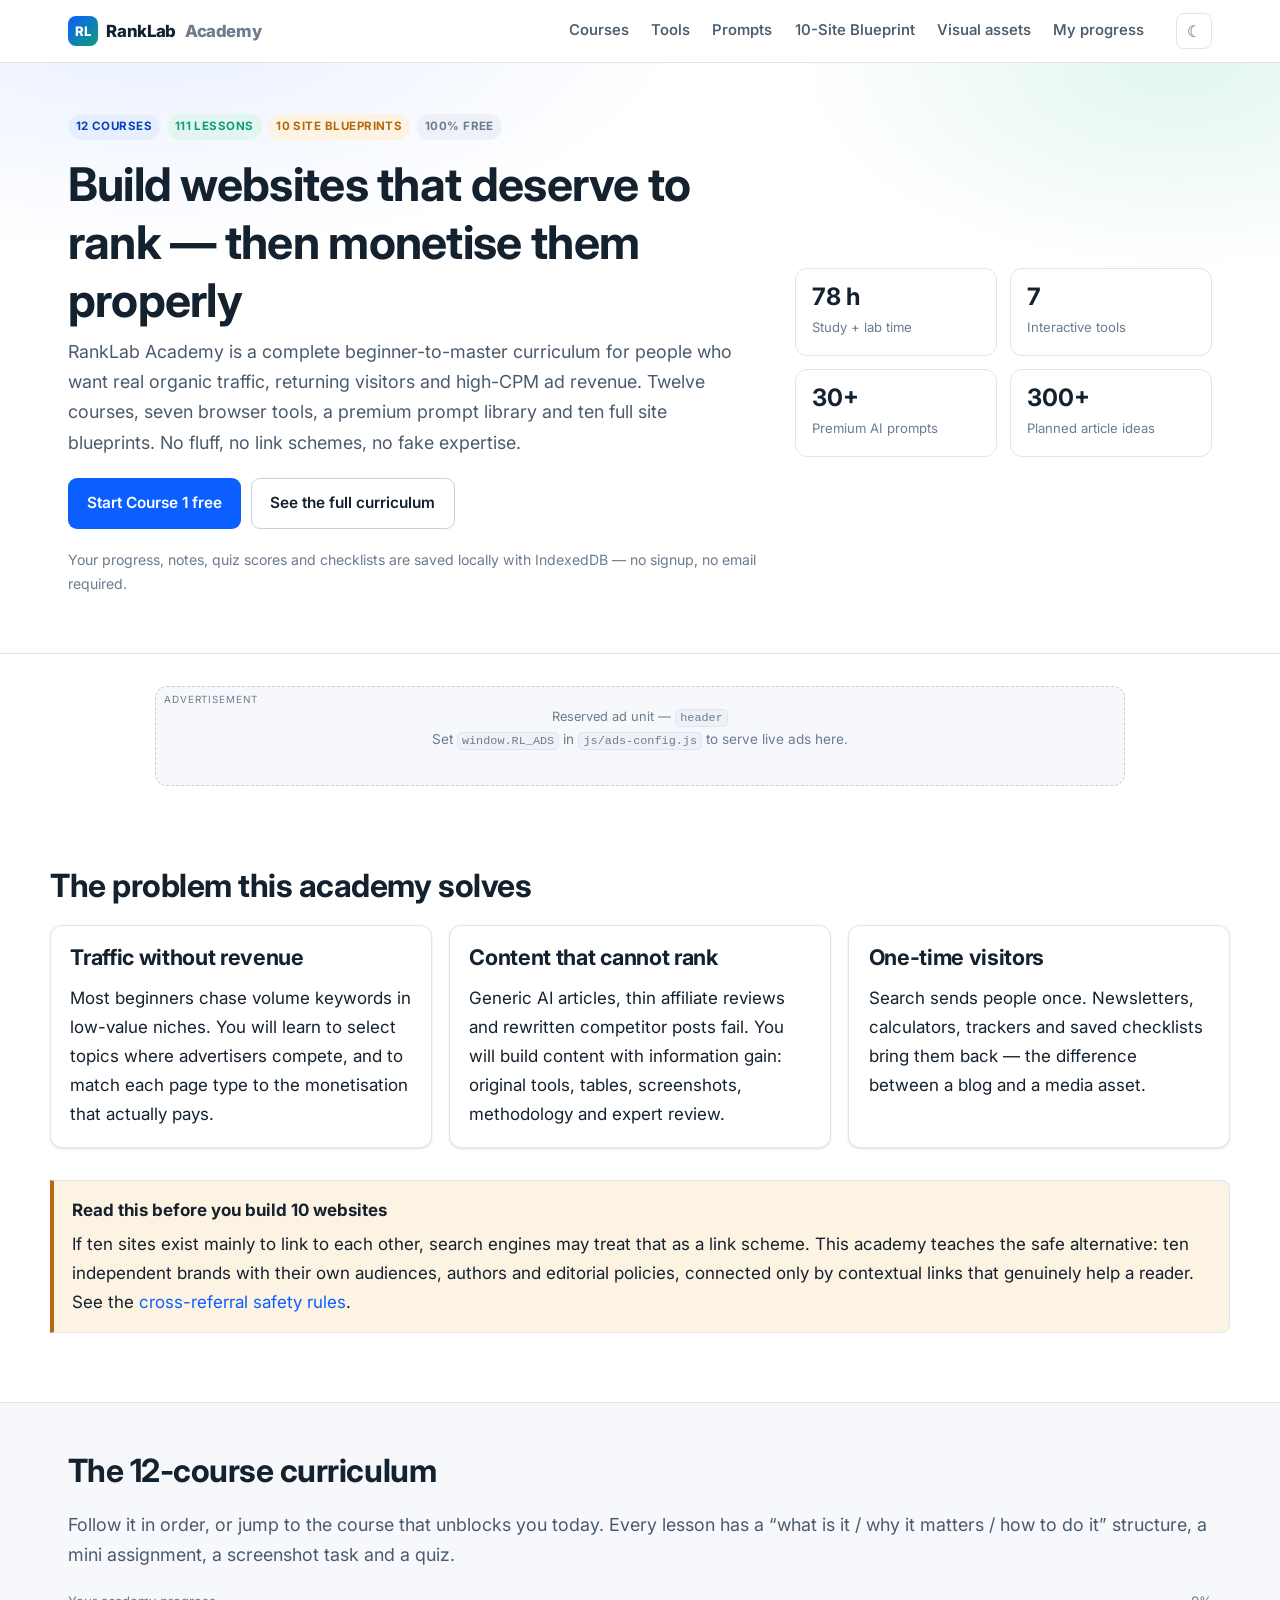
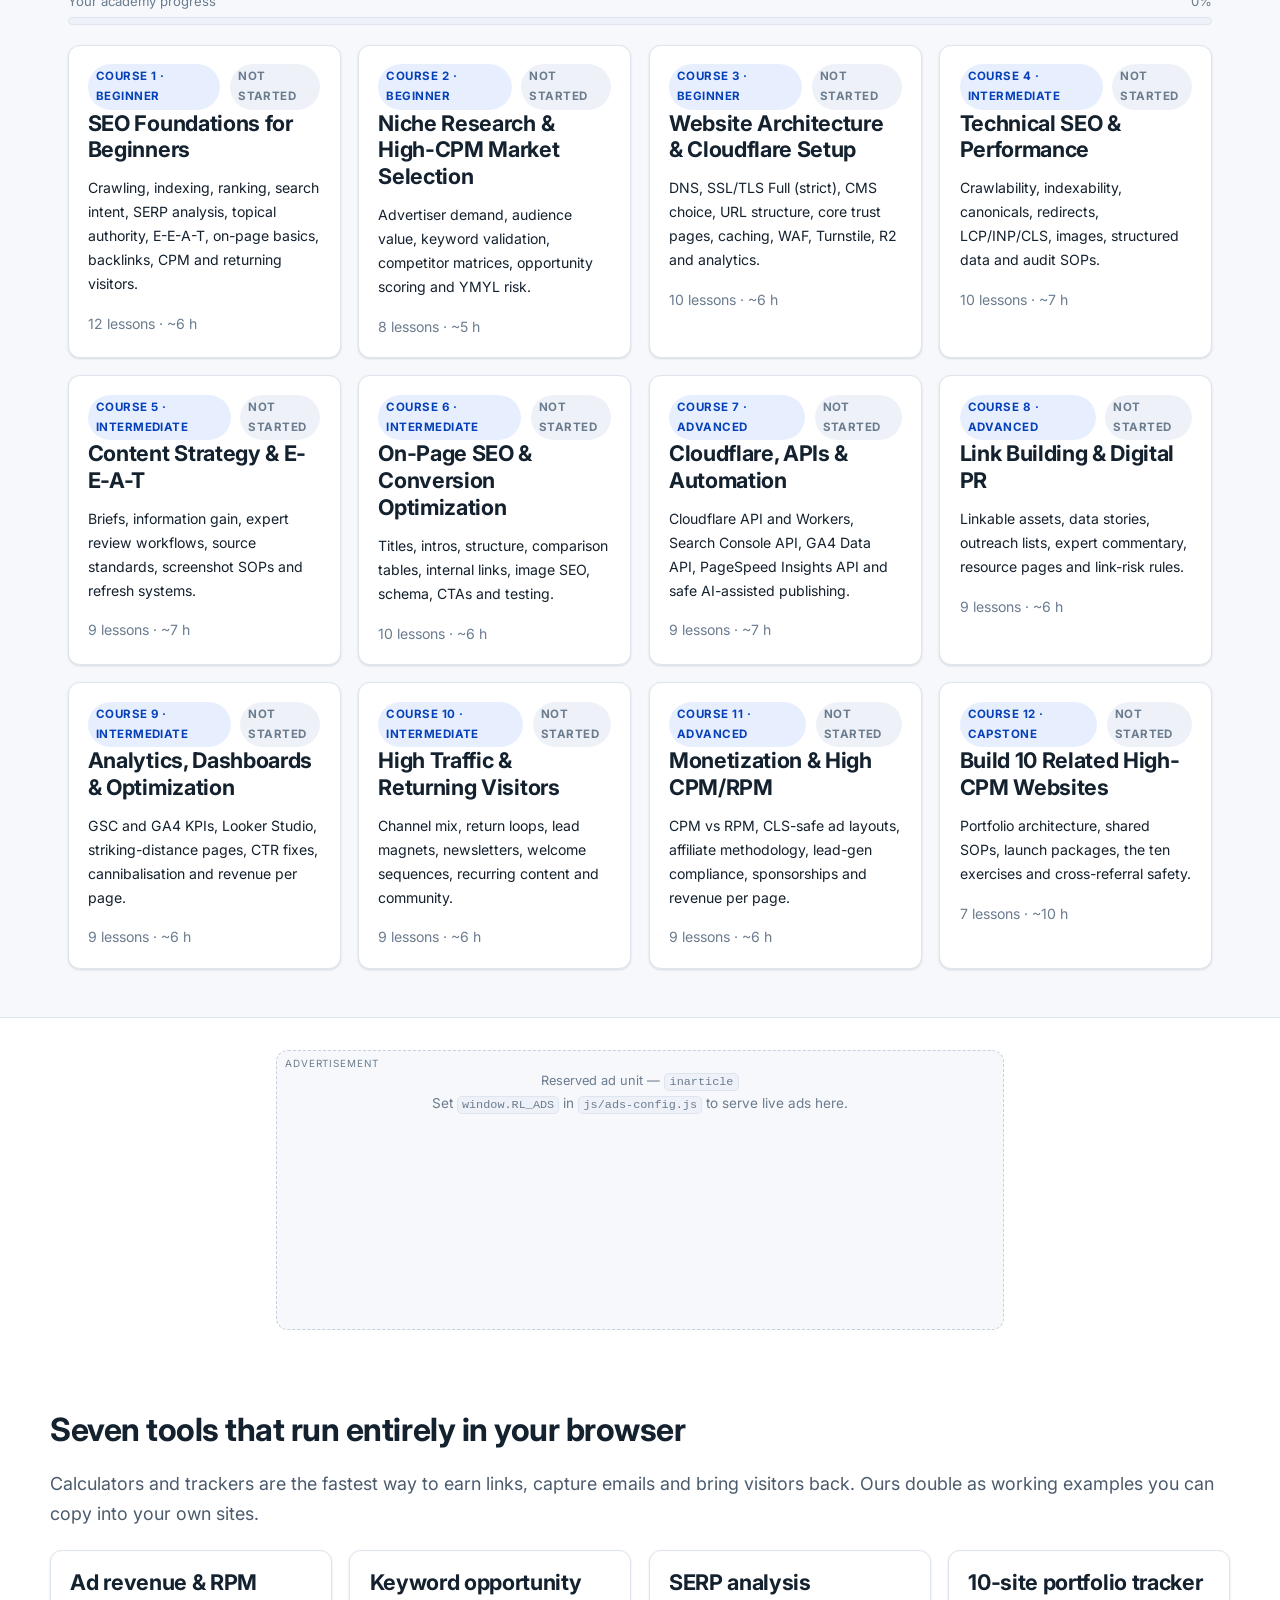
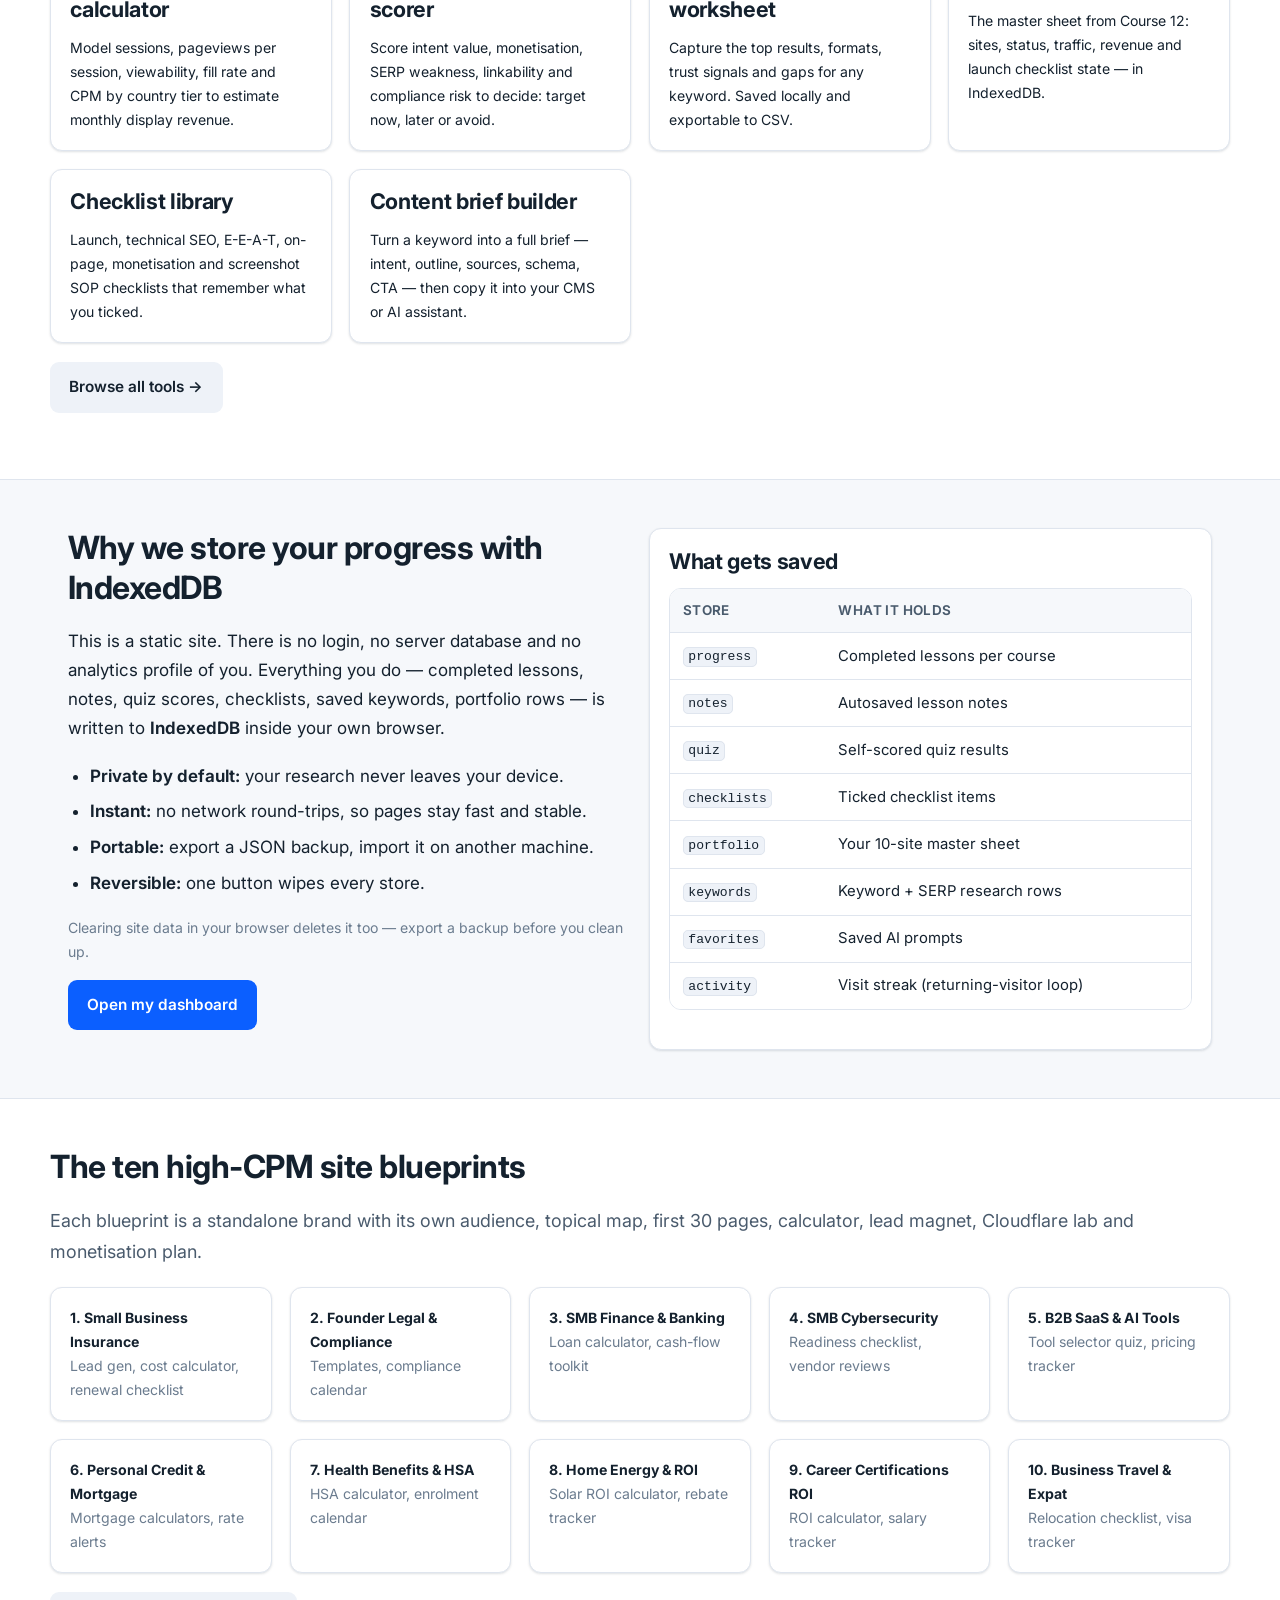
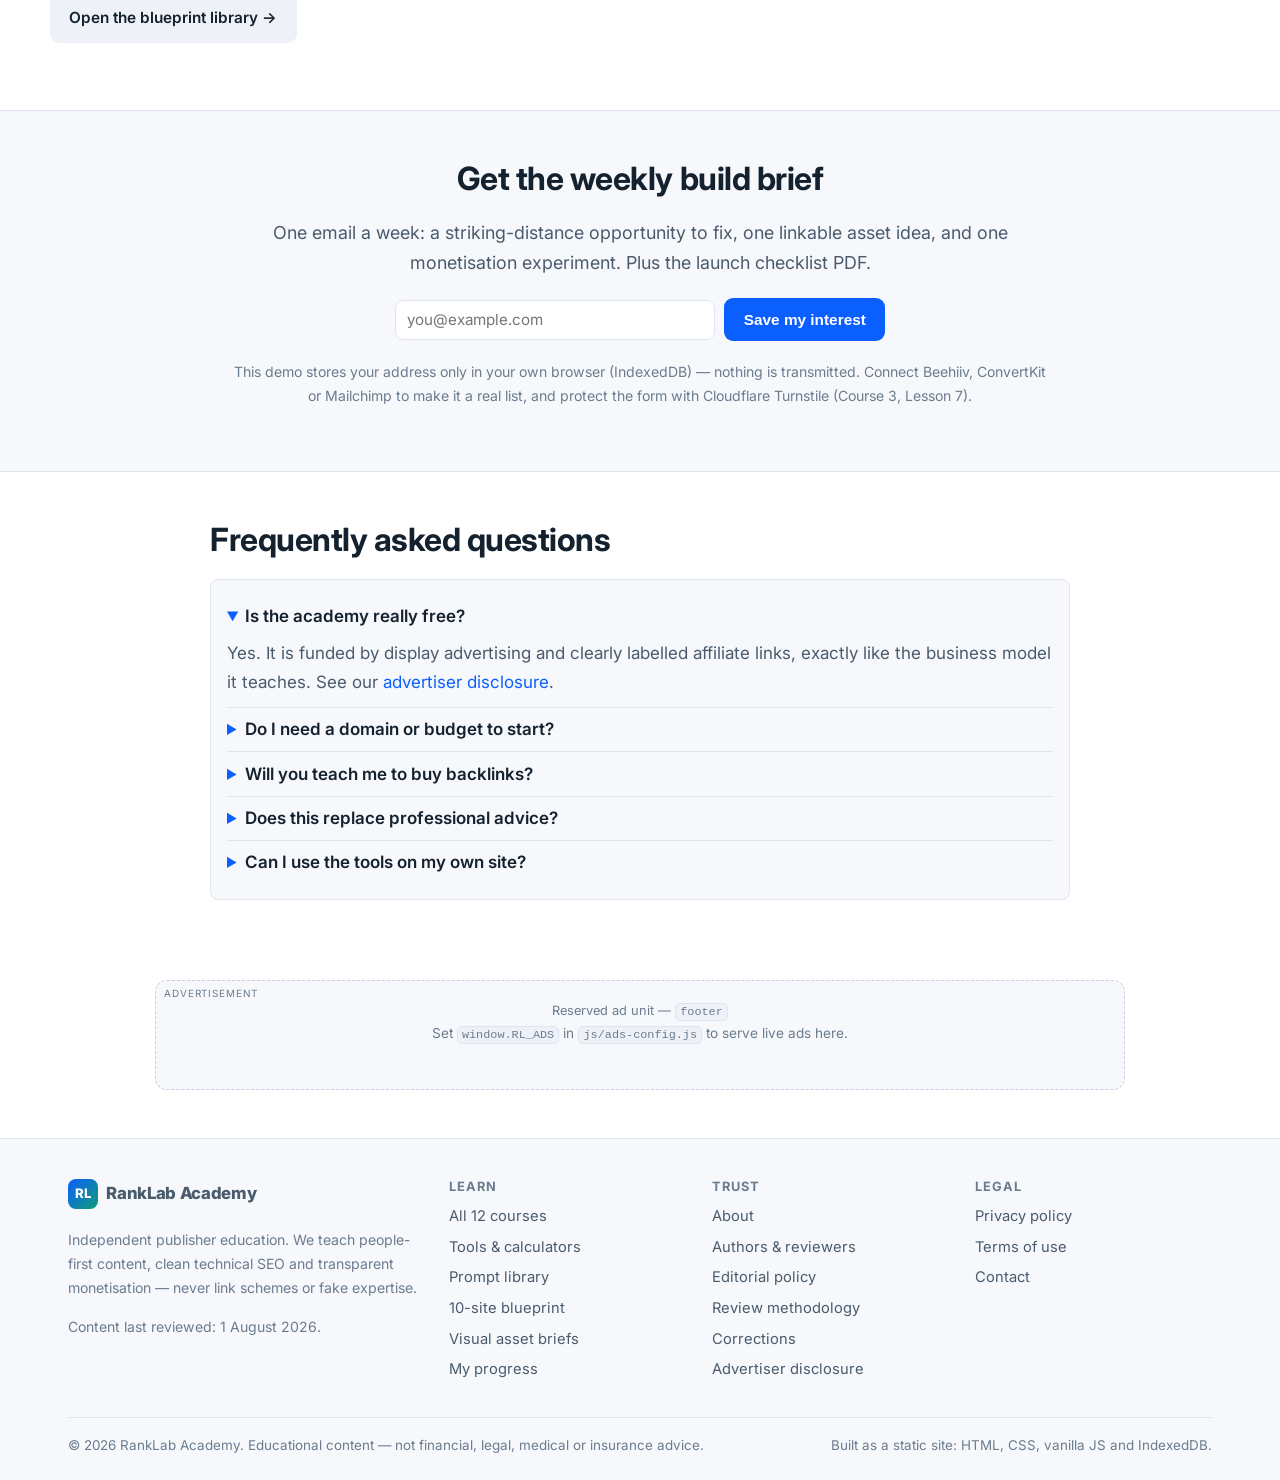
<file: index.html>
<!DOCTYPE html>
<html lang="en" data-theme="light">
<head>
<meta charset="utf-8">
<meta name="viewport" content="width=device-width, initial-scale=1">
<title>RankLab Academy: Build, Rank &amp; Monetise High-CPM Websites (Free 12-Course Series)</title>
<meta name="description" content="A free, ad-supported 12-course academy that teaches beginners how to build real high-CPM websites: SEO foundations, Cloudflare setup, technical SEO, E-E-A-T content, link building, analytics, retention and AdSense/affiliate monetisation. Progress saves in your browser with IndexedDB.">
<link rel="canonical" href="index.html">
<meta name="robots" content="index, follow, max-image-preview:large, max-snippet:-1">
<meta property="og:type" content="website">
<meta property="og:title" content="RankLab Academy — Build, Rank &amp; Monetise High-CPM Websites">
<meta property="og:description" content="Twelve free courses, ten site blueprints, seven browser tools and a premium prompt library for publishers who want real traffic and real ad revenue.">
<meta property="og:url" content="https://ranklab-academy.pages.dev/">
<meta property="og:site_name" content="RankLab Academy">
<meta name="twitter:card" content="summary_large_image">
<link rel="icon" href="favicon.svg" type="image/svg+xml">
<link rel="manifest" href="manifest.webmanifest">
<link rel="preconnect" href="https://fonts.gstatic.com" crossorigin>
<link rel="stylesheet" href="https://fonts.googleapis.com/css2?family=Inter:wght@400;500;600;700;800&display=swap" media="print" onload="this.media='all'">
<link rel="stylesheet" href="css/style.css">
<script src="js/ads-config.js" defer></script>
<script src="js/db.js" defer></script>
<script src="js/app.js" defer></script>
<script src="js/hub.js" defer></script>
<script type="application/ld+json">
{
  "@context": "https://schema.org",
  "@graph": [
    {
      "@type": "EducationalOrganization",
      "@id": "https://ranklab-academy.pages.dev/#org",
      "name": "RankLab Academy",
      "url": "https://ranklab-academy.pages.dev/",
      "description": "Free, ad-supported publisher education: SEO, Cloudflare infrastructure, content quality, analytics and high-CPM monetisation.",
      "sameAs": []
    },
    {
      "@type": "WebSite",
      "@id": "https://ranklab-academy.pages.dev/#website",
      "url": "https://ranklab-academy.pages.dev/",
      "name": "RankLab Academy",
      "publisher": { "@id": "https://ranklab-academy.pages.dev/#org" },
      "inLanguage": "en"
    },
    {
      "@type": "ItemList",
      "name": "SEO + High-Traffic + High-CPM Website Mastery — 12 course series",
      "itemListOrder": "https://schema.org/ItemListOrderAscending",
      "numberOfItems": 12,
      "itemListElement": [
        { "@type": "ListItem", "position": 1, "name": "SEO Foundations for Beginners", "url": "https://ranklab-academy.pages.dev/courses/seo-foundations.html" },
        { "@type": "ListItem", "position": 2, "name": "Niche Research and High-CPM Market Selection", "url": "https://ranklab-academy.pages.dev/courses/niche-research-high-cpm.html" },
        { "@type": "ListItem", "position": 3, "name": "Website Architecture and Cloudflare Setup", "url": "https://ranklab-academy.pages.dev/courses/website-architecture-cloudflare.html" },
        { "@type": "ListItem", "position": 4, "name": "Technical SEO and Performance", "url": "https://ranklab-academy.pages.dev/courses/technical-seo-performance.html" },
        { "@type": "ListItem", "position": 5, "name": "Content Strategy and E-E-A-T", "url": "https://ranklab-academy.pages.dev/courses/content-strategy-eeat.html" },
        { "@type": "ListItem", "position": 6, "name": "On-Page SEO and Conversion Optimization", "url": "https://ranklab-academy.pages.dev/courses/on-page-seo-cro.html" },
        { "@type": "ListItem", "position": 7, "name": "Cloudflare, APIs, and Automation for SEO", "url": "https://ranklab-academy.pages.dev/courses/cloudflare-apis-automation.html" },
        { "@type": "ListItem", "position": 8, "name": "Link Building and Digital PR", "url": "https://ranklab-academy.pages.dev/courses/link-building-digital-pr.html" },
        { "@type": "ListItem", "position": 9, "name": "Analytics, Dashboards, and SEO Optimization", "url": "https://ranklab-academy.pages.dev/courses/analytics-dashboards.html" },
        { "@type": "ListItem", "position": 10, "name": "High Traffic and Returning Visitors", "url": "https://ranklab-academy.pages.dev/courses/traffic-returning-visitors.html" },
        { "@type": "ListItem", "position": 11, "name": "Monetization and High CPM/RPM", "url": "https://ranklab-academy.pages.dev/courses/monetization-cpm-rpm.html" },
        { "@type": "ListItem", "position": 12, "name": "Capstone: Build 10 Related High-CPM Websites", "url": "https://ranklab-academy.pages.dev/courses/capstone-10-websites.html" }
      ]
    },
    {
      "@type": "FAQPage",
      "mainEntity": [
        {
          "@type": "Question",
          "name": "Is RankLab Academy free?",
          "acceptedAnswer": { "@type": "Answer", "text": "Yes. Every course, tool, checklist and prompt is free to use. The academy is funded by display advertising and clearly disclosed affiliate relationships." }
        },
        {
          "@type": "Question",
          "name": "Where is my course progress stored?",
          "acceptedAnswer": { "@type": "Answer", "text": "In your own browser, using IndexedDB. There is no account and no server database. You can export a JSON backup or wipe everything from the dashboard at any time." }
        },
        {
          "@type": "Question",
          "name": "Will this teach me to build a private blog network?",
          "acceptedAnswer": { "@type": "Answer", "text": "No. The curriculum explicitly rejects PBNs, link schemes, doorway pages, scaled low-quality content and fake expertise. It teaches a portfolio of independent brands with contextual cross-referrals only." }
        },
        {
          "@type": "Question",
          "name": "How long does the full academy take?",
          "acceptedAnswer": { "@type": "Answer", "text": "Roughly 78 hours of study and lab work across 12 courses and 111 lessons, plus the capstone build of your first site." }
        }
      ]
    }
  ]
}
</script>
</head>
<body>
<a class="skip-link" href="#main">Skip to content</a>

<header class="site-header">
  <div class="wrap header-inner">
    <a class="brand" href="index.html"><span class="brand-mark">RL</span> RankLab <span class="muted">Academy</span></a>
    <nav id="main-nav" class="main-nav" aria-label="Main">
      <a href="courses/index.html">Courses</a>
      <a href="tools/index.html">Tools</a>
      <a href="prompts/index.html">Prompts</a>
      <a href="blueprint/index.html">10-Site Blueprint</a>
      <a href="resources/visual-assets.html">Visual assets</a>
      <a href="dashboard.html">My progress</a>
    </nav>
    <div class="header-actions">
      <button id="theme-toggle" class="icon-btn" type="button" aria-label="Switch theme">☾</button>
      <button id="nav-toggle" class="icon-btn nav-toggle" type="button" aria-expanded="false" aria-controls="main-nav" aria-label="Open menu">☰</button>
    </div>
  </div>
</header>

<main id="main">

  <section class="hero">
    <div class="wrap hero-grid">
      <div>
        <p class="pill-row" style="margin-bottom:.9rem">
          <span class="badge">12 courses</span> <span class="badge badge-accent">111 lessons</span>
          <span class="badge badge-warn">10 site blueprints</span> <span class="badge badge-mute">100% free</span>
        </p>
        <h1>Build websites that deserve to rank — then monetise them properly</h1>
        <p class="lead">RankLab Academy is a complete beginner-to-master curriculum for people who want real organic traffic, returning visitors and high-CPM ad revenue. Twelve courses, seven browser tools, a premium prompt library and ten full site blueprints. No fluff, no link schemes, no fake expertise.</p>
        <div class="btn-row">
          <a class="btn" href="courses/seo-foundations.html">Start Course 1 free</a>
          <a class="btn btn-outline" href="courses/index.html">See the full curriculum</a>
        </div>
        <p class="text-sm muted mt-2">Your progress, notes, quiz scores and checklists are saved locally with IndexedDB — no signup, no email required.</p>
      </div>
      <div class="stat-grid" aria-label="Academy at a glance">
        <div class="stat"><b>78 h</b><span>Study + lab time</span></div>
        <div class="stat"><b>7</b><span>Interactive tools</span></div>
        <div class="stat"><b>30+</b><span>Premium AI prompts</span></div>
        <div class="stat"><b>300+</b><span>Planned article ideas</span></div>
      </div>
    </div>
  </section>

  <div class="wrap">
    <aside class="ad-slot ad-leaderboard" data-ad="header" data-ad-format="horizontal" aria-label="Advertisement"><div class="ad-inner"></div></aside>
  </div>

  <div class="wrap">
    <div id="resume-banner" class="callout callout-tip" hidden>
      <strong class="callout-title">Welcome back 👋</strong>
      <p class="mb-0">Continue where you stopped: <a href="#" data-resume-link>your last lesson</a>. You have visited on <b data-days>0</b> days — current streak <b data-streak>0</b>.</p>
    </div>
  </div>

  <section class="section wrap">
    <h2 class="mt-0">The problem this academy solves</h2>
    <div class="grid grid-3">
      <article class="card">
        <h3>Traffic without revenue</h3>
        <p>Most beginners chase volume keywords in low-value niches. You will learn to select topics where advertisers compete, and to match each page type to the monetisation that actually pays.</p>
      </article>
      <article class="card">
        <h3>Content that cannot rank</h3>
        <p>Generic AI articles, thin affiliate reviews and rewritten competitor posts fail. You will build content with information gain: original tools, tables, screenshots, methodology and expert review.</p>
      </article>
      <article class="card">
        <h3>One-time visitors</h3>
        <p>Search sends people once. Newsletters, calculators, trackers and saved checklists bring them back — the difference between a blog and a media asset.</p>
      </article>
    </div>

    <div class="callout callout-warn mt-3">
      <strong class="callout-title">Read this before you build 10 websites</strong>
      <p class="mb-0">If ten sites exist mainly to link to each other, search engines may treat that as a link scheme. This academy teaches the safe alternative: ten independent brands with their own audiences, authors and editorial policies, connected only by contextual links that genuinely help a reader. See the <a href="blueprint/index.html#cross-referral">cross-referral safety rules</a>.</p>
    </div>
  </section>

  <section class="section section-alt" id="curriculum">
    <div class="wrap">
      <h2 class="mt-0">The 12-course curriculum</h2>
      <p class="lead">Follow it in order, or jump to the course that unblocks you today. Every lesson has a “what is it / why it matters / how to do it” structure, a mini assignment, a screenshot task and a quiz.</p>
      <div class="progress-label"><span>Your academy progress</span><span data-academy-pct>0%</span></div>
      <div class="progress mb-2" data-academy-bar><i></i></div>

      <div class="grid grid-3">
        <a class="card card-link" href="courses/seo-foundations.html" data-course-card="course-01" data-lessons="12">
          <div class="card-head"><span class="badge">Course 1 · Beginner</span> <span data-card-progress></span></div>
          <h3>SEO Foundations for Beginners</h3>
          <p class="text-sm">Crawling, indexing, ranking, search intent, SERP analysis, topical authority, E-E-A-T, on-page basics, backlinks, CPM and returning visitors.</p>
          <p class="text-sm muted mb-0">12 lessons · ~6 h</p>
        </a>
        <a class="card card-link" href="courses/niche-research-high-cpm.html" data-course-card="course-02" data-lessons="8">
          <div class="card-head"><span class="badge">Course 2 · Beginner</span> <span data-card-progress></span></div>
          <h3>Niche Research &amp; High-CPM Market Selection</h3>
          <p class="text-sm">Advertiser demand, audience value, keyword validation, competitor matrices, opportunity scoring and YMYL risk.</p>
          <p class="text-sm muted mb-0">8 lessons · ~5 h</p>
        </a>
        <a class="card card-link" href="courses/website-architecture-cloudflare.html" data-course-card="course-03" data-lessons="10">
          <div class="card-head"><span class="badge">Course 3 · Beginner</span> <span data-card-progress></span></div>
          <h3>Website Architecture &amp; Cloudflare Setup</h3>
          <p class="text-sm">DNS, SSL/TLS Full (strict), CMS choice, URL structure, core trust pages, caching, WAF, Turnstile, R2 and analytics.</p>
          <p class="text-sm muted mb-0">10 lessons · ~6 h</p>
        </a>
        <a class="card card-link" href="courses/technical-seo-performance.html" data-course-card="course-04" data-lessons="10">
          <div class="card-head"><span class="badge">Course 4 · Intermediate</span> <span data-card-progress></span></div>
          <h3>Technical SEO &amp; Performance</h3>
          <p class="text-sm">Crawlability, indexability, canonicals, redirects, LCP/INP/CLS, images, structured data and audit SOPs.</p>
          <p class="text-sm muted mb-0">10 lessons · ~7 h</p>
        </a>
        <a class="card card-link" href="courses/content-strategy-eeat.html" data-course-card="course-05" data-lessons="9">
          <div class="card-head"><span class="badge">Course 5 · Intermediate</span> <span data-card-progress></span></div>
          <h3>Content Strategy &amp; E-E-A-T</h3>
          <p class="text-sm">Briefs, information gain, expert review workflows, source standards, screenshot SOPs and refresh systems.</p>
          <p class="text-sm muted mb-0">9 lessons · ~7 h</p>
        </a>
        <a class="card card-link" href="courses/on-page-seo-cro.html" data-course-card="course-06" data-lessons="10">
          <div class="card-head"><span class="badge">Course 6 · Intermediate</span> <span data-card-progress></span></div>
          <h3>On-Page SEO &amp; Conversion Optimization</h3>
          <p class="text-sm">Titles, intros, structure, comparison tables, internal links, image SEO, schema, CTAs and testing.</p>
          <p class="text-sm muted mb-0">10 lessons · ~6 h</p>
        </a>
        <a class="card card-link" href="courses/cloudflare-apis-automation.html" data-course-card="course-07" data-lessons="9">
          <div class="card-head"><span class="badge">Course 7 · Advanced</span> <span data-card-progress></span></div>
          <h3>Cloudflare, APIs &amp; Automation</h3>
          <p class="text-sm">Cloudflare API and Workers, Search Console API, GA4 Data API, PageSpeed Insights API and safe AI-assisted publishing.</p>
          <p class="text-sm muted mb-0">9 lessons · ~7 h</p>
        </a>
        <a class="card card-link" href="courses/link-building-digital-pr.html" data-course-card="course-08" data-lessons="9">
          <div class="card-head"><span class="badge">Course 8 · Advanced</span> <span data-card-progress></span></div>
          <h3>Link Building &amp; Digital PR</h3>
          <p class="text-sm">Linkable assets, data stories, outreach lists, expert commentary, resource pages and link-risk rules.</p>
          <p class="text-sm muted mb-0">9 lessons · ~6 h</p>
        </a>
        <a class="card card-link" href="courses/analytics-dashboards.html" data-course-card="course-09" data-lessons="9">
          <div class="card-head"><span class="badge">Course 9 · Intermediate</span> <span data-card-progress></span></div>
          <h3>Analytics, Dashboards &amp; Optimization</h3>
          <p class="text-sm">GSC and GA4 KPIs, Looker Studio, striking-distance pages, CTR fixes, cannibalisation and revenue per page.</p>
          <p class="text-sm muted mb-0">9 lessons · ~6 h</p>
        </a>
        <a class="card card-link" href="courses/traffic-returning-visitors.html" data-course-card="course-10" data-lessons="9">
          <div class="card-head"><span class="badge">Course 10 · Intermediate</span> <span data-card-progress></span></div>
          <h3>High Traffic &amp; Returning Visitors</h3>
          <p class="text-sm">Channel mix, return loops, lead magnets, newsletters, welcome sequences, recurring content and community.</p>
          <p class="text-sm muted mb-0">9 lessons · ~6 h</p>
        </a>
        <a class="card card-link" href="courses/monetization-cpm-rpm.html" data-course-card="course-11" data-lessons="9">
          <div class="card-head"><span class="badge">Course 11 · Advanced</span> <span data-card-progress></span></div>
          <h3>Monetization &amp; High CPM/RPM</h3>
          <p class="text-sm">CPM vs RPM, CLS-safe ad layouts, affiliate methodology, lead-gen compliance, sponsorships and revenue per page.</p>
          <p class="text-sm muted mb-0">9 lessons · ~6 h</p>
        </a>
        <a class="card card-link" href="courses/capstone-10-websites.html" data-course-card="course-12" data-lessons="7">
          <div class="card-head"><span class="badge">Course 12 · Capstone</span> <span data-card-progress></span></div>
          <h3>Build 10 Related High-CPM Websites</h3>
          <p class="text-sm">Portfolio architecture, shared SOPs, launch packages, the ten exercises and cross-referral safety.</p>
          <p class="text-sm muted mb-0">7 lessons · ~10 h</p>
        </a>
      </div>
    </div>
  </section>

  <div class="wrap">
    <aside class="ad-slot ad-inarticle" data-ad="inarticle" aria-label="Advertisement"><div class="ad-inner"></div></aside>
  </div>

  <section class="section wrap" id="tools">
    <h2 class="mt-0">Seven tools that run entirely in your browser</h2>
    <p class="lead">Calculators and trackers are the fastest way to earn links, capture emails and bring visitors back. Ours double as working examples you can copy into your own sites.</p>
    <div class="grid grid-3">
      <a class="card card-link" href="tools/revenue-rpm-calculator.html"><h3>Ad revenue &amp; RPM calculator</h3><p class="text-sm mb-0">Model sessions, pageviews per session, viewability, fill rate and CPM by country tier to estimate monthly display revenue.</p></a>
      <a class="card card-link" href="tools/keyword-opportunity-scorer.html"><h3>Keyword opportunity scorer</h3><p class="text-sm mb-0">Score intent value, monetisation, SERP weakness, linkability and compliance risk to decide: target now, later or avoid.</p></a>
      <a class="card card-link" href="tools/serp-analysis-worksheet.html"><h3>SERP analysis worksheet</h3><p class="text-sm mb-0">Capture the top results, formats, trust signals and gaps for any keyword. Saved locally and exportable to CSV.</p></a>
      <a class="card card-link" href="tools/portfolio-tracker.html"><h3>10-site portfolio tracker</h3><p class="text-sm mb-0">The master sheet from Course 12: sites, status, traffic, revenue and launch checklist state — in IndexedDB.</p></a>
      <a class="card card-link" href="tools/checklists.html"><h3>Checklist library</h3><p class="text-sm mb-0">Launch, technical SEO, E-E-A-T, on-page, monetisation and screenshot SOP checklists that remember what you ticked.</p></a>
      <a class="card card-link" href="tools/content-brief-builder.html"><h3>Content brief builder</h3><p class="text-sm mb-0">Turn a keyword into a full brief — intent, outline, sources, schema, CTA — then copy it into your CMS or AI assistant.</p></a>
    </div>
    <p class="mt-2"><a class="btn btn-ghost" href="tools/index.html">Browse all tools →</a></p>
  </section>

  <section class="section section-alt">
    <div class="wrap grid grid-2">
      <div>
        <h2 class="mt-0">Why we store your progress with IndexedDB</h2>
        <p>This is a static site. There is no login, no server database and no analytics profile of you. Everything you do — completed lessons, notes, quiz scores, checklists, saved keywords, portfolio rows — is written to <strong>IndexedDB</strong> inside your own browser.</p>
        <ul>
          <li><strong>Private by default:</strong> your research never leaves your device.</li>
          <li><strong>Instant:</strong> no network round-trips, so pages stay fast and stable.</li>
          <li><strong>Portable:</strong> export a JSON backup, import it on another machine.</li>
          <li><strong>Reversible:</strong> one button wipes every store.</li>
        </ul>
        <p class="text-sm muted">Clearing site data in your browser deletes it too — export a backup before you clean up.</p>
        <a class="btn" href="dashboard.html">Open my dashboard</a>
      </div>
      <div class="card">
        <h3 class="mt-0">What gets saved</h3>
        <div class="table-wrap">
          <table>
            <thead><tr><th>Store</th><th>What it holds</th></tr></thead>
            <tbody>
              <tr><td><code>progress</code></td><td>Completed lessons per course</td></tr>
              <tr><td><code>notes</code></td><td>Autosaved lesson notes</td></tr>
              <tr><td><code>quiz</code></td><td>Self-scored quiz results</td></tr>
              <tr><td><code>checklists</code></td><td>Ticked checklist items</td></tr>
              <tr><td><code>portfolio</code></td><td>Your 10-site master sheet</td></tr>
              <tr><td><code>keywords</code></td><td>Keyword + SERP research rows</td></tr>
              <tr><td><code>favorites</code></td><td>Saved AI prompts</td></tr>
              <tr><td><code>activity</code></td><td>Visit streak (returning-visitor loop)</td></tr>
            </tbody>
          </table>
        </div>
      </div>
    </div>
  </section>

  <section class="section wrap">
    <h2 class="mt-0">The ten high-CPM site blueprints</h2>
    <p class="lead">Each blueprint is a standalone brand with its own audience, topical map, first 30 pages, calculator, lead magnet, Cloudflare lab and monetisation plan.</p>
    <div class="grid grid-4 text-sm">
      <div class="card"><b>1. Small Business Insurance</b><p class="mb-0 muted">Lead gen, cost calculator, renewal checklist</p></div>
      <div class="card"><b>2. Founder Legal &amp; Compliance</b><p class="mb-0 muted">Templates, compliance calendar</p></div>
      <div class="card"><b>3. SMB Finance &amp; Banking</b><p class="mb-0 muted">Loan calculator, cash-flow toolkit</p></div>
      <div class="card"><b>4. SMB Cybersecurity</b><p class="mb-0 muted">Readiness checklist, vendor reviews</p></div>
      <div class="card"><b>5. B2B SaaS &amp; AI Tools</b><p class="mb-0 muted">Tool selector quiz, pricing tracker</p></div>
      <div class="card"><b>6. Personal Credit &amp; Mortgage</b><p class="mb-0 muted">Mortgage calculators, rate alerts</p></div>
      <div class="card"><b>7. Health Benefits &amp; HSA</b><p class="mb-0 muted">HSA calculator, enrolment calendar</p></div>
      <div class="card"><b>8. Home Energy &amp; ROI</b><p class="mb-0 muted">Solar ROI calculator, rebate tracker</p></div>
      <div class="card"><b>9. Career Certifications ROI</b><p class="mb-0 muted">ROI calculator, salary tracker</p></div>
      <div class="card"><b>10. Business Travel &amp; Expat</b><p class="mb-0 muted">Relocation checklist, visa tracker</p></div>
    </div>
    <p class="mt-2"><a class="btn btn-ghost" href="blueprint/index.html">Open the blueprint library →</a></p>
  </section>

  <section class="section section-alt" id="newsletter">
    <div class="wrap wrap-narrow center">
      <h2 class="mt-0">Get the weekly build brief</h2>
      <p class="lead">One email a week: a striking-distance opportunity to fix, one linkable asset idea, and one monetisation experiment. Plus the launch checklist PDF.</p>
      <form id="newsletter-form" class="flex" style="justify-content:center" novalidate>
        <label class="sr-only" for="nl-email">Email address</label>
        <input id="nl-email" type="email" placeholder="you@example.com" style="max-width:320px" required>
        <button class="btn" type="submit">Save my interest</button>
      </form>
      <p class="text-sm muted mt-2" id="nl-note">This demo stores your address only in your own browser (IndexedDB) — nothing is transmitted. Connect Beehiiv, ConvertKit or Mailchimp to make it a real list, and protect the form with Cloudflare Turnstile (Course 3, Lesson 7).</p>
    </div>
  </section>

  <section class="section wrap wrap-narrow" id="faq">
    <h2 class="mt-0">Frequently asked questions</h2>
    <div class="quiz">
      <details open><summary>Is the academy really free?</summary><p class="answer">Yes. It is funded by display advertising and clearly labelled affiliate links, exactly like the business model it teaches. See our <a href="advertiser-disclosure.html">advertiser disclosure</a>.</p></details>
      <details><summary>Do I need a domain or budget to start?</summary><p class="answer">No. Courses 1, 2, 5, 6, 9, 10 and 11 can be completed with free tools. You need a domain (roughly $10–15/yr) and a Cloudflare account (free tier) from Course 3 onwards.</p></details>
      <details><summary>Will you teach me to buy backlinks?</summary><p class="answer">No. Course 8 covers earned links only: original data, calculators, templates, expert commentary and digital PR. Paid links, PBNs and reciprocal rings are covered as risks to avoid.</p></details>
      <details><summary>Does this replace professional advice?</summary><p class="answer">No. Several blueprint niches are YMYL (finance, insurance, legal, health). We teach the editorial process — expert review, official sources, disclaimers — not the advice itself.</p></details>
      <details><summary>Can I use the tools on my own site?</summary><p class="answer">Yes. The calculators are plain HTML, CSS and JavaScript. Read the code, adapt it, and ship your own version as a linkable asset.</p></details>
    </div>
  </section>

  <div class="wrap">
    <aside class="ad-slot ad-footer" data-ad="footer" data-ad-format="horizontal" aria-label="Advertisement"><div class="ad-inner"></div></aside>
  </div>
</main>

<footer class="site-footer">
  <div class="wrap">
    <div class="footer-grid">
      <div>
        <a class="brand" href="index.html"><span class="brand-mark">RL</span> RankLab Academy</a>
        <p class="text-sm muted mt-2">Independent publisher education. We teach people-first content, clean technical SEO and transparent monetisation — never link schemes or fake expertise.</p>
        <p class="text-sm muted">Content last reviewed: <time datetime="2026-08-01">1 August 2026</time>.</p>
      </div>
      <div>
        <h3>Learn</h3>
        <ul>
          <li><a href="courses/index.html">All 12 courses</a></li>
          <li><a href="tools/index.html">Tools &amp; calculators</a></li>
          <li><a href="prompts/index.html">Prompt library</a></li>
          <li><a href="blueprint/index.html">10-site blueprint</a></li>
          <li><a href="resources/visual-assets.html">Visual asset briefs</a></li>
          <li><a href="dashboard.html">My progress</a></li>
        </ul>
      </div>
      <div>
        <h3>Trust</h3>
        <ul>
          <li><a href="about.html">About</a></li>
          <li><a href="authors.html">Authors &amp; reviewers</a></li>
          <li><a href="editorial-policy.html">Editorial policy</a></li>
          <li><a href="review-methodology.html">Review methodology</a></li>
          <li><a href="corrections.html">Corrections</a></li>
          <li><a href="advertiser-disclosure.html">Advertiser disclosure</a></li>
        </ul>
      </div>
      <div>
        <h3>Legal</h3>
        <ul>
          <li><a href="privacy-policy.html">Privacy policy</a></li>
          <li><a href="terms.html">Terms of use</a></li>
          <li><a href="contact.html">Contact</a></li>
        </ul>
      </div>
    </div>
    <div class="footer-bottom">
      <span>© <span data-year>2026</span> RankLab Academy. Educational content — not financial, legal, medical or insurance advice.</span>
      <span>Built as a static site: HTML, CSS, vanilla JS and IndexedDB.</span>
    </div>
  </div>
</footer>

<script src="js/newsletter.js" defer></script>
</body>
</html>
</file>
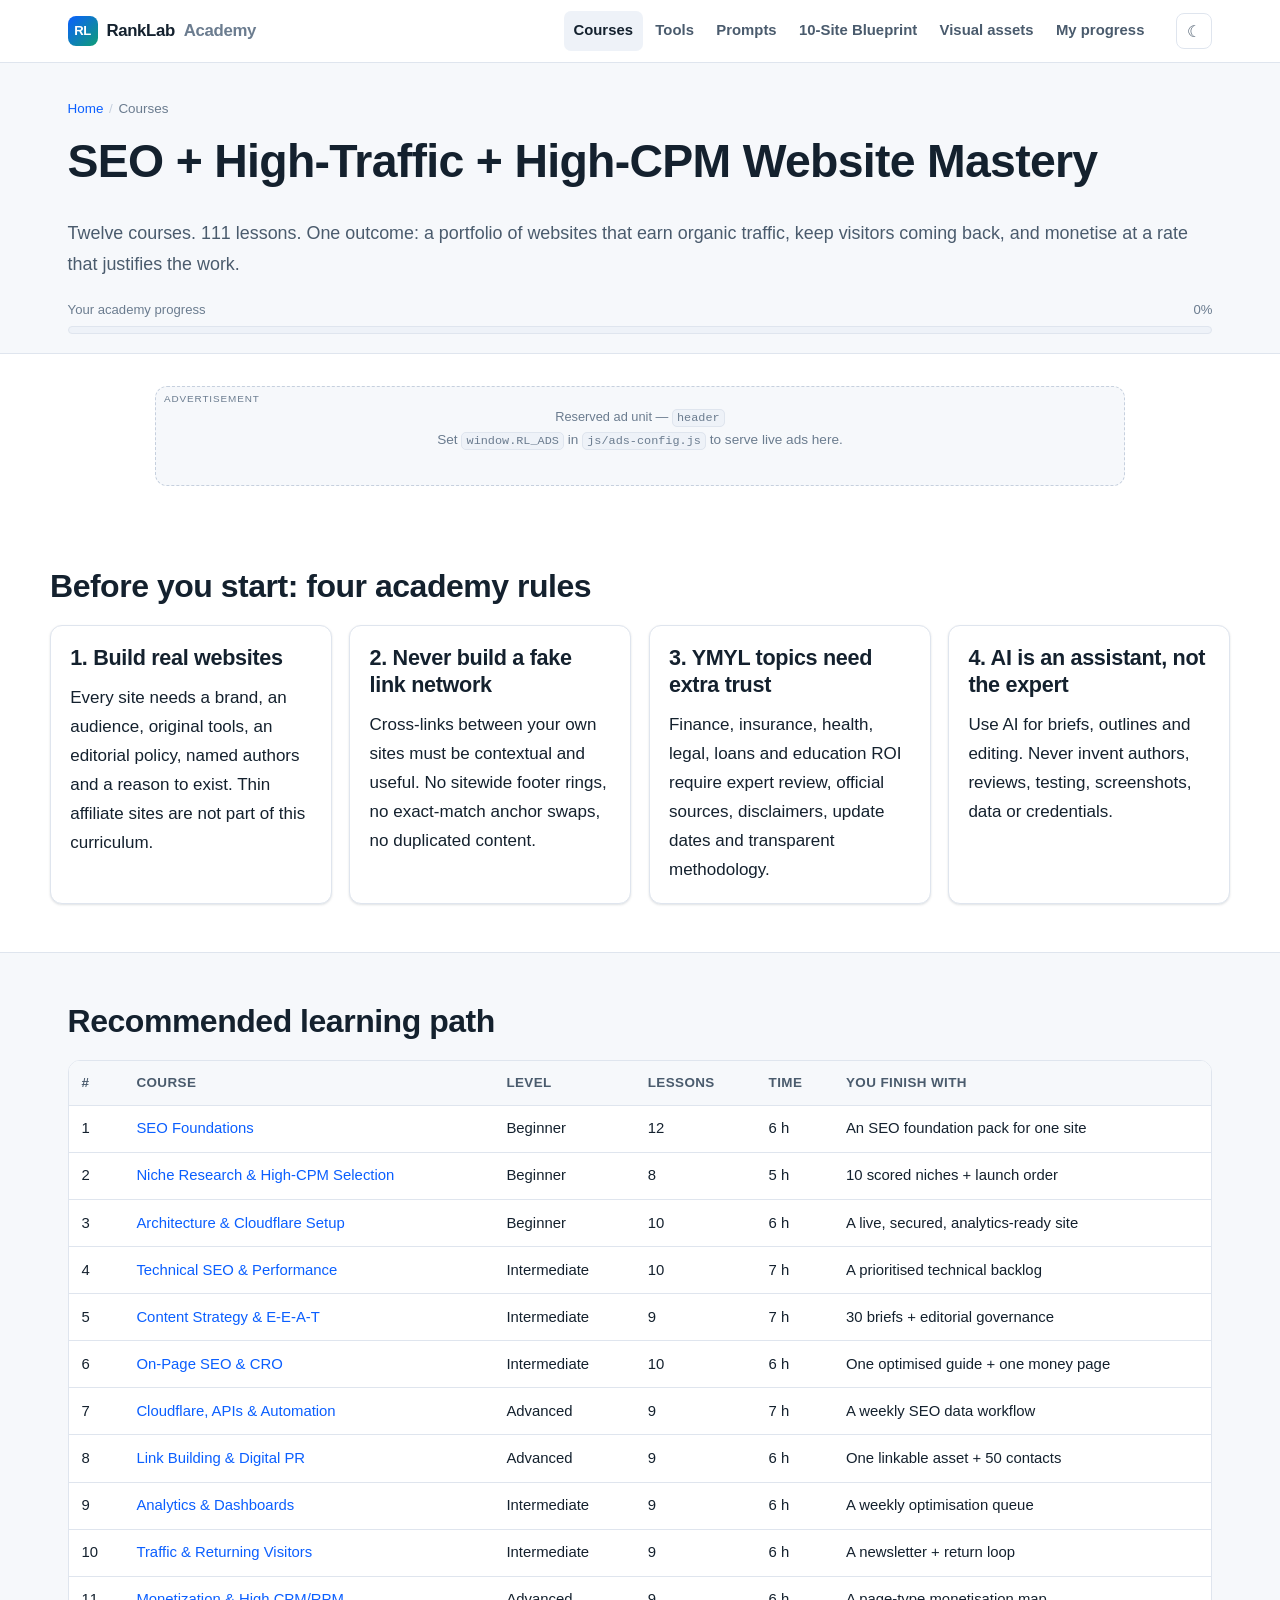
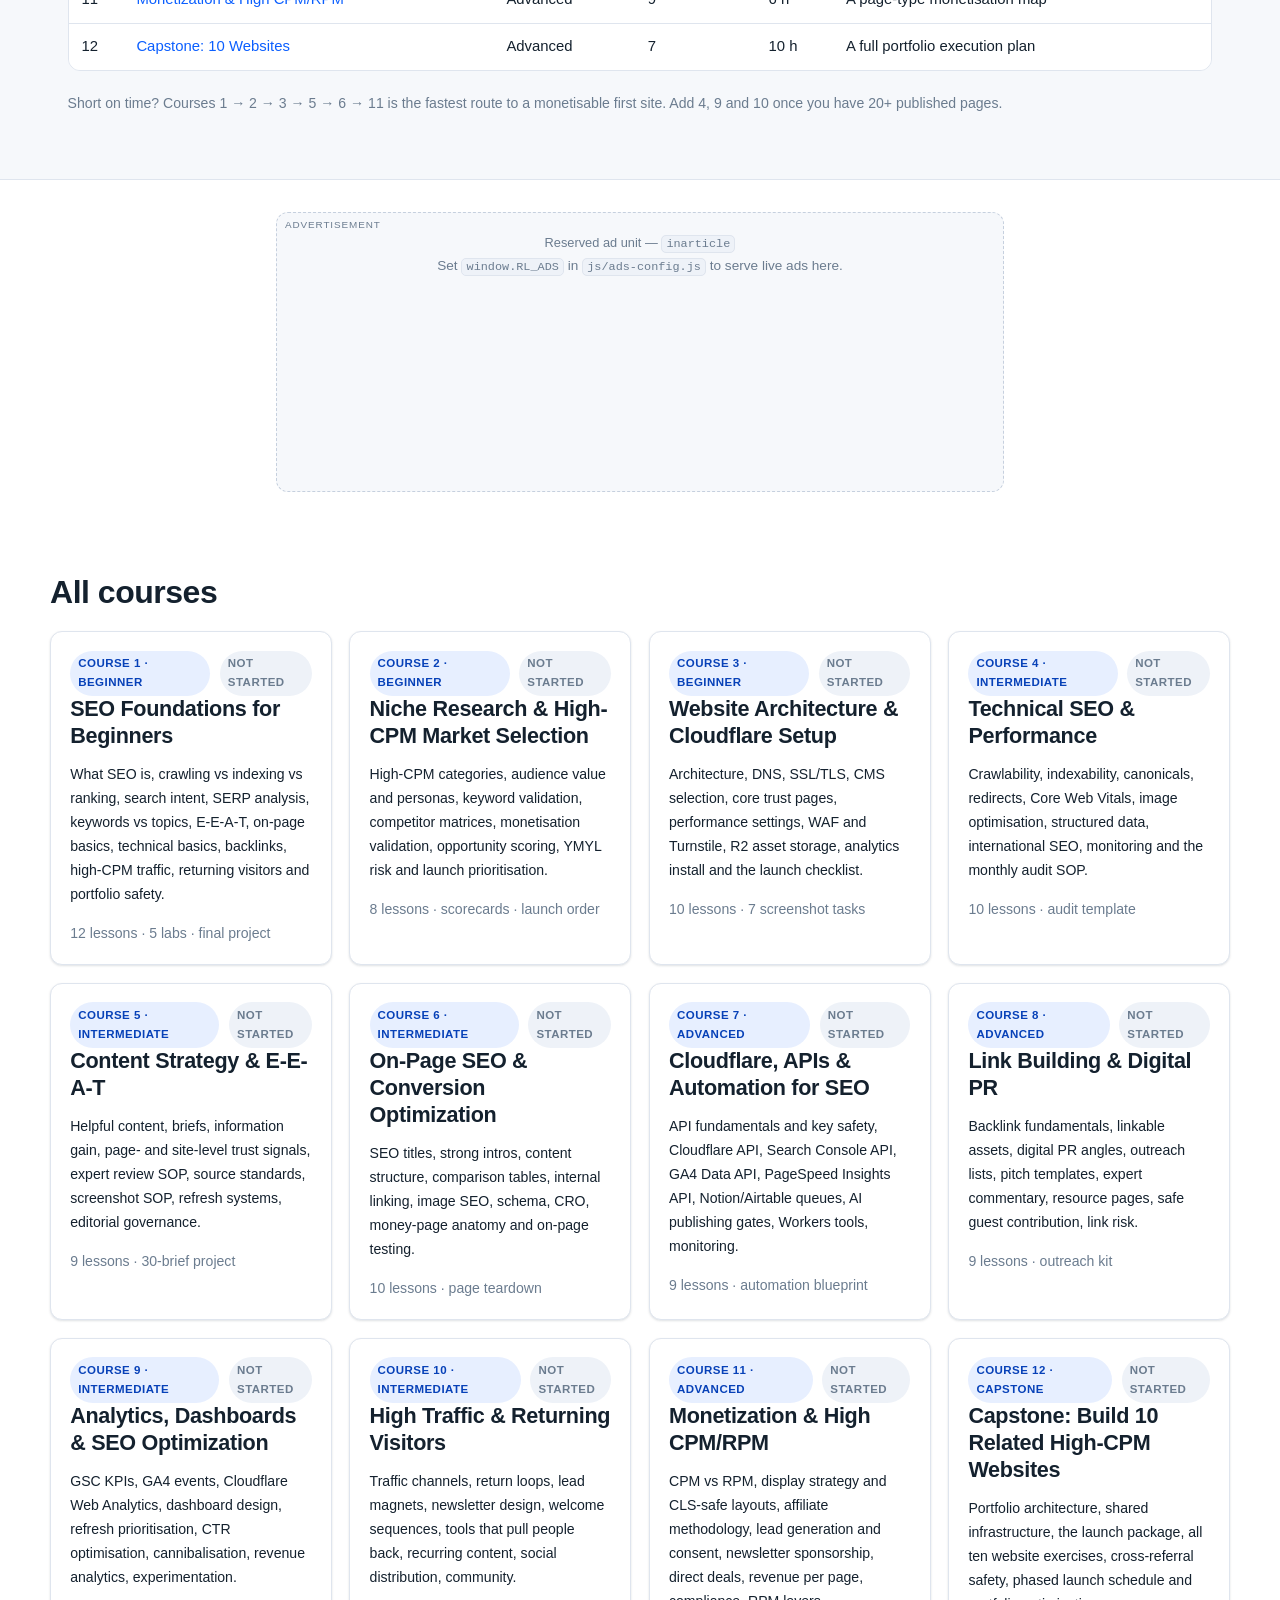
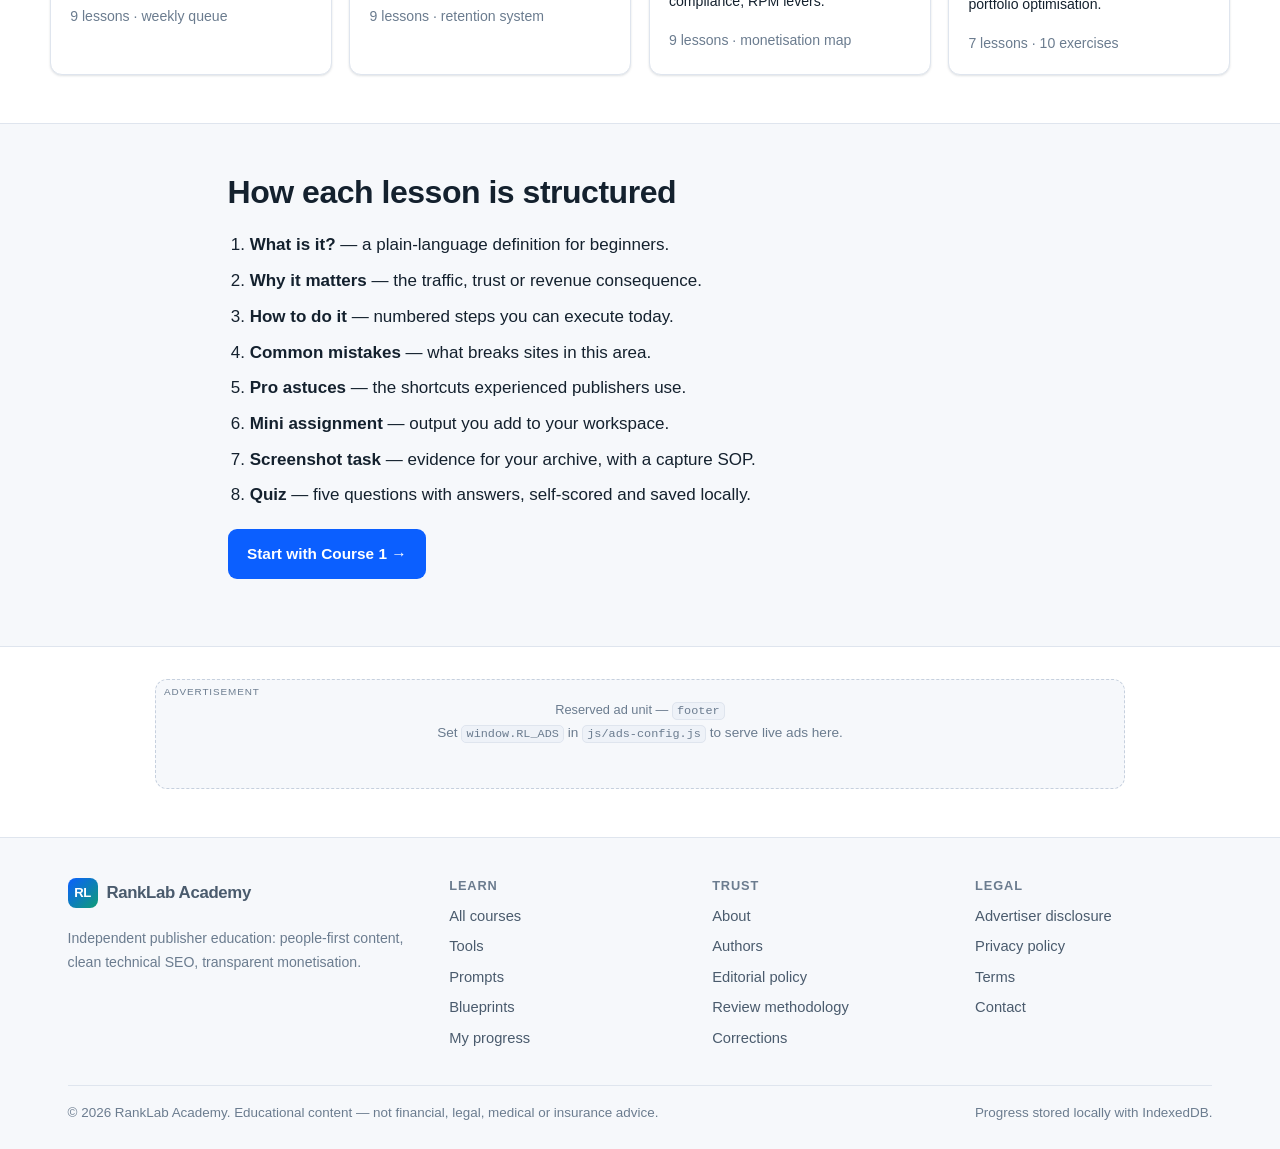
<file: courses/index.html>
<!DOCTYPE html>
<html lang="en" data-theme="light">
<head>
<meta charset="utf-8">
<meta name="viewport" content="width=device-width, initial-scale=1">
<title>The 12-Course Curriculum: SEO, Cloudflare, Content, Analytics &amp; High-CPM Monetisation</title>
<meta name="description" content="The complete RankLab Academy curriculum: 12 free courses and 111 lessons covering SEO foundations, niche research, Cloudflare setup, technical SEO, E-E-A-T content, on-page SEO, API automation, link building, analytics, retention and monetisation.">
<link rel="canonical" href="index.html">
<meta name="robots" content="index, follow, max-image-preview:large">
<meta property="og:type" content="website">
<meta property="og:title" content="The 12-Course Curriculum — RankLab Academy">
<meta property="og:description" content="111 lessons from SEO foundations to a 10-site high-CPM portfolio capstone. Free, with progress saved in your browser.">
<link rel="icon" href="../favicon.svg" type="image/svg+xml">
<link rel="stylesheet" href="../css/style.css">
<script src="../js/ads-config.js" defer></script>
<script src="../js/db.js" defer></script>
<script src="../js/app.js" defer></script>
<script src="../js/hub.js" defer></script>
<script type="application/ld+json">
{
  "@context": "https://schema.org",
  "@type": "BreadcrumbList",
  "itemListElement": [
    { "@type": "ListItem", "position": 1, "name": "Home", "item": "https://ranklab-academy.pages.dev/" },
    { "@type": "ListItem", "position": 2, "name": "Courses", "item": "https://ranklab-academy.pages.dev/courses/" }
  ]
}
</script>
</head>
<body>
<a class="skip-link" href="#main">Skip to content</a>

<header class="site-header">
  <div class="wrap header-inner">
    <a class="brand" href="../index.html"><span class="brand-mark">RL</span> RankLab <span class="muted">Academy</span></a>
    <nav id="main-nav" class="main-nav" aria-label="Main">
      <a href="index.html">Courses</a>
      <a href="../tools/index.html">Tools</a>
      <a href="../prompts/index.html">Prompts</a>
      <a href="../blueprint/index.html">10-Site Blueprint</a>
      <a href="../resources/visual-assets.html">Visual assets</a>
      <a href="../dashboard.html">My progress</a>
    </nav>
    <div class="header-actions">
      <button id="theme-toggle" class="icon-btn" type="button" aria-label="Switch theme">☾</button>
      <button id="nav-toggle" class="icon-btn nav-toggle" type="button" aria-expanded="false" aria-controls="main-nav" aria-label="Open menu">☰</button>
    </div>
  </div>
</header>

<main id="main">
<div class="page-head">
  <div class="wrap">
    <nav class="breadcrumbs" aria-label="Breadcrumb">
      <ol><li><a href="../index.html">Home</a></li><li>Courses</li></ol>
    </nav>
    <h1>SEO + High-Traffic + High-CPM Website Mastery</h1>
    <p class="lead">Twelve courses. 111 lessons. One outcome: a portfolio of websites that earn organic traffic, keep visitors coming back, and monetise at a rate that justifies the work.</p>
    <div class="progress-label"><span>Your academy progress</span><span data-academy-pct>0%</span></div>
    <div class="progress" data-academy-bar><i></i></div>
  </div>
</div>

<div class="wrap">
  <aside class="ad-slot ad-leaderboard" data-ad="header" data-ad-format="horizontal" aria-label="Advertisement"><div class="ad-inner"></div></aside>
  <div id="resume-banner" class="callout callout-tip" hidden>
    <strong class="callout-title">Resume your studies</strong>
    <p class="mb-0">Jump back to <a href="#" data-resume-link>your last lesson</a>. Visit streak: <b data-streak>0</b> day(s).</p>
  </div>
</div>

<section class="section wrap">
  <h2 class="mt-0">Before you start: four academy rules</h2>
  <div class="grid grid-2">
    <div class="card"><h3>1. Build real websites</h3><p class="mb-0">Every site needs a brand, an audience, original tools, an editorial policy, named authors and a reason to exist. Thin affiliate sites are not part of this curriculum.</p></div>
    <div class="card"><h3>2. Never build a fake link network</h3><p class="mb-0">Cross-links between your own sites must be contextual and useful. No sitewide footer rings, no exact-match anchor swaps, no duplicated content.</p></div>
    <div class="card"><h3>3. YMYL topics need extra trust</h3><p class="mb-0">Finance, insurance, health, legal, loans and education ROI require expert review, official sources, disclaimers, update dates and transparent methodology.</p></div>
    <div class="card"><h3>4. AI is an assistant, not the expert</h3><p class="mb-0">Use AI for briefs, outlines and editing. Never invent authors, reviews, testing, screenshots, data or credentials.</p></div>
  </div>
</section>

<section class="section section-alt">
  <div class="wrap">
    <h2 class="mt-0" id="path">Recommended learning path</h2>
    <div class="table-wrap">
      <table>
        <caption class="sr-only">Recommended order, skill level and time per course</caption>
        <thead><tr><th>#</th><th>Course</th><th>Level</th><th>Lessons</th><th>Time</th><th>You finish with</th></tr></thead>
        <tbody>
          <tr><td>1</td><td><a href="seo-foundations.html">SEO Foundations</a></td><td>Beginner</td><td>12</td><td>6 h</td><td>An SEO foundation pack for one site</td></tr>
          <tr><td>2</td><td><a href="niche-research-high-cpm.html">Niche Research &amp; High-CPM Selection</a></td><td>Beginner</td><td>8</td><td>5 h</td><td>10 scored niches + launch order</td></tr>
          <tr><td>3</td><td><a href="website-architecture-cloudflare.html">Architecture &amp; Cloudflare Setup</a></td><td>Beginner</td><td>10</td><td>6 h</td><td>A live, secured, analytics-ready site</td></tr>
          <tr><td>4</td><td><a href="technical-seo-performance.html">Technical SEO &amp; Performance</a></td><td>Intermediate</td><td>10</td><td>7 h</td><td>A prioritised technical backlog</td></tr>
          <tr><td>5</td><td><a href="content-strategy-eeat.html">Content Strategy &amp; E-E-A-T</a></td><td>Intermediate</td><td>9</td><td>7 h</td><td>30 briefs + editorial governance</td></tr>
          <tr><td>6</td><td><a href="on-page-seo-cro.html">On-Page SEO &amp; CRO</a></td><td>Intermediate</td><td>10</td><td>6 h</td><td>One optimised guide + one money page</td></tr>
          <tr><td>7</td><td><a href="cloudflare-apis-automation.html">Cloudflare, APIs &amp; Automation</a></td><td>Advanced</td><td>9</td><td>7 h</td><td>A weekly SEO data workflow</td></tr>
          <tr><td>8</td><td><a href="link-building-digital-pr.html">Link Building &amp; Digital PR</a></td><td>Advanced</td><td>9</td><td>6 h</td><td>One linkable asset + 50 contacts</td></tr>
          <tr><td>9</td><td><a href="analytics-dashboards.html">Analytics &amp; Dashboards</a></td><td>Intermediate</td><td>9</td><td>6 h</td><td>A weekly optimisation queue</td></tr>
          <tr><td>10</td><td><a href="traffic-returning-visitors.html">Traffic &amp; Returning Visitors</a></td><td>Intermediate</td><td>9</td><td>6 h</td><td>A newsletter + return loop</td></tr>
          <tr><td>11</td><td><a href="monetization-cpm-rpm.html">Monetization &amp; High CPM/RPM</a></td><td>Advanced</td><td>9</td><td>6 h</td><td>A page-type monetisation map</td></tr>
          <tr><td>12</td><td><a href="capstone-10-websites.html">Capstone: 10 Websites</a></td><td>Advanced</td><td>7</td><td>10 h</td><td>A full portfolio execution plan</td></tr>
        </tbody>
      </table>
    </div>
    <p class="text-sm muted">Short on time? Courses 1 → 2 → 3 → 5 → 6 → 11 is the fastest route to a monetisable first site. Add 4, 9 and 10 once you have 20+ published pages.</p>
  </div>
</section>

<div class="wrap">
  <aside class="ad-slot ad-inarticle" data-ad="inarticle" aria-label="Advertisement"><div class="ad-inner"></div></aside>
</div>

<section class="section wrap">
  <h2 class="mt-0">All courses</h2>
  <div class="grid grid-3">
    <a class="card card-link" href="seo-foundations.html" data-course-card="course-01" data-lessons="12">
      <div class="card-head"><span class="badge">Course 1 · Beginner</span><span data-card-progress></span></div>
      <h3>SEO Foundations for Beginners</h3>
      <p class="text-sm">What SEO is, crawling vs indexing vs ranking, search intent, SERP analysis, keywords vs topics, E-E-A-T, on-page basics, technical basics, backlinks, high-CPM traffic, returning visitors and portfolio safety.</p>
      <p class="text-sm muted mb-0">12 lessons · 5 labs · final project</p>
    </a>
    <a class="card card-link" href="niche-research-high-cpm.html" data-course-card="course-02" data-lessons="8">
      <div class="card-head"><span class="badge">Course 2 · Beginner</span><span data-card-progress></span></div>
      <h3>Niche Research &amp; High-CPM Market Selection</h3>
      <p class="text-sm">High-CPM categories, audience value and personas, keyword validation, competitor matrices, monetisation validation, opportunity scoring, YMYL risk and launch prioritisation.</p>
      <p class="text-sm muted mb-0">8 lessons · scorecards · launch order</p>
    </a>
    <a class="card card-link" href="website-architecture-cloudflare.html" data-course-card="course-03" data-lessons="10">
      <div class="card-head"><span class="badge">Course 3 · Beginner</span><span data-card-progress></span></div>
      <h3>Website Architecture &amp; Cloudflare Setup</h3>
      <p class="text-sm">Architecture, DNS, SSL/TLS, CMS selection, core trust pages, performance settings, WAF and Turnstile, R2 asset storage, analytics install and the launch checklist.</p>
      <p class="text-sm muted mb-0">10 lessons · 7 screenshot tasks</p>
    </a>
    <a class="card card-link" href="technical-seo-performance.html" data-course-card="course-04" data-lessons="10">
      <div class="card-head"><span class="badge">Course 4 · Intermediate</span><span data-card-progress></span></div>
      <h3>Technical SEO &amp; Performance</h3>
      <p class="text-sm">Crawlability, indexability, canonicals, redirects, Core Web Vitals, image optimisation, structured data, international SEO, monitoring and the monthly audit SOP.</p>
      <p class="text-sm muted mb-0">10 lessons · audit template</p>
    </a>
    <a class="card card-link" href="content-strategy-eeat.html" data-course-card="course-05" data-lessons="9">
      <div class="card-head"><span class="badge">Course 5 · Intermediate</span><span data-card-progress></span></div>
      <h3>Content Strategy &amp; E-E-A-T</h3>
      <p class="text-sm">Helpful content, briefs, information gain, page- and site-level trust signals, expert review SOP, source standards, screenshot SOP, refresh systems, editorial governance.</p>
      <p class="text-sm muted mb-0">9 lessons · 30-brief project</p>
    </a>
    <a class="card card-link" href="on-page-seo-cro.html" data-course-card="course-06" data-lessons="10">
      <div class="card-head"><span class="badge">Course 6 · Intermediate</span><span data-card-progress></span></div>
      <h3>On-Page SEO &amp; Conversion Optimization</h3>
      <p class="text-sm">SEO titles, strong intros, content structure, comparison tables, internal linking, image SEO, schema, CRO, money-page anatomy and on-page testing.</p>
      <p class="text-sm muted mb-0">10 lessons · page teardown</p>
    </a>
    <a class="card card-link" href="cloudflare-apis-automation.html" data-course-card="course-07" data-lessons="9">
      <div class="card-head"><span class="badge">Course 7 · Advanced</span><span data-card-progress></span></div>
      <h3>Cloudflare, APIs &amp; Automation for SEO</h3>
      <p class="text-sm">API fundamentals and key safety, Cloudflare API, Search Console API, GA4 Data API, PageSpeed Insights API, Notion/Airtable queues, AI publishing gates, Workers tools, monitoring.</p>
      <p class="text-sm muted mb-0">9 lessons · automation blueprint</p>
    </a>
    <a class="card card-link" href="link-building-digital-pr.html" data-course-card="course-08" data-lessons="9">
      <div class="card-head"><span class="badge">Course 8 · Advanced</span><span data-card-progress></span></div>
      <h3>Link Building &amp; Digital PR</h3>
      <p class="text-sm">Backlink fundamentals, linkable assets, digital PR angles, outreach lists, pitch templates, expert commentary, resource pages, safe guest contribution, link risk.</p>
      <p class="text-sm muted mb-0">9 lessons · outreach kit</p>
    </a>
    <a class="card card-link" href="analytics-dashboards.html" data-course-card="course-09" data-lessons="9">
      <div class="card-head"><span class="badge">Course 9 · Intermediate</span><span data-card-progress></span></div>
      <h3>Analytics, Dashboards &amp; SEO Optimization</h3>
      <p class="text-sm">GSC KPIs, GA4 events, Cloudflare Web Analytics, dashboard design, refresh prioritisation, CTR optimisation, cannibalisation, revenue analytics, experimentation.</p>
      <p class="text-sm muted mb-0">9 lessons · weekly queue</p>
    </a>
    <a class="card card-link" href="traffic-returning-visitors.html" data-course-card="course-10" data-lessons="9">
      <div class="card-head"><span class="badge">Course 10 · Intermediate</span><span data-card-progress></span></div>
      <h3>High Traffic &amp; Returning Visitors</h3>
      <p class="text-sm">Traffic channels, return loops, lead magnets, newsletter design, welcome sequences, tools that pull people back, recurring content, social distribution, community.</p>
      <p class="text-sm muted mb-0">9 lessons · retention system</p>
    </a>
    <a class="card card-link" href="monetization-cpm-rpm.html" data-course-card="course-11" data-lessons="9">
      <div class="card-head"><span class="badge">Course 11 · Advanced</span><span data-card-progress></span></div>
      <h3>Monetization &amp; High CPM/RPM</h3>
      <p class="text-sm">CPM vs RPM, display strategy and CLS-safe layouts, affiliate methodology, lead generation and consent, newsletter sponsorship, direct deals, revenue per page, compliance, RPM levers.</p>
      <p class="text-sm muted mb-0">9 lessons · monetisation map</p>
    </a>
    <a class="card card-link" href="capstone-10-websites.html" data-course-card="course-12" data-lessons="7">
      <div class="card-head"><span class="badge">Course 12 · Capstone</span><span data-card-progress></span></div>
      <h3>Capstone: Build 10 Related High-CPM Websites</h3>
      <p class="text-sm">Portfolio architecture, shared infrastructure, the launch package, all ten website exercises, cross-referral safety, phased launch schedule and portfolio optimisation.</p>
      <p class="text-sm muted mb-0">7 lessons · 10 exercises</p>
    </a>
  </div>
</section>

<section class="section section-alt">
  <div class="wrap wrap-narrow">
    <h2 class="mt-0">How each lesson is structured</h2>
    <ol>
      <li><strong>What is it?</strong> — a plain-language definition for beginners.</li>
      <li><strong>Why it matters</strong> — the traffic, trust or revenue consequence.</li>
      <li><strong>How to do it</strong> — numbered steps you can execute today.</li>
      <li><strong>Common mistakes</strong> — what breaks sites in this area.</li>
      <li><strong>Pro astuces</strong> — the shortcuts experienced publishers use.</li>
      <li><strong>Mini assignment</strong> — output you add to your workspace.</li>
      <li><strong>Screenshot task</strong> — evidence for your archive, with a capture SOP.</li>
      <li><strong>Quiz</strong> — five questions with answers, self-scored and saved locally.</li>
    </ol>
    <p><a class="btn" href="seo-foundations.html">Start with Course 1 →</a></p>
  </div>
</section>

<div class="wrap">
  <aside class="ad-slot ad-footer" data-ad="footer" data-ad-format="horizontal" aria-label="Advertisement"><div class="ad-inner"></div></aside>
</div>
</main>

<footer class="site-footer">
  <div class="wrap">
    <div class="footer-grid">
      <div>
        <a class="brand" href="../index.html"><span class="brand-mark">RL</span> RankLab Academy</a>
        <p class="text-sm muted mt-2">Independent publisher education: people-first content, clean technical SEO, transparent monetisation.</p>
      </div>
      <div><h3>Learn</h3><ul>
        <li><a href="index.html">All courses</a></li>
        <li><a href="../tools/index.html">Tools</a></li>
        <li><a href="../prompts/index.html">Prompts</a></li>
        <li><a href="../blueprint/index.html">Blueprints</a></li>
        <li><a href="../dashboard.html">My progress</a></li>
      </ul></div>
      <div><h3>Trust</h3><ul>
        <li><a href="../about.html">About</a></li>
        <li><a href="../authors.html">Authors</a></li>
        <li><a href="../editorial-policy.html">Editorial policy</a></li>
        <li><a href="../review-methodology.html">Review methodology</a></li>
        <li><a href="../corrections.html">Corrections</a></li>
      </ul></div>
      <div><h3>Legal</h3><ul>
        <li><a href="../advertiser-disclosure.html">Advertiser disclosure</a></li>
        <li><a href="../privacy-policy.html">Privacy policy</a></li>
        <li><a href="../terms.html">Terms</a></li>
        <li><a href="../contact.html">Contact</a></li>
      </ul></div>
    </div>
    <div class="footer-bottom">
      <span>© <span data-year>2026</span> RankLab Academy. Educational content — not financial, legal, medical or insurance advice.</span>
      <span>Progress stored locally with IndexedDB.</span>
    </div>
  </div>
</footer>
</body>
</html>
</file>
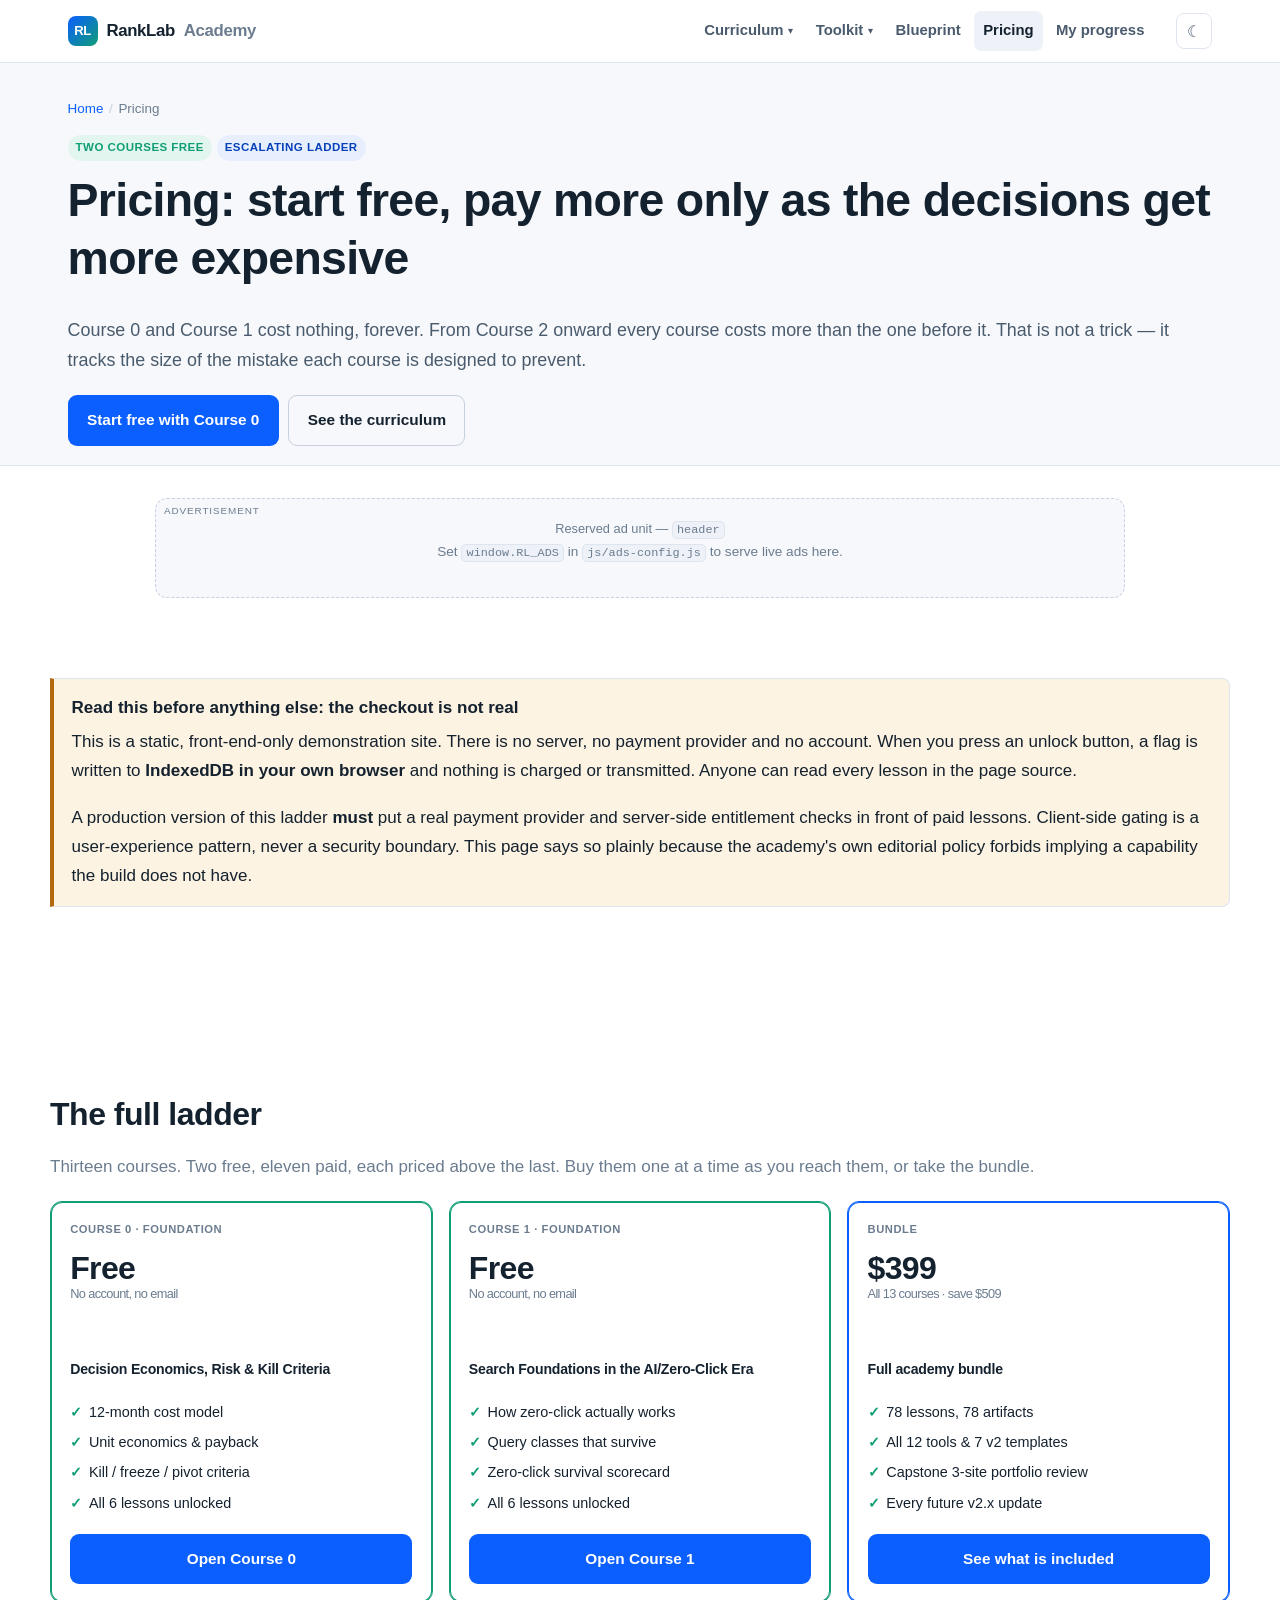
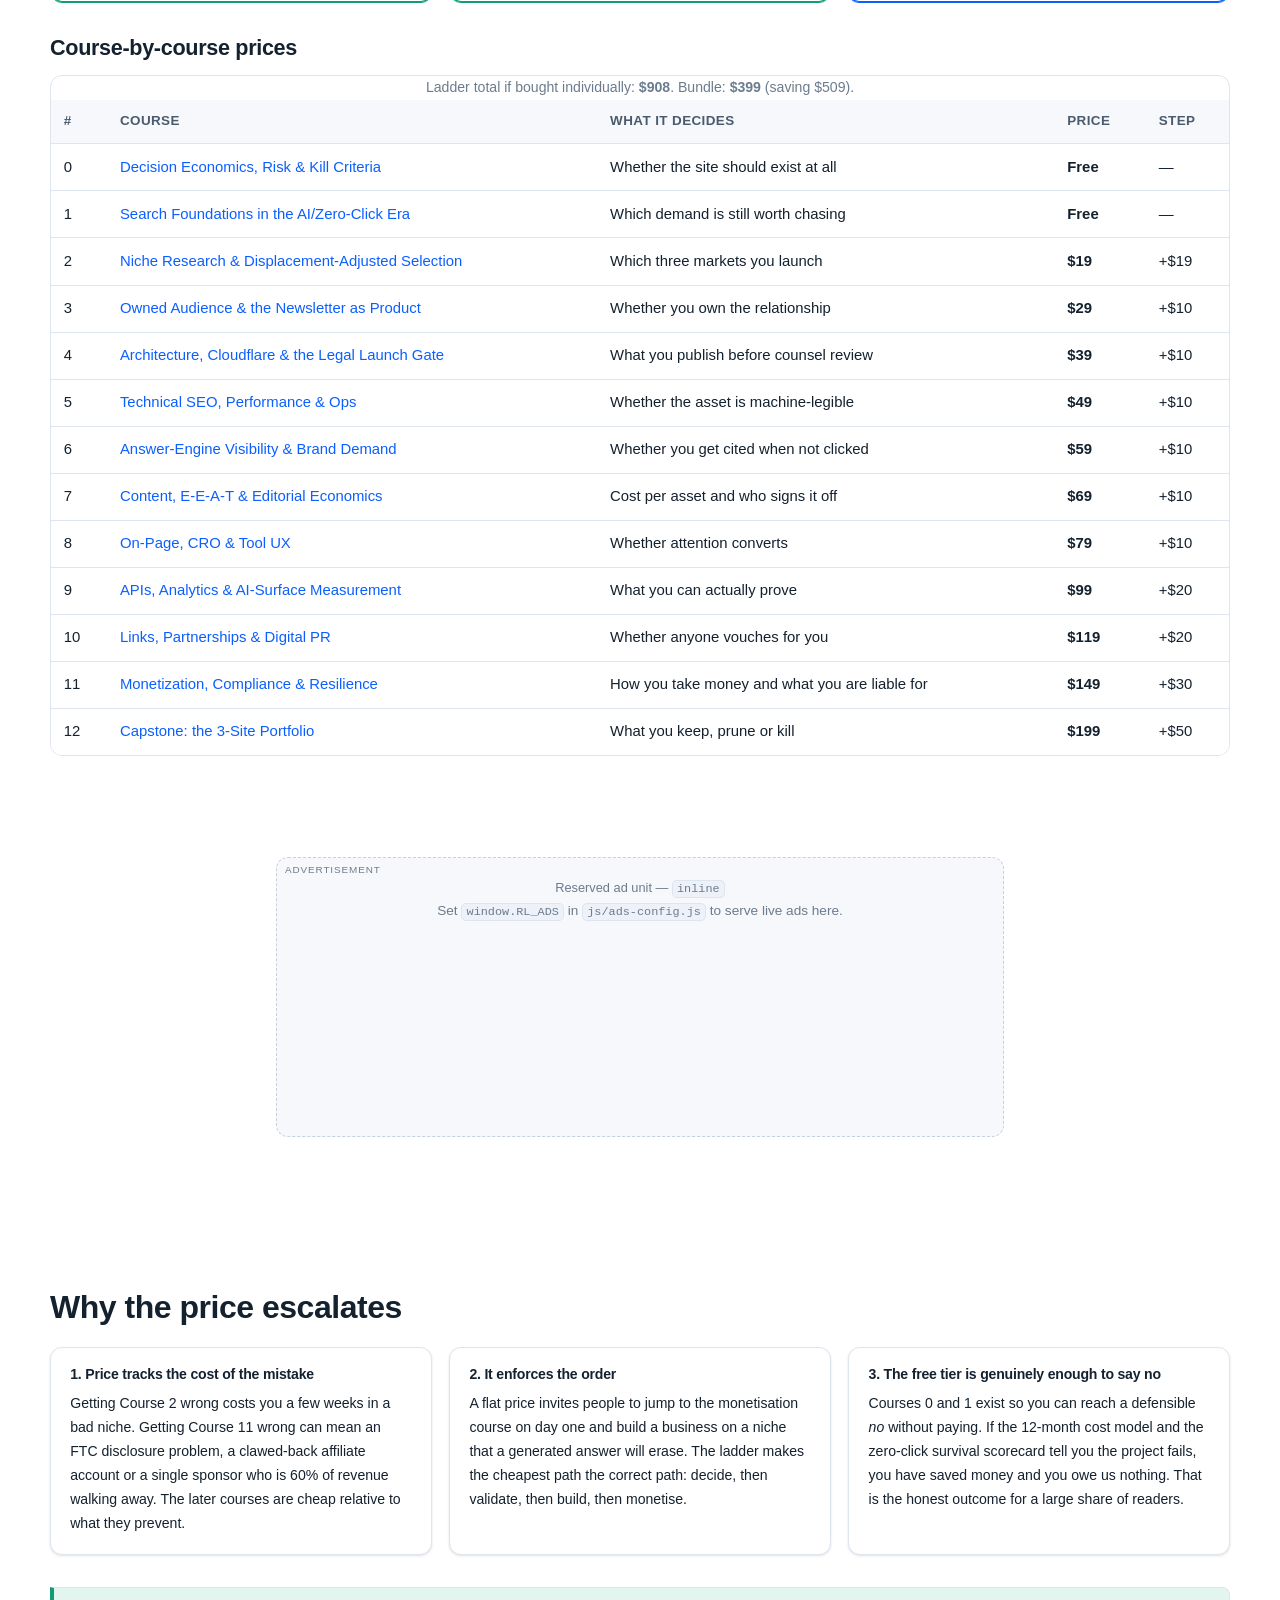
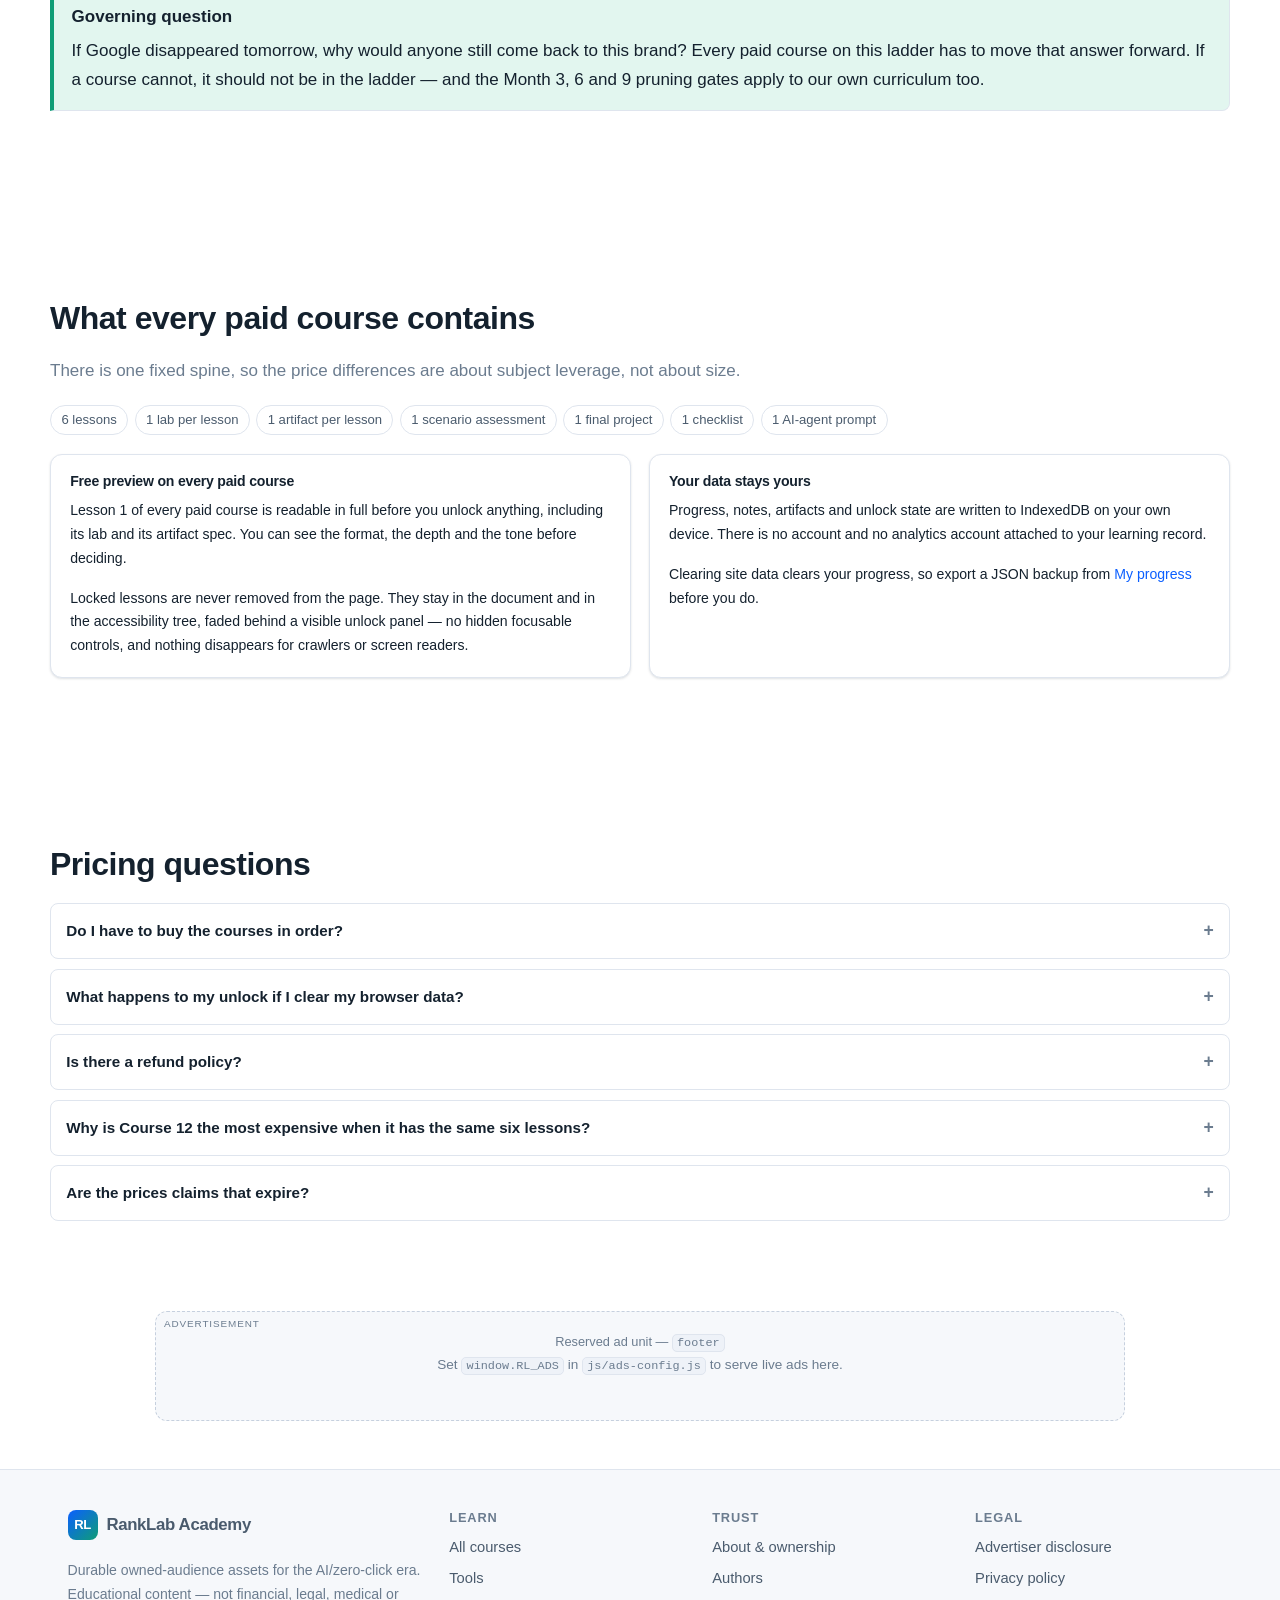
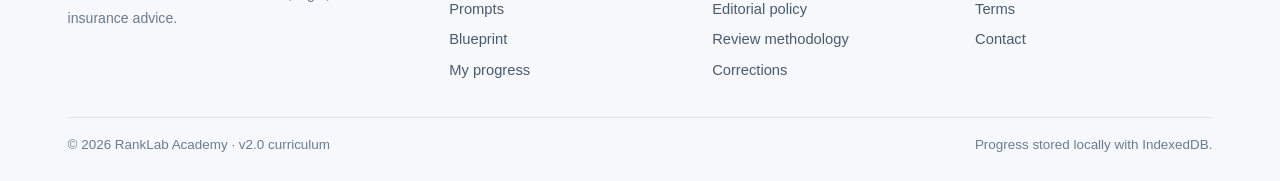
<file: pricing.html>
<!DOCTYPE html>
<html lang="en" data-theme="light">
<head>
<meta charset="utf-8">
<meta name="viewport" content="width=device-width, initial-scale=1">
<title>Pricing — the escalating course ladder | RankLab Academy v2</title>
<meta name="description" content="Course 0 and Course 1 are free. Every course after that costs more than the one before it, because each one governs a larger and less reversible decision. Full ladder, bundle price and the honest limits of this demo.">
<link rel="canonical" href="pricing.html">
<meta name="robots" content="index, follow, max-image-preview:large">
<meta property="og:type" content="website">
<meta property="og:title" content="Pricing — the escalating course ladder">
<meta property="og:description" content="Start free. Pay more only as the decisions get more expensive to get wrong.">
<link rel="icon" href="favicon.svg" type="image/svg+xml">
<link rel="stylesheet" href="css/style.css">
<script src="js/head.js"></script>
<script src="js/ads-config.js" defer></script>
<script src="js/megamenu.js" defer></script>
<script src="js/db.js" defer></script>
<script src="js/app.js" defer></script>
<script src="js/pricing.js" defer></script>
<script type="application/ld+json">
{
  "@context": "https://schema.org",
  "@graph": [
    { "@type": "BreadcrumbList", "itemListElement": [
      { "@type": "ListItem", "position": 1, "name": "Home", "item": "https://ranklab-academy.pages.dev/" },
      { "@type": "ListItem", "position": 2, "name": "Pricing" } ] },
    { "@type": "FAQPage", "mainEntity": [
      { "@type": "Question", "name": "Why does each course cost more than the last?",
        "acceptedAnswer": { "@type": "Answer", "text": "Because each course governs a larger and less reversible decision. Course 2 changes which niche you pick; Course 11 changes how you take money and what you are liable for. Price tracks the cost of getting it wrong." } },
      { "@type": "Question", "name": "Is the checkout real?",
        "acceptedAnswer": { "@type": "Answer", "text": "No. This is a front-end-only static demonstration. Unlock state is written to IndexedDB in your own browser and is not a security boundary. No payment is taken and no data leaves your device." } }
    ] }
  ]
}
</script>
</head>
<body data-page="pricing">
<a class="skip-link" href="#main">Skip to content</a>

<header class="site-header">
  <div class="wrap header-inner">
    <a class="brand" href="index.html"><span class="brand-mark">RL</span> RankLab <span class="muted">Academy</span></a>
    <nav id="main-nav" class="main-nav" aria-label="Main">

      <div class="nav-item">
        <button class="nav-link mega-btn" type="button" aria-expanded="false" aria-controls="mega-curriculum">Curriculum <span class="chev" aria-hidden="true">▾</span></button>
        <div class="mega-panel" id="mega-curriculum">
          <div class="mega-inner">
            <div class="mega-col">
              <h3>Foundations</h3>
              <ul>
                <li><a class="mega-link" href="courses/00-decision-economics.html"><span class="mega-num">0</span>Decision Economics <small>Free · cost model, kill criteria</small></a></li>
                <li><a class="mega-link" href="courses/01-search-foundations-ai-era.html"><span class="mega-num">1</span>Search in the AI Era <small>Free · zero-click survival</small></a></li>
                <li><a class="mega-link" href="courses/02-niche-displacement-scoring.html"><span class="mega-num">2</span>Niche Selection <small>$19 · displacement scoring</small></a></li>
                <li><a class="mega-link" href="courses/03-owned-audience-newsletter.html"><span class="mega-num">3</span>Owned Audience <small>$29 · newsletter as product</small></a></li>
              </ul>
            </div>
            <div class="mega-col">
              <h3>Build &amp; optimise</h3>
              <ul>
                <li><a class="mega-link" href="courses/04-architecture-cloudflare-legal.html"><span class="mega-num">4</span>Architecture &amp; Legal <small>$39 · Cloudflare, launch gate</small></a></li>
                <li><a class="mega-link" href="courses/05-technical-seo-performance-ops.html"><span class="mega-num">5</span>Technical SEO &amp; Ops <small>$49 · Core Web Vitals, schema</small></a></li>
                <li><a class="mega-link" href="courses/06-answer-engine-visibility.html"><span class="mega-num">6</span>Answer-Engine Visibility <small>$59 · citations, brand demand</small></a></li>
                <li><a class="mega-link" href="courses/07-content-eeat-editorial-economics.html"><span class="mega-num">7</span>Content &amp; E-E-A-T <small>$69 · cost per asset</small></a></li>
              </ul>
            </div>
            <div class="mega-col">
              <h3>Grow &amp; monetise</h3>
              <ul>
                <li><a class="mega-link" href="courses/08-onpage-cro-tool-ux.html"><span class="mega-num">8</span>On-Page &amp; Tool UX <small>$79 · money pages, CRO</small></a></li>
                <li><a class="mega-link" href="courses/09-apis-analytics-ai-surface.html"><span class="mega-num">9</span>APIs &amp; Analytics <small>$99 · AI-surface measurement</small></a></li>
                <li><a class="mega-link" href="courses/10-links-partnerships-digital-pr.html"><span class="mega-num">10</span>Links &amp; Digital PR <small>$119 · original data campaigns</small></a></li>
                <li><a class="mega-link" href="courses/11-monetization-compliance-resilience.html"><span class="mega-num">11</span>Monetization <small>$149 · concentration limits</small></a></li>
                <li><a class="mega-link" href="courses/12-capstone-3-site-portfolio.html"><span class="mega-num">12</span>Capstone Portfolio <small>$199 · pruning gates</small></a></li>
              </ul>
            </div>
            <div class="mega-col mega-feature">
              <h3>Start here</h3>
              <p>13 courses · 78 lessons · 78 artifacts. Every course uses one spine: 6 lessons, a lab each, a scenario assessment, a final project, a checklist and an AI-agent prompt.</p>
              <a class="btn btn-sm" href="courses/index.html">View full curriculum</a>
            </div>
          </div>
          <div class="mega-foot"><div class="mega-foot-inner">
            <span>Rule 4 — launch 3 sites first; expand to 10 only after the gates pass.</span>
            <a href="blueprint/index.html">See the 12-asset MVP →</a>
          </div></div>
        </div>
      </div>

      <div class="nav-item">
        <button class="nav-link mega-btn" type="button" aria-expanded="false" aria-controls="mega-toolkit">Toolkit <span class="chev" aria-hidden="true">▾</span></button>
        <div class="mega-panel" id="mega-toolkit">
          <div class="mega-inner">
            <div class="mega-col">
              <h3>Decide</h3>
              <ul>
                <li><a class="mega-link" href="tools/unit-economics.html">Unit economics &amp; payback <small>12-month cost model</small></a></li>
                <li><a class="mega-link" href="tools/niche-scorer.html">Niche scorer <small>Displacement-adjusted</small></a></li>
                <li><a class="mega-link" href="tools/zero-click-scorecard.html">Zero-click survival scorecard</a></li>
                <li><a class="mega-link" href="tools/pruning-scorecard.html">Portfolio pruning scorecard</a></li>
              </ul>
            </div>
            <div class="mega-col">
              <h3>Govern</h3>
              <ul>
                <li><a class="mega-link" href="tools/claim-register.html">Claim verification register <small>90-day expiry</small></a></li>
                <li><a class="mega-link" href="tools/risk-register.html">Risk register <small>10 categories</small></a></li>
                <li><a class="mega-link" href="tools/reviewer-register.html">Reviewer register</a></li>
                <li><a class="mega-link" href="tools/legal-question-sheet.html">Legal counsel question sheet</a></li>
              </ul>
            </div>
            <div class="mega-col">
              <h3>Measure &amp; build</h3>
              <ul>
                <li><a class="mega-link" href="tools/revenue-rpm-calculator.html">Revenue &amp; RPM calculator</a></li>
                <li><a class="mega-link" href="tools/ai-surface-tracker.html">AI-surface tracking sheet</a></li>
                <li><a class="mega-link" href="tools/content-brief-builder.html">Content brief builder</a></li>
                <li><a class="mega-link" href="tools/checklists.html">Launch checklists</a></li>
              </ul>
            </div>
            <div class="mega-col mega-feature">
              <h3>Everything stays local</h3>
              <p>Tools save to IndexedDB in your own browser. Nothing is uploaded. Export a JSON backup any time from your dashboard.</p>
              <a class="btn btn-sm btn-outline" href="tools/index.html">All tools</a>
            </div>
          </div>
          <div class="mega-foot"><div class="mega-foot-inner">
            <span>Rule 1 — every platform or commercial claim expires after 90 days.</span>
            <a href="resources/visual-assets.html">Image prompts &amp; screenshot SOPs →</a>
          </div></div>
        </div>
      </div>

      <a class="nav-link" href="blueprint/index.html">Blueprint</a>
      <a class="nav-link" href="pricing.html" aria-current="page">Pricing</a>
      <a class="nav-link" href="dashboard.html">My progress</a>
    </nav>

    <div class="header-actions">
      <button id="theme-toggle" class="icon-btn" type="button" aria-label="Switch theme">☾</button>
      <button id="nav-toggle" class="icon-btn nav-toggle" type="button" aria-expanded="false" aria-controls="main-nav" aria-label="Open menu">☰</button>
    </div>
  </div>
</header>

<main id="main">
<div class="page-head">
  <div class="wrap">
    <nav class="breadcrumbs" aria-label="Breadcrumb">
      <ol><li><a href="index.html">Home</a></li><li>Pricing</li></ol>
    </nav>
    <p class="mb-1"><span class="badge badge-accent">Two courses free</span> <span class="badge">Escalating ladder</span></p>
    <h1>Pricing: start free, pay more only as the decisions get more expensive</h1>
    <p class="lead">Course 0 and Course 1 cost nothing, forever. From Course 2 onward every course costs more than the one before it. That is not a trick — it tracks the size of the mistake each course is designed to prevent.</p>
    <div class="btn-row">
      <a class="btn" href="courses/00-decision-economics.html">Start free with Course 0</a>
      <a class="btn btn-outline" href="courses/index.html">See the curriculum</a>
    </div>
  </div>
</div>

<div class="wrap">
  <aside class="ad-slot ad-leaderboard" data-ad="header" data-ad-format="horizontal" aria-label="Advertisement"><div class="ad-inner"></div></aside>
</div>

<div class="wrap section">
  <div class="callout callout-warn">
    <strong class="callout-title">Read this before anything else: the checkout is not real</strong>
    <p>This is a static, front-end-only demonstration site. There is no server, no payment provider and no account. When you press an unlock button, a flag is written to <strong>IndexedDB in your own browser</strong> and nothing is charged or transmitted. Anyone can read every lesson in the page source.</p>
    <p class="mb-0">A production version of this ladder <strong>must</strong> put a real payment provider and server-side entitlement checks in front of paid lessons. Client-side gating is a user-experience pattern, never a security boundary. This page says so plainly because the academy's own editorial policy forbids implying a capability the build does not have.</p>
  </div>
</div>

<!-- ============================ THE LADDER ============================ -->
<section class="wrap section" id="ladder" aria-labelledby="ladder-h">
  <h2 id="ladder-h">The full ladder</h2>
  <p class="muted">Thirteen courses. Two free, eleven paid, each priced above the last. Buy them one at a time as you reach them, or take the bundle.</p>
  <div class="mt-2" data-ladder-status></div>

  <div class="price-grid">
    <article class="price-card is-free">
      <p class="tier-badge muted">Course 0 · Foundation</p>
      <p class="price-amount">Free<small>No account, no email</small></p>
      <h3 class="text-sm">Decision Economics, Risk &amp; Kill Criteria</h3>
      <ul>
        <li>12-month cost model</li>
        <li>Unit economics &amp; payback</li>
        <li>Kill / freeze / pivot criteria</li>
        <li>All 6 lessons unlocked</li>
      </ul>
      <a class="btn" href="courses/00-decision-economics.html">Open Course 0</a>
    </article>

    <article class="price-card is-free">
      <p class="tier-badge muted">Course 1 · Foundation</p>
      <p class="price-amount">Free<small>No account, no email</small></p>
      <h3 class="text-sm">Search Foundations in the AI/Zero-Click Era</h3>
      <ul>
        <li>How zero-click actually works</li>
        <li>Query classes that survive</li>
        <li>Zero-click survival scorecard</li>
        <li>All 6 lessons unlocked</li>
      </ul>
      <a class="btn" href="courses/01-search-foundations-ai-era.html">Open Course 1</a>
    </article>

    <article class="price-card is-featured">
      <p class="tier-badge muted">Bundle</p>
      <p class="price-amount">$399<small>All 13 courses · save $509</small></p>
      <h3 class="text-sm">Full academy bundle</h3>
      <ul>
        <li>78 lessons, 78 artifacts</li>
        <li>All 12 tools &amp; 7 v2 templates</li>
        <li>Capstone 3-site portfolio review</li>
        <li>Every future v2.x update</li>
      </ul>
      <a class="btn" href="courses/index.html">See what is included</a>
    </article>
  </div>

  <h3 class="mt-3">Course-by-course prices</h3>
  <div class="table-wrap">
    <table>
      <caption class="text-sm muted">Ladder total if bought individually: <strong>$908</strong>. Bundle: <strong>$399</strong> (saving $509).</caption>
      <thead>
        <tr><th scope="col">#</th><th scope="col">Course</th><th scope="col">What it decides</th><th scope="col">Price</th><th scope="col">Step</th></tr>
      </thead>
      <tbody>
        <tr><td>0</td><td><a href="courses/00-decision-economics.html">Decision Economics, Risk &amp; Kill Criteria</a></td><td>Whether the site should exist at all</td><td><strong>Free</strong></td><td>—</td></tr>
        <tr><td>1</td><td><a href="courses/01-search-foundations-ai-era.html">Search Foundations in the AI/Zero-Click Era</a></td><td>Which demand is still worth chasing</td><td><strong>Free</strong></td><td>—</td></tr>
        <tr><td>2</td><td><a href="courses/02-niche-displacement-scoring.html">Niche Research &amp; Displacement-Adjusted Selection</a></td><td>Which three markets you launch</td><td><strong>$19</strong></td><td>+$19</td></tr>
        <tr><td>3</td><td><a href="courses/03-owned-audience-newsletter.html">Owned Audience &amp; the Newsletter as Product</a></td><td>Whether you own the relationship</td><td><strong>$29</strong></td><td>+$10</td></tr>
        <tr><td>4</td><td><a href="courses/04-architecture-cloudflare-legal.html">Architecture, Cloudflare &amp; the Legal Launch Gate</a></td><td>What you publish before counsel review</td><td><strong>$39</strong></td><td>+$10</td></tr>
        <tr><td>5</td><td><a href="courses/05-technical-seo-performance-ops.html">Technical SEO, Performance &amp; Ops</a></td><td>Whether the asset is machine-legible</td><td><strong>$49</strong></td><td>+$10</td></tr>
        <tr><td>6</td><td><a href="courses/06-answer-engine-visibility.html">Answer-Engine Visibility &amp; Brand Demand</a></td><td>Whether you get cited when not clicked</td><td><strong>$59</strong></td><td>+$10</td></tr>
        <tr><td>7</td><td><a href="courses/07-content-eeat-editorial-economics.html">Content, E-E-A-T &amp; Editorial Economics</a></td><td>Cost per asset and who signs it off</td><td><strong>$69</strong></td><td>+$10</td></tr>
        <tr><td>8</td><td><a href="courses/08-onpage-cro-tool-ux.html">On-Page, CRO &amp; Tool UX</a></td><td>Whether attention converts</td><td><strong>$79</strong></td><td>+$10</td></tr>
        <tr><td>9</td><td><a href="courses/09-apis-analytics-ai-surface.html">APIs, Analytics &amp; AI-Surface Measurement</a></td><td>What you can actually prove</td><td><strong>$99</strong></td><td>+$20</td></tr>
        <tr><td>10</td><td><a href="courses/10-links-partnerships-digital-pr.html">Links, Partnerships &amp; Digital PR</a></td><td>Whether anyone vouches for you</td><td><strong>$119</strong></td><td>+$20</td></tr>
        <tr><td>11</td><td><a href="courses/11-monetization-compliance-resilience.html">Monetization, Compliance &amp; Resilience</a></td><td>How you take money and what you are liable for</td><td><strong>$149</strong></td><td>+$30</td></tr>
        <tr><td>12</td><td><a href="courses/12-capstone-3-site-portfolio.html">Capstone: the 3-Site Portfolio</a></td><td>What you keep, prune or kill</td><td><strong>$199</strong></td><td>+$50</td></tr>
      </tbody>
    </table>
  </div>
</section>

<div class="wrap">
  <aside class="ad-slot ad-inarticle" data-ad="inline" data-ad-format="rectangle" aria-label="Advertisement"><div class="ad-inner"></div></aside>
</div>

<!-- ============================ WHY ESCALATING ============================ -->
<section class="wrap section" id="why" aria-labelledby="why-h">
  <h2 id="why-h">Why the price escalates</h2>
  <div class="grid grid-3">
    <article class="card">
      <h3 class="mt-0 text-sm">1. Price tracks the cost of the mistake</h3>
      <p class="mb-0 text-sm">Getting Course 2 wrong costs you a few weeks in a bad niche. Getting Course 11 wrong can mean an FTC disclosure problem, a clawed-back affiliate account or a single sponsor who is 60% of revenue walking away. The later courses are cheap relative to what they prevent.</p>
    </article>
    <article class="card">
      <h3 class="mt-0 text-sm">2. It enforces the order</h3>
      <p class="mb-0 text-sm">A flat price invites people to jump to the monetisation course on day one and build a business on a niche that a generated answer will erase. The ladder makes the cheapest path the correct path: decide, then validate, then build, then monetise.</p>
    </article>
    <article class="card">
      <h3 class="mt-0 text-sm">3. The free tier is genuinely enough to say no</h3>
      <p class="mb-0 text-sm">Courses 0 and 1 exist so you can reach a defensible <em>no</em> without paying. If the 12-month cost model and the zero-click survival scorecard tell you the project fails, you have saved money and you owe us nothing. That is the honest outcome for a large share of readers.</p>
    </article>
  </div>

  <div class="callout callout-tip mt-3">
    <strong class="callout-title">Governing question</strong>
    <p class="mb-0">If Google disappeared tomorrow, why would anyone still come back to this brand? Every paid course on this ladder has to move that answer forward. If a course cannot, it should not be in the ladder — and the Month 3, 6 and 9 pruning gates apply to our own curriculum too.</p>
  </div>
</section>

<!-- ============================ WHAT IS IN EVERY COURSE ============================ -->
<section class="wrap section" id="spine" aria-labelledby="spine-h">
  <h2 id="spine-h">What every paid course contains</h2>
  <p class="muted">There is one fixed spine, so the price differences are about subject leverage, not about size.</p>
  <ul class="pill-row">
    <li>6 lessons</li><li>1 lab per lesson</li><li>1 artifact per lesson</li><li>1 scenario assessment</li><li>1 final project</li><li>1 checklist</li><li>1 AI-agent prompt</li>
  </ul>
  <div class="grid grid-2 mt-2">
    <article class="card">
      <h3 class="mt-0 text-sm">Free preview on every paid course</h3>
      <p class="text-sm">Lesson 1 of every paid course is readable in full before you unlock anything, including its lab and its artifact spec. You can see the format, the depth and the tone before deciding.</p>
      <p class="mb-0 text-sm">Locked lessons are never removed from the page. They stay in the document and in the accessibility tree, faded behind a visible unlock panel — no hidden focusable controls, and nothing disappears for crawlers or screen readers.</p>
    </article>
    <article class="card">
      <h3 class="mt-0 text-sm">Your data stays yours</h3>
      <p class="text-sm">Progress, notes, artifacts and unlock state are written to IndexedDB on your own device. There is no account and no analytics account attached to your learning record.</p>
      <p class="mb-0 text-sm">Clearing site data clears your progress, so export a JSON backup from <a href="dashboard.html">My progress</a> before you do.</p>
    </article>
  </div>
</section>

<!-- ============================ FAQ ============================ -->
<section class="wrap section" id="faq" aria-labelledby="faq-h">
  <h2 id="faq-h">Pricing questions</h2>
  <details class="faq"><summary>Do I have to buy the courses in order?</summary>
    <p>No, but the ladder is designed so that buying out of order is both more expensive and less useful. Course 11 assumes you already have the niche score from Course 2 and the cost model from Course 0.</p></details>
  <details class="faq"><summary>What happens to my unlock if I clear my browser data?</summary>
    <p>In this demonstration build, it is gone — entitlements live in IndexedDB with everything else. Export a backup from the dashboard first. In a production build this would be tied to a server-side account instead.</p></details>
  <details class="faq"><summary>Is there a refund policy?</summary>
    <p>There is no checkout, so there is nothing to refund. If this were a live product, the policy that matches the ladder would be a full refund within 14 days on any single course, with the free tier serving as the trial.</p></details>
  <details class="faq"><summary>Why is Course 12 the most expensive when it has the same six lessons?</summary>
    <p>Because it decides what you shut down. The capstone runs the Month 3, 6 and 9 pruning gates across three live sites and forces a keep/prune/kill call on each. Capital-allocation decisions are where the money in this whole curriculum actually is.</p></details>
  <details class="faq"><summary>Are the prices claims that expire?</summary>
    <p>Prices are our own commercial terms, not third-party claims, so Rule 1's 90-day claim expiry does not apply to them. Every <em>external</em> platform, CPM or compliance statement in the courses does carry a 90-day expiry and an owner in the claim register.</p></details>
</section>

<div class="wrap">
  <aside class="ad-slot ad-footer" data-ad="footer" data-ad-format="horizontal" aria-label="Advertisement"><div class="ad-inner"></div></aside>
</div>
</main>

<footer class="site-footer">
  <div class="wrap">
    <div class="footer-grid">
      <div>
        <a class="brand" href="index.html"><span class="brand-mark">RL</span> RankLab Academy</a>
        <p class="text-sm muted mt-2">Durable owned-audience assets for the AI/zero-click era. Educational content — not financial, legal, medical or insurance advice.</p>
      </div>
      <div><h3>Learn</h3><ul>
        <li><a href="courses/index.html">All courses</a></li><li><a href="tools/index.html">Tools</a></li><li><a href="prompts/index.html">Prompts</a></li><li><a href="blueprint/index.html">Blueprint</a></li><li><a href="dashboard.html">My progress</a></li>
      </ul></div>
      <div><h3>Trust</h3><ul>
        <li><a href="about.html">About &amp; ownership</a></li><li><a href="authors.html">Authors</a></li><li><a href="editorial-policy.html">Editorial policy</a></li><li><a href="review-methodology.html">Review methodology</a></li><li><a href="corrections.html">Corrections</a></li>
      </ul></div>
      <div><h3>Legal</h3><ul>
        <li><a href="advertiser-disclosure.html">Advertiser disclosure</a></li><li><a href="privacy-policy.html">Privacy policy</a></li><li><a href="terms.html">Terms</a></li><li><a href="contact.html">Contact</a></li>
      </ul></div>
    </div>
    <div class="footer-bottom">
      <span>© <span data-year>2026</span> RankLab Academy · v2.0 curriculum</span>
      <span>Progress stored locally with IndexedDB.</span>
    </div>
  </div>
</footer>
</body>
</html>
</file>
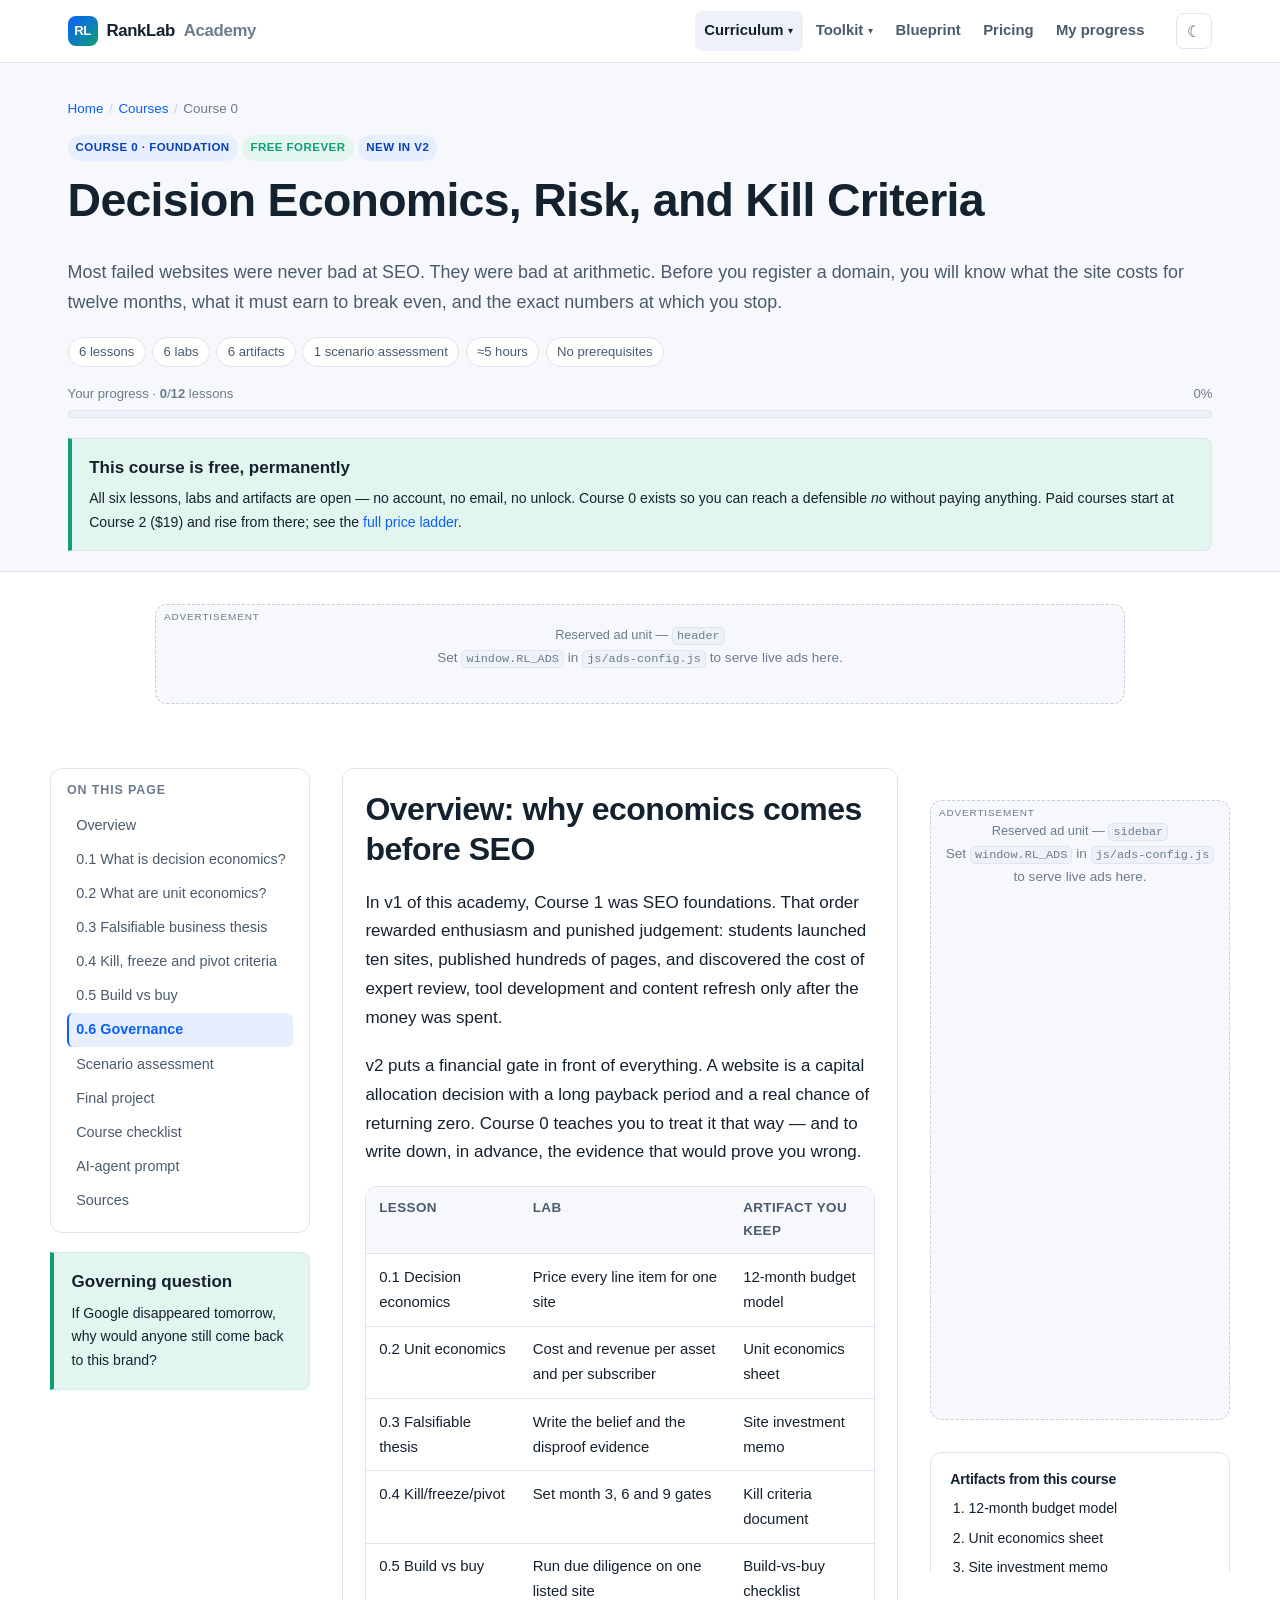
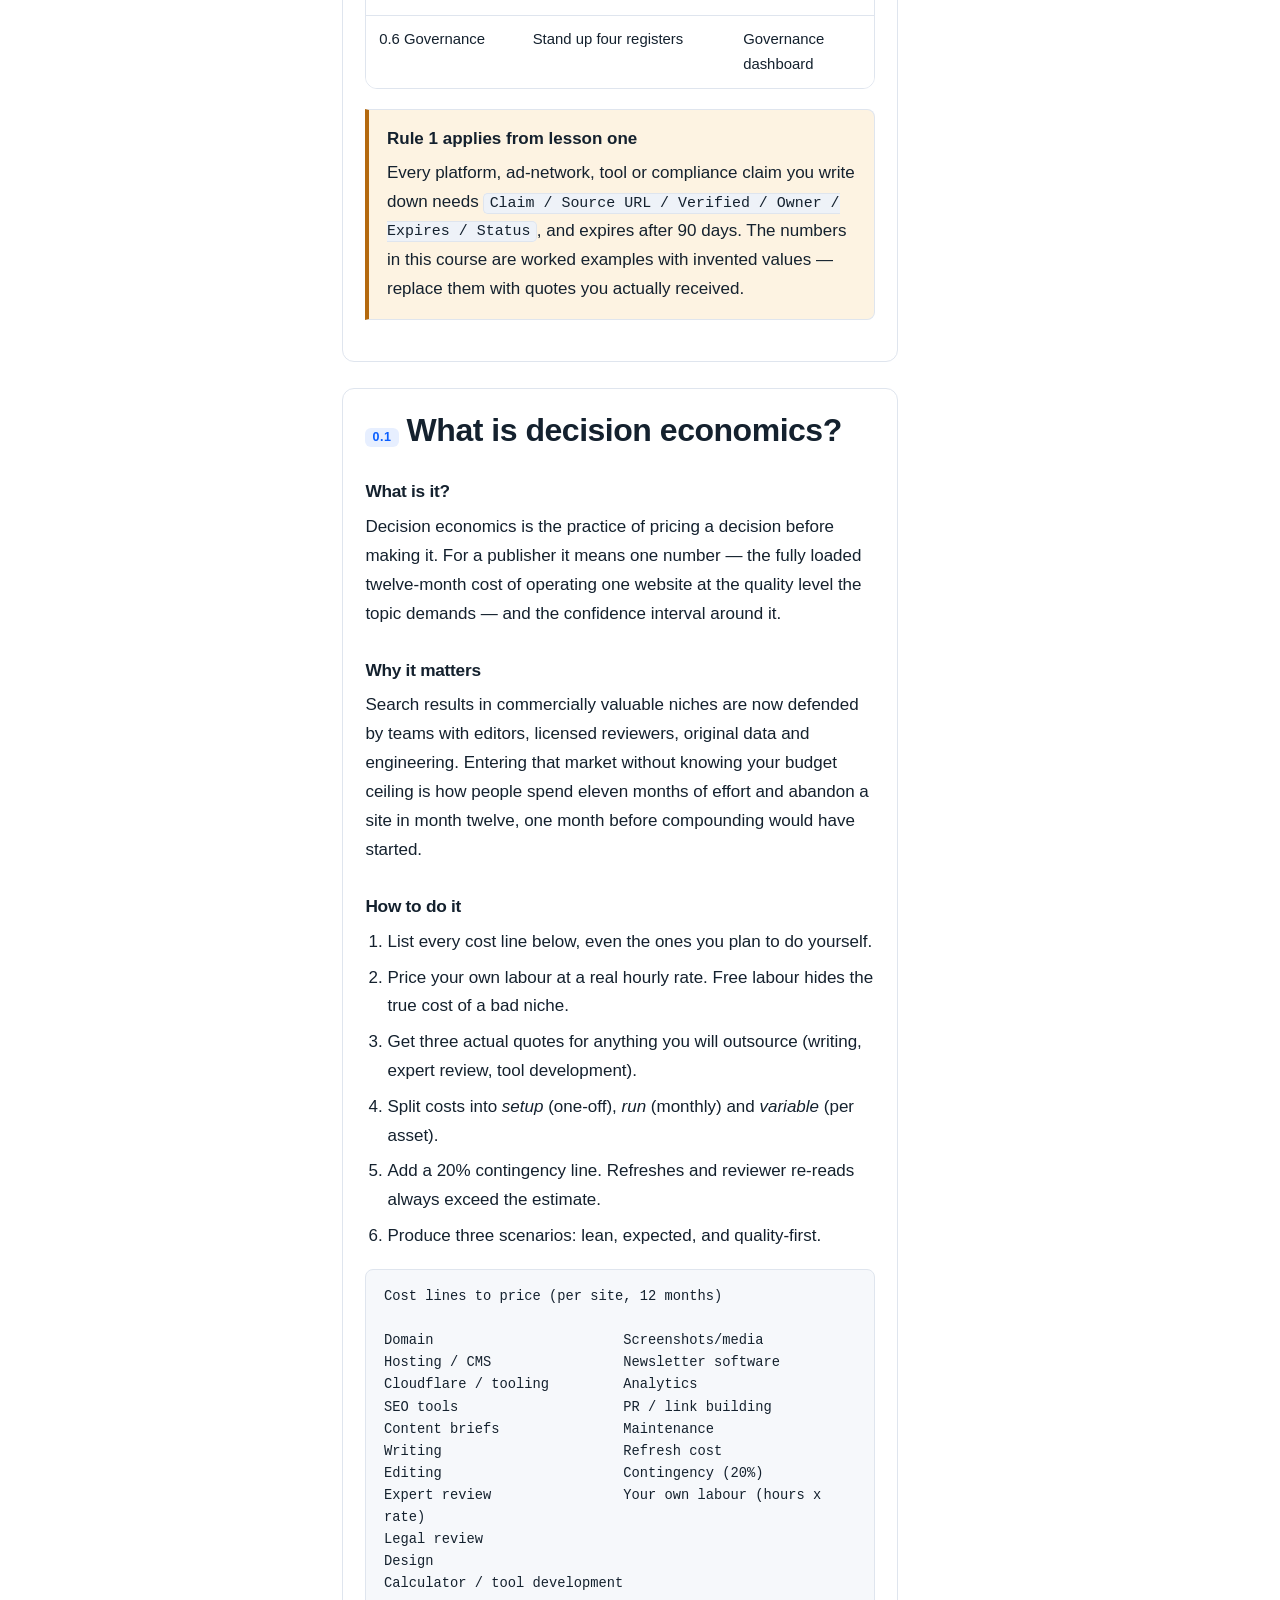
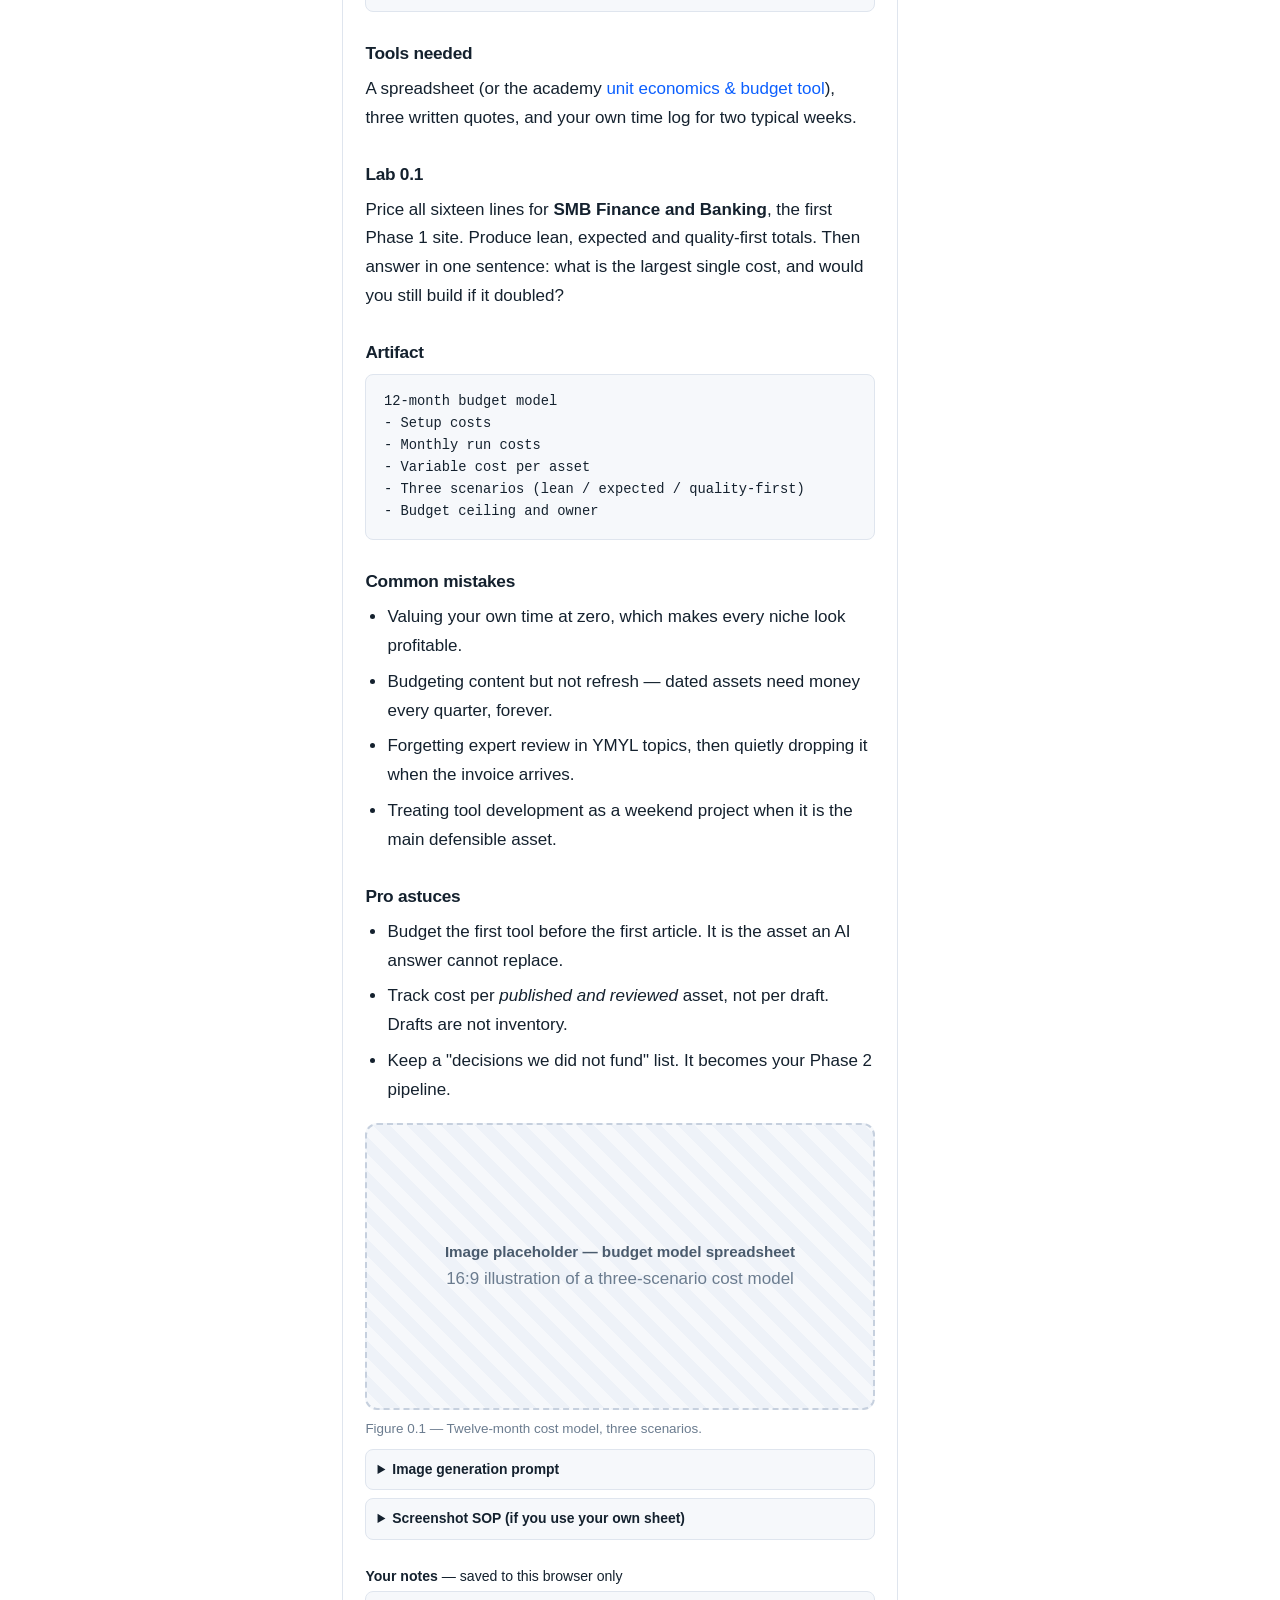
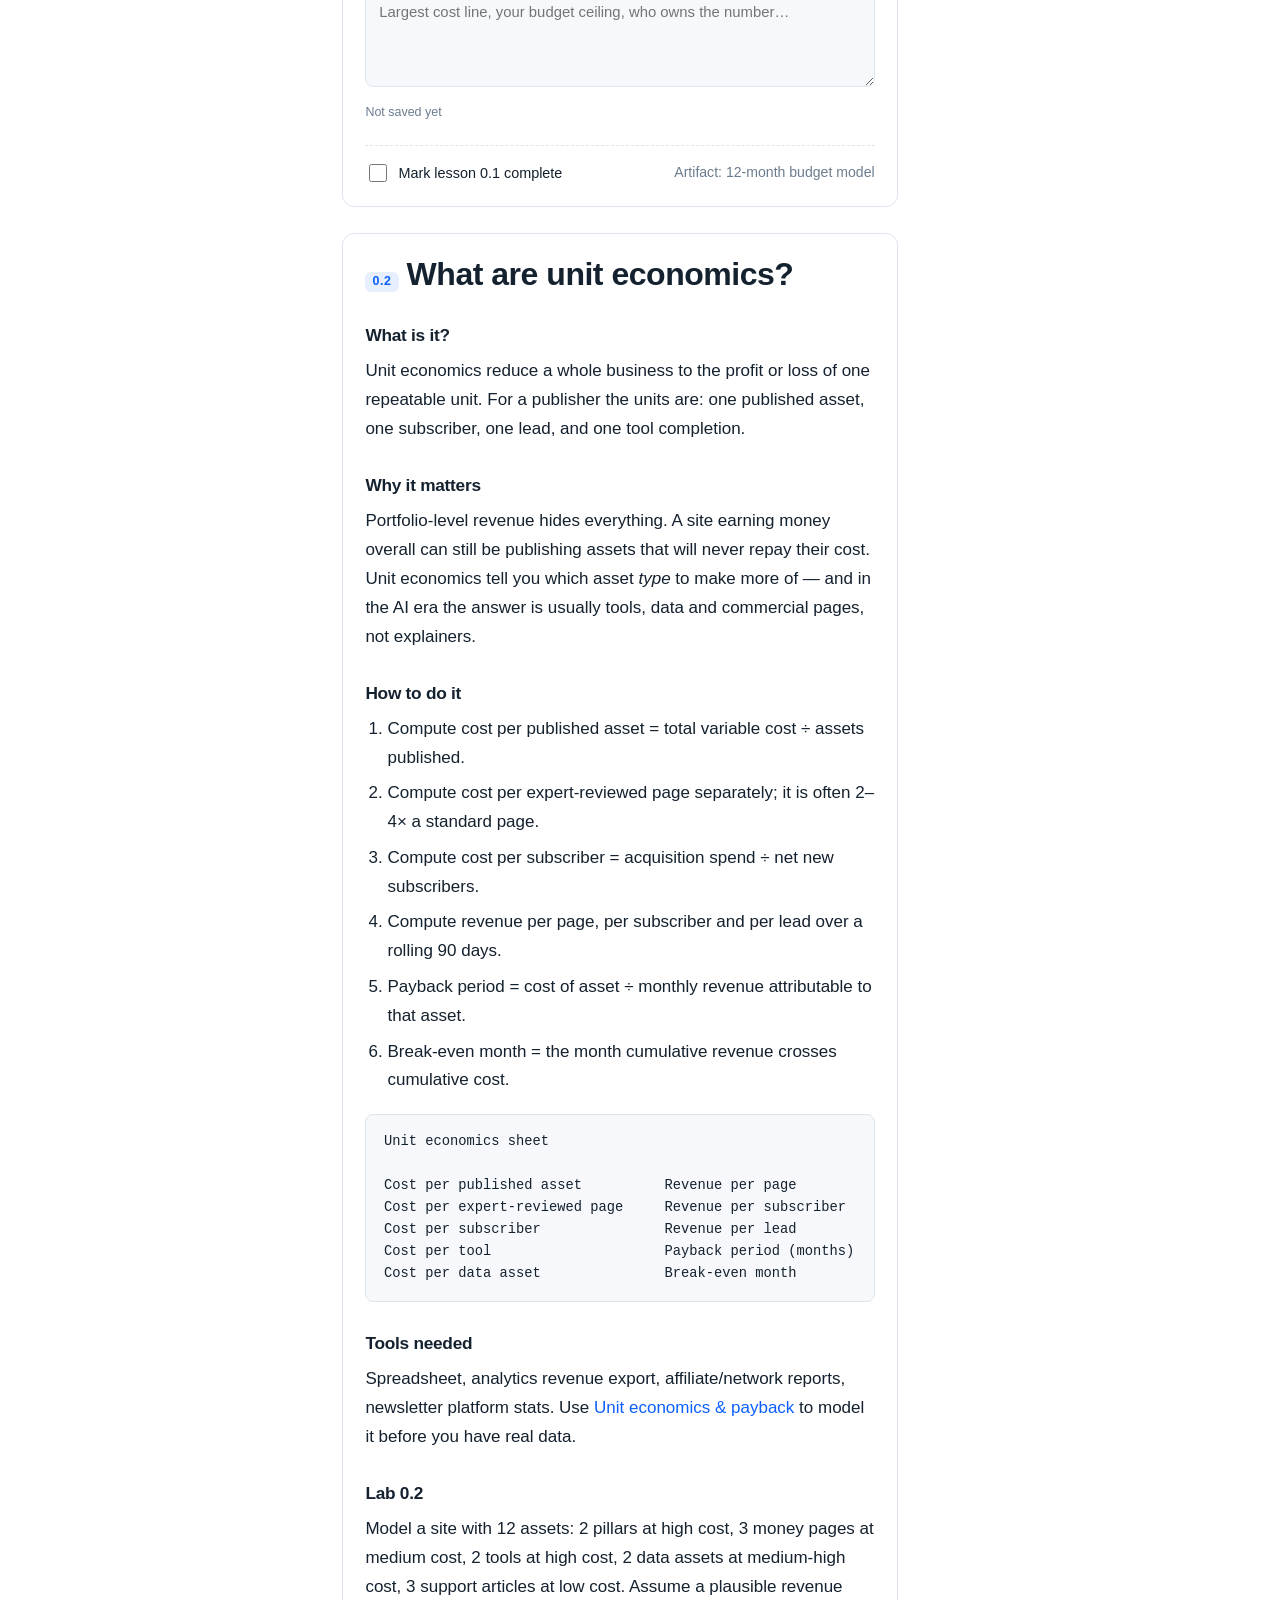
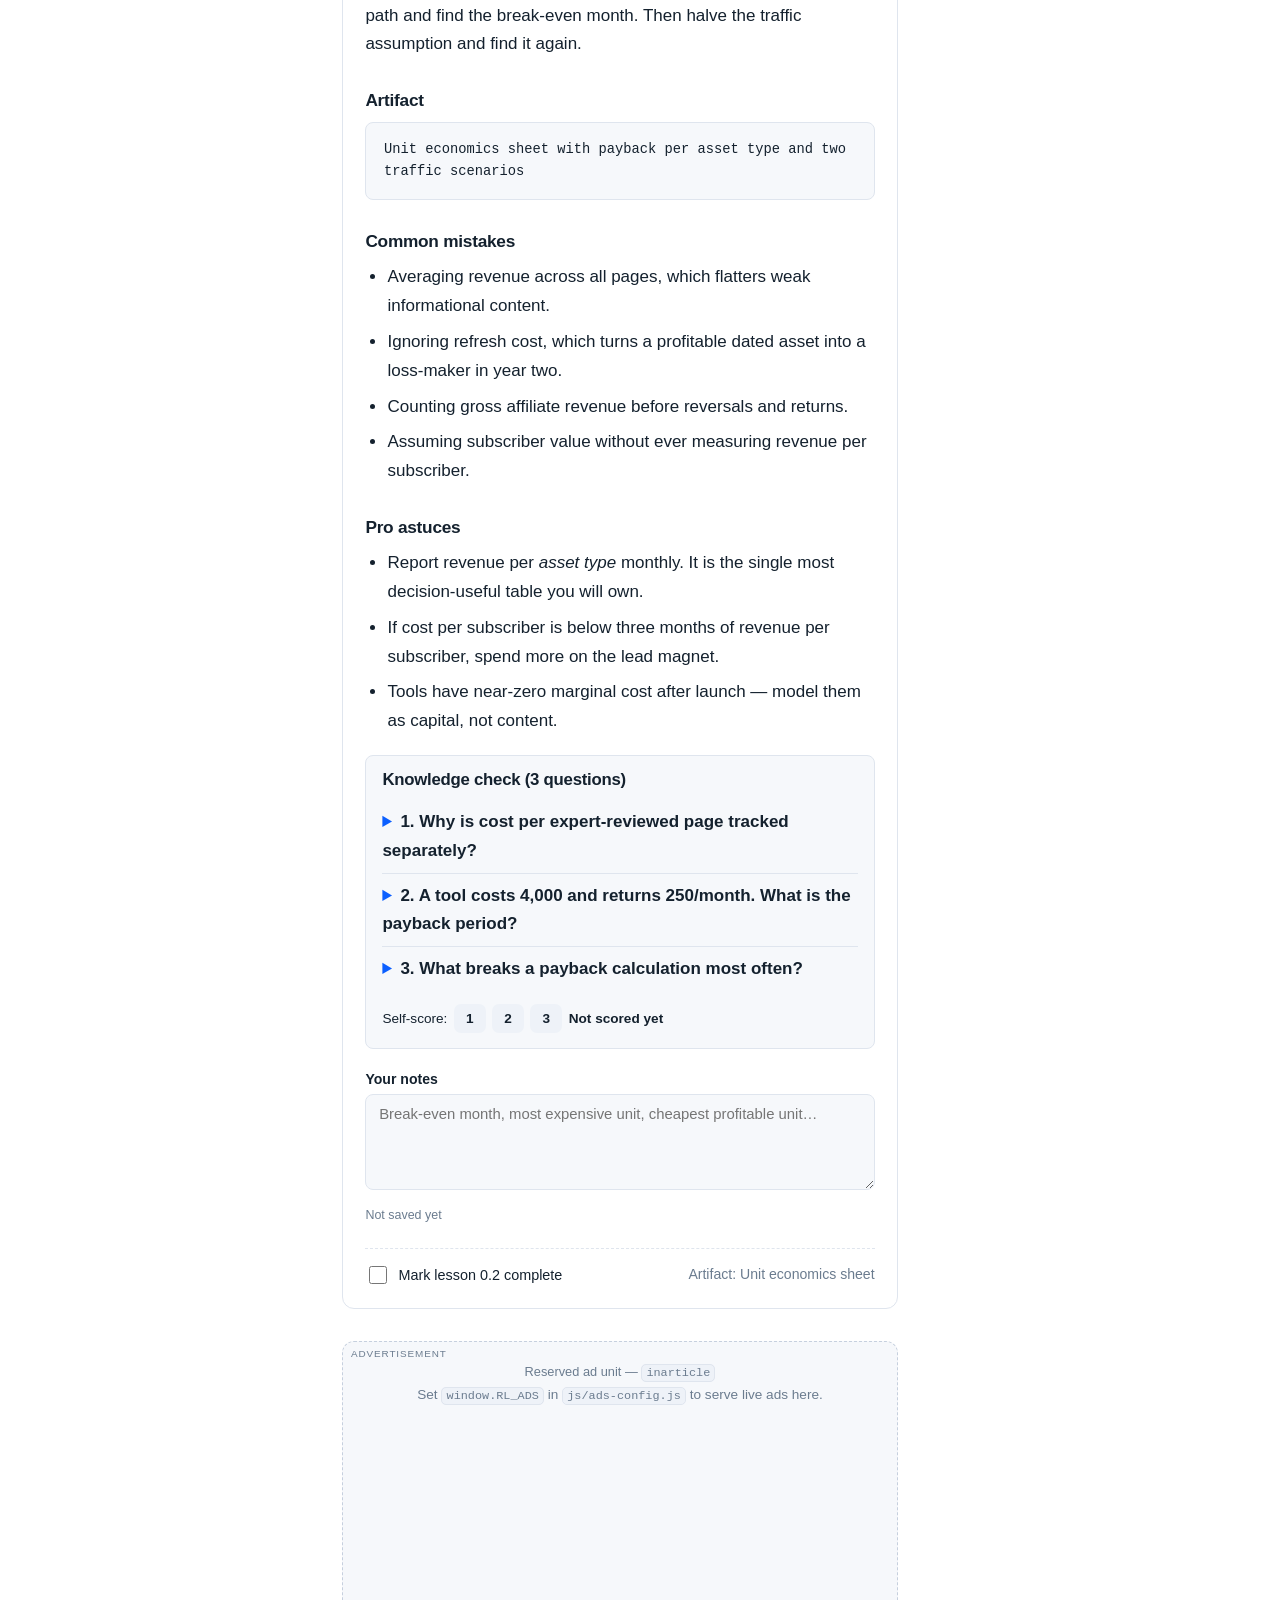
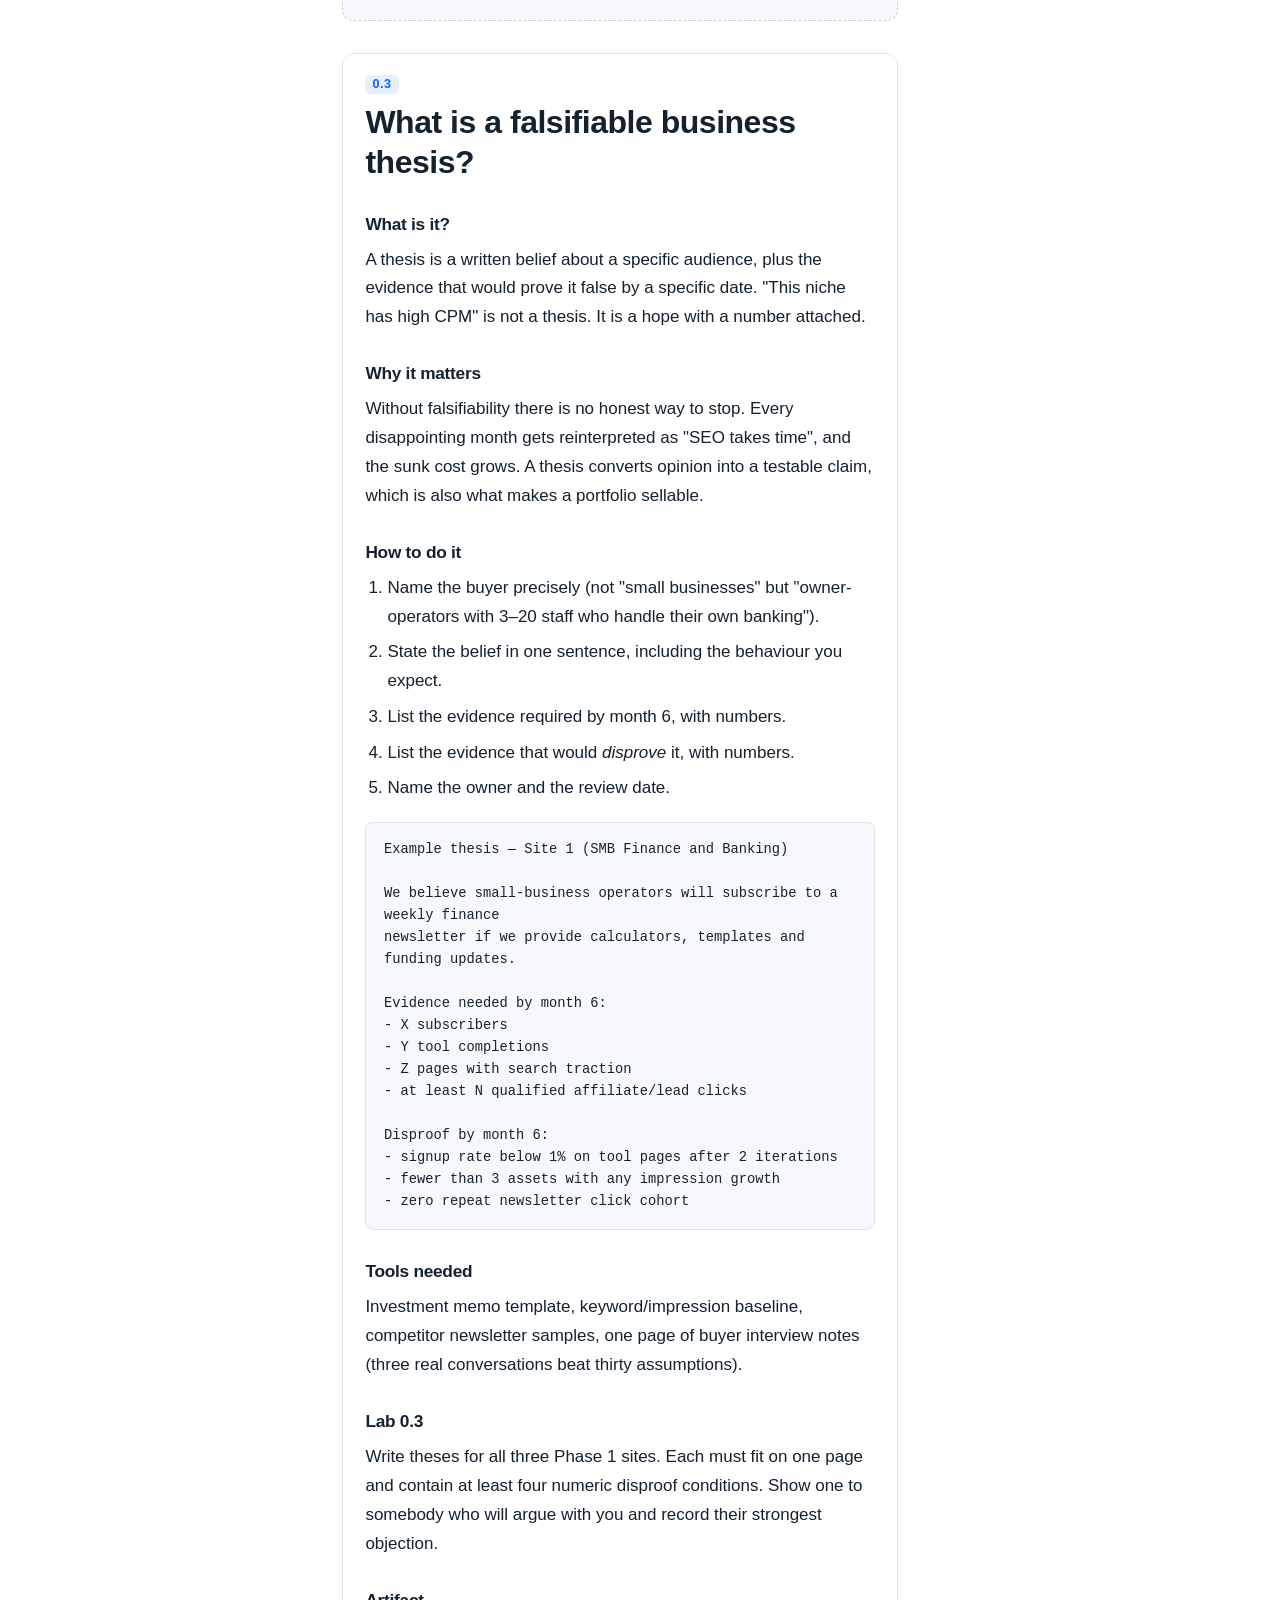
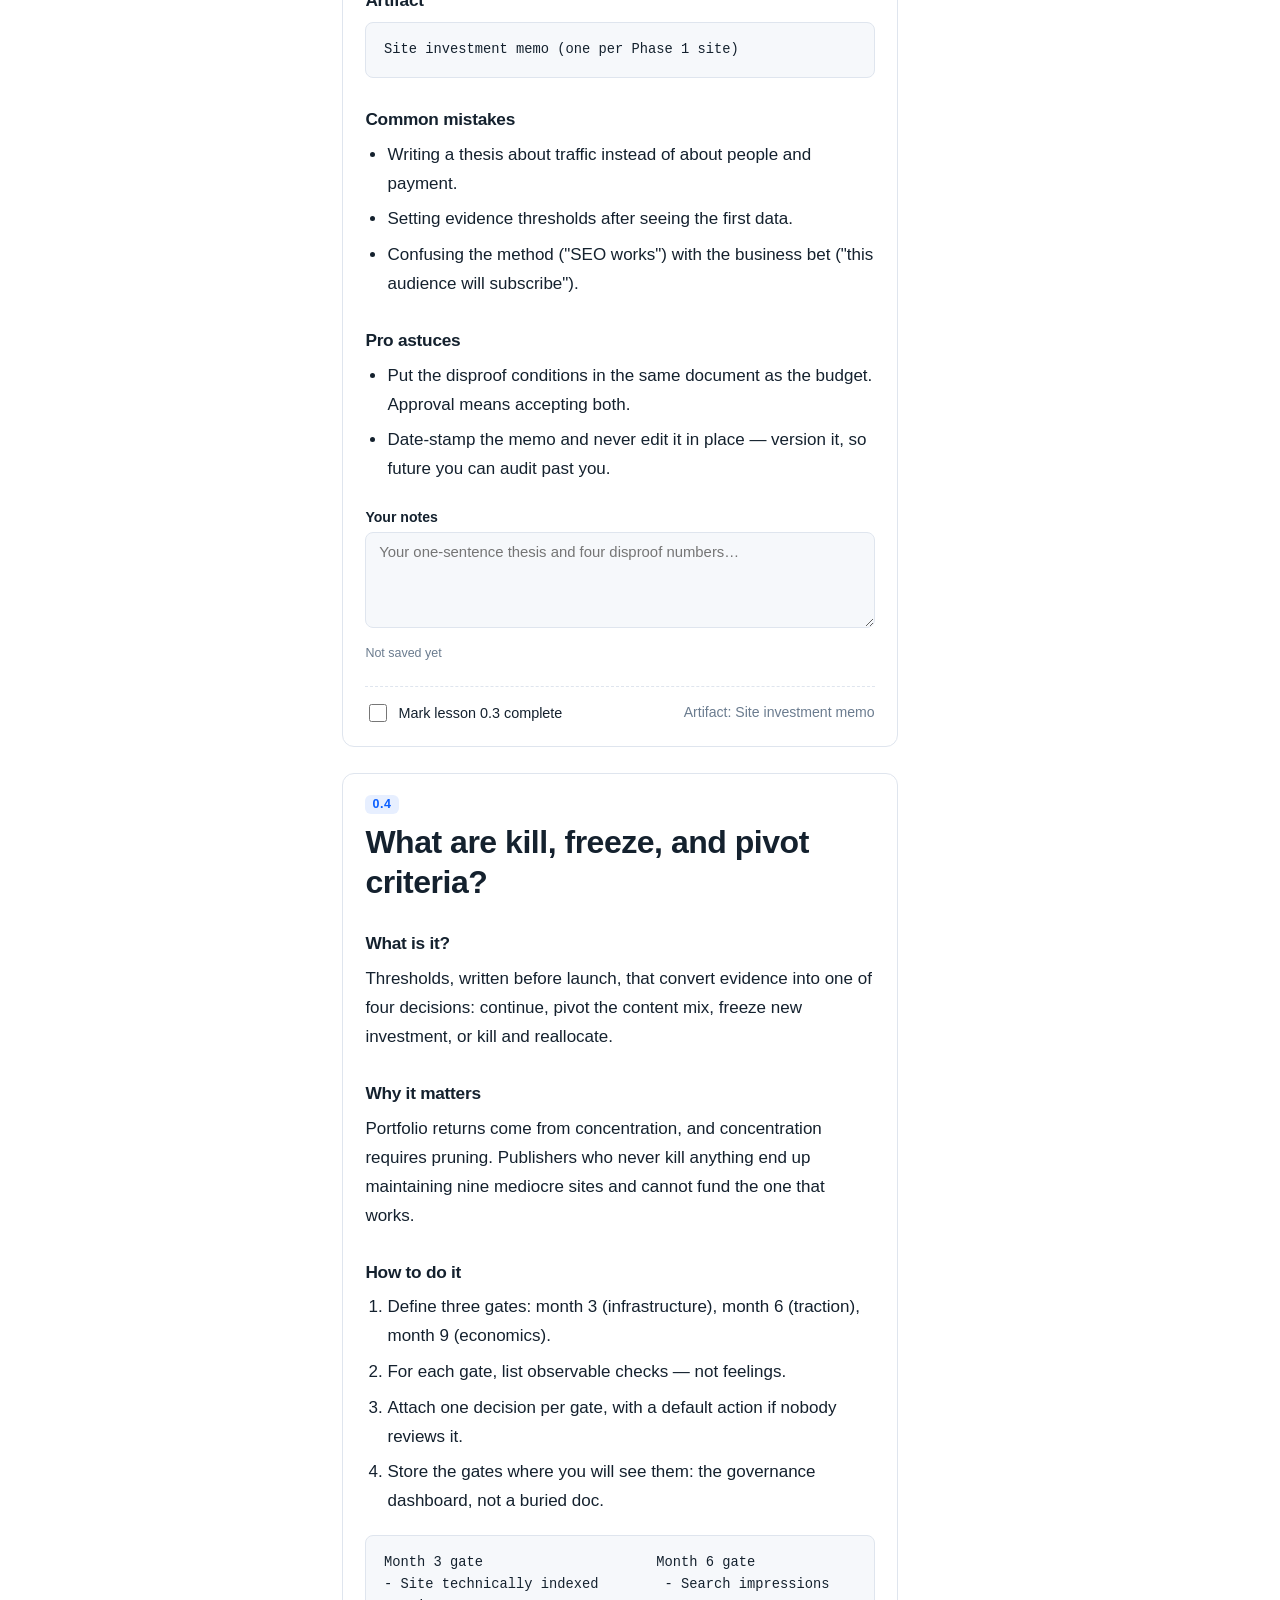
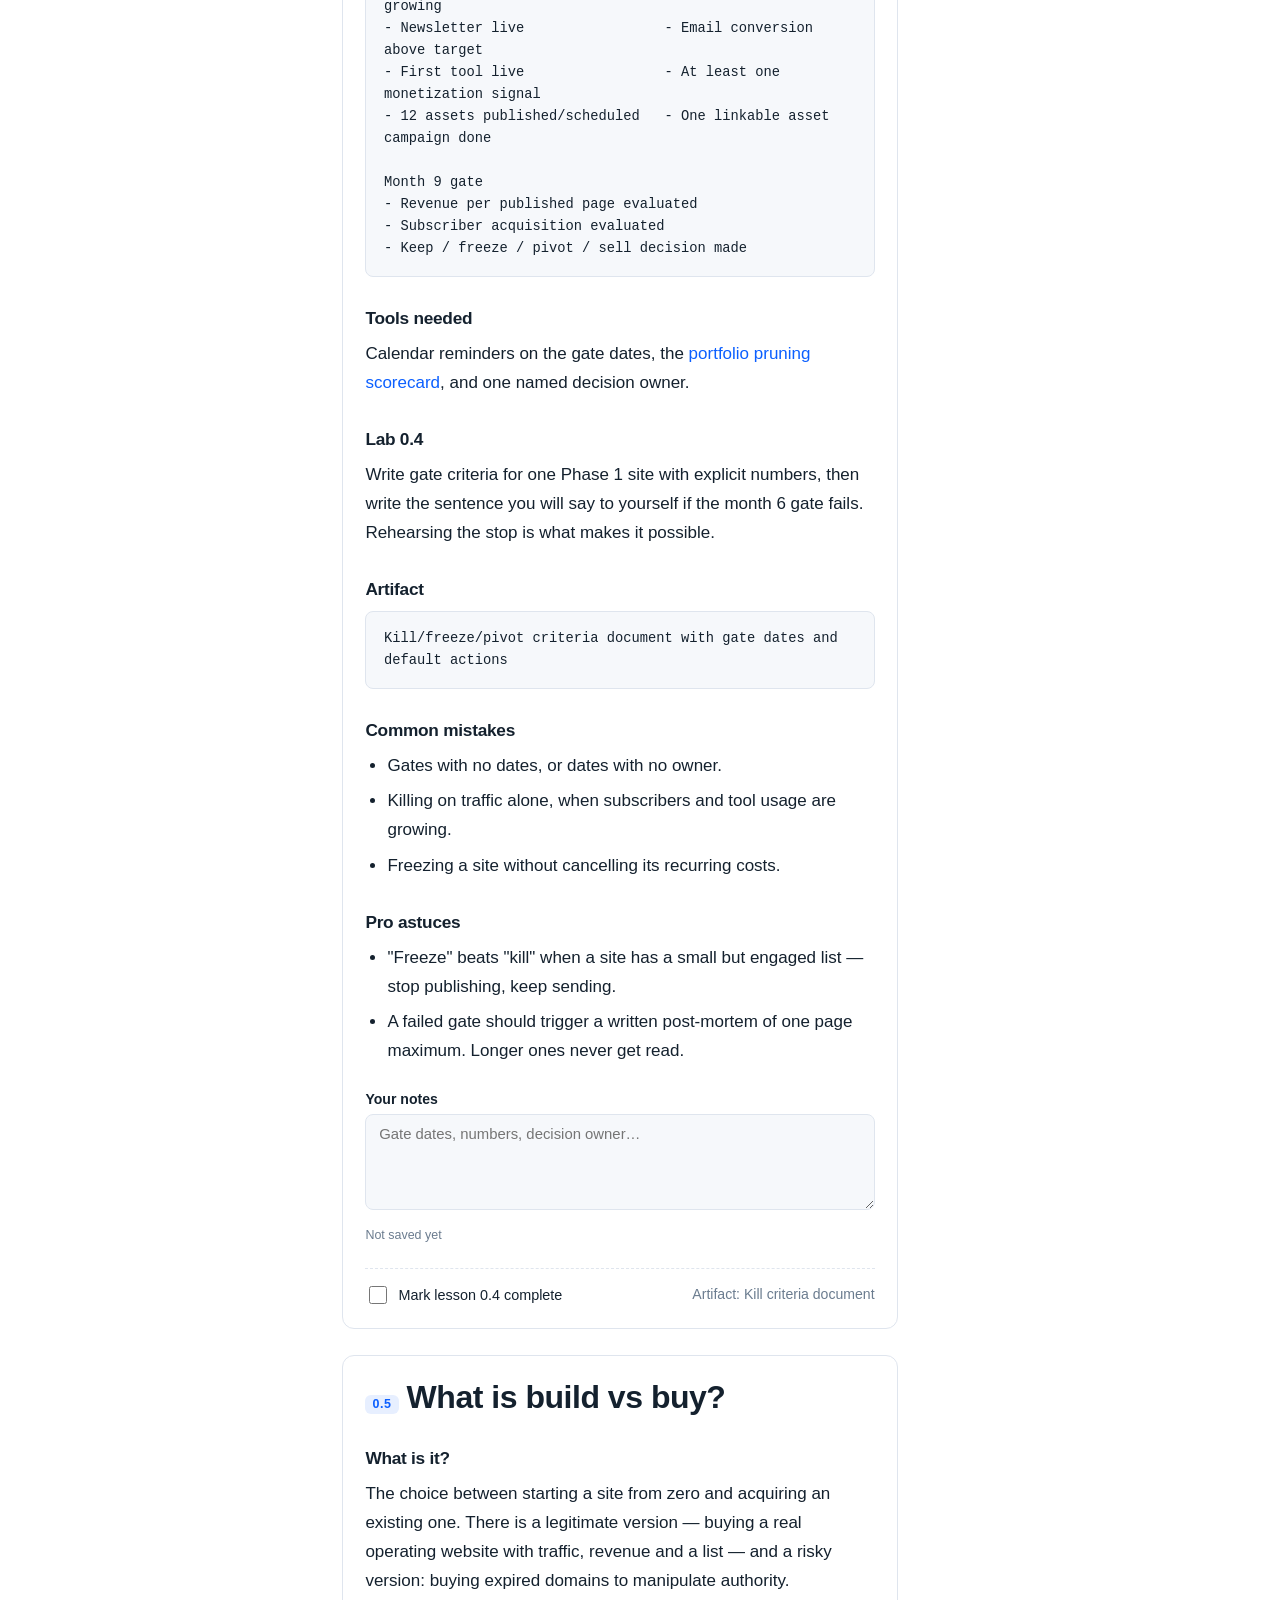
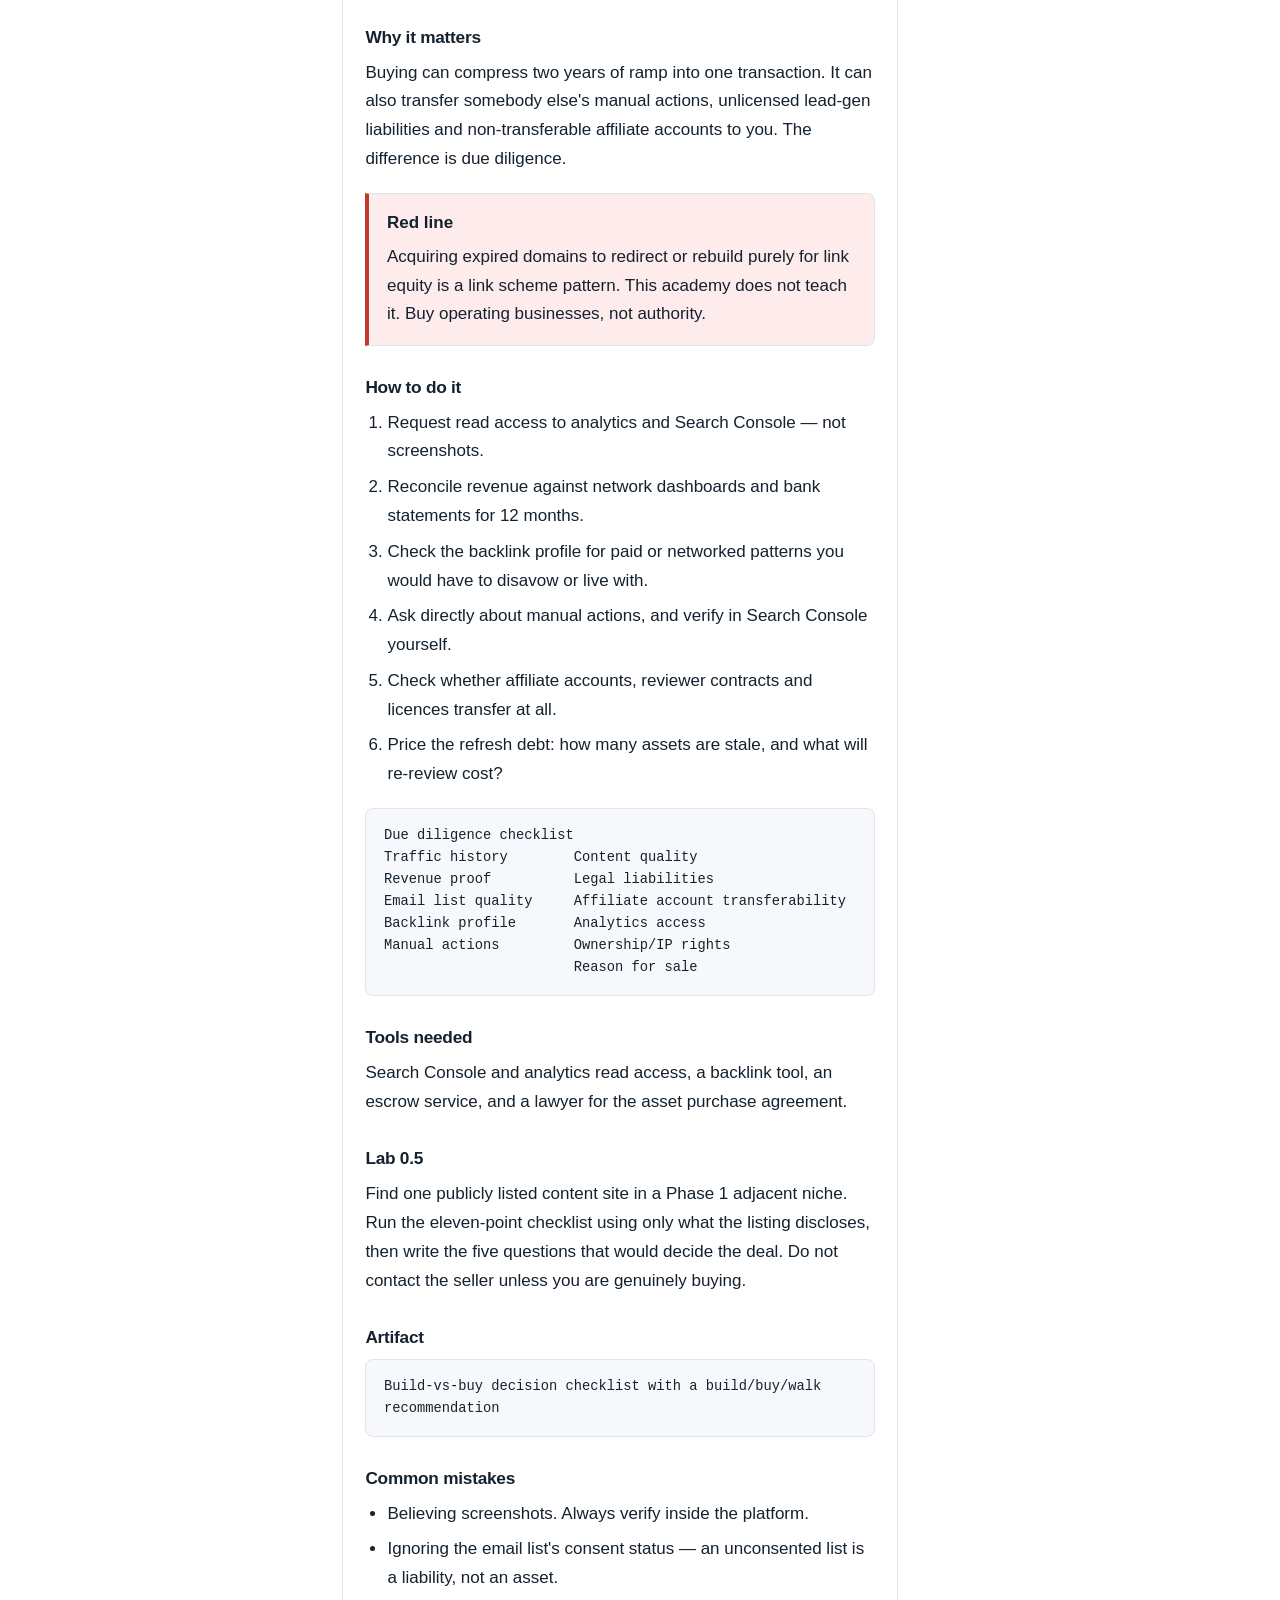
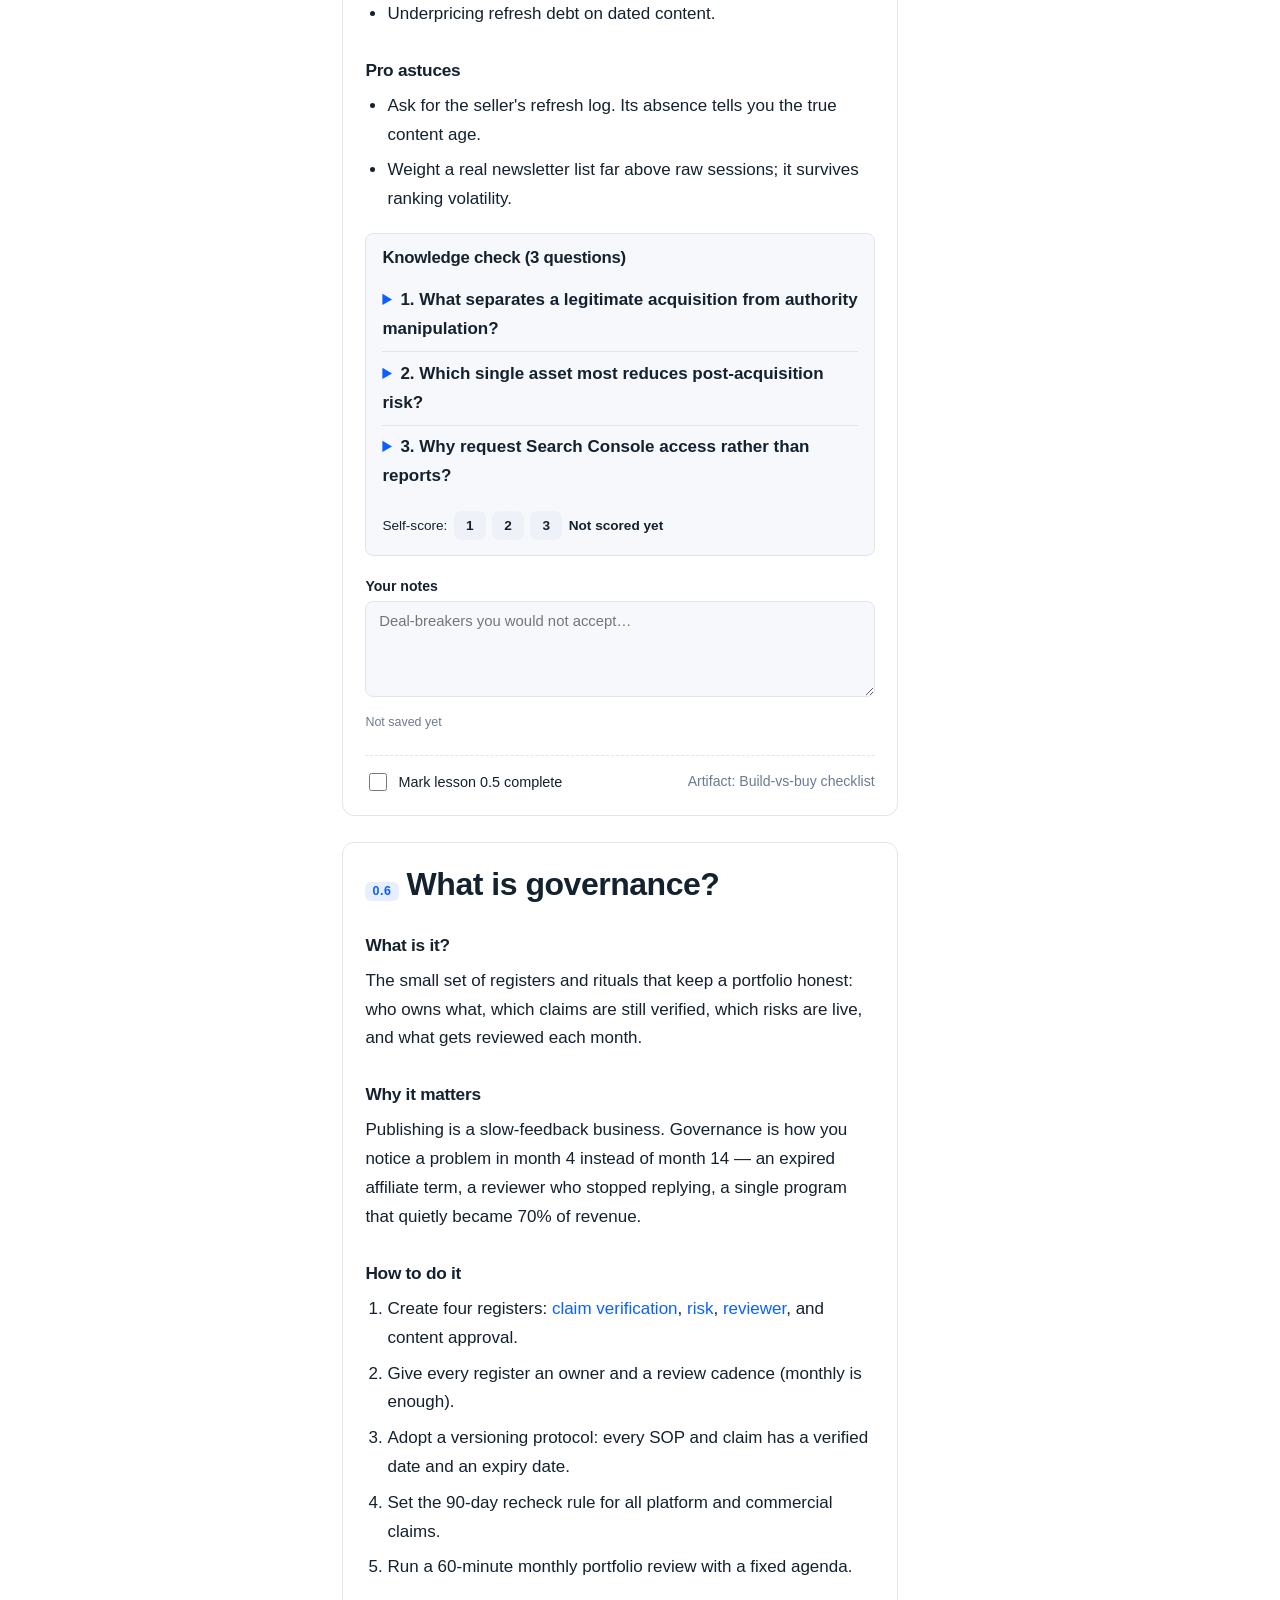
<file: courses/00-decision-economics.html>
<!DOCTYPE html>
<html lang="en" data-theme="light">
<head>
<meta charset="utf-8">
<meta name="viewport" content="width=device-width, initial-scale=1">
<title>Course 0: Decision Economics, Risk, and Kill Criteria | RankLab Academy v2</title>
<meta name="description" content="Before SEO, decide whether the site should exist. Build a 12-month cost model, unit economics, a falsifiable thesis, kill/freeze/pivot criteria, build-vs-buy due diligence and a governance dashboard.">
<link rel="canonical" href="00-decision-economics.html">
<meta name="robots" content="index, follow, max-image-preview:large">
<meta property="og:type" content="article">
<meta property="og:title" content="Course 0 — Decision Economics, Risk, and Kill Criteria">
<meta property="og:description" content="Six lessons and six artifacts that decide whether a website is worth building at all.">
<link rel="icon" href="../favicon.svg" type="image/svg+xml">
<link rel="stylesheet" href="../css/style.css">
<script src="../js/head.js"></script>
<script src="../js/ads-config.js" defer></script>
<script src="../js/megamenu.js" defer></script>
<script src="../js/db.js" defer></script>
<script src="../js/app.js" defer></script>
<script src="../js/course.js" defer></script>
<script type="application/ld+json">
{
  "@context": "https://schema.org",
  "@graph": [
    {
      "@type": "Course",
      "name": "Decision Economics, Risk, and Kill Criteria",
      "description": "Cost modelling, unit economics, falsifiable business theses, kill/freeze/pivot criteria, build-vs-buy due diligence and portfolio governance for web publishers.",
      "url": "https://ranklab-academy.pages.dev/courses/00-decision-economics.html",
      "provider": { "@type": "EducationalOrganization", "name": "RankLab Academy", "url": "https://ranklab-academy.pages.dev/" },
      "isAccessibleForFree": true,
      "educationalLevel": "Foundation",
      "teaches": ["Website cost modelling", "Unit economics", "Kill criteria", "Risk registers", "Build vs buy due diligence"],
      "hasCourseInstance": { "@type": "CourseInstance", "courseMode": "online", "courseWorkload": "PT5H" }
    },
    {
      "@type": "BreadcrumbList",
      "itemListElement": [
        { "@type": "ListItem", "position": 1, "name": "Home", "item": "https://ranklab-academy.pages.dev/" },
        { "@type": "ListItem", "position": 2, "name": "Courses", "item": "https://ranklab-academy.pages.dev/courses/" },
        { "@type": "ListItem", "position": 3, "name": "Course 0" }
      ]
    }
  ]
}
</script>
</head>
<body data-course="course-00" data-tier="free" data-price="Free">
<a class="skip-link" href="#main">Skip to content</a>

<header class="site-header">
  <div class="wrap header-inner">
    <a class="brand" href="../index.html"><span class="brand-mark">RL</span> RankLab <span class="muted">Academy</span></a>
    <nav id="main-nav" class="main-nav" aria-label="Main">

      <div class="nav-item">
        <button class="nav-link mega-btn" type="button" aria-expanded="false" aria-controls="mega-curriculum">Curriculum <span class="chev" aria-hidden="true">▾</span></button>
        <div class="mega-panel" id="mega-curriculum">
          <div class="mega-inner">
            <div class="mega-col">
              <h3>Foundations</h3>
              <ul>
                <li><a class="mega-link" href="00-decision-economics.html"><span class="mega-num">0</span>Decision Economics <small>Free · cost model, kill criteria</small></a></li>
                <li><a class="mega-link" href="01-search-foundations-ai-era.html"><span class="mega-num">1</span>Search in the AI Era <small>Free · zero-click survival</small></a></li>
                <li><a class="mega-link" href="02-niche-displacement-scoring.html"><span class="mega-num">2</span>Niche Selection <small>$19 · displacement scoring</small></a></li>
                <li><a class="mega-link" href="03-owned-audience-newsletter.html"><span class="mega-num">3</span>Owned Audience <small>$29 · newsletter as product</small></a></li>
              </ul>
            </div>
            <div class="mega-col">
              <h3>Build &amp; optimise</h3>
              <ul>
                <li><a class="mega-link" href="04-architecture-cloudflare-legal.html"><span class="mega-num">4</span>Architecture &amp; Legal <small>$39 · Cloudflare, launch gate</small></a></li>
                <li><a class="mega-link" href="05-technical-seo-performance-ops.html"><span class="mega-num">5</span>Technical SEO &amp; Ops <small>$49 · Core Web Vitals, schema</small></a></li>
                <li><a class="mega-link" href="06-answer-engine-visibility.html"><span class="mega-num">6</span>Answer-Engine Visibility <small>$59 · citations, brand demand</small></a></li>
                <li><a class="mega-link" href="07-content-eeat-editorial-economics.html"><span class="mega-num">7</span>Content &amp; E-E-A-T <small>$69 · cost per asset</small></a></li>
              </ul>
            </div>
            <div class="mega-col">
              <h3>Grow &amp; monetise</h3>
              <ul>
                <li><a class="mega-link" href="08-onpage-cro-tool-ux.html"><span class="mega-num">8</span>On-Page &amp; Tool UX <small>$79 · money pages, CRO</small></a></li>
                <li><a class="mega-link" href="09-apis-analytics-ai-surface.html"><span class="mega-num">9</span>APIs &amp; Analytics <small>$99 · AI-surface measurement</small></a></li>
                <li><a class="mega-link" href="10-links-partnerships-digital-pr.html"><span class="mega-num">10</span>Links &amp; Digital PR <small>$119 · original data campaigns</small></a></li>
                <li><a class="mega-link" href="11-monetization-compliance-resilience.html"><span class="mega-num">11</span>Monetization <small>$149 · concentration limits</small></a></li>
                <li><a class="mega-link" href="12-capstone-3-site-portfolio.html"><span class="mega-num">12</span>Capstone Portfolio <small>$199 · pruning gates</small></a></li>
              </ul>
            </div>
            <div class="mega-col mega-feature">
              <h3>Start here</h3>
              <p>13 courses · 78 lessons · 78 artifacts. Every course uses one spine: 6 lessons, a lab each, a scenario assessment, a final project, a checklist and an AI-agent prompt.</p>
              <a class="btn btn-sm" href="index.html">View full curriculum</a>
            </div>
          </div>
          <div class="mega-foot"><div class="mega-foot-inner">
            <span>Rule 4 — launch 3 sites first; expand to 10 only after the gates pass.</span>
            <a href="../blueprint/index.html">See the 12-asset MVP →</a>
          </div></div>
        </div>
      </div>

      <div class="nav-item">
        <button class="nav-link mega-btn" type="button" aria-expanded="false" aria-controls="mega-toolkit">Toolkit <span class="chev" aria-hidden="true">▾</span></button>
        <div class="mega-panel" id="mega-toolkit">
          <div class="mega-inner">
            <div class="mega-col">
              <h3>Decide</h3>
              <ul>
                <li><a class="mega-link" href="../tools/unit-economics.html">Unit economics &amp; payback <small>12-month cost model</small></a></li>
                <li><a class="mega-link" href="../tools/niche-scorer.html">Niche scorer <small>Displacement-adjusted</small></a></li>
                <li><a class="mega-link" href="../tools/zero-click-scorecard.html">Zero-click survival scorecard</a></li>
                <li><a class="mega-link" href="../tools/pruning-scorecard.html">Portfolio pruning scorecard</a></li>
              </ul>
            </div>
            <div class="mega-col">
              <h3>Govern</h3>
              <ul>
                <li><a class="mega-link" href="../tools/claim-register.html">Claim verification register <small>90-day expiry</small></a></li>
                <li><a class="mega-link" href="../tools/risk-register.html">Risk register <small>10 categories</small></a></li>
                <li><a class="mega-link" href="../tools/reviewer-register.html">Reviewer register</a></li>
                <li><a class="mega-link" href="../tools/legal-question-sheet.html">Legal counsel question sheet</a></li>
              </ul>
            </div>
            <div class="mega-col">
              <h3>Measure &amp; build</h3>
              <ul>
                <li><a class="mega-link" href="../tools/revenue-rpm-calculator.html">Revenue &amp; RPM calculator</a></li>
                <li><a class="mega-link" href="../tools/ai-surface-tracker.html">AI-surface tracking sheet</a></li>
                <li><a class="mega-link" href="../tools/content-brief-builder.html">Content brief builder</a></li>
                <li><a class="mega-link" href="../tools/checklists.html">Launch checklists</a></li>
              </ul>
            </div>
            <div class="mega-col mega-feature">
              <h3>Everything stays local</h3>
              <p>Tools save to IndexedDB in your own browser. Nothing is uploaded. Export a JSON backup any time from your dashboard.</p>
              <a class="btn btn-sm btn-outline" href="../tools/index.html">All tools</a>
            </div>
          </div>
          <div class="mega-foot"><div class="mega-foot-inner">
            <span>Rule 1 — every platform or commercial claim expires after 90 days.</span>
            <a href="../resources/visual-assets.html">Image prompts &amp; screenshot SOPs →</a>
          </div></div>
        </div>
      </div>

      <a class="nav-link" href="../blueprint/index.html">Blueprint</a>
      <a class="nav-link" href="../pricing.html">Pricing</a>
      <a class="nav-link" href="../dashboard.html">My progress</a>
    </nav>

    <div class="header-actions">
      <button id="theme-toggle" class="icon-btn" type="button" aria-label="Switch theme">☾</button>
      <button id="nav-toggle" class="icon-btn nav-toggle" type="button" aria-expanded="false" aria-controls="main-nav" aria-label="Open menu">☰</button>
    </div>
  </div>
</header>

<main id="main">
<div class="page-head">
  <div class="wrap">
    <nav class="breadcrumbs" aria-label="Breadcrumb">
      <ol><li><a href="../index.html">Home</a></li><li><a href="index.html">Courses</a></li><li>Course 0</li></ol>
    </nav>
    <p class="mb-1"><span class="badge">Course 0 · Foundation</span> <span class="badge badge-accent">Free forever</span> <span class="badge">New in v2</span></p>
    <h1>Decision Economics, Risk, and Kill Criteria</h1>
    <p class="lead">Most failed websites were never bad at SEO. They were bad at arithmetic. Before you register a domain, you will know what the site costs for twelve months, what it must earn to break even, and the exact numbers at which you stop.</p>
    <ul class="pill-row">
      <li>6 lessons</li><li>6 labs</li><li>6 artifacts</li><li>1 scenario assessment</li><li>≈5 hours</li><li>No prerequisites</li>
    </ul>
    <div class="progress-label"><span>Your progress · <b data-course-done>0</b>/<b data-course-total>6</b> lessons</span><span data-course-pct>0%</span></div>
    <div class="progress" data-course-bar><i></i></div>
    <div class="callout callout-tip mt-2 mb-0">
      <strong class="callout-title">This course is free, permanently</strong>
      <p class="mb-0 text-sm">All six lessons, labs and artifacts are open — no account, no email, no unlock. Course 0 exists so you can reach a defensible <em>no</em> without paying anything. Paid courses start at Course 2 ($19) and rise from there; see the <a href="../pricing.html">full price ladder</a>.</p>
    </div>
  </div>
</div>

<div class="wrap">
  <aside class="ad-slot ad-leaderboard" data-ad="header" data-ad-format="horizontal" aria-label="Advertisement"><div class="ad-inner"></div></aside>
</div>

<div class="wrap doc-layout">

  <aside class="doc-aside" aria-label="Course contents">
    <nav class="toc">
      <h2>On this page</h2>
      <ol>
        <li><a href="#overview">Overview</a></li>
        <li><a href="#lesson-1">0.1 What is decision economics?</a></li>
        <li><a href="#lesson-2">0.2 What are unit economics?</a></li>
        <li><a href="#lesson-3">0.3 Falsifiable business thesis</a></li>
        <li><a href="#lesson-4">0.4 Kill, freeze and pivot criteria</a></li>
        <li><a href="#lesson-5">0.5 Build vs buy</a></li>
        <li><a href="#lesson-6">0.6 Governance</a></li>
        <li><a href="#scenario">Scenario assessment</a></li>
        <li><a href="#project">Final project</a></li>
        <li><a href="#checklist">Course checklist</a></li>
        <li><a href="#prompt">AI-agent prompt</a></li>
        <li><a href="#sources">Sources</a></li>
      </ol>
    </nav>
    <div class="callout callout-tip mt-2">
      <strong class="callout-title">Governing question</strong>
      <p class="mb-0 text-sm">If Google disappeared tomorrow, why would anyone still come back to this brand?</p>
    </div>
  </aside>

  <article>
    <section id="overview" class="lesson">
      <h2 class="mt-0">Overview: why economics comes before SEO</h2>
      <p>In v1 of this academy, Course 1 was SEO foundations. That order rewarded enthusiasm and punished judgement: students launched ten sites, published hundreds of pages, and discovered the cost of expert review, tool development and content refresh only after the money was spent.</p>
      <p>v2 puts a financial gate in front of everything. A website is a capital allocation decision with a long payback period and a real chance of returning zero. Course 0 teaches you to treat it that way — and to write down, in advance, the evidence that would prove you wrong.</p>
      <div class="table-wrap">
        <table>
          <caption class="sr-only">Lessons, labs and artifacts in Course 0</caption>
          <thead><tr><th>Lesson</th><th>Lab</th><th>Artifact you keep</th></tr></thead>
          <tbody>
            <tr><td>0.1 Decision economics</td><td>Price every line item for one site</td><td>12-month budget model</td></tr>
            <tr><td>0.2 Unit economics</td><td>Cost and revenue per asset and per subscriber</td><td>Unit economics sheet</td></tr>
            <tr><td>0.3 Falsifiable thesis</td><td>Write the belief and the disproof evidence</td><td>Site investment memo</td></tr>
            <tr><td>0.4 Kill/freeze/pivot</td><td>Set month 3, 6 and 9 gates</td><td>Kill criteria document</td></tr>
            <tr><td>0.5 Build vs buy</td><td>Run due diligence on one listed site</td><td>Build-vs-buy checklist</td></tr>
            <tr><td>0.6 Governance</td><td>Stand up four registers</td><td>Governance dashboard</td></tr>
          </tbody>
        </table>
      </div>
      <div class="callout callout-warn">
        <strong class="callout-title">Rule 1 applies from lesson one</strong>
        <p class="mb-0">Every platform, ad-network, tool or compliance claim you write down needs <code>Claim / Source URL / Verified / Owner / Expires / Status</code>, and expires after 90 days. The numbers in this course are worked examples with invented values — replace them with quotes you actually received.</p>
      </div>
    </section>

    <section id="lesson-1" class="lesson">
      <h2><span class="lesson-num">0.1</span> What is decision economics?</h2>

      <h3>What is it?</h3>
      <p>Decision economics is the practice of pricing a decision before making it. For a publisher it means one number — the fully loaded twelve-month cost of operating one website at the quality level the topic demands — and the confidence interval around it.</p>

      <h3>Why it matters</h3>
      <p>Search results in commercially valuable niches are now defended by teams with editors, licensed reviewers, original data and engineering. Entering that market without knowing your budget ceiling is how people spend eleven months of effort and abandon a site in month twelve, one month before compounding would have started.</p>

      <h3>How to do it</h3>
      <ol>
        <li>List every cost line below, even the ones you plan to do yourself.</li>
        <li>Price your own labour at a real hourly rate. Free labour hides the true cost of a bad niche.</li>
        <li>Get three actual quotes for anything you will outsource (writing, expert review, tool development).</li>
        <li>Split costs into <em>setup</em> (one-off), <em>run</em> (monthly) and <em>variable</em> (per asset).</li>
        <li>Add a 20% contingency line. Refreshes and reviewer re-reads always exceed the estimate.</li>
        <li>Produce three scenarios: lean, expected, and quality-first.</li>
      </ol>
      <pre><code>Cost lines to price (per site, 12 months)

Domain                       Screenshots/media
Hosting / CMS                Newsletter software
Cloudflare / tooling         Analytics
SEO tools                    PR / link building
Content briefs               Maintenance
Writing                      Refresh cost
Editing                      Contingency (20%)
Expert review                Your own labour (hours x rate)
Legal review
Design
Calculator / tool development</code></pre>

      <h3>Tools needed</h3>
      <p>A spreadsheet (or the academy <a href="../tools/unit-economics.html">unit economics &amp; budget tool</a>), three written quotes, and your own time log for two typical weeks.</p>

      <h3>Lab 0.1</h3>
      <p>Price all sixteen lines for <strong>SMB Finance and Banking</strong>, the first Phase 1 site. Produce lean, expected and quality-first totals. Then answer in one sentence: what is the largest single cost, and would you still build if it doubled?</p>

      <h3>Artifact</h3>
      <pre><code>12-month budget model
- Setup costs
- Monthly run costs
- Variable cost per asset
- Three scenarios (lean / expected / quality-first)
- Budget ceiling and owner</code></pre>

      <h3>Common mistakes</h3>
      <ul>
        <li>Valuing your own time at zero, which makes every niche look profitable.</li>
        <li>Budgeting content but not refresh — dated assets need money every quarter, forever.</li>
        <li>Forgetting expert review in YMYL topics, then quietly dropping it when the invoice arrives.</li>
        <li>Treating tool development as a weekend project when it is the main defensible asset.</li>
      </ul>

      <h3>Pro astuces</h3>
      <ul>
        <li>Budget the first tool before the first article. It is the asset an AI answer cannot replace.</li>
        <li>Track cost per <em>published and reviewed</em> asset, not per draft. Drafts are not inventory.</li>
        <li>Keep a "decisions we did not fund" list. It becomes your Phase 2 pipeline.</li>
      </ul>

      <figure class="figure-ph">
        <div class="ph-box"><span><b>Image placeholder — budget model spreadsheet</b>16:9 illustration of a three-scenario cost model</span></div>
        <figcaption>Figure 0.1 — Twelve-month cost model, three scenarios.</figcaption>
        <details>
          <summary>Image generation prompt</summary>
          <p class="text-sm mb-0">"Clean flat vector illustration of a spreadsheet dashboard showing a 12-month website budget with three scenario columns labelled Lean, Expected, Quality-first, a stacked bar chart of cost categories, and a highlighted budget ceiling line. Blue and teal palette, white background, no text smaller than 14px, no logos, 16:9."</p>
        </details>
        <details>
          <summary>Screenshot SOP (if you use your own sheet)</summary>
          <ol class="text-sm mb-0">
            <li>Open your budget sheet in a clean browser profile at 1440×900.</li>
            <li>Hide rows containing real supplier names or rates you are not licensed to publish.</li>
            <li>Capture the visible range only; do not capture browser tabs, bookmarks or account emails.</li>
            <li>Blur any invoice numbers or client identifiers.</li>
            <li>Save as <code>c0-budget-model-YYYY-MM.png</code> and log source + date in your media register.</li>
          </ol>
        </details>
      </figure>

      <div class="notes-box">
        <label class="text-sm" for="note-l1"><strong>Your notes</strong> — saved to this browser only</label>
        <textarea id="note-l1" data-note="lesson-1" placeholder="Largest cost line, your budget ceiling, who owns the number…"></textarea>
        <span class="notes-status">Not saved yet</span>
      </div>
      <div class="lesson-foot">
        <label class="complete-toggle"><input type="checkbox" data-lesson-complete> Mark lesson 0.1 complete</label>
        <span class="text-sm muted">Artifact: 12-month budget model</span>
      </div>
    </section>

    <section id="lesson-2" class="lesson">
      <h2><span class="lesson-num">0.2</span> What are unit economics?</h2>

      <h3>What is it?</h3>
      <p>Unit economics reduce a whole business to the profit or loss of one repeatable unit. For a publisher the units are: one published asset, one subscriber, one lead, and one tool completion.</p>

      <h3>Why it matters</h3>
      <p>Portfolio-level revenue hides everything. A site earning money overall can still be publishing assets that will never repay their cost. Unit economics tell you which asset <em>type</em> to make more of — and in the AI era the answer is usually tools, data and commercial pages, not explainers.</p>

      <h3>How to do it</h3>
      <ol>
        <li>Compute cost per published asset = total variable cost ÷ assets published.</li>
        <li>Compute cost per expert-reviewed page separately; it is often 2–4× a standard page.</li>
        <li>Compute cost per subscriber = acquisition spend ÷ net new subscribers.</li>
        <li>Compute revenue per page, per subscriber and per lead over a rolling 90 days.</li>
        <li>Payback period = cost of asset ÷ monthly revenue attributable to that asset.</li>
        <li>Break-even month = the month cumulative revenue crosses cumulative cost.</li>
      </ol>
      <pre><code>Unit economics sheet

Cost per published asset          Revenue per page
Cost per expert-reviewed page     Revenue per subscriber
Cost per subscriber               Revenue per lead
Cost per tool                     Payback period (months)
Cost per data asset               Break-even month</code></pre>

      <h3>Tools needed</h3>
      <p>Spreadsheet, analytics revenue export, affiliate/network reports, newsletter platform stats. Use <a href="../tools/unit-economics.html">Unit economics &amp; payback</a> to model it before you have real data.</p>

      <h3>Lab 0.2</h3>
      <p>Model a site with 12 assets: 2 pillars at high cost, 3 money pages at medium cost, 2 tools at high cost, 2 data assets at medium-high cost, 3 support articles at low cost. Assume a plausible revenue path and find the break-even month. Then halve the traffic assumption and find it again.</p>

      <h3>Artifact</h3>
      <pre><code>Unit economics sheet with payback per asset type and two traffic scenarios</code></pre>

      <h3>Common mistakes</h3>
      <ul>
        <li>Averaging revenue across all pages, which flatters weak informational content.</li>
        <li>Ignoring refresh cost, which turns a profitable dated asset into a loss-maker in year two.</li>
        <li>Counting gross affiliate revenue before reversals and returns.</li>
        <li>Assuming subscriber value without ever measuring revenue per subscriber.</li>
      </ul>

      <h3>Pro astuces</h3>
      <ul>
        <li>Report revenue per <em>asset type</em> monthly. It is the single most decision-useful table you will own.</li>
        <li>If cost per subscriber is below three months of revenue per subscriber, spend more on the lead magnet.</li>
        <li>Tools have near-zero marginal cost after launch — model them as capital, not content.</li>
      </ul>

      <div class="quiz" data-quiz="lesson-2">
        <h4>Knowledge check (3 questions)</h4>
        <details><summary>1. Why is cost per expert-reviewed page tracked separately?</summary><p class="answer">Because reviewer time is scarce and expensive, and it caps how many YMYL pages you can publish per month. Blending it into an average hides the real constraint.</p></details>
        <details><summary>2. A tool costs 4,000 and returns 250/month. What is the payback period?</summary><p class="answer">16 months. That is acceptable only if the tool also drives subscribers, links and citations — which is why tool value is measured on multiple units, not just direct revenue.</p></details>
        <details><summary>3. What breaks a payback calculation most often?</summary><p class="answer">Omitted refresh cost and revenue counted before affiliate reversals.</p></details>
        <div class="self-score">
          <span>Self-score:</span>
          <button class="btn btn-sm btn-ghost" type="button" data-quiz-score="1">1</button>
          <button class="btn btn-sm btn-ghost" type="button" data-quiz-score="2">2</button>
          <button class="btn btn-sm btn-ghost" type="button" data-quiz-score="3">3</button>
          <strong data-quiz-out>Not scored yet</strong>
        </div>
      </div>

      <div class="notes-box">
        <label class="text-sm" for="note-l2"><strong>Your notes</strong></label>
        <textarea id="note-l2" data-note="lesson-2" placeholder="Break-even month, most expensive unit, cheapest profitable unit…"></textarea>
        <span class="notes-status">Not saved yet</span>
      </div>
      <div class="lesson-foot">
        <label class="complete-toggle"><input type="checkbox" data-lesson-complete> Mark lesson 0.2 complete</label>
        <span class="text-sm muted">Artifact: Unit economics sheet</span>
      </div>
    </section>

    <aside class="ad-slot ad-inarticle" data-ad="inarticle" aria-label="Advertisement"><div class="ad-inner"></div></aside>

    <section id="lesson-3" class="lesson">
      <h2><span class="lesson-num">0.3</span> What is a falsifiable business thesis?</h2>

      <h3>What is it?</h3>
      <p>A thesis is a written belief about a specific audience, plus the evidence that would prove it false by a specific date. "This niche has high CPM" is not a thesis. It is a hope with a number attached.</p>

      <h3>Why it matters</h3>
      <p>Without falsifiability there is no honest way to stop. Every disappointing month gets reinterpreted as "SEO takes time", and the sunk cost grows. A thesis converts opinion into a testable claim, which is also what makes a portfolio sellable.</p>

      <h3>How to do it</h3>
      <ol>
        <li>Name the buyer precisely (not "small businesses" but "owner-operators with 3–20 staff who handle their own banking").</li>
        <li>State the belief in one sentence, including the behaviour you expect.</li>
        <li>List the evidence required by month 6, with numbers.</li>
        <li>List the evidence that would <em>disprove</em> it, with numbers.</li>
        <li>Name the owner and the review date.</li>
      </ol>
      <pre><code>Example thesis — Site 1 (SMB Finance and Banking)

We believe small-business operators will subscribe to a weekly finance
newsletter if we provide calculators, templates and funding updates.

Evidence needed by month 6:
- X subscribers
- Y tool completions
- Z pages with search traction
- at least N qualified affiliate/lead clicks

Disproof by month 6:
- signup rate below 1% on tool pages after 2 iterations
- fewer than 3 assets with any impression growth
- zero repeat newsletter click cohort</code></pre>

      <h3>Tools needed</h3>
      <p>Investment memo template, keyword/impression baseline, competitor newsletter samples, one page of buyer interview notes (three real conversations beat thirty assumptions).</p>

      <h3>Lab 0.3</h3>
      <p>Write theses for all three Phase 1 sites. Each must fit on one page and contain at least four numeric disproof conditions. Show one to somebody who will argue with you and record their strongest objection.</p>

      <h3>Artifact</h3>
      <pre><code>Site investment memo (one per Phase 1 site)</code></pre>

      <h3>Common mistakes</h3>
      <ul>
        <li>Writing a thesis about traffic instead of about people and payment.</li>
        <li>Setting evidence thresholds after seeing the first data.</li>
        <li>Confusing the method ("SEO works") with the business bet ("this audience will subscribe").</li>
      </ul>

      <h3>Pro astuces</h3>
      <ul>
        <li>Put the disproof conditions in the same document as the budget. Approval means accepting both.</li>
        <li>Date-stamp the memo and never edit it in place — version it, so future you can audit past you.</li>
      </ul>

      <div class="notes-box">
        <label class="text-sm" for="note-l3"><strong>Your notes</strong></label>
        <textarea id="note-l3" data-note="lesson-3" placeholder="Your one-sentence thesis and four disproof numbers…"></textarea>
        <span class="notes-status">Not saved yet</span>
      </div>
      <div class="lesson-foot">
        <label class="complete-toggle"><input type="checkbox" data-lesson-complete> Mark lesson 0.3 complete</label>
        <span class="text-sm muted">Artifact: Site investment memo</span>
      </div>
    </section>

    <section id="lesson-4" class="lesson">
      <h2><span class="lesson-num">0.4</span> What are kill, freeze, and pivot criteria?</h2>

      <h3>What is it?</h3>
      <p>Thresholds, written before launch, that convert evidence into one of four decisions: continue, pivot the content mix, freeze new investment, or kill and reallocate.</p>

      <h3>Why it matters</h3>
      <p>Portfolio returns come from concentration, and concentration requires pruning. Publishers who never kill anything end up maintaining nine mediocre sites and cannot fund the one that works.</p>

      <h3>How to do it</h3>
      <ol>
        <li>Define three gates: month 3 (infrastructure), month 6 (traction), month 9 (economics).</li>
        <li>For each gate, list observable checks — not feelings.</li>
        <li>Attach one decision per gate, with a default action if nobody reviews it.</li>
        <li>Store the gates where you will see them: the governance dashboard, not a buried doc.</li>
      </ol>
      <pre><code>Month 3 gate                     Month 6 gate
- Site technically indexed        - Search impressions growing
- Newsletter live                 - Email conversion above target
- First tool live                 - At least one monetization signal
- 12 assets published/scheduled   - One linkable asset campaign done

Month 9 gate
- Revenue per published page evaluated
- Subscriber acquisition evaluated
- Keep / freeze / pivot / sell decision made</code></pre>

      <h3>Tools needed</h3>
      <p>Calendar reminders on the gate dates, the <a href="../tools/pruning-scorecard.html">portfolio pruning scorecard</a>, and one named decision owner.</p>

      <h3>Lab 0.4</h3>
      <p>Write gate criteria for one Phase 1 site with explicit numbers, then write the sentence you will say to yourself if the month 6 gate fails. Rehearsing the stop is what makes it possible.</p>

      <h3>Artifact</h3>
      <pre><code>Kill/freeze/pivot criteria document with gate dates and default actions</code></pre>

      <h3>Common mistakes</h3>
      <ul>
        <li>Gates with no dates, or dates with no owner.</li>
        <li>Killing on traffic alone, when subscribers and tool usage are growing.</li>
        <li>Freezing a site without cancelling its recurring costs.</li>
      </ul>

      <h3>Pro astuces</h3>
      <ul>
        <li>"Freeze" beats "kill" when a site has a small but engaged list — stop publishing, keep sending.</li>
        <li>A failed gate should trigger a written post-mortem of one page maximum. Longer ones never get read.</li>
      </ul>

      <div class="notes-box">
        <label class="text-sm" for="note-l4"><strong>Your notes</strong></label>
        <textarea id="note-l4" data-note="lesson-4" placeholder="Gate dates, numbers, decision owner…"></textarea>
        <span class="notes-status">Not saved yet</span>
      </div>
      <div class="lesson-foot">
        <label class="complete-toggle"><input type="checkbox" data-lesson-complete> Mark lesson 0.4 complete</label>
        <span class="text-sm muted">Artifact: Kill criteria document</span>
      </div>
    </section>

    <section id="lesson-5" class="lesson">
      <h2><span class="lesson-num">0.5</span> What is build vs buy?</h2>

      <h3>What is it?</h3>
      <p>The choice between starting a site from zero and acquiring an existing one. There is a legitimate version — buying a real operating website with traffic, revenue and a list — and a risky version: buying expired domains to manipulate authority.</p>

      <h3>Why it matters</h3>
      <p>Buying can compress two years of ramp into one transaction. It can also transfer somebody else's manual actions, unlicensed lead-gen liabilities and non-transferable affiliate accounts to you. The difference is due diligence.</p>

      <div class="callout callout-danger">
        <strong class="callout-title">Red line</strong>
        <p class="mb-0">Acquiring expired domains to redirect or rebuild purely for link equity is a link scheme pattern. This academy does not teach it. Buy operating businesses, not authority.</p>
      </div>

      <h3>How to do it</h3>
      <ol>
        <li>Request read access to analytics and Search Console — not screenshots.</li>
        <li>Reconcile revenue against network dashboards and bank statements for 12 months.</li>
        <li>Check the backlink profile for paid or networked patterns you would have to disavow or live with.</li>
        <li>Ask directly about manual actions, and verify in Search Console yourself.</li>
        <li>Check whether affiliate accounts, reviewer contracts and licences transfer at all.</li>
        <li>Price the refresh debt: how many assets are stale, and what will re-review cost?</li>
      </ol>
      <pre><code>Due diligence checklist
Traffic history        Content quality
Revenue proof          Legal liabilities
Email list quality     Affiliate account transferability
Backlink profile       Analytics access
Manual actions         Ownership/IP rights
                       Reason for sale</code></pre>

      <h3>Tools needed</h3>
      <p>Search Console and analytics read access, a backlink tool, an escrow service, and a lawyer for the asset purchase agreement.</p>

      <h3>Lab 0.5</h3>
      <p>Find one publicly listed content site in a Phase 1 adjacent niche. Run the eleven-point checklist using only what the listing discloses, then write the five questions that would decide the deal. Do not contact the seller unless you are genuinely buying.</p>

      <h3>Artifact</h3>
      <pre><code>Build-vs-buy decision checklist with a build/buy/walk recommendation</code></pre>

      <h3>Common mistakes</h3>
      <ul>
        <li>Believing screenshots. Always verify inside the platform.</li>
        <li>Ignoring the email list's consent status — an unconsented list is a liability, not an asset.</li>
        <li>Underpricing refresh debt on dated content.</li>
      </ul>

      <h3>Pro astuces</h3>
      <ul>
        <li>Ask for the seller's refresh log. Its absence tells you the true content age.</li>
        <li>Weight a real newsletter list far above raw sessions; it survives ranking volatility.</li>
      </ul>

      <div class="quiz" data-quiz="lesson-5">
        <h4>Knowledge check (3 questions)</h4>
        <details><summary>1. What separates a legitimate acquisition from authority manipulation?</summary><p class="answer">Buying an operating business with real users, revenue and continuity of purpose versus buying a dead domain to harvest link equity for an unrelated site.</p></details>
        <details><summary>2. Which single asset most reduces post-acquisition risk?</summary><p class="answer">A consented, engaged email list — it keeps delivering traffic if rankings move.</p></details>
        <details><summary>3. Why request Search Console access rather than reports?</summary><p class="answer">To verify manual actions, indexing health and query mix directly, and to detect edited exports.</p></details>
        <div class="self-score">
          <span>Self-score:</span>
          <button class="btn btn-sm btn-ghost" type="button" data-quiz-score="1">1</button>
          <button class="btn btn-sm btn-ghost" type="button" data-quiz-score="2">2</button>
          <button class="btn btn-sm btn-ghost" type="button" data-quiz-score="3">3</button>
          <strong data-quiz-out>Not scored yet</strong>
        </div>
      </div>

      <div class="notes-box">
        <label class="text-sm" for="note-l5"><strong>Your notes</strong></label>
        <textarea id="note-l5" data-note="lesson-5" placeholder="Deal-breakers you would not accept…"></textarea>
        <span class="notes-status">Not saved yet</span>
      </div>
      <div class="lesson-foot">
        <label class="complete-toggle"><input type="checkbox" data-lesson-complete> Mark lesson 0.5 complete</label>
        <span class="text-sm muted">Artifact: Build-vs-buy checklist</span>
      </div>
    </section>

    <section id="lesson-6" class="lesson">
      <h2><span class="lesson-num">0.6</span> What is governance?</h2>

      <h3>What is it?</h3>
      <p>The small set of registers and rituals that keep a portfolio honest: who owns what, which claims are still verified, which risks are live, and what gets reviewed each month.</p>

      <h3>Why it matters</h3>
      <p>Publishing is a slow-feedback business. Governance is how you notice a problem in month 4 instead of month 14 — an expired affiliate term, a reviewer who stopped replying, a single program that quietly became 70% of revenue.</p>

      <h3>How to do it</h3>
      <ol>
        <li>Create four registers: <a href="../tools/claim-register.html">claim verification</a>, <a href="../tools/risk-register.html">risk</a>, <a href="../tools/reviewer-register.html">reviewer</a>, and content approval.</li>
        <li>Give every register an owner and a review cadence (monthly is enough).</li>
        <li>Adopt a versioning protocol: every SOP and claim has a verified date and an expiry date.</li>
        <li>Set the 90-day recheck rule for all platform and commercial claims.</li>
        <li>Run a 60-minute monthly portfolio review with a fixed agenda.</li>
      </ol>
      <pre><code>Risk register fields
Risk | Category | Likelihood | Impact | Leading indicator |
Owner | Mitigation | Trigger | Decision | Review date

Categories: platform, AI-search, Google policy, compliance,
reviewer/key-person, revenue concentration, traffic concentration,
cash burn, security/privacy, acquisition</code></pre>

      <h3>Tools needed</h3>
      <p>A spreadsheet or database, calendar recurrence, and the academy register tools. Nothing heavier — governance dies when it needs software adoption.</p>

      <h3>Lab 0.6</h3>
      <p>Populate the risk register with at least one live risk per category (ten rows), each with a leading indicator and a trigger. Then populate the claim register with five claims you already believe about ad networks or affiliate terms, and mark how many you can actually source today.</p>

      <h3>Artifact</h3>
      <pre><code>Portfolio governance dashboard: four registers + monthly agenda + owners</code></pre>

      <h3>Common mistakes</h3>
      <ul>
        <li>Registers with no owner — they become archaeology within two months.</li>
        <li>Risks without leading indicators, which means you only learn about them after the damage.</li>
        <li>Copying compliance claims from blog posts instead of primary sources.</li>
      </ul>

      <h3>Pro astuces</h3>
      <ul>
        <li>Put the expiry date column first. Sorting by it turns the register into a to-do list.</li>
        <li>Log the <em>decision</em>, not just the risk. Future you needs to know what was chosen and why.</li>
      </ul>

      <div class="notes-box">
        <label class="text-sm" for="note-l6"><strong>Your notes</strong></label>
        <textarea id="note-l6" data-note="lesson-6" placeholder="Your ten risks and their triggers…"></textarea>
        <span class="notes-status">Not saved yet</span>
      </div>
      <div class="lesson-foot">
        <label class="complete-toggle"><input type="checkbox" data-lesson-complete> Mark lesson 0.6 complete</label>
        <span class="text-sm muted">Artifact: Governance dashboard</span>
      </div>
    </section>

    <aside class="ad-slot ad-inarticle" data-ad="inarticle2" aria-label="Advertisement"><div class="ad-inner"></div></aside>

    <section id="scenario" class="lesson">
      <h2>Scenario assessment: the enthusiastic ten-site plan</h2>
      <p class="lead">Scenario assessments replace most quizzes in v2. There is rarely one correct answer — there is a defensible one, supported by numbers you can show.</p>
      <blockquote>
        <p class="mb-0">A student has 18,000 of capital and 20 hours a week. They plan to launch all ten niches at once, publishing 30 pages per site in the first quarter, using AI drafts with light editing. Three of the niches (insurance, mortgage, health benefits) are YMYL. They have no reviewers, no newsletter and no tools planned. They ask you to sanity-check the plan.</p>
      </blockquote>
      <div class="quiz" data-quiz="scenario">
        <h4>Answer before opening the model responses (5 questions)</h4>
        <details><summary>1. What is the fastest arithmetic that shows the plan fails?</summary><p class="answer">300 pages ÷ capital = roughly 60 per asset, which cannot cover a brief, a draft, an edit, media and any review — before hosting, tools or refresh. And 20 hours a week across ten sites is two hours per site per week, less than one asset per month each.</p></details>
        <details><summary>2. Which three niches should be deferred, and why?</summary><p class="answer">Insurance, mortgage and health benefits: highest reviewer cost, licensing exposure for lead generation, and the highest AI-displacement risk on definitional content. Defer to Phase 2 behind counsel review.</p></details>
        <details><summary>3. What replaces "30 pages per site"?</summary><p class="answer">A 12-asset MVP per site: 2 pillars, 3 money pages, 2 tools, 2 data/tracker assets, 3 support articles — with the tool and newsletter shipped before the support articles.</p></details>
        <details><summary>4. What is the minimum viable governance for this student?</summary><p class="answer">One budget model, one thesis and one kill-criteria document per site, plus the claim register. Risk and reviewer registers become mandatory the moment a YMYL site is funded.</p></details>
        <details><summary>5. Give the one-sentence recommendation.</summary><p class="answer">Fund one site fully (SMB Finance and Banking) with a 12-asset MVP, a newsletter and one calculator; hold the remaining capital until the month 6 gate produces evidence.</p></details>
        <div class="self-score">
          <span>Self-score (how many of your answers matched the reasoning):</span>
          <button class="btn btn-sm btn-ghost" type="button" data-quiz-score="1">1</button>
          <button class="btn btn-sm btn-ghost" type="button" data-quiz-score="2">2</button>
          <button class="btn btn-sm btn-ghost" type="button" data-quiz-score="3">3</button>
          <button class="btn btn-sm btn-ghost" type="button" data-quiz-score="4">4</button>
          <button class="btn btn-sm btn-ghost" type="button" data-quiz-score="5">5</button>
          <strong data-quiz-out>Not scored yet</strong>
        </div>
      </div>
    </section>

    <section id="project" class="lesson">
      <h2>Final project: the 3-site portfolio investment memo</h2>
      <p>Produce one document an investor (or a sceptical spouse) could approve or reject.</p>
      <pre><code>Investment memo contents
Why these 3 sites            Traffic assumptions
Budget                       Kill criteria
Expected cost per site       Risk register
Expected cost per asset      Month 9 pruning plan
Reviewer requirements
Revenue assumptions</code></pre>
      <p><strong>Pass standard:</strong> every number is traceable to a quote, a measurement or a stated assumption; every assumption has a disproof condition; the memo fits in five pages.</p>
    </section>

    <section id="checklist" class="lesson">
      <h2>Course 0 checklist</h2>
      <p class="text-sm muted">Ticks are saved in your browser with IndexedDB.</p>
      <ul class="checklist" data-checklist="course-00-final">
        <li><input type="checkbox" id="c0-1" data-key="c0-1"><label for="c0-1">12-month budget model complete with three scenarios and a contingency line</label></li>
        <li><input type="checkbox" id="c0-2" data-key="c0-2"><label for="c0-2">Own labour priced at a real hourly rate</label></li>
        <li><input type="checkbox" id="c0-3" data-key="c0-3"><label for="c0-3">Unit economics sheet with payback per asset type</label></li>
        <li><input type="checkbox" id="c0-4" data-key="c0-4"><label for="c0-4">Falsifiable thesis written for each Phase 1 site</label></li>
        <li><input type="checkbox" id="c0-5" data-key="c0-5"><label for="c0-5">Month 3, 6 and 9 gates dated, with numbers and an owner</label></li>
        <li><input type="checkbox" id="c0-6" data-key="c0-6"><label for="c0-6">Build-vs-buy checklist applied to one real listing</label></li>
        <li><input type="checkbox" id="c0-7" data-key="c0-7"><label for="c0-7">Risk register populated across all ten categories</label></li>
        <li><input type="checkbox" id="c0-8" data-key="c0-8"><label for="c0-8">Claim verification register started, with 90-day expiry dates</label></li>
        <li><input type="checkbox" id="c0-9" data-key="c0-9"><label for="c0-9">Monthly review scheduled with a fixed agenda</label></li>
        <li><input type="checkbox" id="c0-10" data-key="c0-10"><label for="c0-10">Investment memo written and reviewed by one critic</label></li>
      </ul>
      <div class="flex between">
        <span class="text-sm"><b data-checklist-count>0</b> complete</span>
        <button class="btn btn-sm btn-outline" type="button" data-checklist-reset>Reset</button>
      </div>
      <div class="progress mt-2" data-checklist-bar><i></i></div>
    </section>

    <section id="prompt" class="lesson">
      <h2>AI-agent prompt for Course 0</h2>
      <div class="prompt-block">
        <div class="prompt-head"><strong>Decision economics co-pilot</strong><button class="btn btn-sm btn-ghost" type="button" data-copy="#p-c0">Copy</button></div>
        <pre id="p-c0"><code>Act as an editorial economist and portfolio risk analyst for an independent web publisher.

Context I will paste: my niche, my capital, my weekly hours, my quotes for writing, editing and expert review.

Do this:
1. Build a 12-month cost model with setup, run and variable-per-asset lines, plus a 20% contingency and my own labour priced at the rate I give you. Produce lean, expected and quality-first scenarios.
2. Derive unit economics: cost per published asset, cost per expert-reviewed page, cost per subscriber, revenue per page, revenue per subscriber, revenue per lead, payback period and break-even month.
3. Write a falsifiable thesis for the site: one belief sentence, four numeric evidence conditions by month 6, and four numeric disproof conditions.
4. Propose month 3, 6 and 9 gates with observable checks and a default action if the gate is missed.
5. Populate a risk register with one risk per category: platform, AI-search, Google policy, compliance, reviewer/key-person, revenue concentration, traffic concentration, cash burn, security/privacy, acquisition. Include leading indicator, trigger and owner.
6. List every assumption you had to invent, and mark each one as "needs primary source" with the type of source required.

Rules:
- Never state a platform, ad-network or affiliate term as fact. Output it as a claim row with Claim / Source URL / Verified / Owner / Expires / Status and leave the URL for me to fill.
- Assume the MVP is 12 high-value assets, not 30 articles.
- Assume 3 sites launch first, not 10.
- Flag any recommendation that would require legal counsel before launch.
Output as tables I can paste into a spreadsheet.</code></pre>
      </div>
    </section>

    <section id="sources" class="lesson">
      <h2>Primary sources for this course</h2>
      <p class="text-sm">Verify before you publish anything derived from them, and record the verification in your claim register.</p>
      <ul>
        <li><a href="https://developers.google.com/search/docs/essentials" rel="noopener">Google Search Essentials</a></li>
        <li><a href="https://developers.google.com/search/docs/essentials/spam-policies" rel="noopener">Google spam policies</a> — read before considering any acquisition for link equity</li>
        <li><a href="https://www.ftc.gov/business-guidance/advertising-marketing/endorsements-influencers-reviews" rel="noopener">FTC endorsement, influencer and review guidance</a></li>
      </ul>
      <div class="btn-row mt-2">
        <a class="btn" href="01-search-foundations-ai-era.html">Next: Course 1 — Search foundations in the AI/zero-click era →</a>
        <a class="btn btn-outline" href="index.html">All courses</a>
      </div>
    </section>
  </article>

  <aside class="doc-aside doc-aside-right" aria-label="Sidebar">
    <div class="ad-slot ad-sidebar" data-ad="sidebar" aria-label="Advertisement"><div class="ad-inner"></div></div>
    <div class="card mt-2">
      <h3 class="mt-0 text-sm">Artifacts from this course</h3>
      <ol class="text-sm mb-0">
        <li>12-month budget model</li>
        <li>Unit economics sheet</li>
        <li>Site investment memo</li>
        <li>Kill/freeze/pivot criteria</li>
        <li>Build-vs-buy checklist</li>
        <li>Governance dashboard</li>
      </ol>
    </div>
  </aside>
</div>

<div class="wrap">
  <aside class="ad-slot ad-footer" data-ad="footer" data-ad-format="horizontal" aria-label="Advertisement"><div class="ad-inner"></div></aside>
</div>
</main>

<footer class="site-footer">
  <div class="wrap">
    <div class="footer-grid">
      <div>
        <a class="brand" href="../index.html"><span class="brand-mark">RL</span> RankLab Academy</a>
        <p class="text-sm muted mt-2">Durable owned-audience assets for the AI/zero-click era. Educational content — not financial, legal, medical or insurance advice.</p>
      </div>
      <div><h3>Learn</h3><ul>
        <li><a href="index.html">All courses</a></li>
        <li><a href="../tools/index.html">Tools</a></li>
        <li><a href="../prompts/index.html">Prompts</a></li>
        <li><a href="../blueprint/index.html">Blueprint</a></li>
        <li><a href="../dashboard.html">My progress</a></li>
      </ul></div>
      <div><h3>Trust</h3><ul>
        <li><a href="../about.html">About &amp; ownership</a></li>
        <li><a href="../authors.html">Authors</a></li>
        <li><a href="../editorial-policy.html">Editorial policy</a></li>
        <li><a href="../review-methodology.html">Review methodology</a></li>
        <li><a href="../corrections.html">Corrections</a></li>
      </ul></div>
      <div><h3>Legal</h3><ul>
        <li><a href="../advertiser-disclosure.html">Advertiser disclosure</a></li>
        <li><a href="../privacy-policy.html">Privacy policy</a></li>
        <li><a href="../terms.html">Terms</a></li>
        <li><a href="../contact.html">Contact</a></li>
      </ul></div>
    </div>
    <div class="footer-bottom">
      <span>© <span data-year>2026</span> RankLab Academy · v2.0 curriculum</span>
      <span>Progress stored locally with IndexedDB.</span>
    </div>
  </div>
</footer>
</body>
</html>
</file>
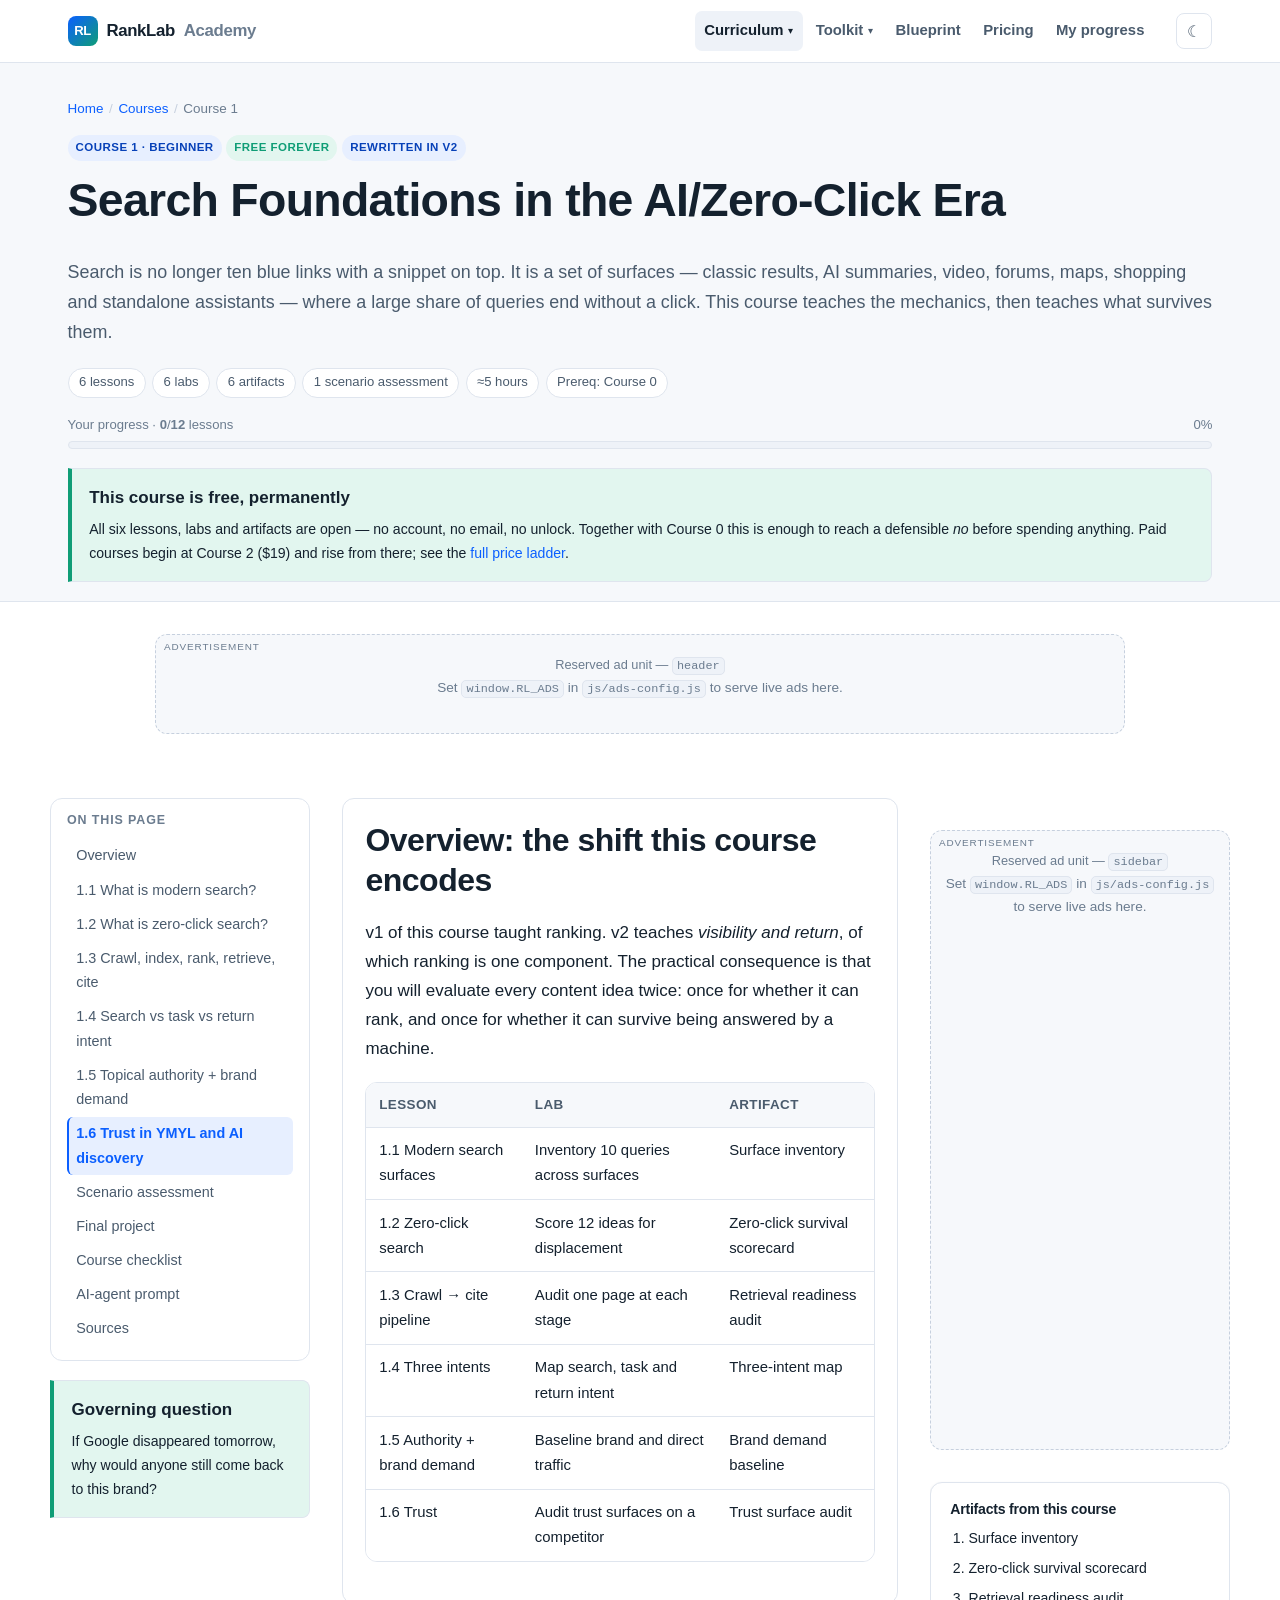
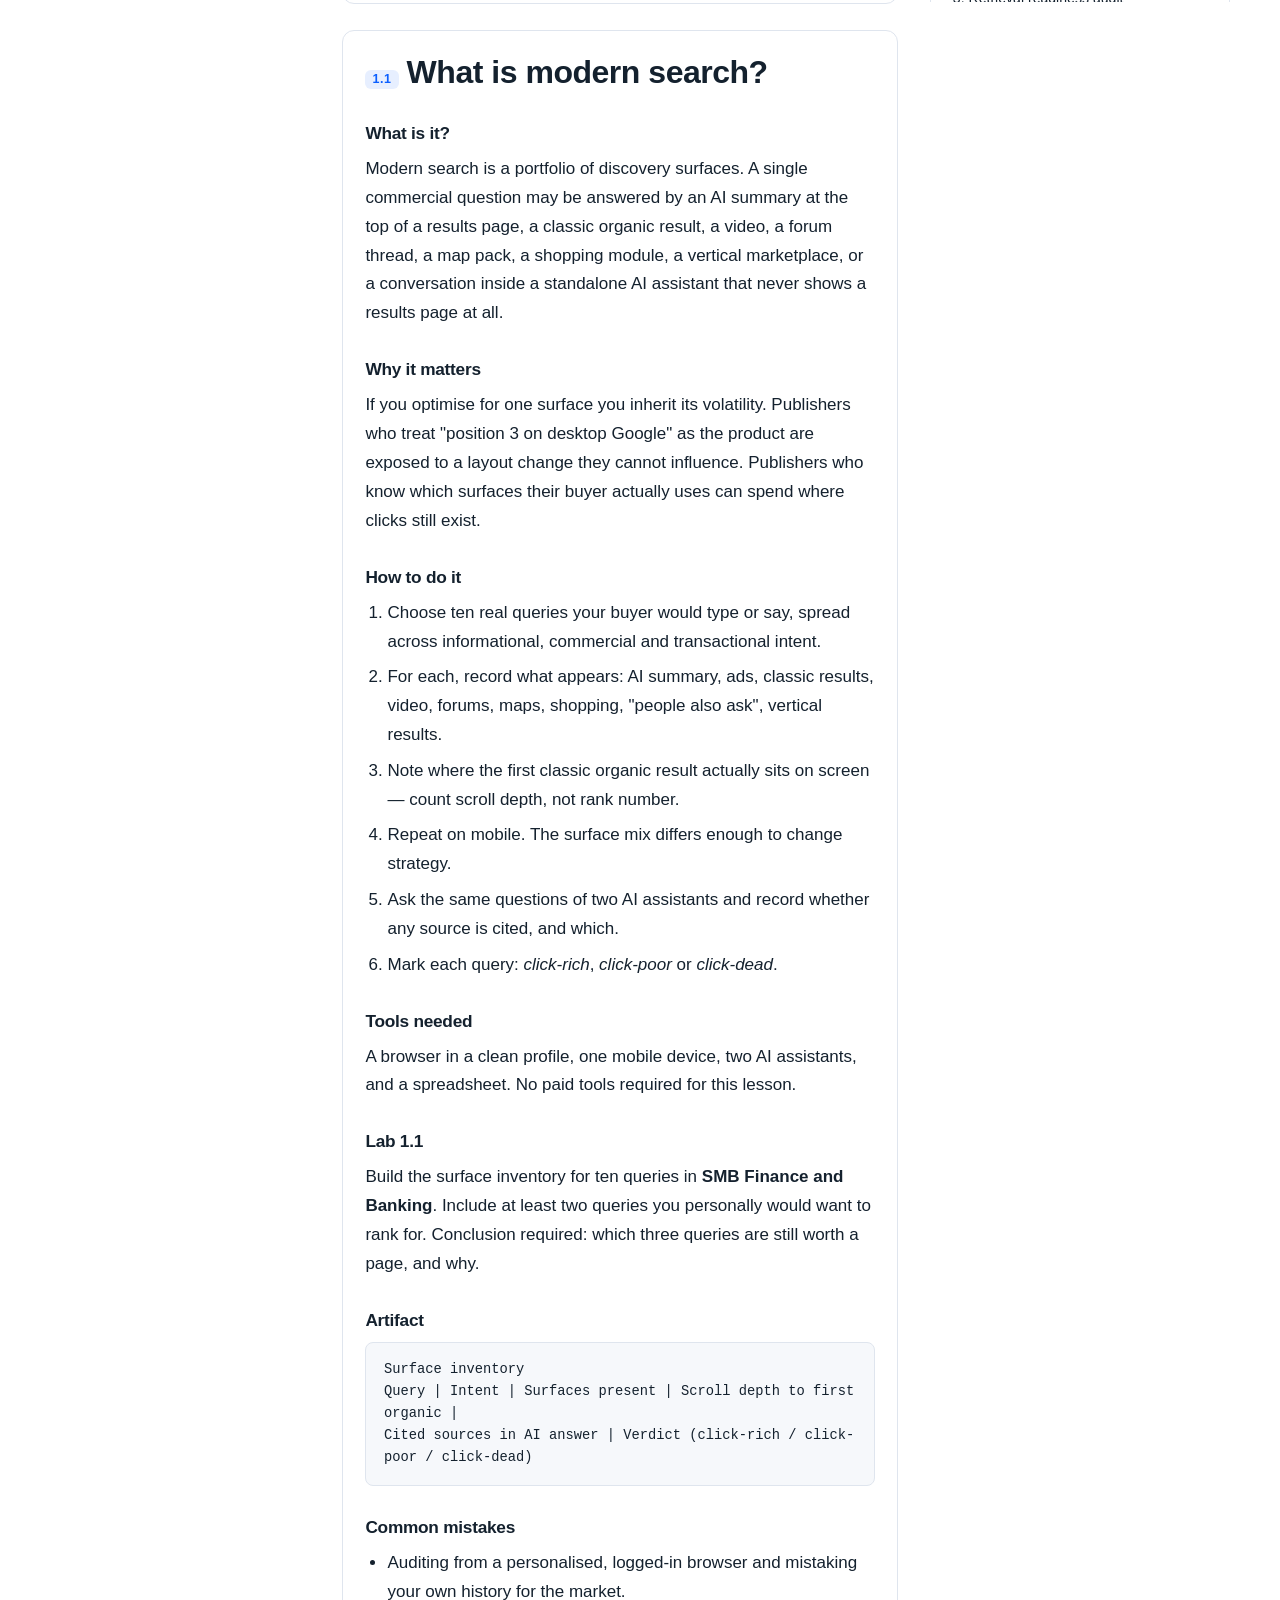
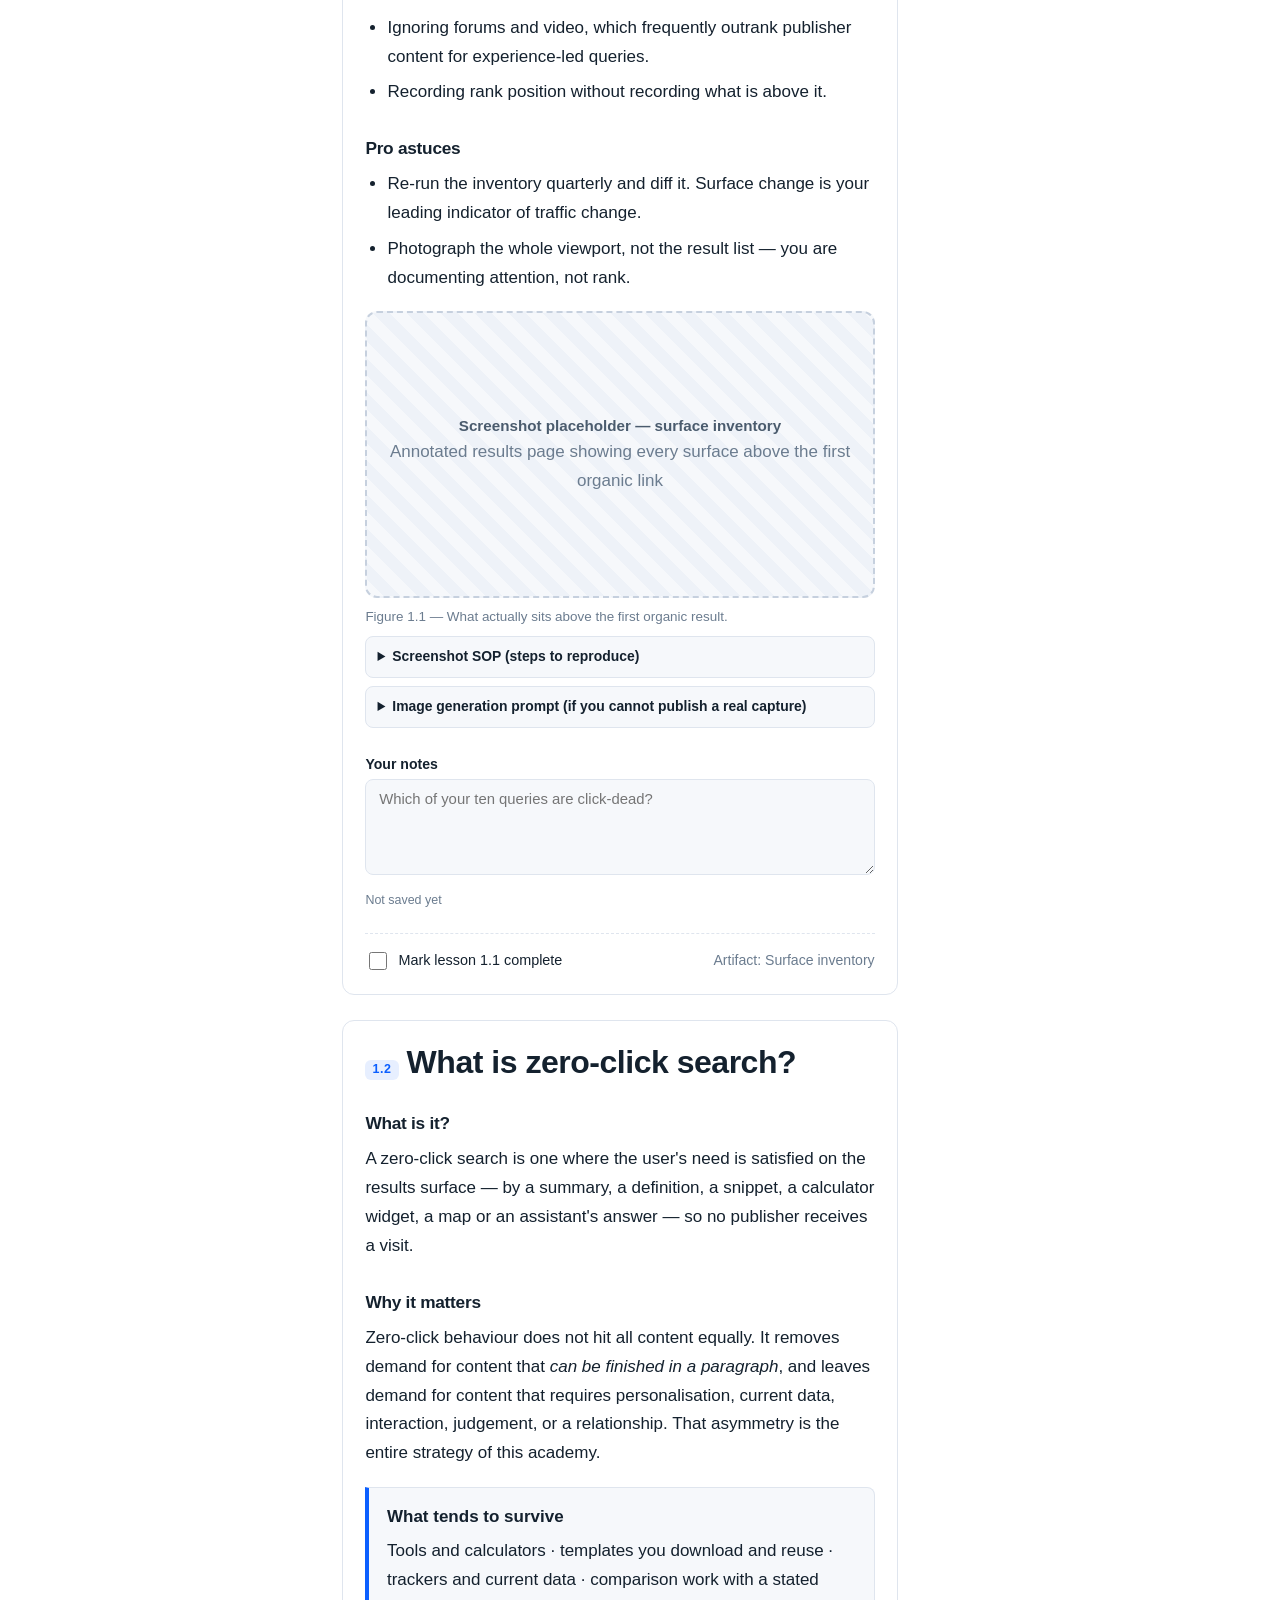
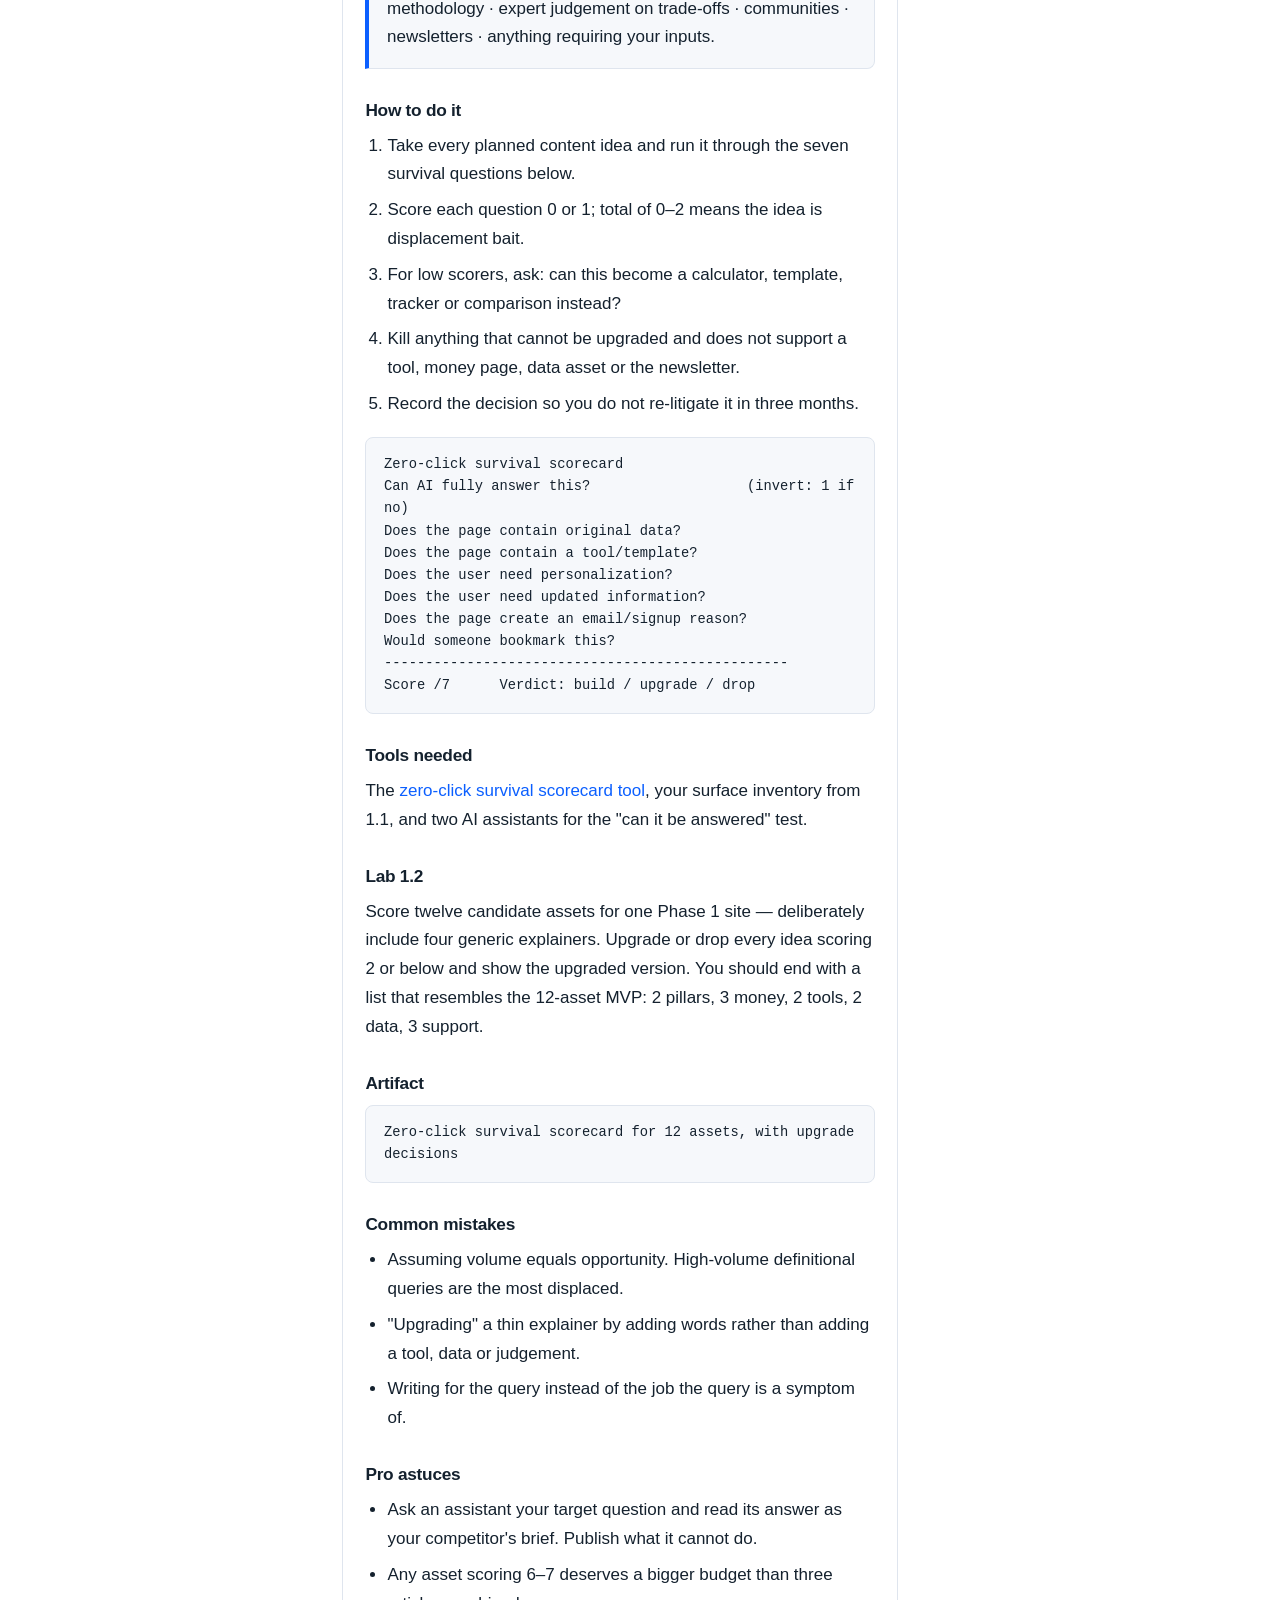
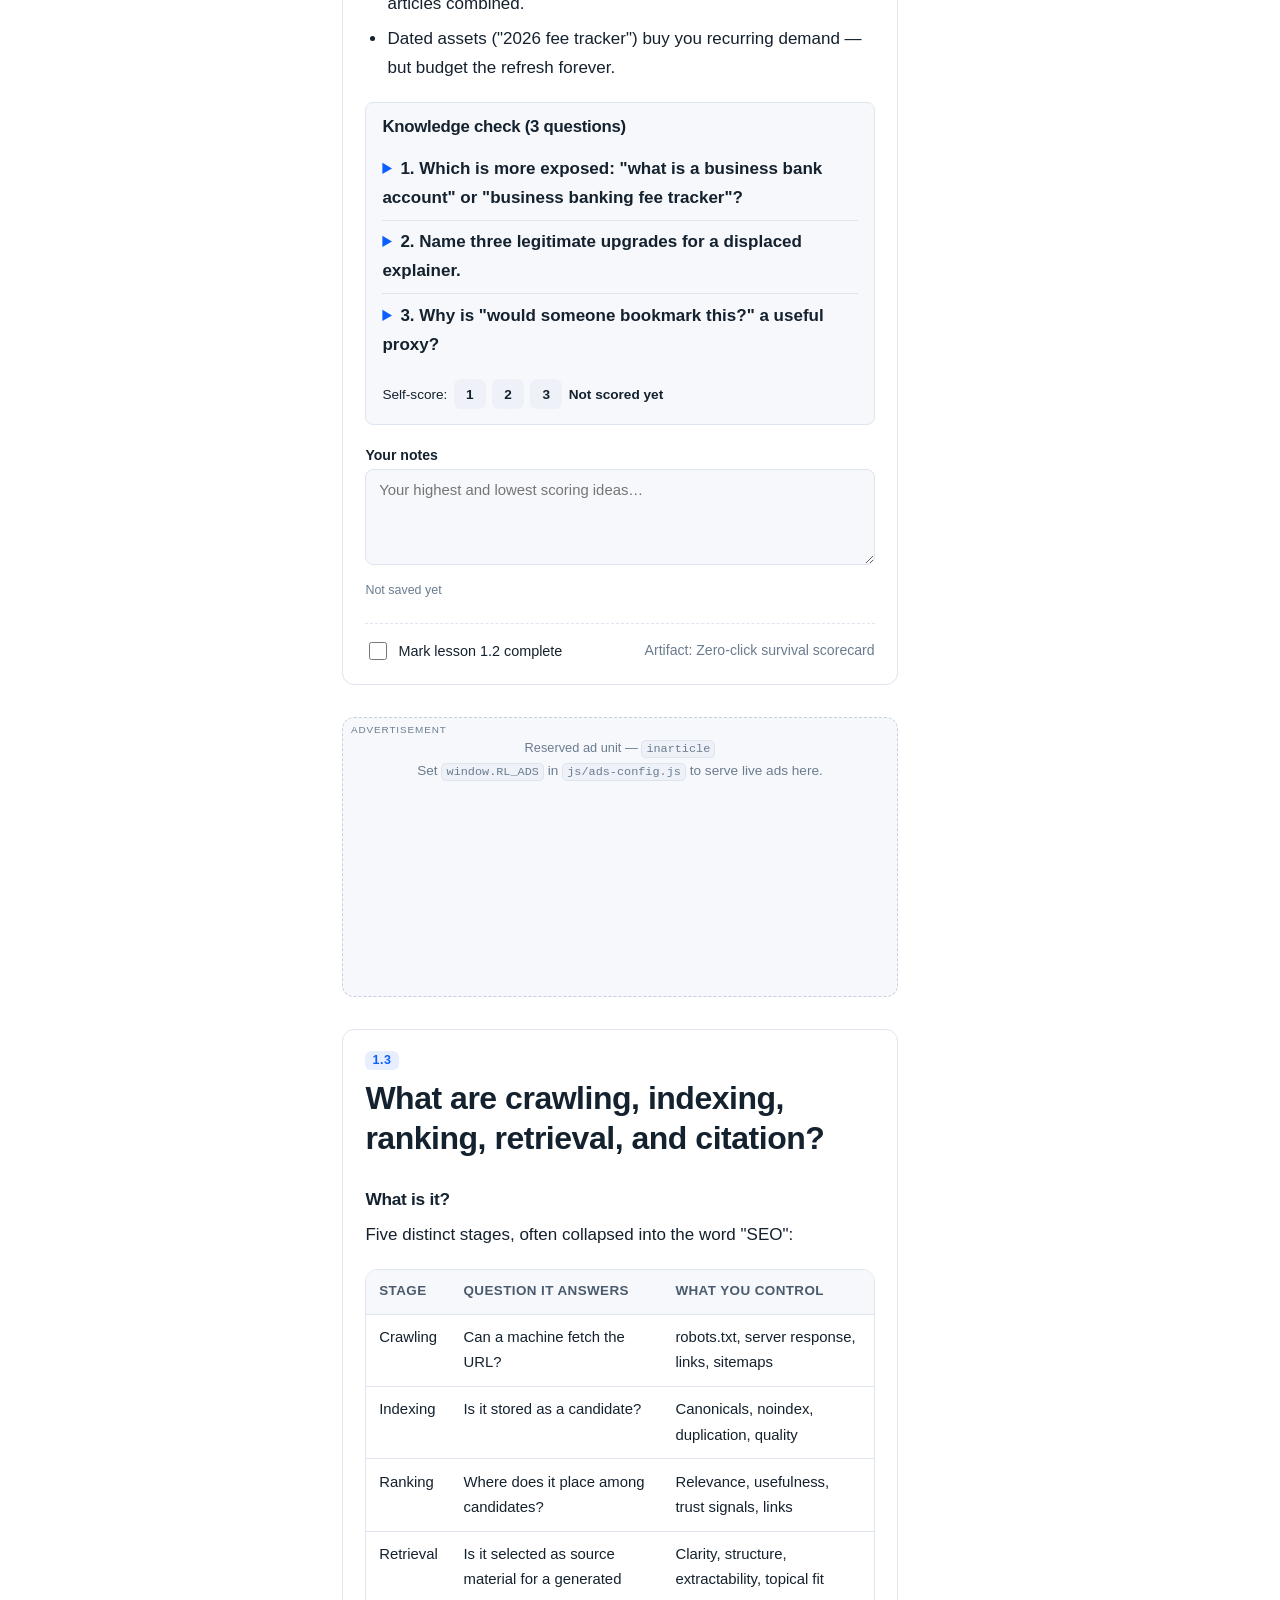
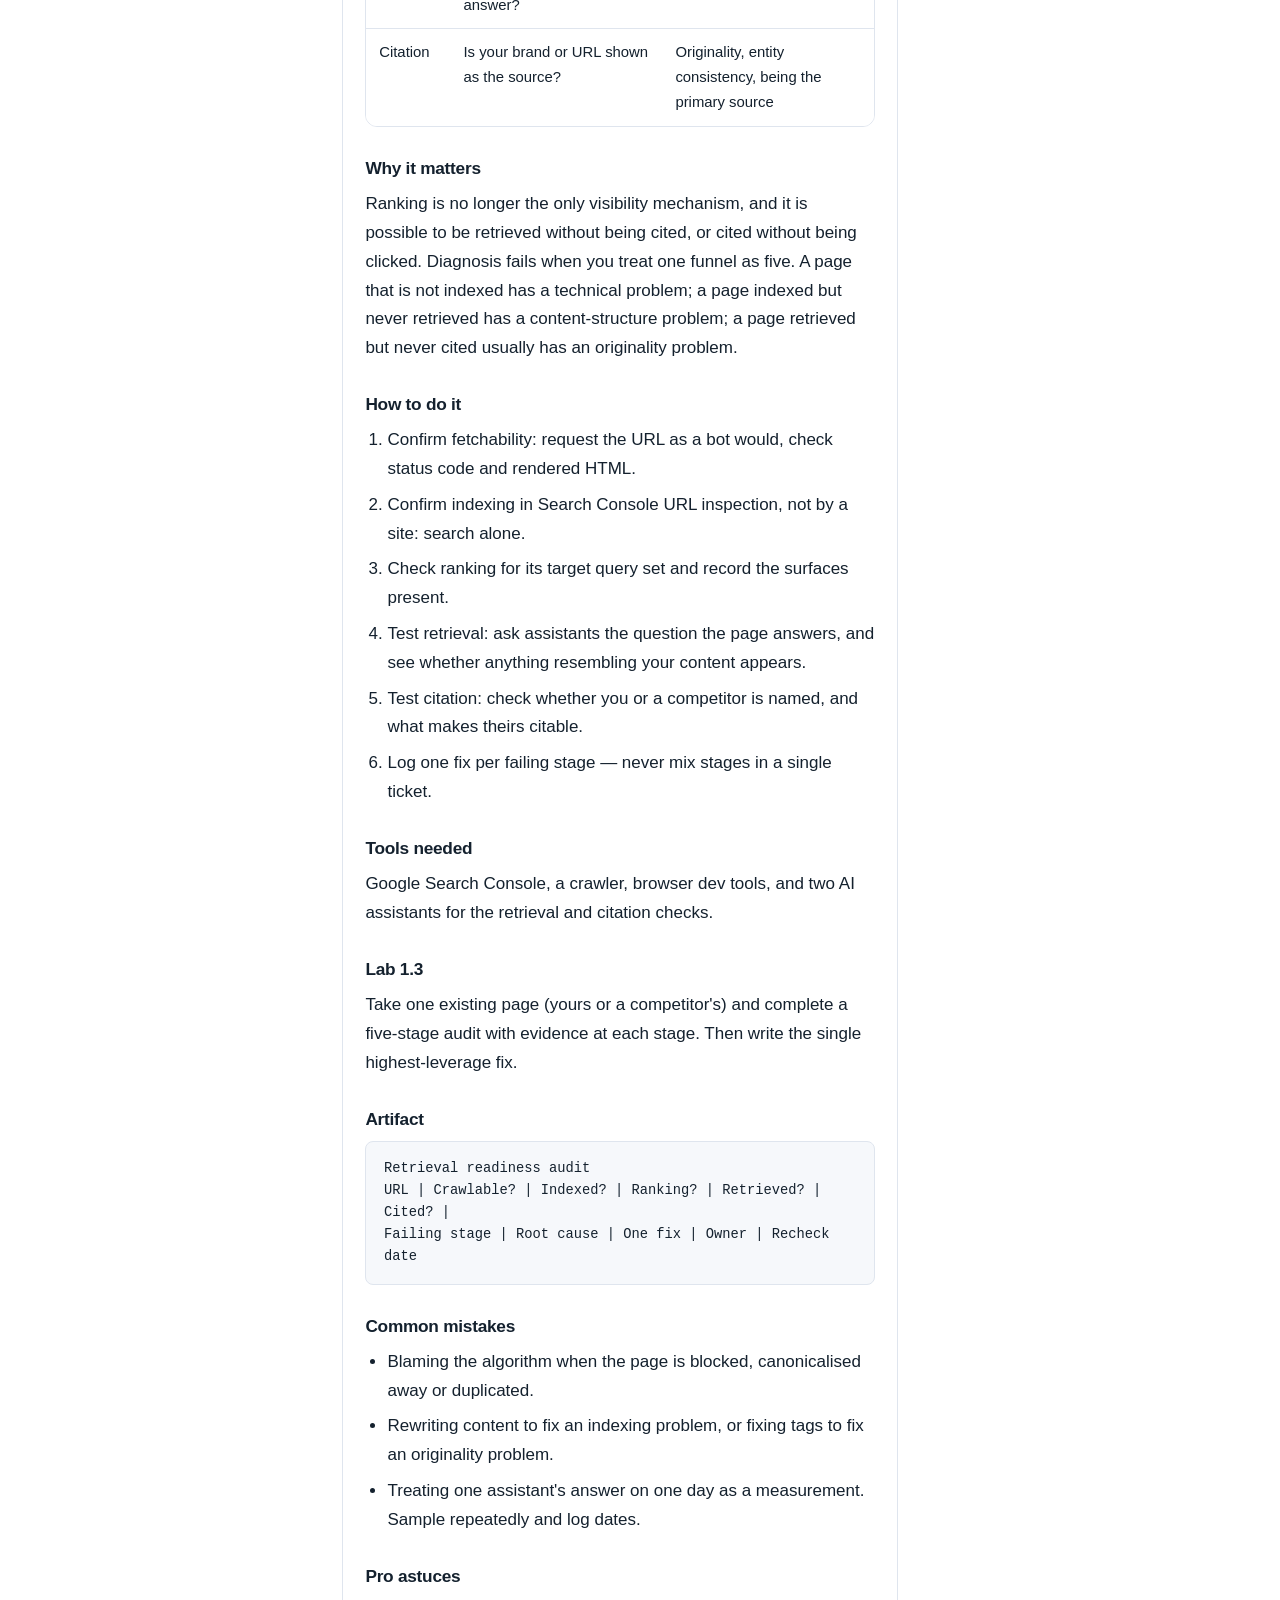
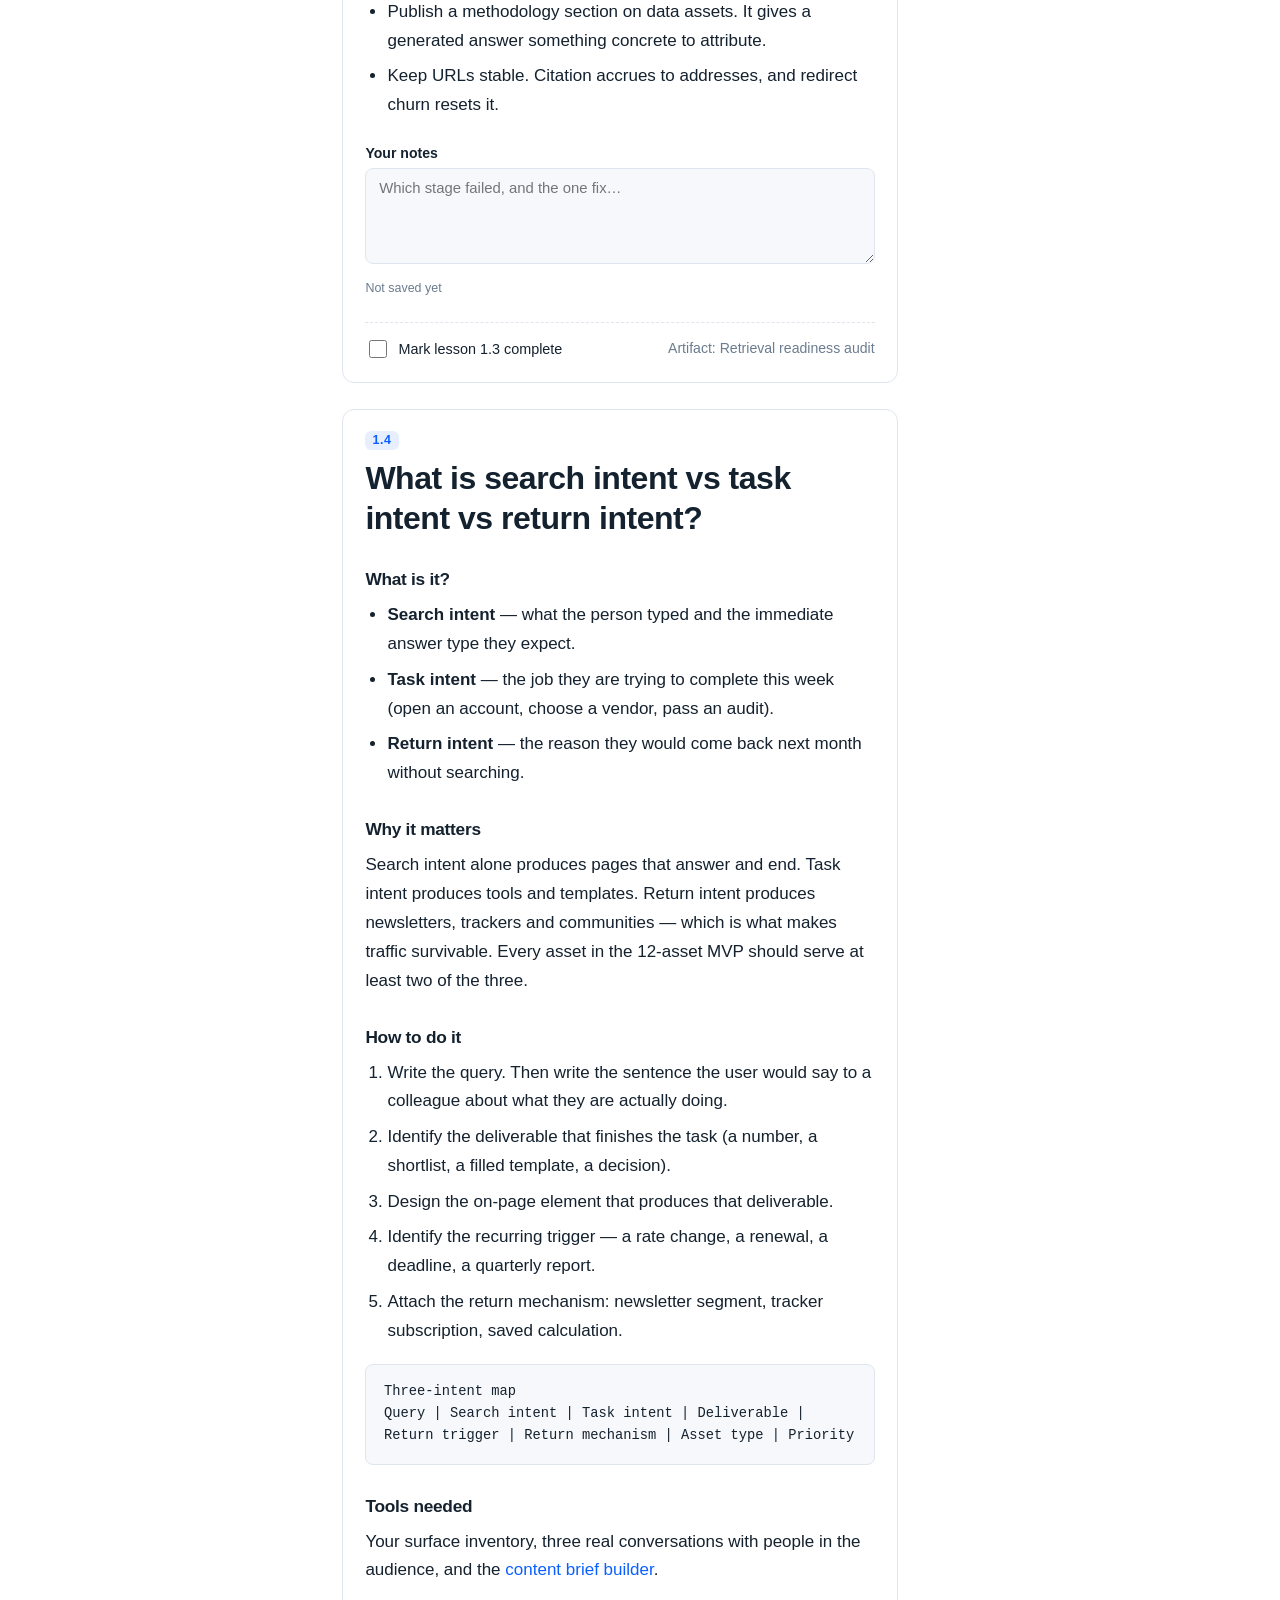
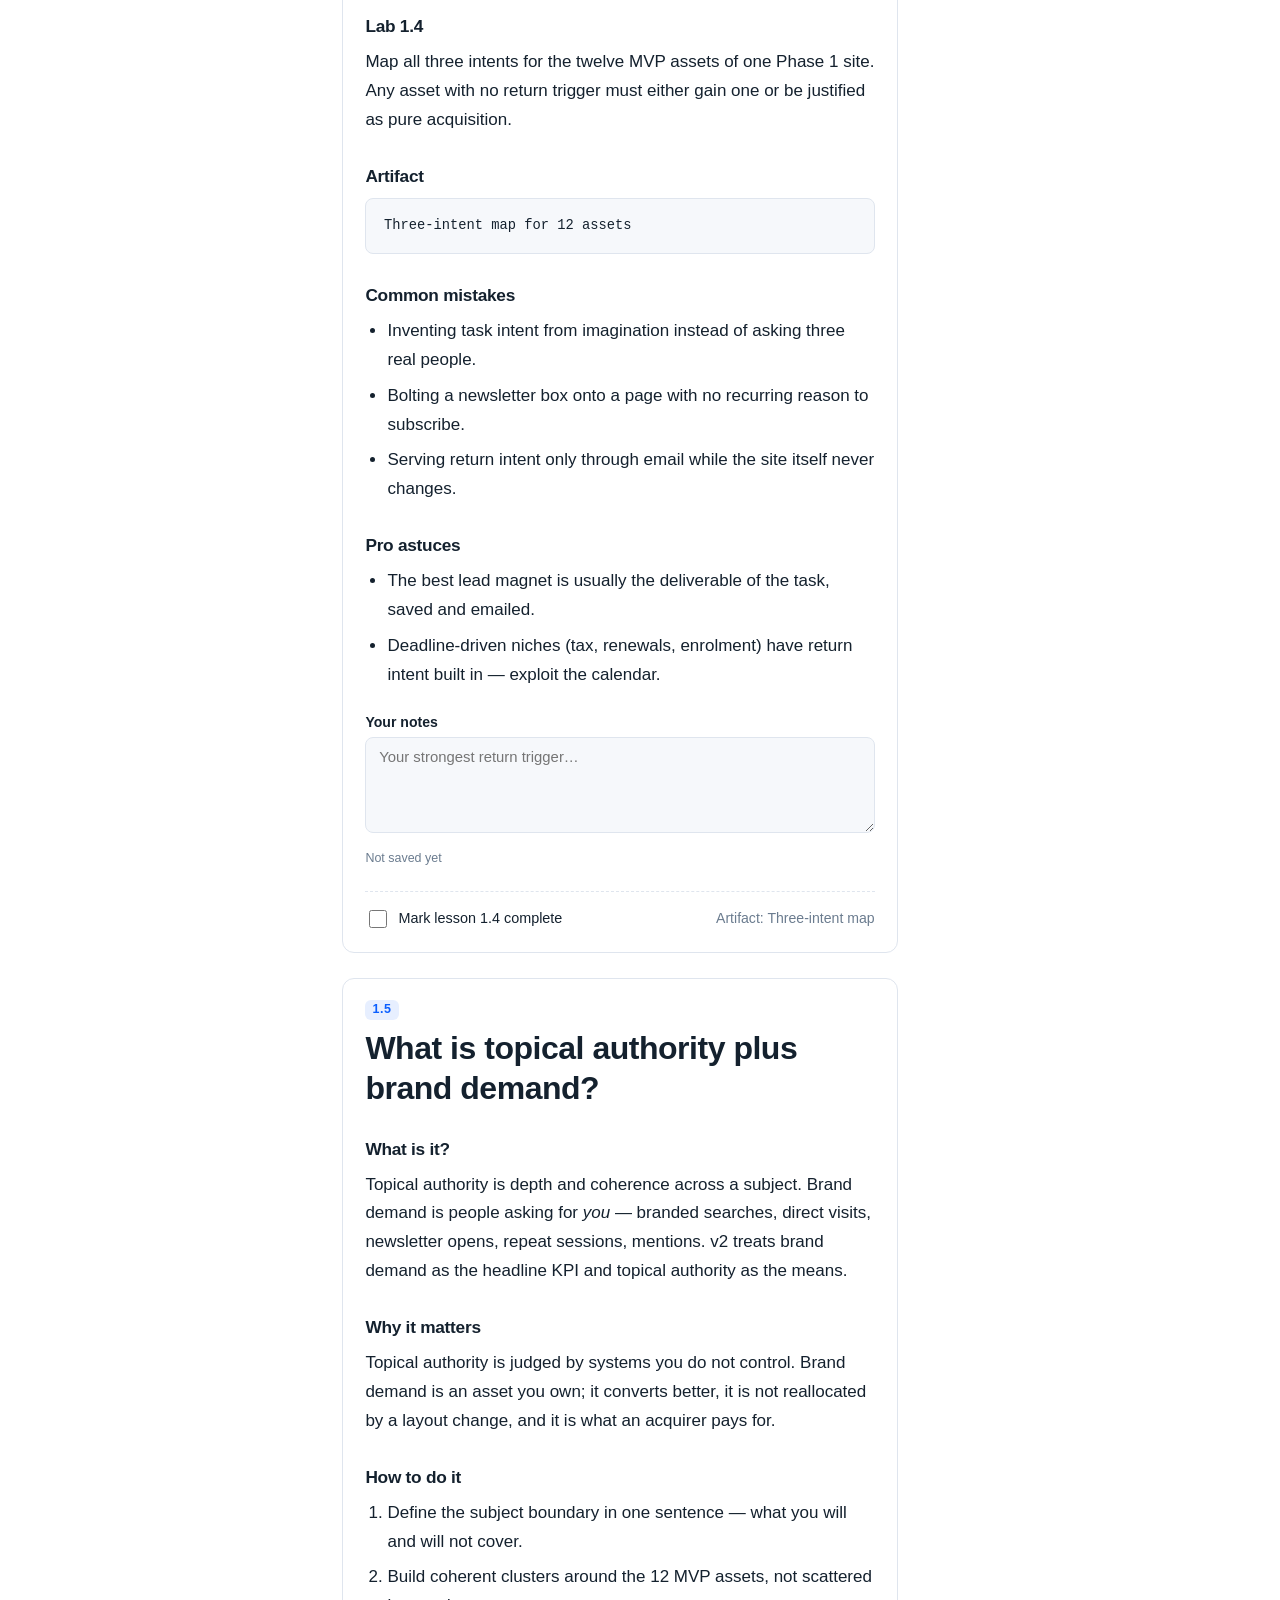
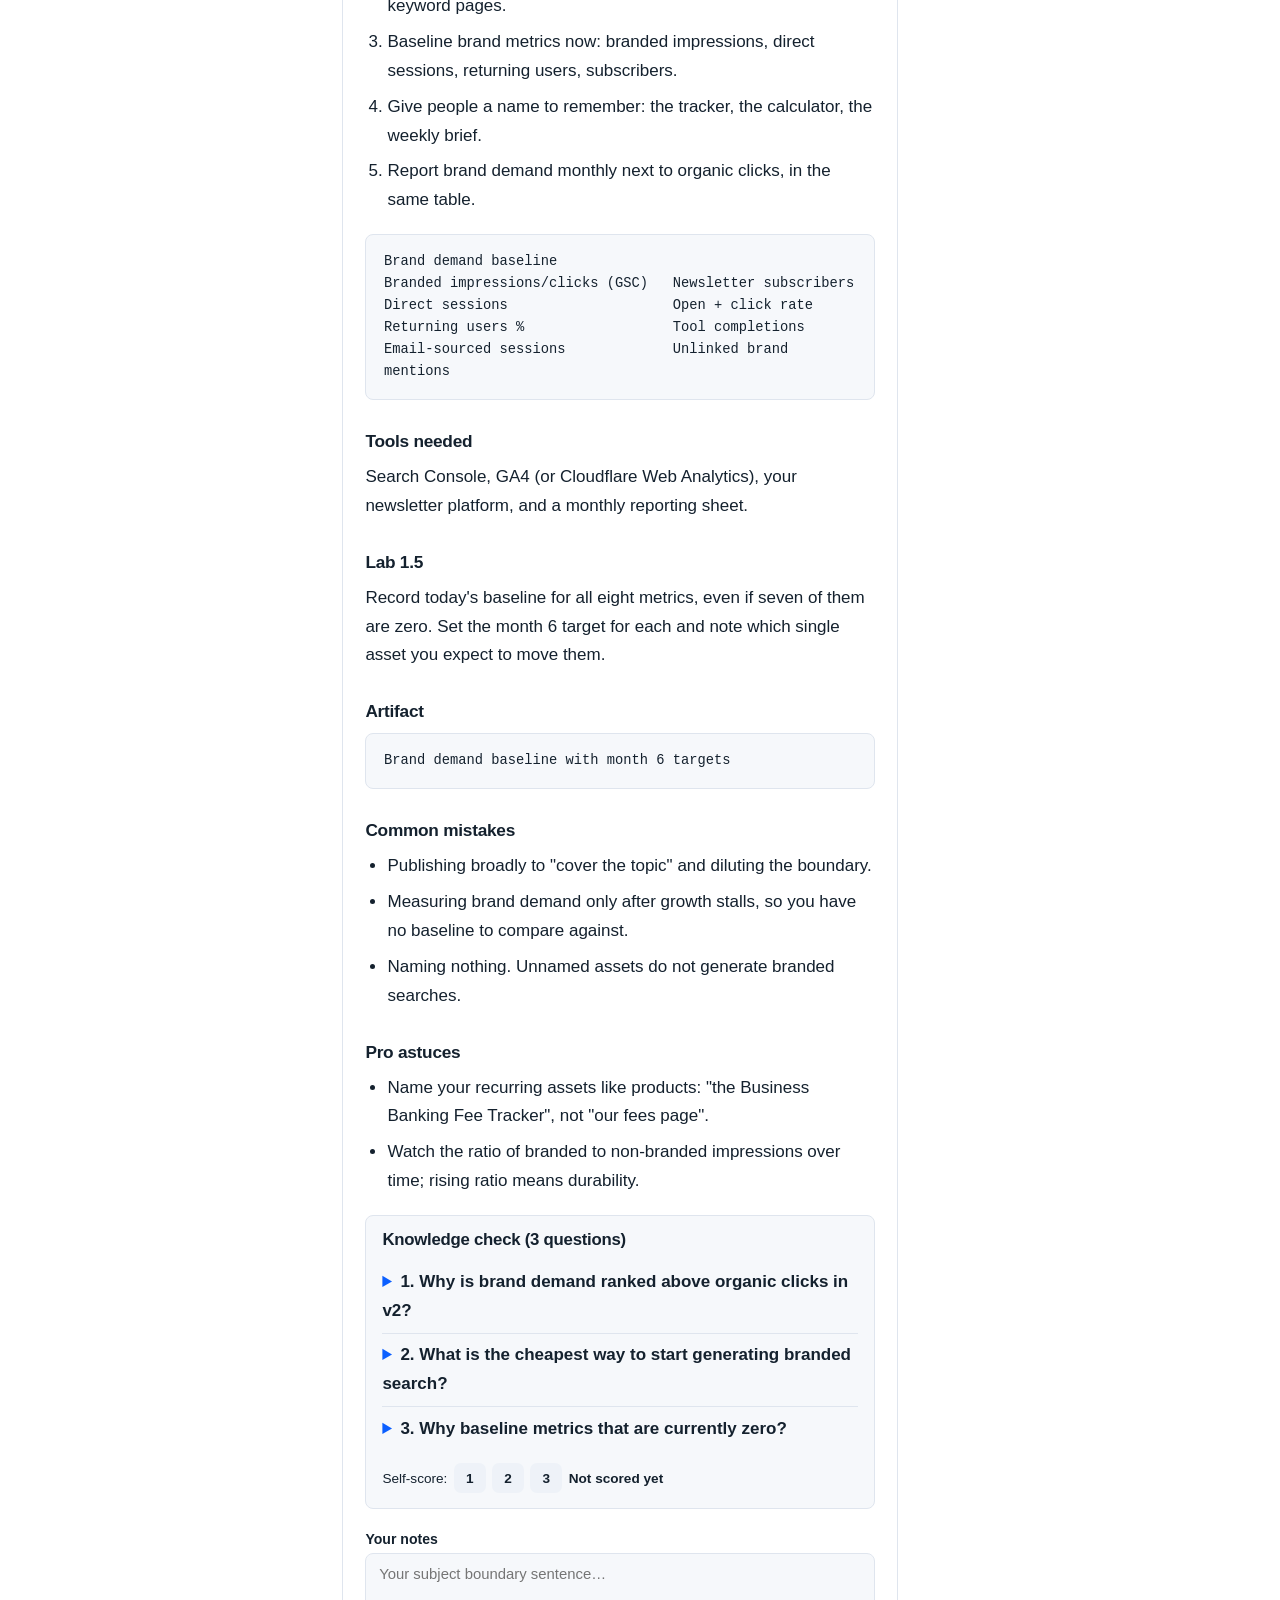
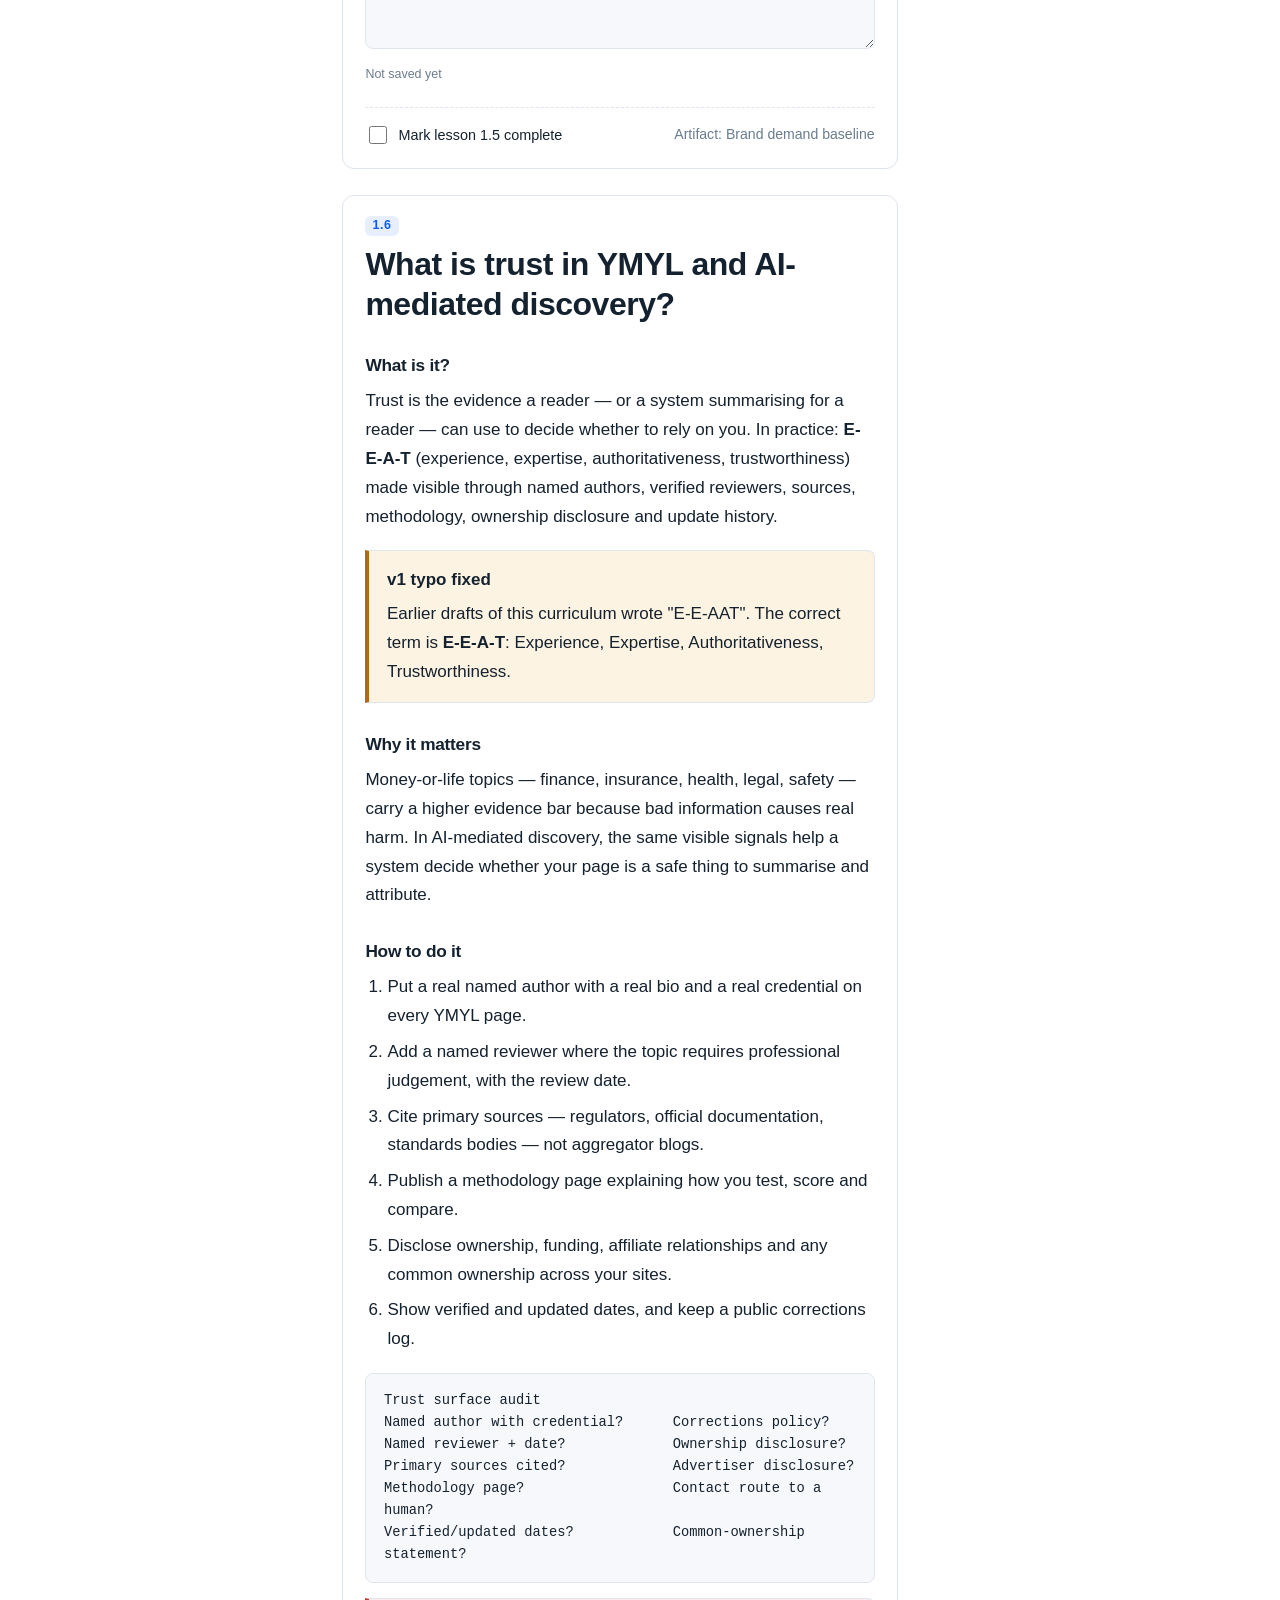
<file: courses/01-search-foundations-ai-era.html>
<!DOCTYPE html>
<html lang="en" data-theme="light">
<head>
<meta charset="utf-8">
<meta name="viewport" content="width=device-width, initial-scale=1">
<title>Course 1: Search Foundations in the AI/Zero-Click Era | RankLab Academy v2</title>
<meta name="description" content="How search actually works now: AI summaries and answer engines, zero-click behaviour, crawling vs indexing vs ranking vs retrieval vs citation, search/task/return intent, brand demand and YMYL trust.">
<link rel="canonical" href="01-search-foundations-ai-era.html">
<meta name="robots" content="index, follow, max-image-preview:large">
<meta property="og:type" content="article">
<meta property="og:title" content="Course 1 — Search Foundations in the AI/Zero-Click Era">
<meta property="og:description" content="Six lessons on modern search surfaces, zero-click survival, retrieval and citation, and the brand demand that outlives any algorithm.">
<link rel="icon" href="../favicon.svg" type="image/svg+xml">
<link rel="stylesheet" href="../css/style.css">
<script src="../js/head.js"></script>
<script src="../js/ads-config.js" defer></script>
<script src="../js/megamenu.js" defer></script>
<script src="../js/db.js" defer></script>
<script src="../js/app.js" defer></script>
<script src="../js/course.js" defer></script>
<script type="application/ld+json">
{
  "@context": "https://schema.org",
  "@graph": [
    {
      "@type": "Course",
      "name": "Search Foundations in the AI/Zero-Click Era",
      "description": "Modern search surfaces, zero-click behaviour, crawling, indexing, ranking, retrieval and citation, three kinds of intent, topical authority plus brand demand, and trust for YMYL and AI-mediated discovery.",
      "url": "https://ranklab-academy.pages.dev/courses/01-search-foundations-ai-era.html",
      "provider": { "@type": "EducationalOrganization", "name": "RankLab Academy", "url": "https://ranklab-academy.pages.dev/" },
      "isAccessibleForFree": true,
      "educationalLevel": "Beginner",
      "teaches": ["Zero-click search", "Answer engines", "Search intent", "Topical authority", "E-E-A-T"],
      "hasCourseInstance": { "@type": "CourseInstance", "courseMode": "online", "courseWorkload": "PT5H" }
    },
    {
      "@type": "BreadcrumbList",
      "itemListElement": [
        { "@type": "ListItem", "position": 1, "name": "Home", "item": "https://ranklab-academy.pages.dev/" },
        { "@type": "ListItem", "position": 2, "name": "Courses", "item": "https://ranklab-academy.pages.dev/courses/" },
        { "@type": "ListItem", "position": 3, "name": "Course 1" }
      ]
    }
  ]
}
</script>
</head>
<body data-course="course-01" data-tier="free" data-price="Free">
<a class="skip-link" href="#main">Skip to content</a>

<header class="site-header">
  <div class="wrap header-inner">
    <a class="brand" href="../index.html"><span class="brand-mark">RL</span> RankLab <span class="muted">Academy</span></a>
    <nav id="main-nav" class="main-nav" aria-label="Main">

      <div class="nav-item">
        <button class="nav-link mega-btn" type="button" aria-expanded="false" aria-controls="mega-curriculum">Curriculum <span class="chev" aria-hidden="true">▾</span></button>
        <!-- Panel lives INSIDE its .nav-item. .nav-item/.main-nav are
             position:static, so this resolves against .site-header. Closed =
             the `hidden` attribute only. No JS = nothing hidden at all. -->
        <div class="mega-panel" id="mega-curriculum">
    <div class="mega-inner">
      <div class="mega-col">
        <h3>Foundations</h3>
        <ul>
          <li><a class="mega-link" href="00-decision-economics.html"><span class="mega-num">0</span>Decision Economics <small>Free · cost model, kill criteria</small></a></li>
          <li><a class="mega-link" href="01-search-foundations-ai-era.html"><span class="mega-num">1</span>Search in the AI Era <small>Free · zero-click survival</small></a></li>
          <li><a class="mega-link" href="02-niche-displacement-scoring.html"><span class="mega-num">2</span>Niche Selection <small>$19 · displacement scoring</small></a></li>
          <li><a class="mega-link" href="03-owned-audience-newsletter.html"><span class="mega-num">3</span>Owned Audience <small>$29 · newsletter as product</small></a></li>
        </ul>
      </div>
      <div class="mega-col">
        <h3>Build &amp; optimise</h3>
        <ul>
          <li><a class="mega-link" href="04-architecture-cloudflare-legal.html"><span class="mega-num">4</span>Architecture &amp; Legal <small>$39 · Cloudflare, launch gate</small></a></li>
          <li><a class="mega-link" href="05-technical-seo-performance-ops.html"><span class="mega-num">5</span>Technical SEO &amp; Ops <small>$49 · Core Web Vitals, schema</small></a></li>
          <li><a class="mega-link" href="06-answer-engine-visibility.html"><span class="mega-num">6</span>Answer-Engine Visibility <small>$59 · citations, brand demand</small></a></li>
          <li><a class="mega-link" href="07-content-eeat-editorial-economics.html"><span class="mega-num">7</span>Content &amp; E-E-A-T <small>$69 · cost per asset</small></a></li>
        </ul>
      </div>
      <div class="mega-col">
        <h3>Grow &amp; monetise</h3>
        <ul>
          <li><a class="mega-link" href="08-onpage-cro-tool-ux.html"><span class="mega-num">8</span>On-Page &amp; Tool UX <small>$79 · money pages, CRO</small></a></li>
          <li><a class="mega-link" href="09-apis-analytics-ai-surface.html"><span class="mega-num">9</span>APIs &amp; Analytics <small>$99 · AI-surface measurement</small></a></li>
          <li><a class="mega-link" href="10-links-partnerships-digital-pr.html"><span class="mega-num">10</span>Links &amp; Digital PR <small>$119 · original data campaigns</small></a></li>
          <li><a class="mega-link" href="11-monetization-compliance-resilience.html"><span class="mega-num">11</span>Monetization <small>$149 · concentration limits</small></a></li>
          <li><a class="mega-link" href="12-capstone-3-site-portfolio.html"><span class="mega-num">12</span>Capstone Portfolio <small>$199 · pruning gates</small></a></li>
        </ul>
      </div>
      <div class="mega-col mega-feature">
        <h3>Start here</h3>
        <p>13 courses · 78 lessons · 78 artifacts. Every course uses the same spine: 6 lessons, 1 lab each, a scenario assessment, a final project, a checklist and an AI-agent prompt.</p>
        <a class="btn btn-sm" href="index.html">View full curriculum</a>
      </div>
    </div>
    <div class="mega-foot"><div class="mega-foot-inner">
      <span>Rule 4 — launch 3 sites first, expand to 10 only after the gates pass.</span>
      <a href="../blueprint/index.html">See the 12-asset MVP →</a>
    </div></div>
        </div>
      </div>

      <div class="nav-item">
        <button class="nav-link mega-btn" type="button" aria-expanded="false" aria-controls="mega-toolkit">Toolkit <span class="chev" aria-hidden="true">▾</span></button>
        <div class="mega-panel" id="mega-toolkit">
    <div class="mega-inner">
      <div class="mega-col">
        <h3>Decide</h3>
        <ul>
          <li><a class="mega-link" href="../tools/unit-economics.html">Unit economics &amp; payback <small>12-month cost model</small></a></li>
          <li><a class="mega-link" href="../tools/niche-scorer.html">Displacement-adjusted niche scorer</a></li>
          <li><a class="mega-link" href="../tools/zero-click-scorecard.html">Zero-click survival scorecard</a></li>
          <li><a class="mega-link" href="../tools/pruning-scorecard.html">Portfolio pruning scorecard</a></li>
        </ul>
      </div>
      <div class="mega-col">
        <h3>Govern</h3>
        <ul>
          <li><a class="mega-link" href="../tools/claim-register.html">Claim verification register <small>90-day expiry</small></a></li>
          <li><a class="mega-link" href="../tools/risk-register.html">Risk register <small>10 categories</small></a></li>
          <li><a class="mega-link" href="../tools/reviewer-register.html">Reviewer register</a></li>
          <li><a class="mega-link" href="../tools/legal-question-sheet.html">Legal counsel question sheet</a></li>
        </ul>
      </div>
      <div class="mega-col">
        <h3>Measure &amp; build</h3>
        <ul>
          <li><a class="mega-link" href="../tools/revenue-rpm-calculator.html">Revenue &amp; RPM calculator</a></li>
          <li><a class="mega-link" href="../tools/ai-surface-tracker.html">AI-surface tracking sheet</a></li>
          <li><a class="mega-link" href="../tools/content-brief-builder.html">Content brief builder</a></li>
          <li><a class="mega-link" href="../tools/checklists.html">Launch checklists</a></li>
        </ul>
      </div>
      <div class="mega-col mega-feature">
        <h3>Everything is local</h3>
        <p>Tools save to IndexedDB in your own browser. Nothing is uploaded. Export a JSON backup any time from your dashboard.</p>
        <a class="btn btn-sm btn-outline" href="../tools/index.html">All tools</a>
      </div>
    </div>
    <div class="mega-foot"><div class="mega-foot-inner">
      <span>Rule 1 — every platform or commercial claim expires after 90 days.</span>
      <a href="../resources/visual-assets.html">Image prompts &amp; screenshot SOPs →</a>
    </div></div>
        </div>
      </div>

      <a class="nav-link" href="../blueprint/index.html">Blueprint</a>
      <a class="nav-link" href="../pricing.html">Pricing</a>
      <a class="nav-link" href="../dashboard.html">My progress</a>
    </nav>

    <div class="header-actions">
      <button id="theme-toggle" class="icon-btn" type="button" aria-label="Switch theme">☾</button>
      <button id="nav-toggle" class="icon-btn nav-toggle" type="button" aria-expanded="false" aria-controls="main-nav" aria-label="Open menu">☰</button>
    </div>
  </div>
</header>

<main id="main">
<div class="page-head">
  <div class="wrap">
    <nav class="breadcrumbs" aria-label="Breadcrumb">
      <ol><li><a href="../index.html">Home</a></li><li><a href="index.html">Courses</a></li><li>Course 1</li></ol>
    </nav>
    <p class="mb-1"><span class="badge">Course 1 · Beginner</span> <span class="badge badge-accent">Free forever</span> <span class="badge">Rewritten in v2</span></p>
    <h1>Search Foundations in the AI/Zero-Click Era</h1>
    <p class="lead">Search is no longer ten blue links with a snippet on top. It is a set of surfaces — classic results, AI summaries, video, forums, maps, shopping and standalone assistants — where a large share of queries end without a click. This course teaches the mechanics, then teaches what survives them.</p>
    <ul class="pill-row">
      <li>6 lessons</li><li>6 labs</li><li>6 artifacts</li><li>1 scenario assessment</li><li>≈5 hours</li><li>Prereq: Course 0</li>
    </ul>
    <div class="progress-label"><span>Your progress · <b data-course-done>0</b>/<b data-course-total>6</b> lessons</span><span data-course-pct>0%</span></div>
    <div class="progress" data-course-bar><i></i></div>
    <div class="callout callout-tip mt-2 mb-0">
      <strong class="callout-title">This course is free, permanently</strong>
      <p class="mb-0 text-sm">All six lessons, labs and artifacts are open — no account, no email, no unlock. Together with Course 0 this is enough to reach a defensible <em>no</em> before spending anything. Paid courses begin at Course 2 ($19) and rise from there; see the <a href="../pricing.html">full price ladder</a>.</p>
    </div>
  </div>
</div>

<div class="wrap">
  <aside class="ad-slot ad-leaderboard" data-ad="header" data-ad-format="horizontal" aria-label="Advertisement"><div class="ad-inner"></div></aside>
</div>

<div class="wrap doc-layout">
  <aside class="doc-aside" aria-label="Course contents">
    <nav class="toc">
      <h2>On this page</h2>
      <ol>
        <li><a href="#overview">Overview</a></li>
        <li><a href="#lesson-1">1.1 What is modern search?</a></li>
        <li><a href="#lesson-2">1.2 What is zero-click search?</a></li>
        <li><a href="#lesson-3">1.3 Crawl, index, rank, retrieve, cite</a></li>
        <li><a href="#lesson-4">1.4 Search vs task vs return intent</a></li>
        <li><a href="#lesson-5">1.5 Topical authority + brand demand</a></li>
        <li><a href="#lesson-6">1.6 Trust in YMYL and AI discovery</a></li>
        <li><a href="#scenario">Scenario assessment</a></li>
        <li><a href="#project">Final project</a></li>
        <li><a href="#checklist">Course checklist</a></li>
        <li><a href="#prompt">AI-agent prompt</a></li>
        <li><a href="#sources">Sources</a></li>
      </ol>
    </nav>
    <div class="callout callout-tip mt-2">
      <strong class="callout-title">Governing question</strong>
      <p class="mb-0 text-sm">If Google disappeared tomorrow, why would anyone still come back to this brand?</p>
    </div>
  </aside>

  <article>
    <section id="overview" class="lesson">
      <h2 class="mt-0">Overview: the shift this course encodes</h2>
      <p>v1 of this course taught ranking. v2 teaches <em>visibility and return</em>, of which ranking is one component. The practical consequence is that you will evaluate every content idea twice: once for whether it can rank, and once for whether it can survive being answered by a machine.</p>
      <div class="table-wrap">
        <table>
          <caption class="sr-only">Lessons, labs and artifacts in Course 1</caption>
          <thead><tr><th>Lesson</th><th>Lab</th><th>Artifact</th></tr></thead>
          <tbody>
            <tr><td>1.1 Modern search surfaces</td><td>Inventory 10 queries across surfaces</td><td>Surface inventory</td></tr>
            <tr><td>1.2 Zero-click search</td><td>Score 12 ideas for displacement</td><td>Zero-click survival scorecard</td></tr>
            <tr><td>1.3 Crawl → cite pipeline</td><td>Audit one page at each stage</td><td>Retrieval readiness audit</td></tr>
            <tr><td>1.4 Three intents</td><td>Map search, task and return intent</td><td>Three-intent map</td></tr>
            <tr><td>1.5 Authority + brand demand</td><td>Baseline brand and direct traffic</td><td>Brand demand baseline</td></tr>
            <tr><td>1.6 Trust</td><td>Audit trust surfaces on a competitor</td><td>Trust surface audit</td></tr>
          </tbody>
        </table>
      </div>
    </section>

    <section id="lesson-1" class="lesson">
      <h2><span class="lesson-num">1.1</span> What is modern search?</h2>

      <h3>What is it?</h3>
      <p>Modern search is a portfolio of discovery surfaces. A single commercial question may be answered by an AI summary at the top of a results page, a classic organic result, a video, a forum thread, a map pack, a shopping module, a vertical marketplace, or a conversation inside a standalone AI assistant that never shows a results page at all.</p>

      <h3>Why it matters</h3>
      <p>If you optimise for one surface you inherit its volatility. Publishers who treat "position 3 on desktop Google" as the product are exposed to a layout change they cannot influence. Publishers who know which surfaces their buyer actually uses can spend where clicks still exist.</p>

      <h3>How to do it</h3>
      <ol>
        <li>Choose ten real queries your buyer would type or say, spread across informational, commercial and transactional intent.</li>
        <li>For each, record what appears: AI summary, ads, classic results, video, forums, maps, shopping, "people also ask", vertical results.</li>
        <li>Note where the first classic organic result actually sits on screen — count scroll depth, not rank number.</li>
        <li>Repeat on mobile. The surface mix differs enough to change strategy.</li>
        <li>Ask the same questions of two AI assistants and record whether any source is cited, and which.</li>
        <li>Mark each query: <em>click-rich</em>, <em>click-poor</em> or <em>click-dead</em>.</li>
      </ol>

      <h3>Tools needed</h3>
      <p>A browser in a clean profile, one mobile device, two AI assistants, and a spreadsheet. No paid tools required for this lesson.</p>

      <h3>Lab 1.1</h3>
      <p>Build the surface inventory for ten queries in <strong>SMB Finance and Banking</strong>. Include at least two queries you personally would want to rank for. Conclusion required: which three queries are still worth a page, and why.</p>

      <h3>Artifact</h3>
      <pre><code>Surface inventory
Query | Intent | Surfaces present | Scroll depth to first organic |
Cited sources in AI answer | Verdict (click-rich / click-poor / click-dead)</code></pre>

      <h3>Common mistakes</h3>
      <ul>
        <li>Auditing from a personalised, logged-in browser and mistaking your own history for the market.</li>
        <li>Ignoring forums and video, which frequently outrank publisher content for experience-led queries.</li>
        <li>Recording rank position without recording what is above it.</li>
      </ul>

      <h3>Pro astuces</h3>
      <ul>
        <li>Re-run the inventory quarterly and diff it. Surface change is your leading indicator of traffic change.</li>
        <li>Photograph the whole viewport, not the result list — you are documenting attention, not rank.</li>
      </ul>

      <figure class="figure-ph">
        <div class="ph-box"><span><b>Screenshot placeholder — surface inventory</b>Annotated results page showing every surface above the first organic link</span></div>
        <figcaption>Figure 1.1 — What actually sits above the first organic result.</figcaption>
        <details>
          <summary>Screenshot SOP (steps to reproduce)</summary>
          <ol class="text-sm mb-0">
            <li>Open a private/incognito window, sign out of all accounts, set a neutral location if the query is local.</li>
            <li>Run the query, wait for all modules to load, then capture the full viewport at 1440×900.</li>
            <li>Annotate each surface with a numbered label (1 AI summary, 2 ads, 3 people-also-ask, 4 first organic).</li>
            <li>Do not crop out ads — the point of the figure is honest attention accounting.</li>
            <li>Record query, date, device, country and browser in the caption, then save as <code>c1-surface-inventory-YYYY-MM-DD.png</code>.</li>
          </ol>
        </details>
        <details>
          <summary>Image generation prompt (if you cannot publish a real capture)</summary>
          <p class="text-sm mb-0">"Flat vector diagram of a generic search results page, no brand marks or logos, showing stacked modules labelled AI summary, sponsored results, people also ask, video carousel, and first organic result far down the page, with a vertical scroll-depth ruler on the left. Blue/teal palette, white background, 16:9."</p>
        </details>
      </figure>

      <div class="notes-box">
        <label class="text-sm" for="note-l1"><strong>Your notes</strong></label>
        <textarea id="note-l1" data-note="lesson-1" placeholder="Which of your ten queries are click-dead?"></textarea>
        <span class="notes-status">Not saved yet</span>
      </div>
      <div class="lesson-foot">
        <label class="complete-toggle"><input type="checkbox" data-lesson-complete> Mark lesson 1.1 complete</label>
        <span class="text-sm muted">Artifact: Surface inventory</span>
      </div>
    </section>

    <section id="lesson-2" class="lesson">
      <h2><span class="lesson-num">1.2</span> What is zero-click search?</h2>

      <h3>What is it?</h3>
      <p>A zero-click search is one where the user's need is satisfied on the results surface — by a summary, a definition, a snippet, a calculator widget, a map or an assistant's answer — so no publisher receives a visit.</p>

      <h3>Why it matters</h3>
      <p>Zero-click behaviour does not hit all content equally. It removes demand for content that <em>can be finished in a paragraph</em>, and leaves demand for content that requires personalisation, current data, interaction, judgement, or a relationship. That asymmetry is the entire strategy of this academy.</p>

      <div class="callout">
        <strong class="callout-title">What tends to survive</strong>
        <p class="mb-0">Tools and calculators · templates you download and reuse · trackers and current data · comparison work with a stated methodology · expert judgement on trade-offs · communities · newsletters · anything requiring your inputs.</p>
      </div>

      <h3>How to do it</h3>
      <ol>
        <li>Take every planned content idea and run it through the seven survival questions below.</li>
        <li>Score each question 0 or 1; total of 0–2 means the idea is displacement bait.</li>
        <li>For low scorers, ask: can this become a calculator, template, tracker or comparison instead?</li>
        <li>Kill anything that cannot be upgraded and does not support a tool, money page, data asset or the newsletter.</li>
        <li>Record the decision so you do not re-litigate it in three months.</li>
      </ol>
      <pre><code>Zero-click survival scorecard
Can AI fully answer this?                   (invert: 1 if no)
Does the page contain original data?
Does the page contain a tool/template?
Does the user need personalization?
Does the user need updated information?
Does the page create an email/signup reason?
Would someone bookmark this?
-------------------------------------------------
Score /7      Verdict: build / upgrade / drop</code></pre>

      <h3>Tools needed</h3>
      <p>The <a href="../tools/zero-click-scorecard.html">zero-click survival scorecard tool</a>, your surface inventory from 1.1, and two AI assistants for the "can it be answered" test.</p>

      <h3>Lab 1.2</h3>
      <p>Score twelve candidate assets for one Phase 1 site — deliberately include four generic explainers. Upgrade or drop every idea scoring 2 or below and show the upgraded version. You should end with a list that resembles the 12-asset MVP: 2 pillars, 3 money, 2 tools, 2 data, 3 support.</p>

      <h3>Artifact</h3>
      <pre><code>Zero-click survival scorecard for 12 assets, with upgrade decisions</code></pre>

      <h3>Common mistakes</h3>
      <ul>
        <li>Assuming volume equals opportunity. High-volume definitional queries are the most displaced.</li>
        <li>"Upgrading" a thin explainer by adding words rather than adding a tool, data or judgement.</li>
        <li>Writing for the query instead of the job the query is a symptom of.</li>
      </ul>

      <h3>Pro astuces</h3>
      <ul>
        <li>Ask an assistant your target question and read its answer as your competitor's brief. Publish what it cannot do.</li>
        <li>Any asset scoring 6–7 deserves a bigger budget than three articles combined.</li>
        <li>Dated assets ("2026 fee tracker") buy you recurring demand — but budget the refresh forever.</li>
      </ul>

      <div class="quiz" data-quiz="lesson-2">
        <h4>Knowledge check (3 questions)</h4>
        <details><summary>1. Which is more exposed: "what is a business bank account" or "business banking fee tracker"?</summary><p class="answer">The definition. It is finishable in one paragraph and needs no personalisation or freshness. The tracker requires maintained current data.</p></details>
        <details><summary>2. Name three legitimate upgrades for a displaced explainer.</summary><p class="answer">Convert it to a calculator, attach original data you collected, or turn it into a comparison with a documented methodology — and add a newsletter reason to return.</p></details>
        <details><summary>3. Why is "would someone bookmark this?" a useful proxy?</summary><p class="answer">Bookmarking implies repeat, task-based use — the behaviour that survives when the first answer is given elsewhere.</p></details>
        <div class="self-score">
          <span>Self-score:</span>
          <button class="btn btn-sm btn-ghost" type="button" data-quiz-score="1">1</button>
          <button class="btn btn-sm btn-ghost" type="button" data-quiz-score="2">2</button>
          <button class="btn btn-sm btn-ghost" type="button" data-quiz-score="3">3</button>
          <strong data-quiz-out>Not scored yet</strong>
        </div>
      </div>

      <div class="notes-box">
        <label class="text-sm" for="note-l2"><strong>Your notes</strong></label>
        <textarea id="note-l2" data-note="lesson-2" placeholder="Your highest and lowest scoring ideas…"></textarea>
        <span class="notes-status">Not saved yet</span>
      </div>
      <div class="lesson-foot">
        <label class="complete-toggle"><input type="checkbox" data-lesson-complete> Mark lesson 1.2 complete</label>
        <span class="text-sm muted">Artifact: Zero-click survival scorecard</span>
      </div>
    </section>

    <aside class="ad-slot ad-inarticle" data-ad="inarticle" aria-label="Advertisement"><div class="ad-inner"></div></aside>

    <section id="lesson-3" class="lesson">
      <h2><span class="lesson-num">1.3</span> What are crawling, indexing, ranking, retrieval, and citation?</h2>

      <h3>What is it?</h3>
      <p>Five distinct stages, often collapsed into the word "SEO":</p>
      <div class="table-wrap">
        <table>
          <thead><tr><th>Stage</th><th>Question it answers</th><th>What you control</th></tr></thead>
          <tbody>
            <tr><td>Crawling</td><td>Can a machine fetch the URL?</td><td>robots.txt, server response, links, sitemaps</td></tr>
            <tr><td>Indexing</td><td>Is it stored as a candidate?</td><td>Canonicals, noindex, duplication, quality</td></tr>
            <tr><td>Ranking</td><td>Where does it place among candidates?</td><td>Relevance, usefulness, trust signals, links</td></tr>
            <tr><td>Retrieval</td><td>Is it selected as source material for a generated answer?</td><td>Clarity, structure, extractability, topical fit</td></tr>
            <tr><td>Citation</td><td>Is your brand or URL shown as the source?</td><td>Originality, entity consistency, being the primary source</td></tr>
          </tbody>
        </table>
      </div>

      <h3>Why it matters</h3>
      <p>Ranking is no longer the only visibility mechanism, and it is possible to be retrieved without being cited, or cited without being clicked. Diagnosis fails when you treat one funnel as five. A page that is not indexed has a technical problem; a page indexed but never retrieved has a content-structure problem; a page retrieved but never cited usually has an originality problem.</p>

      <h3>How to do it</h3>
      <ol>
        <li>Confirm fetchability: request the URL as a bot would, check status code and rendered HTML.</li>
        <li>Confirm indexing in Search Console URL inspection, not by a site: search alone.</li>
        <li>Check ranking for its target query set and record the surfaces present.</li>
        <li>Test retrieval: ask assistants the question the page answers, and see whether anything resembling your content appears.</li>
        <li>Test citation: check whether you or a competitor is named, and what makes theirs citable.</li>
        <li>Log one fix per failing stage — never mix stages in a single ticket.</li>
      </ol>

      <h3>Tools needed</h3>
      <p>Google Search Console, a crawler, browser dev tools, and two AI assistants for the retrieval and citation checks.</p>

      <h3>Lab 1.3</h3>
      <p>Take one existing page (yours or a competitor's) and complete a five-stage audit with evidence at each stage. Then write the single highest-leverage fix.</p>

      <h3>Artifact</h3>
      <pre><code>Retrieval readiness audit
URL | Crawlable? | Indexed? | Ranking? | Retrieved? | Cited? |
Failing stage | Root cause | One fix | Owner | Recheck date</code></pre>

      <h3>Common mistakes</h3>
      <ul>
        <li>Blaming the algorithm when the page is blocked, canonicalised away or duplicated.</li>
        <li>Rewriting content to fix an indexing problem, or fixing tags to fix an originality problem.</li>
        <li>Treating one assistant's answer on one day as a measurement. Sample repeatedly and log dates.</li>
      </ul>

      <h3>Pro astuces</h3>
      <ul>
        <li>Publish a methodology section on data assets. It gives a generated answer something concrete to attribute.</li>
        <li>Keep URLs stable. Citation accrues to addresses, and redirect churn resets it.</li>
      </ul>

      <div class="notes-box">
        <label class="text-sm" for="note-l3"><strong>Your notes</strong></label>
        <textarea id="note-l3" data-note="lesson-3" placeholder="Which stage failed, and the one fix…"></textarea>
        <span class="notes-status">Not saved yet</span>
      </div>
      <div class="lesson-foot">
        <label class="complete-toggle"><input type="checkbox" data-lesson-complete> Mark lesson 1.3 complete</label>
        <span class="text-sm muted">Artifact: Retrieval readiness audit</span>
      </div>
    </section>

    <section id="lesson-4" class="lesson">
      <h2><span class="lesson-num">1.4</span> What is search intent vs task intent vs return intent?</h2>

      <h3>What is it?</h3>
      <ul>
        <li><strong>Search intent</strong> — what the person typed and the immediate answer type they expect.</li>
        <li><strong>Task intent</strong> — the job they are trying to complete this week (open an account, choose a vendor, pass an audit).</li>
        <li><strong>Return intent</strong> — the reason they would come back next month without searching.</li>
      </ul>

      <h3>Why it matters</h3>
      <p>Search intent alone produces pages that answer and end. Task intent produces tools and templates. Return intent produces newsletters, trackers and communities — which is what makes traffic survivable. Every asset in the 12-asset MVP should serve at least two of the three.</p>

      <h3>How to do it</h3>
      <ol>
        <li>Write the query. Then write the sentence the user would say to a colleague about what they are actually doing.</li>
        <li>Identify the deliverable that finishes the task (a number, a shortlist, a filled template, a decision).</li>
        <li>Design the on-page element that produces that deliverable.</li>
        <li>Identify the recurring trigger — a rate change, a renewal, a deadline, a quarterly report.</li>
        <li>Attach the return mechanism: newsletter segment, tracker subscription, saved calculation.</li>
      </ol>
      <pre><code>Three-intent map
Query | Search intent | Task intent | Deliverable |
Return trigger | Return mechanism | Asset type | Priority</code></pre>

      <h3>Tools needed</h3>
      <p>Your surface inventory, three real conversations with people in the audience, and the <a href="../tools/content-brief-builder.html">content brief builder</a>.</p>

      <h3>Lab 1.4</h3>
      <p>Map all three intents for the twelve MVP assets of one Phase 1 site. Any asset with no return trigger must either gain one or be justified as pure acquisition.</p>

      <h3>Artifact</h3>
      <pre><code>Three-intent map for 12 assets</code></pre>

      <h3>Common mistakes</h3>
      <ul>
        <li>Inventing task intent from imagination instead of asking three real people.</li>
        <li>Bolting a newsletter box onto a page with no recurring reason to subscribe.</li>
        <li>Serving return intent only through email while the site itself never changes.</li>
      </ul>

      <h3>Pro astuces</h3>
      <ul>
        <li>The best lead magnet is usually the deliverable of the task, saved and emailed.</li>
        <li>Deadline-driven niches (tax, renewals, enrolment) have return intent built in — exploit the calendar.</li>
      </ul>

      <div class="notes-box">
        <label class="text-sm" for="note-l4"><strong>Your notes</strong></label>
        <textarea id="note-l4" data-note="lesson-4" placeholder="Your strongest return trigger…"></textarea>
        <span class="notes-status">Not saved yet</span>
      </div>
      <div class="lesson-foot">
        <label class="complete-toggle"><input type="checkbox" data-lesson-complete> Mark lesson 1.4 complete</label>
        <span class="text-sm muted">Artifact: Three-intent map</span>
      </div>
    </section>

    <section id="lesson-5" class="lesson">
      <h2><span class="lesson-num">1.5</span> What is topical authority plus brand demand?</h2>

      <h3>What is it?</h3>
      <p>Topical authority is depth and coherence across a subject. Brand demand is people asking for <em>you</em> — branded searches, direct visits, newsletter opens, repeat sessions, mentions. v2 treats brand demand as the headline KPI and topical authority as the means.</p>

      <h3>Why it matters</h3>
      <p>Topical authority is judged by systems you do not control. Brand demand is an asset you own; it converts better, it is not reallocated by a layout change, and it is what an acquirer pays for.</p>

      <h3>How to do it</h3>
      <ol>
        <li>Define the subject boundary in one sentence — what you will and will not cover.</li>
        <li>Build coherent clusters around the 12 MVP assets, not scattered keyword pages.</li>
        <li>Baseline brand metrics now: branded impressions, direct sessions, returning users, subscribers.</li>
        <li>Give people a name to remember: the tracker, the calculator, the weekly brief.</li>
        <li>Report brand demand monthly next to organic clicks, in the same table.</li>
      </ol>
      <pre><code>Brand demand baseline
Branded impressions/clicks (GSC)   Newsletter subscribers
Direct sessions                    Open + click rate
Returning users %                  Tool completions
Email-sourced sessions             Unlinked brand mentions</code></pre>

      <h3>Tools needed</h3>
      <p>Search Console, GA4 (or Cloudflare Web Analytics), your newsletter platform, and a monthly reporting sheet.</p>

      <h3>Lab 1.5</h3>
      <p>Record today's baseline for all eight metrics, even if seven of them are zero. Set the month 6 target for each and note which single asset you expect to move them.</p>

      <h3>Artifact</h3>
      <pre><code>Brand demand baseline with month 6 targets</code></pre>

      <h3>Common mistakes</h3>
      <ul>
        <li>Publishing broadly to "cover the topic" and diluting the boundary.</li>
        <li>Measuring brand demand only after growth stalls, so you have no baseline to compare against.</li>
        <li>Naming nothing. Unnamed assets do not generate branded searches.</li>
      </ul>

      <h3>Pro astuces</h3>
      <ul>
        <li>Name your recurring assets like products: "the Business Banking Fee Tracker", not "our fees page".</li>
        <li>Watch the ratio of branded to non-branded impressions over time; rising ratio means durability.</li>
      </ul>

      <div class="quiz" data-quiz="lesson-5">
        <h4>Knowledge check (3 questions)</h4>
        <details><summary>1. Why is brand demand ranked above organic clicks in v2?</summary><p class="answer">Because it is owned, less exposed to surface changes, converts better and survives zero-click behaviour.</p></details>
        <details><summary>2. What is the cheapest way to start generating branded search?</summary><p class="answer">Name and promote one recurring asset (a tracker, calculator or weekly brief) consistently, so people search for it by name.</p></details>
        <details><summary>3. Why baseline metrics that are currently zero?</summary><p class="answer">Because the month 6 gate needs a comparison point; growth from an unknown starting point cannot be judged.</p></details>
        <div class="self-score">
          <span>Self-score:</span>
          <button class="btn btn-sm btn-ghost" type="button" data-quiz-score="1">1</button>
          <button class="btn btn-sm btn-ghost" type="button" data-quiz-score="2">2</button>
          <button class="btn btn-sm btn-ghost" type="button" data-quiz-score="3">3</button>
          <strong data-quiz-out>Not scored yet</strong>
        </div>
      </div>

      <div class="notes-box">
        <label class="text-sm" for="note-l5"><strong>Your notes</strong></label>
        <textarea id="note-l5" data-note="lesson-5" placeholder="Your subject boundary sentence…"></textarea>
        <span class="notes-status">Not saved yet</span>
      </div>
      <div class="lesson-foot">
        <label class="complete-toggle"><input type="checkbox" data-lesson-complete> Mark lesson 1.5 complete</label>
        <span class="text-sm muted">Artifact: Brand demand baseline</span>
      </div>
    </section>

    <section id="lesson-6" class="lesson">
      <h2><span class="lesson-num">1.6</span> What is trust in YMYL and AI-mediated discovery?</h2>

      <h3>What is it?</h3>
      <p>Trust is the evidence a reader — or a system summarising for a reader — can use to decide whether to rely on you. In practice: <strong>E-E-A-T</strong> (experience, expertise, authoritativeness, trustworthiness) made visible through named authors, verified reviewers, sources, methodology, ownership disclosure and update history.</p>
      <div class="callout callout-warn">
        <strong class="callout-title">v1 typo fixed</strong>
        <p class="mb-0">Earlier drafts of this curriculum wrote "E-E-AAT". The correct term is <strong>E-E-A-T</strong>: Experience, Expertise, Authoritativeness, Trustworthiness.</p>
      </div>

      <h3>Why it matters</h3>
      <p>Money-or-life topics — finance, insurance, health, legal, safety — carry a higher evidence bar because bad information causes real harm. In AI-mediated discovery, the same visible signals help a system decide whether your page is a safe thing to summarise and attribute.</p>

      <h3>How to do it</h3>
      <ol>
        <li>Put a real named author with a real bio and a real credential on every YMYL page.</li>
        <li>Add a named reviewer where the topic requires professional judgement, with the review date.</li>
        <li>Cite primary sources — regulators, official documentation, standards bodies — not aggregator blogs.</li>
        <li>Publish a methodology page explaining how you test, score and compare.</li>
        <li>Disclose ownership, funding, affiliate relationships and any common ownership across your sites.</li>
        <li>Show verified and updated dates, and keep a public corrections log.</li>
      </ol>
      <pre><code>Trust surface audit
Named author with credential?      Corrections policy?
Named reviewer + date?             Ownership disclosure?
Primary sources cited?             Advertiser disclosure?
Methodology page?                  Contact route to a human?
Verified/updated dates?            Common-ownership statement?</code></pre>

      <div class="callout callout-danger">
        <strong class="callout-title">Never fabricate trust</strong>
        <p class="mb-0">No invented authors, no fake reviewers, no synthetic testimonials, no screenshots of tests you did not run, no credentials you cannot evidence. Fabricated trust is both a policy violation and, in advertising contexts, a legal risk.</p>
      </div>

      <h3>Tools needed</h3>
      <p>Your reviewer register, an author bio template, and the <a href="../review-methodology.html">review methodology</a> page pattern.</p>

      <h3>Lab 1.6</h3>
      <p>Audit the ten trust surfaces on two competitors in a Phase 1 niche, then on your own plan. List the three you can implement before publishing your first asset.</p>

      <h3>Artifact</h3>
      <pre><code>Trust surface audit + your three pre-launch trust commitments</code></pre>

      <h3>Common mistakes</h3>
      <ul>
        <li>An "Editorial team" byline with no human behind it.</li>
        <li>A reviewer name with no scope, no date and no contract.</li>
        <li>Disclosures buried in the footer while the affiliate links sit in the first paragraph.</li>
      </ul>

      <h3>Pro astuces</h3>
      <ul>
        <li>Publish the reviewer's scope ("reviewed the tax treatment section") rather than implying they wrote it.</li>
        <li>A visible corrections log is cheap and disproportionately increases perceived trustworthiness.</li>
      </ul>

      <div class="notes-box">
        <label class="text-sm" for="note-l6"><strong>Your notes</strong></label>
        <textarea id="note-l6" data-note="lesson-6" placeholder="Three trust commitments before launch…"></textarea>
        <span class="notes-status">Not saved yet</span>
      </div>
      <div class="lesson-foot">
        <label class="complete-toggle"><input type="checkbox" data-lesson-complete> Mark lesson 1.6 complete</label>
        <span class="text-sm muted">Artifact: Trust surface audit</span>
      </div>
    </section>

    <aside class="ad-slot ad-inarticle" data-ad="inarticle2" aria-label="Advertisement"><div class="ad-inner"></div></aside>

    <section id="scenario" class="lesson">
      <h2>Scenario assessment: the HSA vs FSA collapse</h2>
      <blockquote>
        <p class="mb-0">A page ranking in the top three for "HSA vs FSA" loses 55% of its clicks over four months after AI summaries begin appearing for the query. Impressions are flat. Average position is unchanged. The page earns 4% of site revenue, has one affiliate link, and took an expert reviewer four hours.</p>
      </blockquote>
      <div class="quiz" data-quiz="scenario">
        <h4>Decide before opening the model responses (5 questions)</h4>
        <details><summary>1. What does "impressions flat, position unchanged, clicks down" tell you?</summary><p class="answer">This is a click-through collapse caused by the surface, not a ranking loss. Rewriting for keywords will not recover it; changing what the page offers might.</p></details>
        <details><summary>2. Refresh, merge, convert or stop investing?</summary><p class="answer">Convert. The definitional comparison is displaced, so rebuild the page around an HSA/FSA contribution calculator with current limits, a downloadable open-enrolment checklist, and the comparison retained beneath as supporting content.</p></details>
        <details><summary>3. What must be true about the data on that page?</summary><p class="answer">Contribution limits and eligibility rules are dated and change; they need a verified date, a primary source, an owner and an expiry — plus expert review after each material change.</p></details>
        <details><summary>4. Which KPI decides success, and over what window?</summary><p class="answer">Not clicks. Calculator completions and email signups per session over 90 days, with revenue per session as the secondary. Clicks may never return to the old level and that is acceptable.</p></details>
        <details><summary>5. When would "stop investing" be right?</summary><p class="answer">If after the conversion the page still produces no tool completions or subscribers, reviewer cost stays high, and the topic sits outside your subject boundary — freeze it, keep it accurate, and spend the reviewer hours on a money page.</p></details>
        <div class="self-score">
          <span>Self-score:</span>
          <button class="btn btn-sm btn-ghost" type="button" data-quiz-score="1">1</button>
          <button class="btn btn-sm btn-ghost" type="button" data-quiz-score="2">2</button>
          <button class="btn btn-sm btn-ghost" type="button" data-quiz-score="3">3</button>
          <button class="btn btn-sm btn-ghost" type="button" data-quiz-score="4">4</button>
          <button class="btn btn-sm btn-ghost" type="button" data-quiz-score="5">5</button>
          <strong data-quiz-out>Not scored yet</strong>
        </div>
      </div>
    </section>

    <section id="project" class="lesson">
      <h2>Final project: the zero-click survival pack</h2>
      <pre><code>Deliverables
1. Surface inventory for 10 queries (desktop + mobile + 2 assistants)
2. Zero-click survival scorecard for 12 candidate assets
3. Retrieval readiness audit for 1 page across all 5 stages
4. Three-intent map for the 12 MVP assets
5. Brand demand baseline with month 6 targets
6. Trust surface audit with 3 pre-launch commitments</code></pre>
      <p><strong>Pass standard:</strong> at least eight of your twelve assets score 4+ on the survival scorecard, every asset has a named return trigger, and no asset relies on a definition as its main value.</p>
    </section>

    <section id="checklist" class="lesson">
      <h2>Course 1 checklist</h2>
      <ul class="checklist" data-checklist="course-01-final">
        <li><input type="checkbox" id="c1-1" data-key="c1-1"><label for="c1-1">Surface inventory built from a clean, signed-out browser on desktop and mobile</label></li>
        <li><input type="checkbox" id="c1-2" data-key="c1-2"><label for="c1-2">Every query classified click-rich, click-poor or click-dead</label></li>
        <li><input type="checkbox" id="c1-3" data-key="c1-3"><label for="c1-3">12 assets scored on the zero-click survival scorecard</label></li>
        <li><input type="checkbox" id="c1-4" data-key="c1-4"><label for="c1-4">Every low scorer upgraded to a tool, dataset or comparison — or dropped</label></li>
        <li><input type="checkbox" id="c1-5" data-key="c1-5"><label for="c1-5">Five-stage retrieval audit completed with one fix per failing stage</label></li>
        <li><input type="checkbox" id="c1-6" data-key="c1-6"><label for="c1-6">Task intent validated with three real conversations, not assumptions</label></li>
        <li><input type="checkbox" id="c1-7" data-key="c1-7"><label for="c1-7">Return trigger and mechanism defined for every asset</label></li>
        <li><input type="checkbox" id="c1-8" data-key="c1-8"><label for="c1-8">Brand demand baseline recorded with month 6 targets</label></li>
        <li><input type="checkbox" id="c1-9" data-key="c1-9"><label for="c1-9">Trust surfaces audited; author, reviewer and disclosure plan agreed</label></li>
        <li><input type="checkbox" id="c1-10" data-key="c1-10"><label for="c1-10">No fabricated authors, reviews, screenshots or credentials anywhere in the plan</label></li>
      </ul>
      <div class="flex between">
        <span class="text-sm"><b data-checklist-count>0</b> complete</span>
        <button class="btn btn-sm btn-outline" type="button" data-checklist-reset>Reset</button>
      </div>
      <div class="progress mt-2" data-checklist-bar><i></i></div>
    </section>

    <section id="prompt" class="lesson">
      <h2>AI-agent prompt for Course 1</h2>
      <div class="prompt-block">
        <div class="prompt-head"><strong>Zero-click strategist</strong><button class="btn btn-sm btn-ghost" type="button" data-copy="#p-c1">Copy</button></div>
        <pre id="p-c1"><code>Act as a search strategist working in an AI-mediated, zero-click environment.

I will paste: my niche, my buyer, and a list of candidate content ideas.

Do this:
1. For each idea, score the seven zero-click survival questions (can AI fully answer it; original data; tool/template; personalization needed; freshness needed; email/signup reason; bookmark-worthy). Output a table with a score out of 7 and a verdict of build, upgrade or drop.
2. For every "upgrade" verdict, propose the specific tool, dataset, tracker or comparison that replaces the explainer, and name the deliverable the user walks away with.
3. Map search intent, task intent and return intent for the surviving ideas, including the recurring trigger that brings the user back.
4. Reduce the list to a 12-asset MVP: 2 pillar guides, 3 money pages, 2 tools/templates, 2 original data or tracker assets, 3 support articles.
5. For each asset, state which of crawling, indexing, ranking, retrieval or citation is the likely bottleneck and the first fix.
6. List the trust surfaces required before publishing in this niche (author, reviewer, sources, methodology, disclosures, dates).

Rules:
- Do not invent statistics, sources, reviewers or platform behaviour. Mark unknowns as "verify against primary source" with the source type.
- Never propose scaled templated pages, doorway patterns or fabricated testing.
- Prefer assets a reader would bookmark or subscribe to over assets that merely answer.
Output as tables.</code></pre>
      </div>
    </section>

    <section id="sources" class="lesson">
      <h2>Primary sources for this course</h2>
      <ul>
        <li><a href="https://developers.google.com/search/docs/essentials" rel="noopener">Google Search Essentials</a></li>
        <li><a href="https://developers.google.com/search/docs/fundamentals/creating-helpful-content" rel="noopener">Creating helpful, reliable, people-first content</a></li>
        <li><a href="https://developers.google.com/search/docs/essentials/spam-policies" rel="noopener">Google spam policies</a></li>
        <li><a href="https://search.google.com/search-console/about" rel="noopener">Google Search Console</a></li>
      </ul>
      <div class="btn-row mt-2">
        <a class="btn" href="02-niche-displacement-scoring.html">Next: Course 2 — Displacement-adjusted market selection →</a>
        <a class="btn btn-outline" href="00-decision-economics.html">← Course 0</a>
      </div>
    </section>
  </article>

  <aside class="doc-aside doc-aside-right" aria-label="Sidebar">
    <div class="ad-slot ad-sidebar" data-ad="sidebar" aria-label="Advertisement"><div class="ad-inner"></div></div>
    <div class="card mt-2">
      <h3 class="mt-0 text-sm">Artifacts from this course</h3>
      <ol class="text-sm mb-0">
        <li>Surface inventory</li>
        <li>Zero-click survival scorecard</li>
        <li>Retrieval readiness audit</li>
        <li>Three-intent map</li>
        <li>Brand demand baseline</li>
        <li>Trust surface audit</li>
      </ol>
    </div>
  </aside>
</div>

<div class="wrap">
  <aside class="ad-slot ad-footer" data-ad="footer" data-ad-format="horizontal" aria-label="Advertisement"><div class="ad-inner"></div></aside>
</div>
</main>

<footer class="site-footer">
  <div class="wrap">
    <div class="footer-grid">
      <div>
        <a class="brand" href="../index.html"><span class="brand-mark">RL</span> RankLab Academy</a>
        <p class="text-sm muted mt-2">Durable owned-audience assets for the AI/zero-click era. Educational content — not financial, legal, medical or insurance advice.</p>
      </div>
      <div><h3>Learn</h3><ul>
        <li><a href="index.html">All courses</a></li>
        <li><a href="../tools/index.html">Tools</a></li>
        <li><a href="../prompts/index.html">Prompts</a></li>
        <li><a href="../blueprint/index.html">Blueprint</a></li>
        <li><a href="../dashboard.html">My progress</a></li>
      </ul></div>
      <div><h3>Trust</h3><ul>
        <li><a href="../about.html">About &amp; ownership</a></li>
        <li><a href="../authors.html">Authors</a></li>
        <li><a href="../editorial-policy.html">Editorial policy</a></li>
        <li><a href="../review-methodology.html">Review methodology</a></li>
        <li><a href="../corrections.html">Corrections</a></li>
      </ul></div>
      <div><h3>Legal</h3><ul>
        <li><a href="../advertiser-disclosure.html">Advertiser disclosure</a></li>
        <li><a href="../privacy-policy.html">Privacy policy</a></li>
        <li><a href="../terms.html">Terms</a></li>
        <li><a href="../contact.html">Contact</a></li>
      </ul></div>
    </div>
    <div class="footer-bottom">
      <span>© <span data-year>2026</span> RankLab Academy · v2.0 curriculum</span>
      <span>Progress stored locally with IndexedDB.</span>
    </div>
  </div>
</footer>
</body>
</html>
</file>
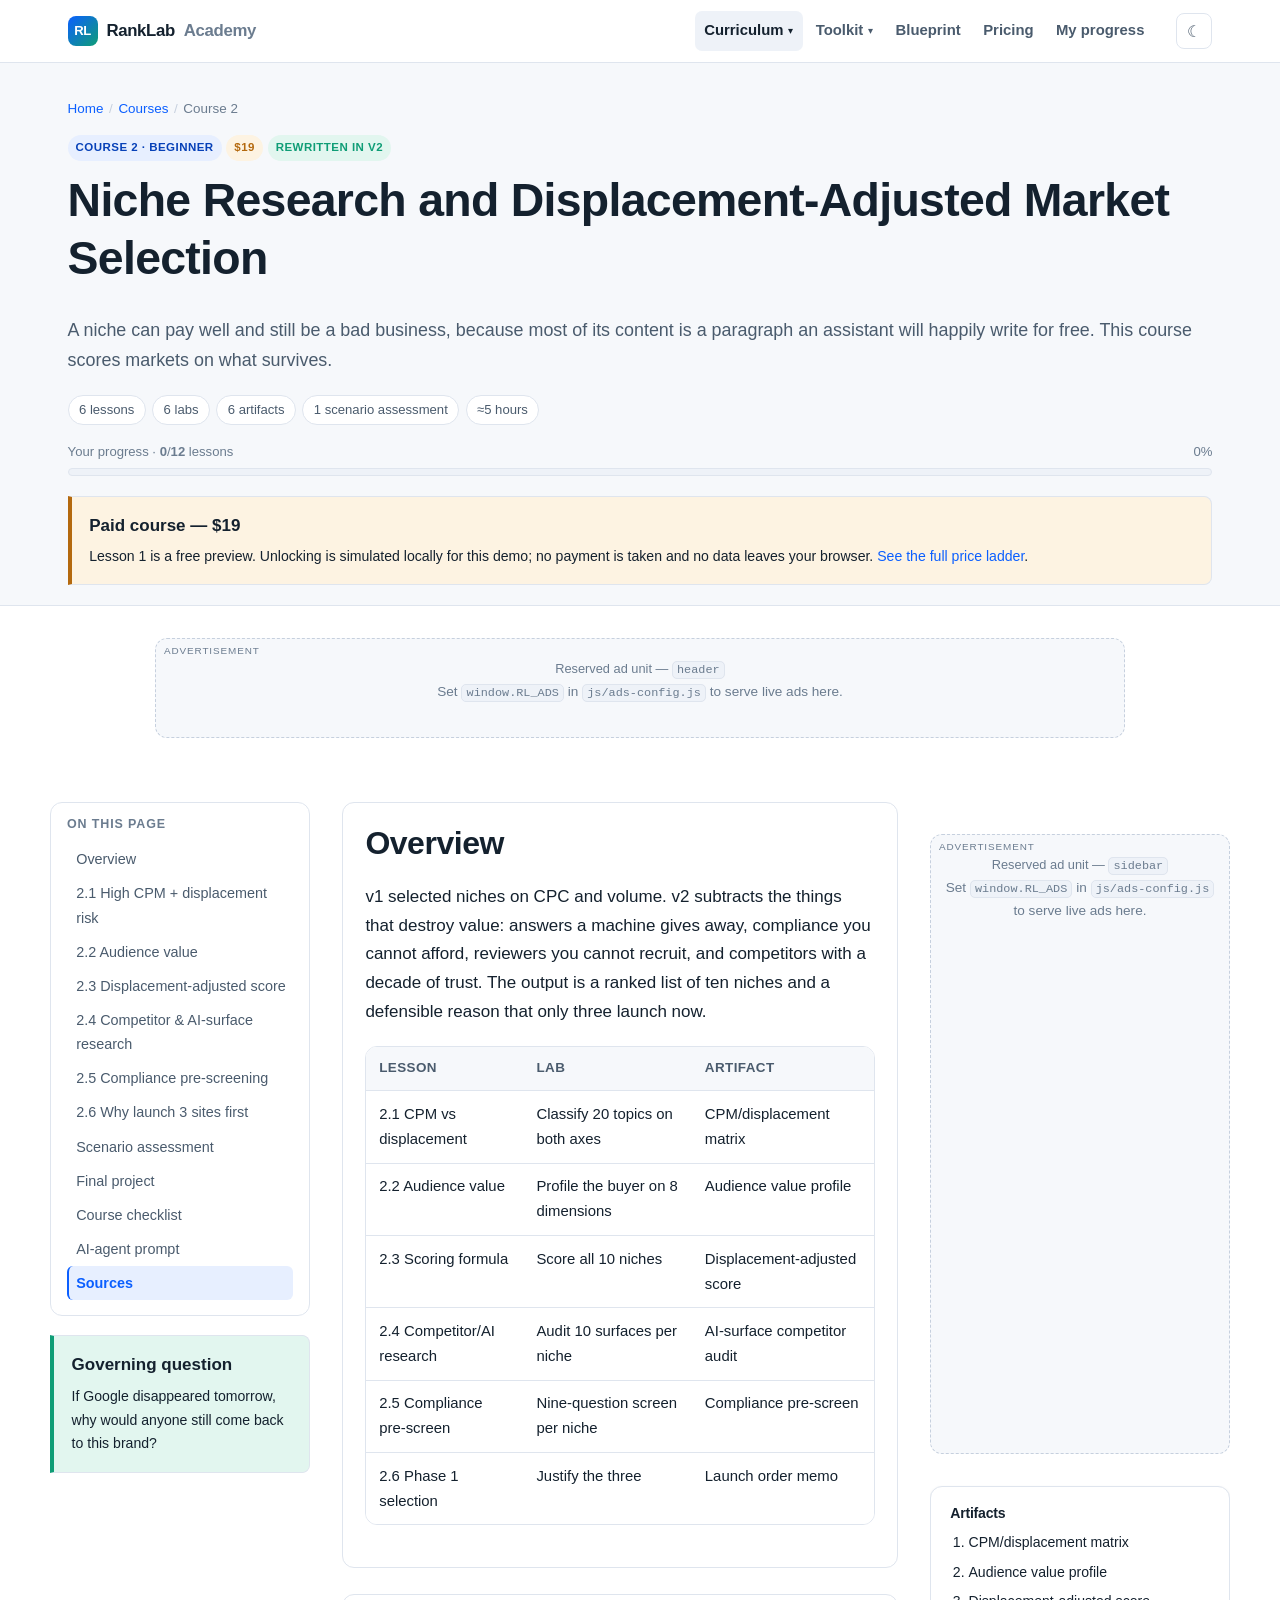
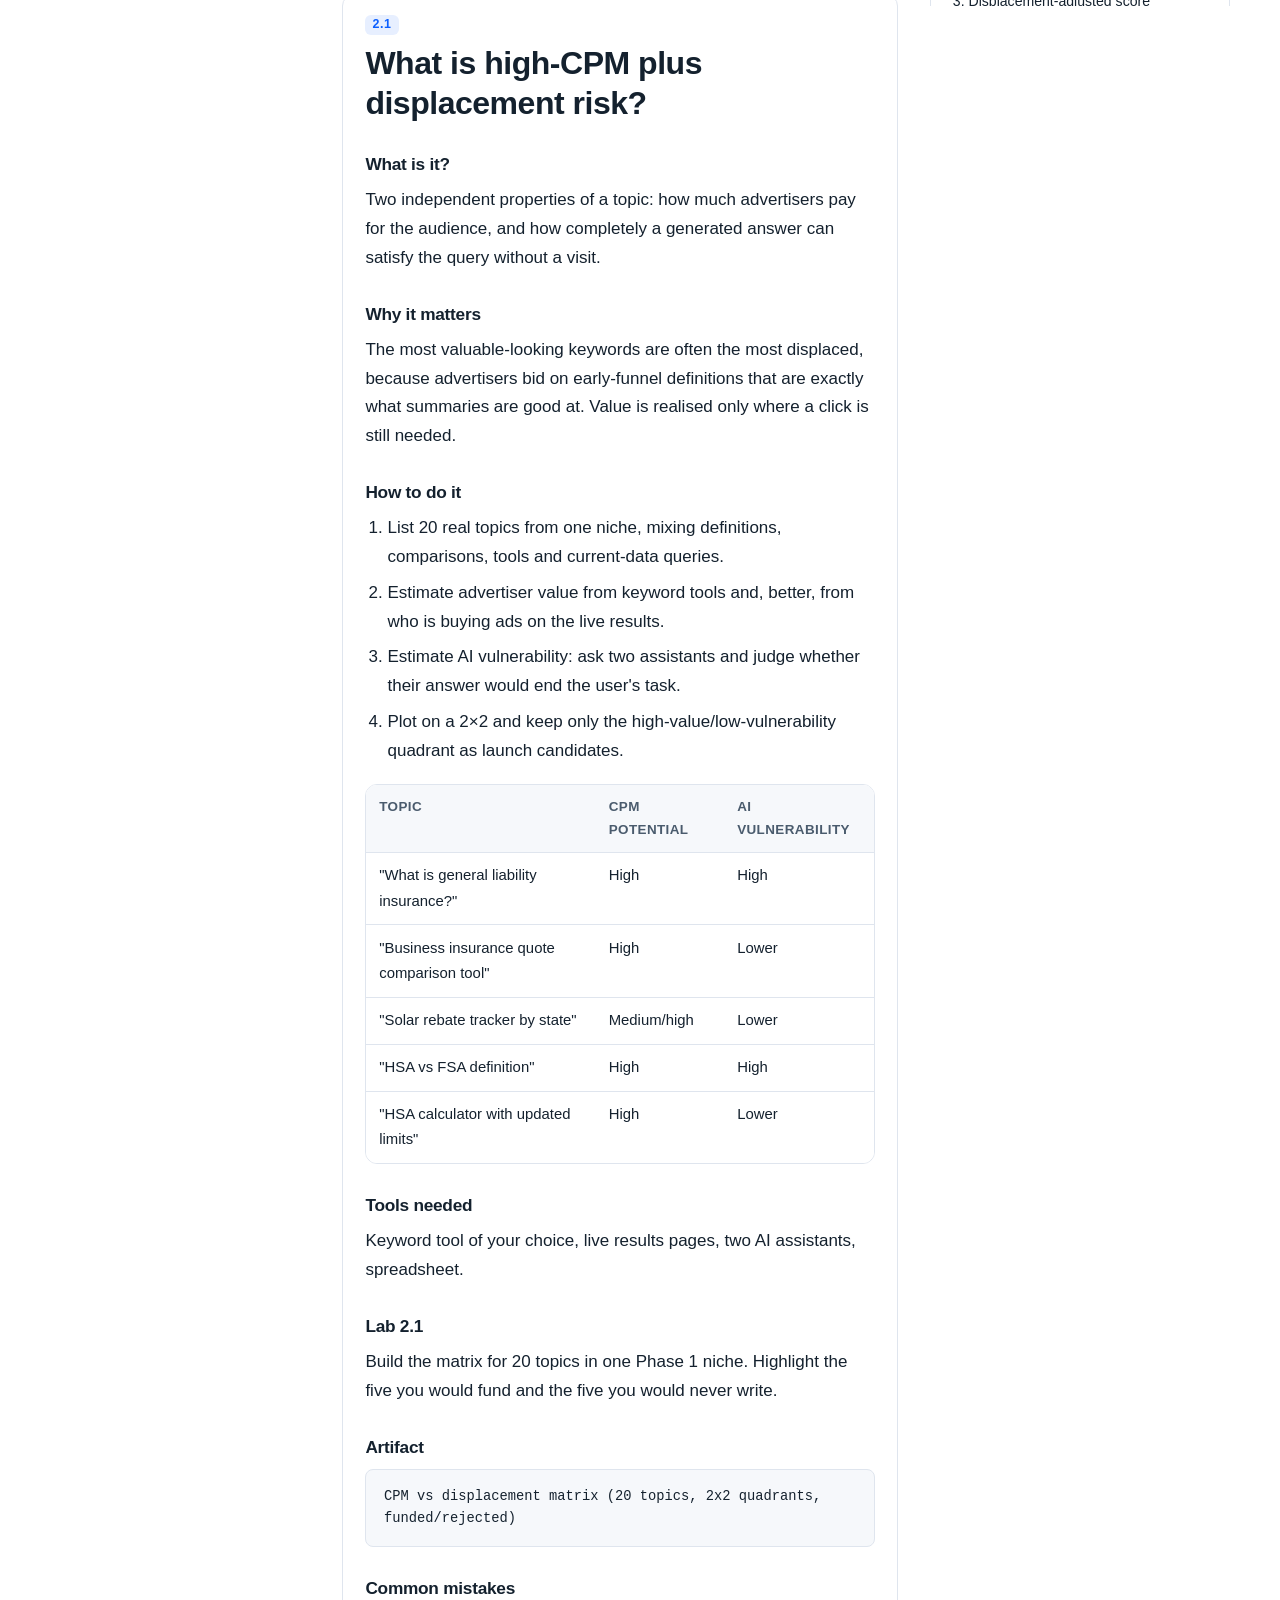
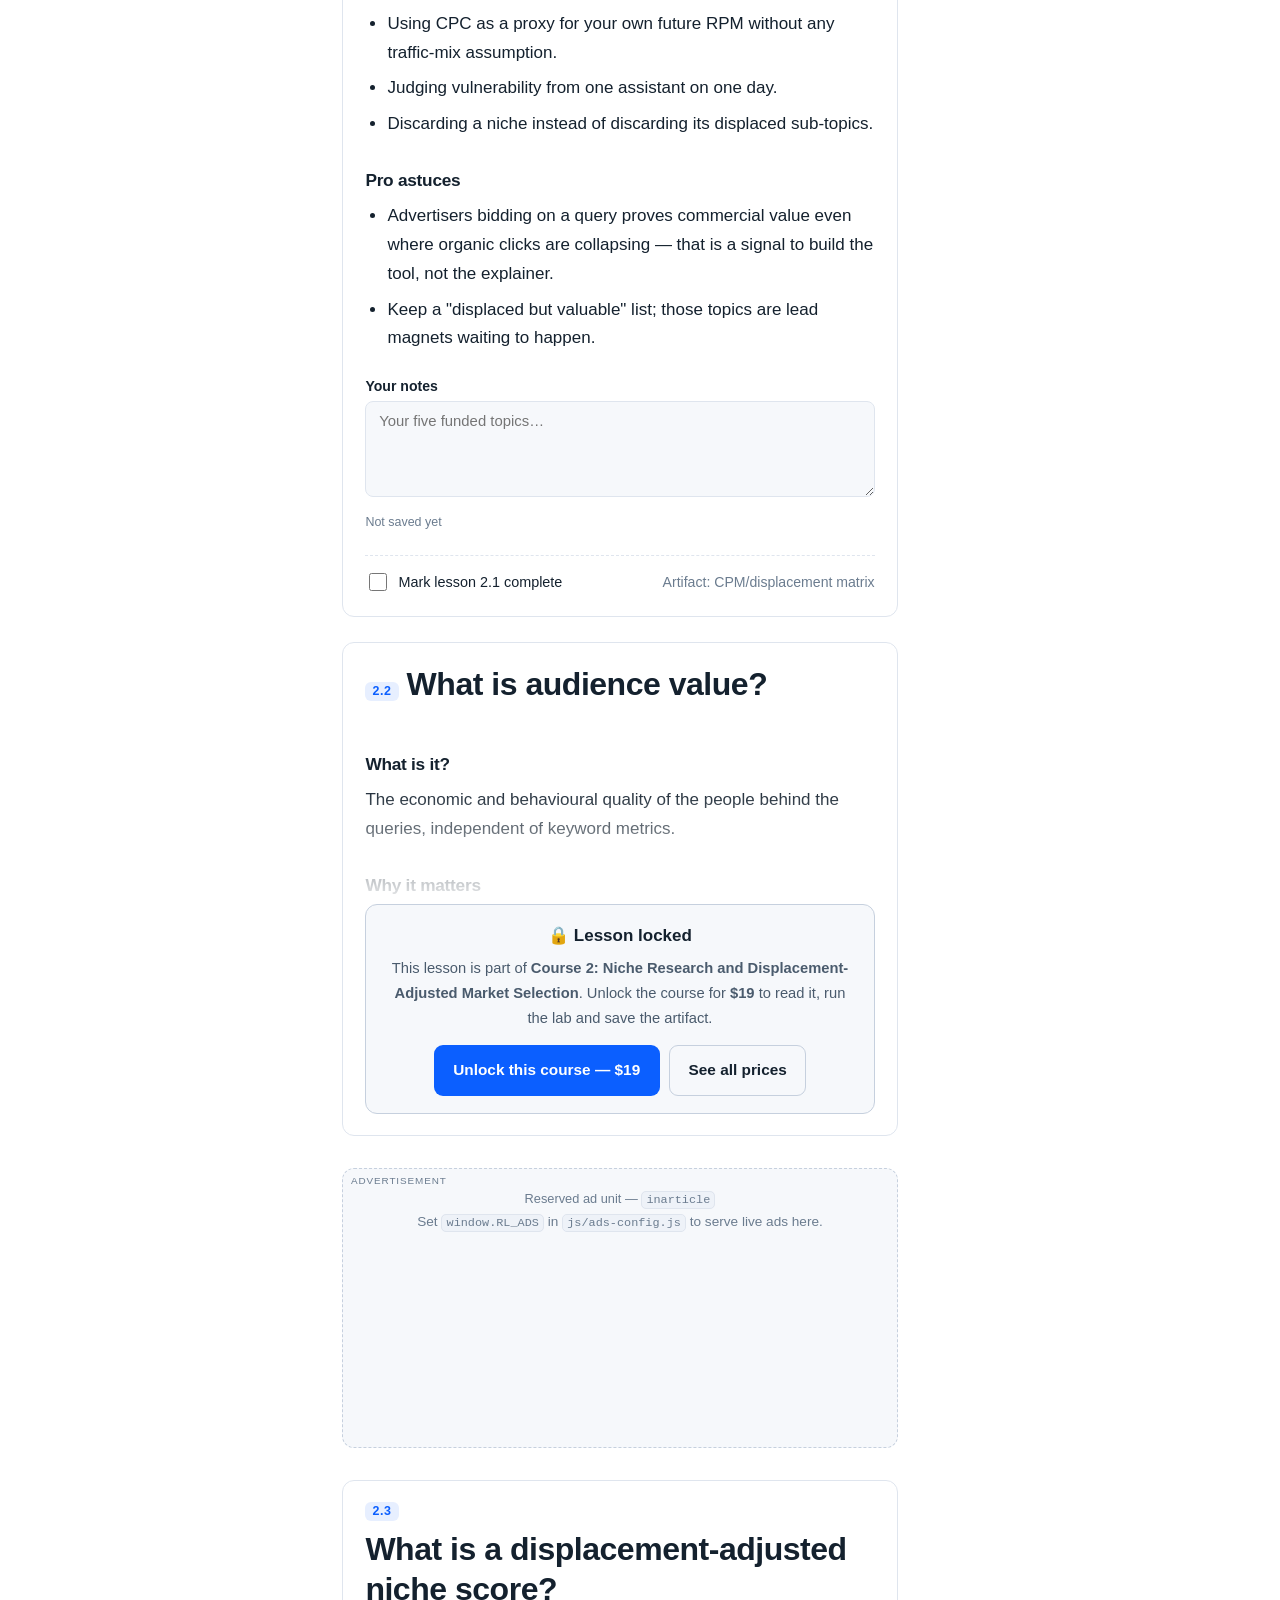
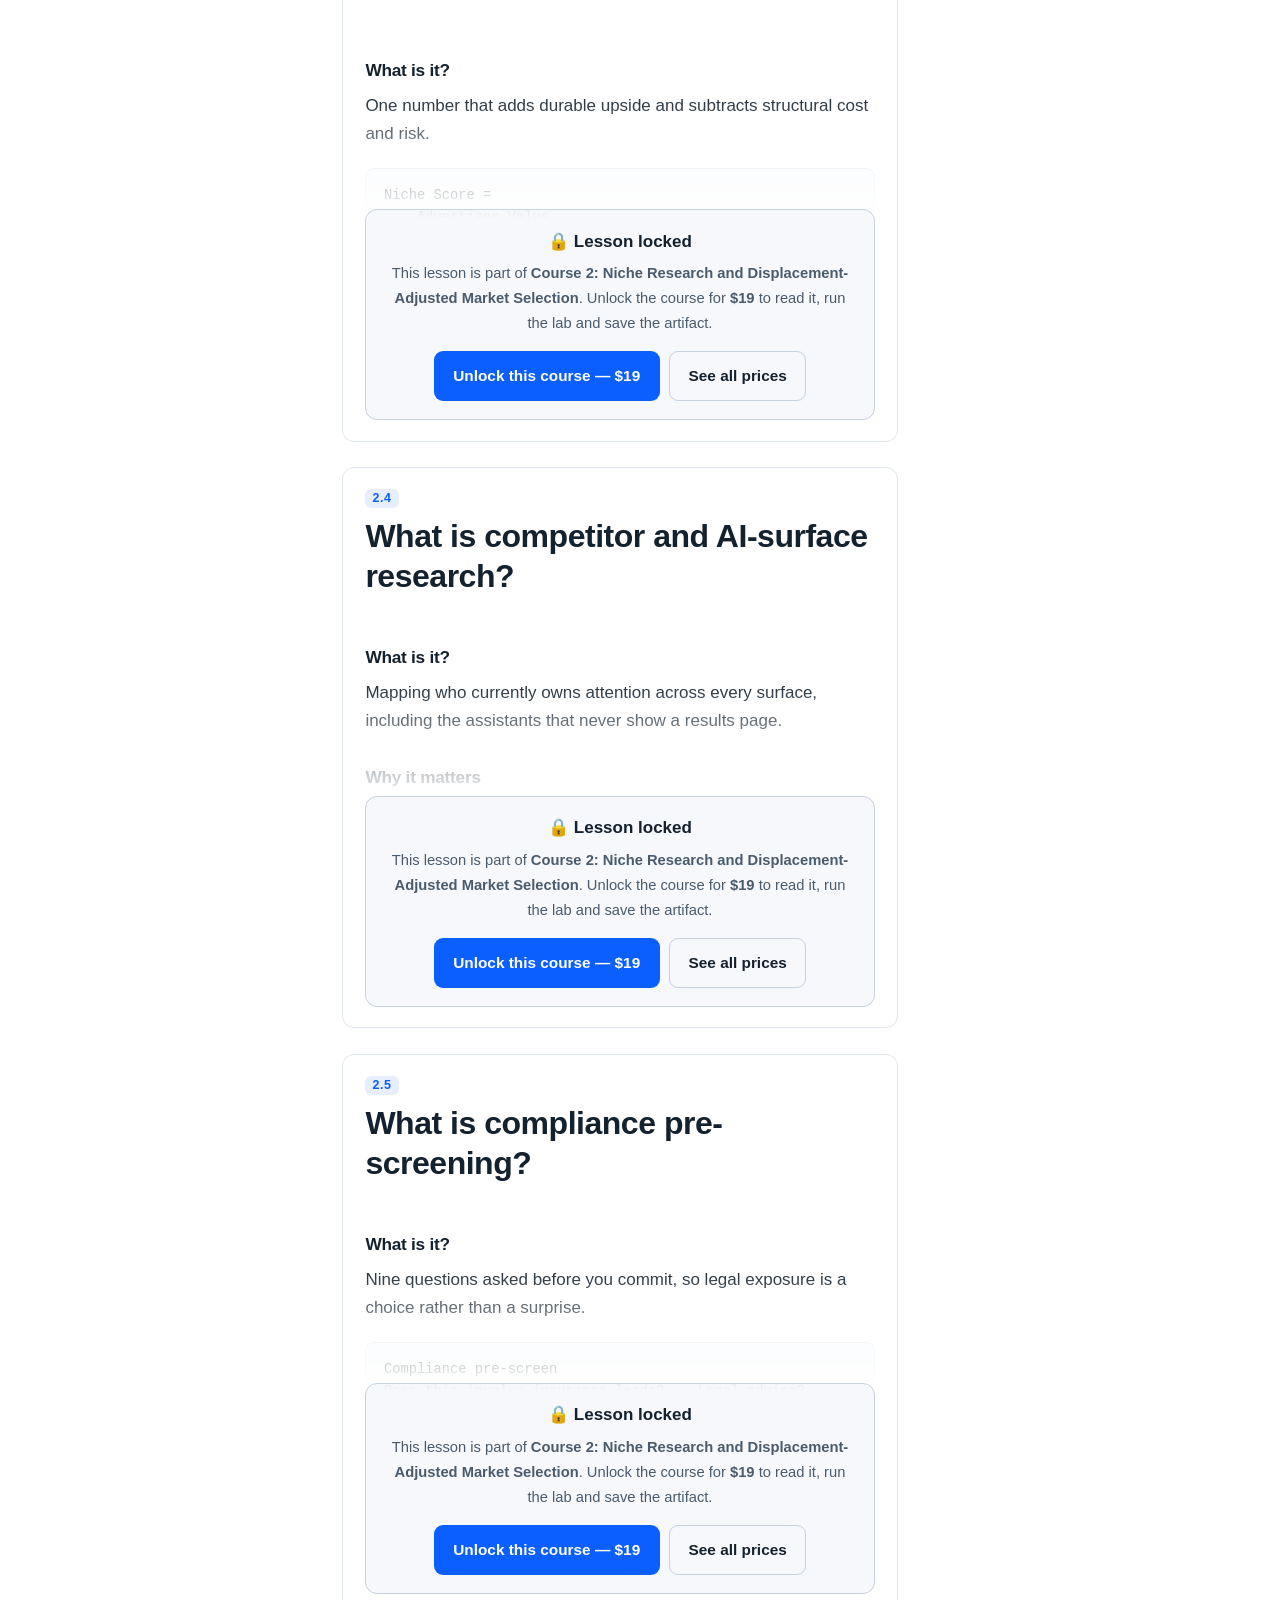
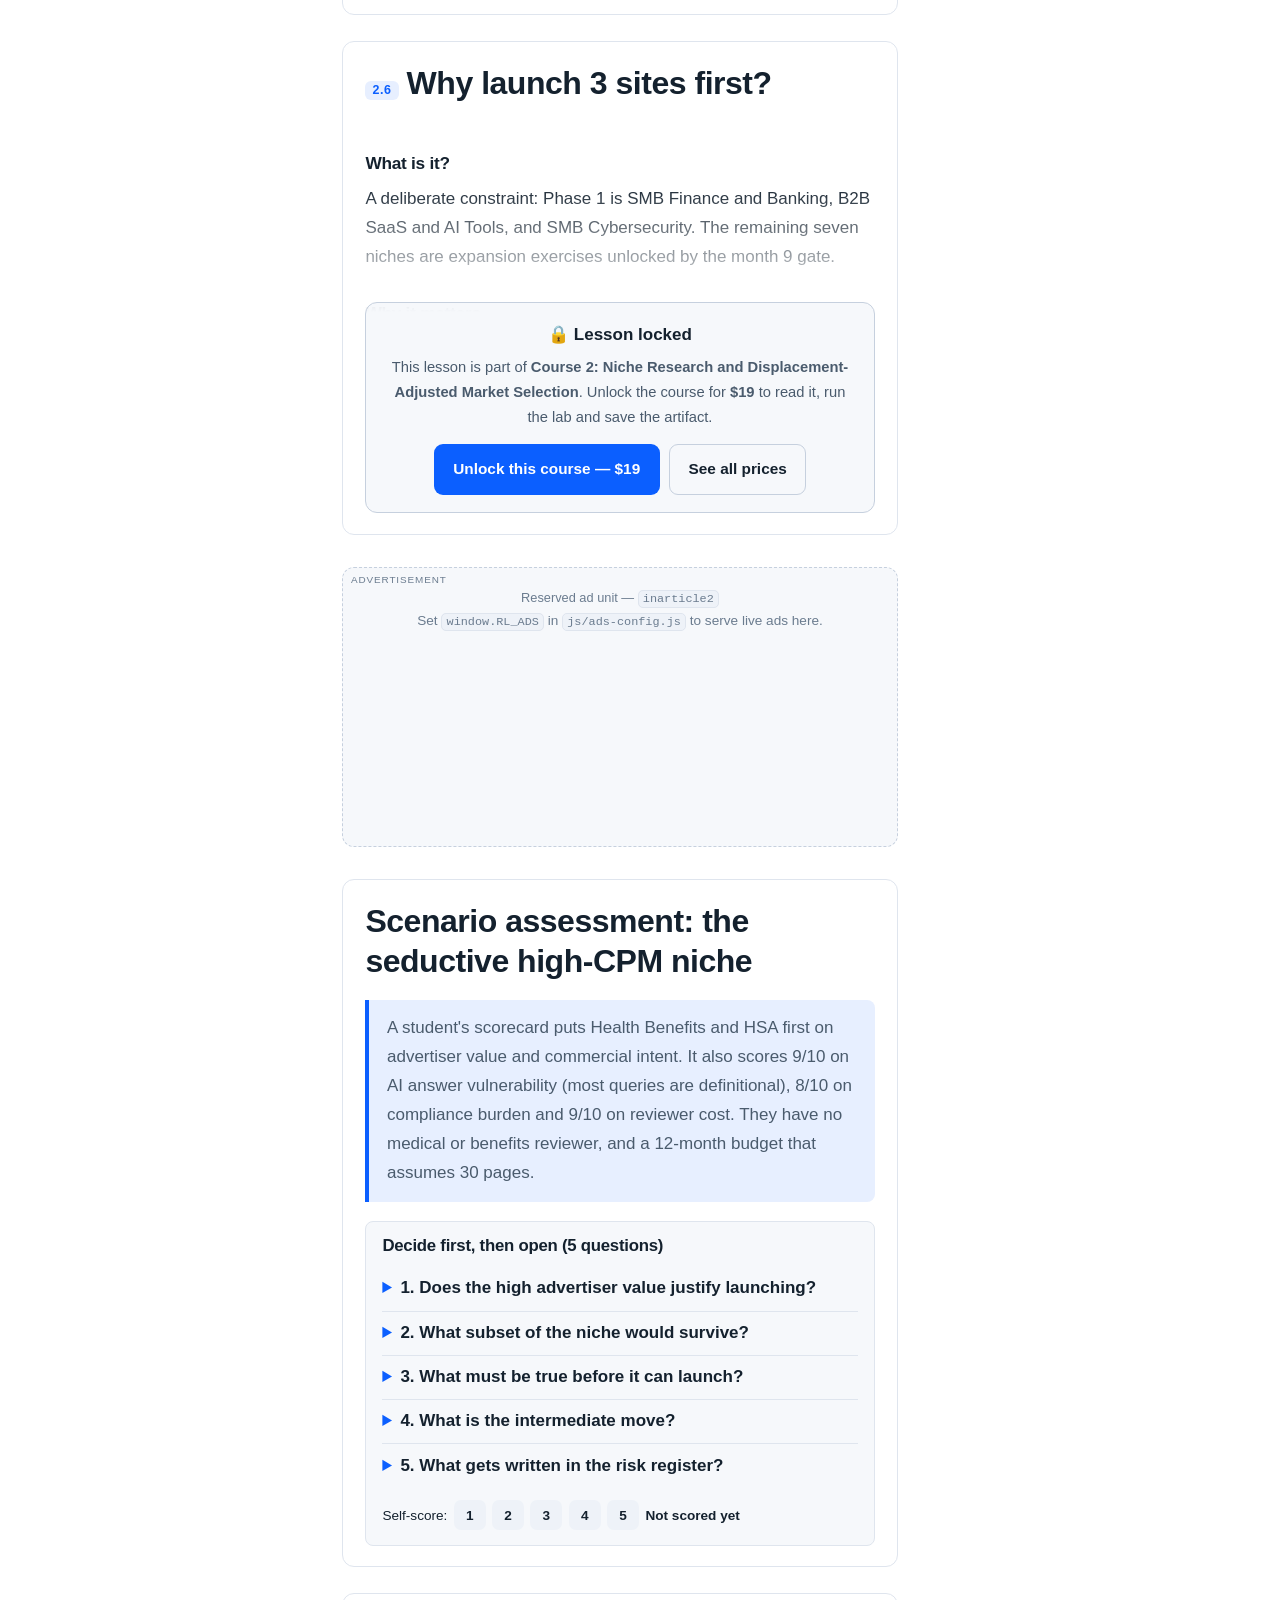
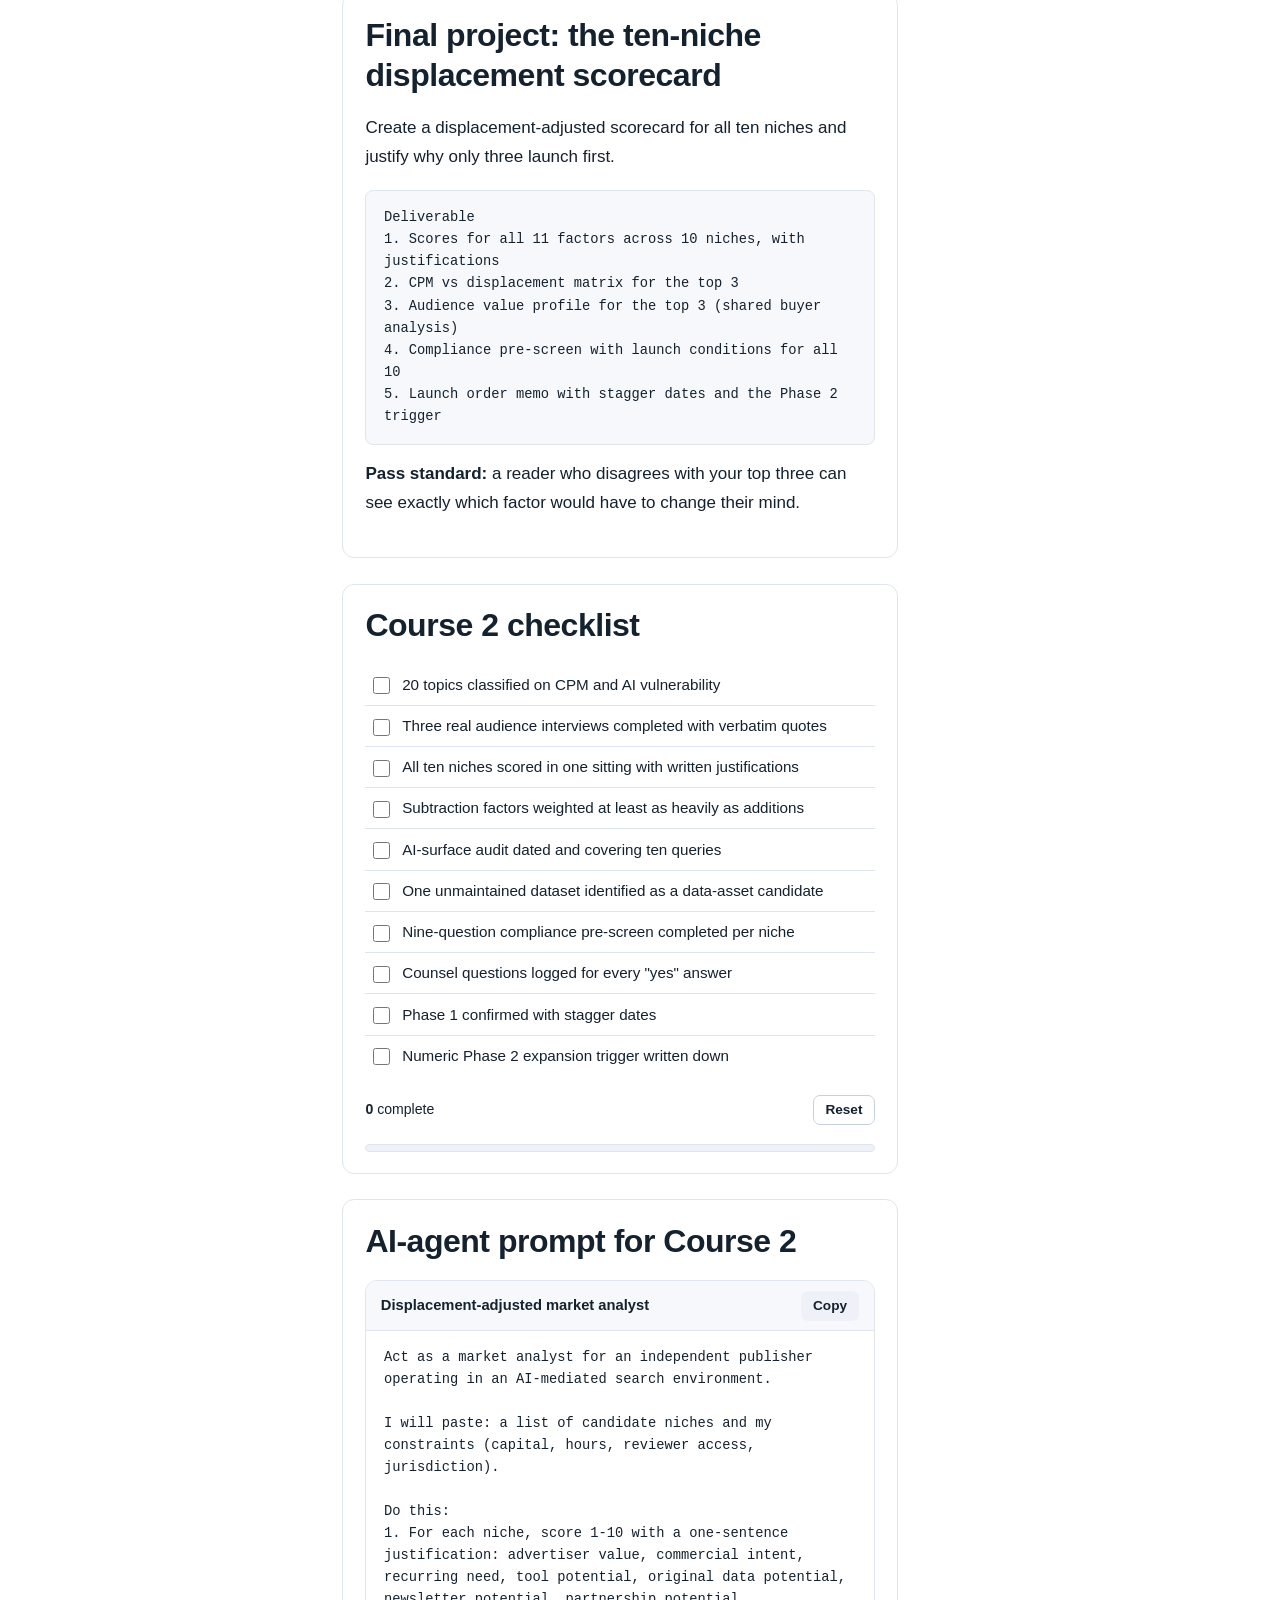
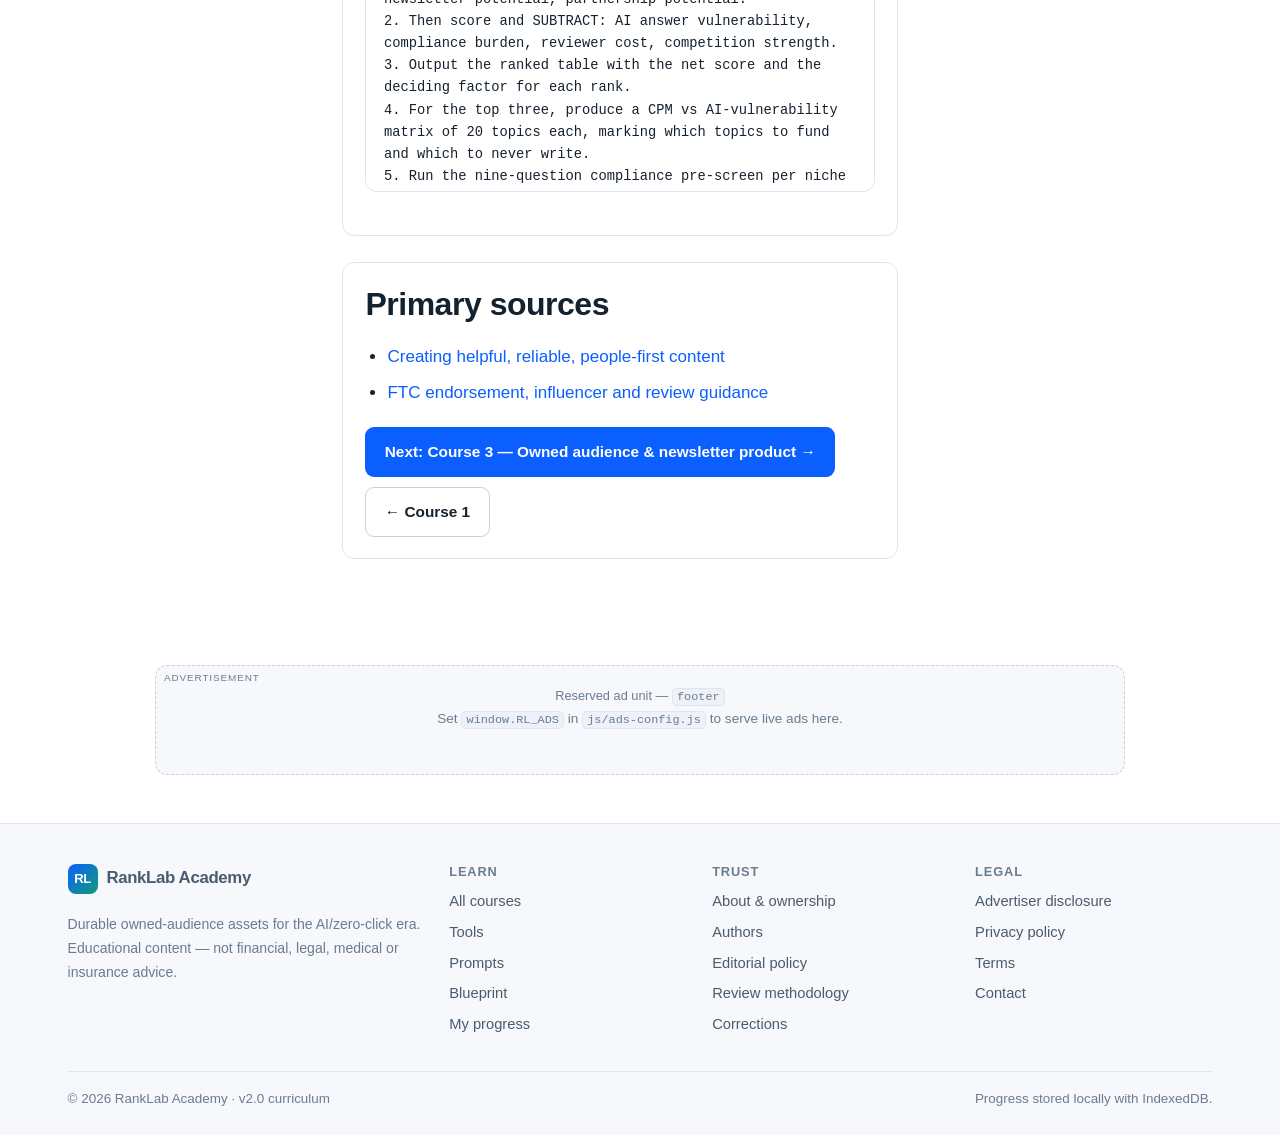
<file: courses/02-niche-displacement-scoring.html>
<!DOCTYPE html>
<html lang="en" data-theme="light">
<head>
<meta charset="utf-8">
<meta name="viewport" content="width=device-width, initial-scale=1">
<title>Course 2: Niche Research and Displacement-Adjusted Market Selection | RankLab Academy v2</title>
<meta name="description" content="Score niches on advertiser value minus AI-answer vulnerability, compliance burden and reviewer cost. Build the displacement-adjusted niche score and justify launching only three sites first.">
<link rel="canonical" href="02-niche-displacement-scoring.html">
<meta name="robots" content="index, follow, max-image-preview:large">
<meta property="og:type" content="article">
<meta property="og:title" content="Course 2 — Niche Research and Displacement-Adjusted Market Selection">
<meta property="og:description" content="High CPM is not enough. Six lessons on scoring markets for durability, not just advertiser value.">
<link rel="icon" href="../favicon.svg" type="image/svg+xml">
<link rel="stylesheet" href="../css/style.css">
<script src="../js/head.js"></script>
<script src="../js/ads-config.js" defer></script>
<script src="../js/megamenu.js" defer></script>
<script src="../js/db.js" defer></script>
<script src="../js/app.js" defer></script>
<script src="../js/course.js" defer></script>
<script src="../js/access.js" defer></script>
<script type="application/ld+json">
{
  "@context": "https://schema.org",
  "@graph": [
    { "@type": "Course", "name": "Niche Research and Displacement-Adjusted Market Selection",
      "description": "Scoring niches on advertiser value, commercial intent, tool and data potential, minus AI-answer vulnerability, compliance burden, reviewer cost and competition.",
      "url": "https://ranklab-academy.pages.dev/courses/02-niche-displacement-scoring.html",
      "provider": { "@type": "EducationalOrganization", "name": "RankLab Academy", "url": "https://ranklab-academy.pages.dev/" },
      "isAccessibleForFree": true, "educationalLevel": "Beginner",
      "hasCourseInstance": { "@type": "CourseInstance", "courseMode": "online", "courseWorkload": "PT5H" } },
    { "@type": "BreadcrumbList", "itemListElement": [
      { "@type": "ListItem", "position": 1, "name": "Home", "item": "https://ranklab-academy.pages.dev/" },
      { "@type": "ListItem", "position": 2, "name": "Courses", "item": "https://ranklab-academy.pages.dev/courses/" },
      { "@type": "ListItem", "position": 3, "name": "Course 2" } ] }
  ]
}
</script>
</head>
<body data-course="course-02" data-tier="paid" data-price="$19">
<a class="skip-link" href="#main">Skip to content</a>

<header class="site-header">
  <div class="wrap header-inner">
    <a class="brand" href="../index.html"><span class="brand-mark">RL</span> RankLab <span class="muted">Academy</span></a>
    <nav id="main-nav" class="main-nav" aria-label="Main">

      <div class="nav-item">
        <button class="nav-link mega-btn" type="button" aria-expanded="false" aria-controls="mega-curriculum">Curriculum <span class="chev" aria-hidden="true">▾</span></button>
        <div class="mega-panel" id="mega-curriculum">
          <div class="mega-inner">
            <div class="mega-col">
              <h3>Foundations</h3>
              <ul>
                <li><a class="mega-link" href="00-decision-economics.html"><span class="mega-num">0</span>Decision Economics <small>Free · cost model, kill criteria</small></a></li>
                <li><a class="mega-link" href="01-search-foundations-ai-era.html"><span class="mega-num">1</span>Search in the AI Era <small>Free · zero-click survival</small></a></li>
                <li><a class="mega-link" href="02-niche-displacement-scoring.html"><span class="mega-num">2</span>Niche Selection <small>$19 · displacement scoring</small></a></li>
                <li><a class="mega-link" href="03-owned-audience-newsletter.html"><span class="mega-num">3</span>Owned Audience <small>$29 · newsletter as product</small></a></li>
              </ul>
            </div>
            <div class="mega-col">
              <h3>Build &amp; optimise</h3>
              <ul>
                <li><a class="mega-link" href="04-architecture-cloudflare-legal.html"><span class="mega-num">4</span>Architecture &amp; Legal <small>$39 · Cloudflare, launch gate</small></a></li>
                <li><a class="mega-link" href="05-technical-seo-performance-ops.html"><span class="mega-num">5</span>Technical SEO &amp; Ops <small>$49 · Core Web Vitals, schema</small></a></li>
                <li><a class="mega-link" href="06-answer-engine-visibility.html"><span class="mega-num">6</span>Answer-Engine Visibility <small>$59 · citations, brand demand</small></a></li>
                <li><a class="mega-link" href="07-content-eeat-editorial-economics.html"><span class="mega-num">7</span>Content &amp; E-E-A-T <small>$69 · cost per asset</small></a></li>
              </ul>
            </div>
            <div class="mega-col">
              <h3>Grow &amp; monetise</h3>
              <ul>
                <li><a class="mega-link" href="08-onpage-cro-tool-ux.html"><span class="mega-num">8</span>On-Page &amp; Tool UX <small>$79 · money pages, CRO</small></a></li>
                <li><a class="mega-link" href="09-apis-analytics-ai-surface.html"><span class="mega-num">9</span>APIs &amp; Analytics <small>$99 · AI-surface measurement</small></a></li>
                <li><a class="mega-link" href="10-links-partnerships-digital-pr.html"><span class="mega-num">10</span>Links &amp; Digital PR <small>$119 · original data campaigns</small></a></li>
                <li><a class="mega-link" href="11-monetization-compliance-resilience.html"><span class="mega-num">11</span>Monetization <small>$149 · concentration limits</small></a></li>
                <li><a class="mega-link" href="12-capstone-3-site-portfolio.html"><span class="mega-num">12</span>Capstone Portfolio <small>$199 · pruning gates</small></a></li>
              </ul>
            </div>
            <div class="mega-col mega-feature">
              <h3>Start here</h3>
              <p>13 courses · 78 lessons · 78 artifacts. Every course uses one spine: 6 lessons, a lab each, a scenario assessment, a final project, a checklist and an AI-agent prompt.</p>
              <a class="btn btn-sm" href="index.html">View full curriculum</a>
            </div>
          </div>
          <div class="mega-foot"><div class="mega-foot-inner">
            <span>Rule 4 — launch 3 sites first; expand to 10 only after the gates pass.</span>
            <a href="../blueprint/index.html">See the 12-asset MVP →</a>
          </div></div>
        </div>
      </div>

      <div class="nav-item">
        <button class="nav-link mega-btn" type="button" aria-expanded="false" aria-controls="mega-toolkit">Toolkit <span class="chev" aria-hidden="true">▾</span></button>
        <div class="mega-panel" id="mega-toolkit">
          <div class="mega-inner">
            <div class="mega-col">
              <h3>Decide</h3>
              <ul>
                <li><a class="mega-link" href="../tools/unit-economics.html">Unit economics &amp; payback <small>12-month cost model</small></a></li>
                <li><a class="mega-link" href="../tools/niche-scorer.html">Niche scorer <small>Displacement-adjusted</small></a></li>
                <li><a class="mega-link" href="../tools/zero-click-scorecard.html">Zero-click survival scorecard</a></li>
                <li><a class="mega-link" href="../tools/pruning-scorecard.html">Portfolio pruning scorecard</a></li>
              </ul>
            </div>
            <div class="mega-col">
              <h3>Govern</h3>
              <ul>
                <li><a class="mega-link" href="../tools/claim-register.html">Claim verification register <small>90-day expiry</small></a></li>
                <li><a class="mega-link" href="../tools/risk-register.html">Risk register <small>10 categories</small></a></li>
                <li><a class="mega-link" href="../tools/reviewer-register.html">Reviewer register</a></li>
                <li><a class="mega-link" href="../tools/legal-question-sheet.html">Legal counsel question sheet</a></li>
              </ul>
            </div>
            <div class="mega-col">
              <h3>Measure &amp; build</h3>
              <ul>
                <li><a class="mega-link" href="../tools/revenue-rpm-calculator.html">Revenue &amp; RPM calculator</a></li>
                <li><a class="mega-link" href="../tools/ai-surface-tracker.html">AI-surface tracking sheet</a></li>
                <li><a class="mega-link" href="../tools/content-brief-builder.html">Content brief builder</a></li>
                <li><a class="mega-link" href="../tools/checklists.html">Launch checklists</a></li>
              </ul>
            </div>
            <div class="mega-col mega-feature">
              <h3>Everything stays local</h3>
              <p>Tools save to IndexedDB in your own browser. Nothing is uploaded. Export a JSON backup any time from your dashboard.</p>
              <a class="btn btn-sm btn-outline" href="../tools/index.html">All tools</a>
            </div>
          </div>
          <div class="mega-foot"><div class="mega-foot-inner">
            <span>Rule 1 — every platform or commercial claim expires after 90 days.</span>
            <a href="../resources/visual-assets.html">Image prompts &amp; screenshot SOPs →</a>
          </div></div>
        </div>
      </div>

      <a class="nav-link" href="../blueprint/index.html">Blueprint</a>
      <a class="nav-link" href="../pricing.html">Pricing</a>
      <a class="nav-link" href="../dashboard.html">My progress</a>
    </nav>

    <div class="header-actions">
      <button id="theme-toggle" class="icon-btn" type="button" aria-label="Switch theme">☾</button>
      <button id="nav-toggle" class="icon-btn nav-toggle" type="button" aria-expanded="false" aria-controls="main-nav" aria-label="Open menu">☰</button>
    </div>
  </div>
</header>

<main id="main">
<div class="page-head">
  <div class="wrap">
    <nav class="breadcrumbs" aria-label="Breadcrumb">
      <ol><li><a href="../index.html">Home</a></li><li><a href="index.html">Courses</a></li><li>Course 2</li></ol>
    </nav>
    <p class="mb-1"><span class="badge">Course 2 · Beginner</span> <span class="badge badge-warn">$19</span> <span class="badge badge-accent">Rewritten in v2</span></p>
    <h1>Niche Research and Displacement-Adjusted Market Selection</h1>
    <p class="lead">A niche can pay well and still be a bad business, because most of its content is a paragraph an assistant will happily write for free. This course scores markets on what survives.</p>
    <ul class="pill-row"><li>6 lessons</li><li>6 labs</li><li>6 artifacts</li><li>1 scenario assessment</li><li>≈5 hours</li></ul>
    <div class="progress-label"><span>Your progress · <b data-course-done>0</b>/<b data-course-total>6</b> lessons</span><span data-course-pct>0%</span></div>
    <div class="progress" data-course-bar><i></i></div>
    <div class="mt-2" data-access-banner></div>
  </div>
</div>

<div class="wrap">
  <aside class="ad-slot ad-leaderboard" data-ad="header" data-ad-format="horizontal" aria-label="Advertisement"><div class="ad-inner"></div></aside>
</div>

<div class="wrap doc-layout">
  <aside class="doc-aside" aria-label="Course contents">
    <nav class="toc">
      <h2>On this page</h2>
      <ol>
        <li><a href="#overview">Overview</a></li>
        <li><a href="#lesson-1">2.1 High CPM + displacement risk</a></li>
        <li><a href="#lesson-2">2.2 Audience value</a></li>
        <li><a href="#lesson-3">2.3 Displacement-adjusted score</a></li>
        <li><a href="#lesson-4">2.4 Competitor &amp; AI-surface research</a></li>
        <li><a href="#lesson-5">2.5 Compliance pre-screening</a></li>
        <li><a href="#lesson-6">2.6 Why launch 3 sites first</a></li>
        <li><a href="#scenario">Scenario assessment</a></li>
        <li><a href="#project">Final project</a></li>
        <li><a href="#checklist">Course checklist</a></li>
        <li><a href="#prompt">AI-agent prompt</a></li>
        <li><a href="#sources">Sources</a></li>
      </ol>
    </nav>
    <div class="callout callout-tip mt-2"><strong class="callout-title">Governing question</strong><p class="mb-0 text-sm">If Google disappeared tomorrow, why would anyone still come back to this brand?</p></div>
  </aside>

  <article>
    <section id="overview" class="lesson">
      <h2 class="mt-0">Overview</h2>
      <p>v1 selected niches on CPC and volume. v2 subtracts the things that destroy value: answers a machine gives away, compliance you cannot afford, reviewers you cannot recruit, and competitors with a decade of trust. The output is a ranked list of ten niches and a defensible reason that only three launch now.</p>
      <div class="table-wrap"><table>
        <thead><tr><th>Lesson</th><th>Lab</th><th>Artifact</th></tr></thead>
        <tbody>
          <tr><td>2.1 CPM vs displacement</td><td>Classify 20 topics on both axes</td><td>CPM/displacement matrix</td></tr>
          <tr><td>2.2 Audience value</td><td>Profile the buyer on 8 dimensions</td><td>Audience value profile</td></tr>
          <tr><td>2.3 Scoring formula</td><td>Score all 10 niches</td><td>Displacement-adjusted score</td></tr>
          <tr><td>2.4 Competitor/AI research</td><td>Audit 10 surfaces per niche</td><td>AI-surface competitor audit</td></tr>
          <tr><td>2.5 Compliance pre-screen</td><td>Nine-question screen per niche</td><td>Compliance pre-screen</td></tr>
          <tr><td>2.6 Phase 1 selection</td><td>Justify the three</td><td>Launch order memo</td></tr>
        </tbody>
      </table></div>
    </section>

    <section id="lesson-1" class="lesson">
      <h2><span class="lesson-num">2.1</span> What is high-CPM plus displacement risk?</h2>
      <h3>What is it?</h3>
      <p>Two independent properties of a topic: how much advertisers pay for the audience, and how completely a generated answer can satisfy the query without a visit.</p>
      <h3>Why it matters</h3>
      <p>The most valuable-looking keywords are often the most displaced, because advertisers bid on early-funnel definitions that are exactly what summaries are good at. Value is realised only where a click is still needed.</p>
      <h3>How to do it</h3>
      <ol>
        <li>List 20 real topics from one niche, mixing definitions, comparisons, tools and current-data queries.</li>
        <li>Estimate advertiser value from keyword tools and, better, from who is buying ads on the live results.</li>
        <li>Estimate AI vulnerability: ask two assistants and judge whether their answer would end the user's task.</li>
        <li>Plot on a 2×2 and keep only the high-value/low-vulnerability quadrant as launch candidates.</li>
      </ol>
      <div class="table-wrap"><table>
        <caption class="sr-only">Worked examples of CPM potential versus AI vulnerability</caption>
        <thead><tr><th>Topic</th><th>CPM potential</th><th>AI vulnerability</th></tr></thead>
        <tbody>
          <tr><td>"What is general liability insurance?"</td><td>High</td><td>High</td></tr>
          <tr><td>"Business insurance quote comparison tool"</td><td>High</td><td>Lower</td></tr>
          <tr><td>"Solar rebate tracker by state"</td><td>Medium/high</td><td>Lower</td></tr>
          <tr><td>"HSA vs FSA definition"</td><td>High</td><td>High</td></tr>
          <tr><td>"HSA calculator with updated limits"</td><td>High</td><td>Lower</td></tr>
        </tbody>
      </table></div>
      <h3>Tools needed</h3>
      <p>Keyword tool of your choice, live results pages, two AI assistants, spreadsheet.</p>
      <h3>Lab 2.1</h3>
      <p>Build the matrix for 20 topics in one Phase 1 niche. Highlight the five you would fund and the five you would never write.</p>
      <h3>Artifact</h3>
      <pre><code>CPM vs displacement matrix (20 topics, 2x2 quadrants, funded/rejected)</code></pre>
      <h3>Common mistakes</h3>
      <ul><li>Using CPC as a proxy for your own future RPM without any traffic-mix assumption.</li><li>Judging vulnerability from one assistant on one day.</li><li>Discarding a niche instead of discarding its displaced sub-topics.</li></ul>
      <h3>Pro astuces</h3>
      <ul><li>Advertisers bidding on a query proves commercial value even where organic clicks are collapsing — that is a signal to build the tool, not the explainer.</li><li>Keep a "displaced but valuable" list; those topics are lead magnets waiting to happen.</li></ul>
      <div class="notes-box"><label class="text-sm" for="note-l1"><strong>Your notes</strong></label><textarea id="note-l1" data-note="lesson-1" placeholder="Your five funded topics…"></textarea><span class="notes-status">Not saved yet</span></div>
      <div class="lesson-foot"><label class="complete-toggle"><input type="checkbox" data-lesson-complete> Mark lesson 2.1 complete</label><span class="text-sm muted">Artifact: CPM/displacement matrix</span></div>
    </section>

    <section id="lesson-2" class="lesson">
      <h2><span class="lesson-num">2.2</span> What is audience value?</h2>
      <h3>What is it?</h3>
      <p>The economic and behavioural quality of the people behind the queries, independent of keyword metrics.</p>
      <h3>Why it matters</h3>
      <p>Two niches with identical CPC can differ tenfold in newsletter conversion and lifetime value. Audience value predicts owned-audience growth, which v2 treats as the real asset.</p>
      <h3>How to do it</h3>
      <ol>
        <li>Score the eight dimensions below from 1 to 5 using evidence, not vibes.</li>
        <li>Evidence sources: existing communities, paid products in the space, job titles, active newsletters, forum activity.</li>
        <li>Interview three people in the audience and record verbatim quotes about their recurring problems.</li>
        <li>Reject niches scoring low on "likelihood to subscribe" and "recurring need" even if CPM is high.</li>
      </ol>
      <pre><code>Audience value dimensions
Budget            Advertiser value
Urgency           Trust requirement
Recurring need    Likelihood to subscribe
Decision complexity   Likelihood to return</code></pre>
      <h3>Tools needed</h3>
      <p>Community platforms, competitor newsletters (subscribe to five), three interviews, spreadsheet.</p>
      <h3>Lab 2.2</h3>
      <p>Profile the buyer for each of the three Phase 1 niches. Note that all three share a buyer — the small-business operator — and write one sentence on how that reduces your research and newsletter costs.</p>
      <h3>Artifact</h3>
      <pre><code>Audience value profile per niche, with three verbatim quotes each</code></pre>
      <h3>Common mistakes</h3>
      <ul><li>Describing a demographic instead of a job and a budget.</li><li>Choosing an audience you cannot reach or credibly speak to.</li><li>Ignoring trust requirement, which drives reviewer cost later.</li></ul>
      <h3>Pro astuces</h3>
      <ul><li>Subscribe to competitor newsletters for a month; their recurring segments reveal proven return triggers.</li><li>If a paid product already exists for the audience, budget exists. That is stronger evidence than search volume.</li></ul>
      <div class="quiz" data-quiz="lesson-2">
        <h4>Knowledge check (3 questions)</h4>
        <details><summary>1. Why can two niches with equal CPC have very different value?</summary><p class="answer">Because subscription likelihood, recurring need and trust requirements differ, changing owned-audience growth and reviewer cost.</p></details>
        <details><summary>2. What evidence beats search volume?</summary><p class="answer">An existing paid product or a healthy paid newsletter in the space — proof that this audience spends money on information.</p></details>
        <details><summary>3. Why do the three Phase 1 sites share a buyer?</summary><p class="answer">Shared research, shared newsletter learning, shared sponsors and lower licensing exposure than mortgage, insurance or health.</p></details>
        <div class="self-score"><span>Self-score:</span>
          <button class="btn btn-sm btn-ghost" type="button" data-quiz-score="1">1</button>
          <button class="btn btn-sm btn-ghost" type="button" data-quiz-score="2">2</button>
          <button class="btn btn-sm btn-ghost" type="button" data-quiz-score="3">3</button>
          <strong data-quiz-out>Not scored yet</strong></div>
      </div>
      <div class="notes-box"><label class="text-sm" for="note-l2"><strong>Your notes</strong></label><textarea id="note-l2" data-note="lesson-2" placeholder="Best verbatim quote you collected…"></textarea><span class="notes-status">Not saved yet</span></div>
      <div class="lesson-foot"><label class="complete-toggle"><input type="checkbox" data-lesson-complete> Mark lesson 2.2 complete</label><span class="text-sm muted">Artifact: Audience value profile</span></div>
    </section>

    <aside class="ad-slot ad-inarticle" data-ad="inarticle" aria-label="Advertisement"><div class="ad-inner"></div></aside>

    <section id="lesson-3" class="lesson">
      <h2><span class="lesson-num">2.3</span> What is a displacement-adjusted niche score?</h2>
      <h3>What is it?</h3>
      <p>One number that adds durable upside and subtracts structural cost and risk.</p>
      <pre><code>Niche Score =
    Advertiser Value
  + Commercial Intent
  + Recurring Need
  + Tool Potential
  + Original Data Potential
  + Newsletter Potential
  + Partnership Potential
  - AI Answer Vulnerability
  - Compliance Burden
  - Reviewer Cost
  - Competition Strength</code></pre>
      <h3>Why it matters</h3>
      <p>It forces the trade-off into the open. Health benefits scores high on advertiser value and catastrophically on reviewer cost and compliance; SMB cybersecurity scores lower on CPM but high on tool potential and partnerships.</p>
      <h3>How to do it</h3>
      <ol>
        <li>Score each factor 1–10 with a written justification — a score without a sentence is noise.</li>
        <li>Weight the subtractions at least as heavily as the additions.</li>
        <li>Score all ten niches in one sitting so the scale stays consistent.</li>
        <li>Sanity-check: would you personally fund the top three with your own money?</li>
      </ol>
      <h3>Tools needed</h3>
      <p><a href="../tools/niche-scorer.html">Displacement-adjusted niche scorer</a>, your matrix from 2.1 and profiles from 2.2.</p>
      <h3>Lab 2.3</h3>
      <p>Score all ten academy niches. Publish the justification column. Then re-score the bottom niche as if you had unlimited reviewer budget and note how much of the score is really a resource constraint.</p>
      <h3>Artifact</h3>
      <pre><code>Displacement-adjusted scorecard for 10 niches with written justifications</code></pre>
      <h3>Common mistakes</h3>
      <ul><li>Scoring in isolation over several days, producing an inconsistent scale.</li><li>Under-weighting reviewer cost, the most common cause of stalled YMYL sites.</li><li>Scoring competition by domain metrics rather than by content quality and originality.</li></ul>
      <h3>Pro astuces</h3>
      <ul><li>Tool potential and original data potential are the two factors most predictive of survival. Break ties with them.</li><li>Record the score date. Re-score annually; markets and displacement both move.</li></ul>
      <div class="notes-box"><label class="text-sm" for="note-l3"><strong>Your notes</strong></label><textarea id="note-l3" data-note="lesson-3" placeholder="Top three and the deciding factor…"></textarea><span class="notes-status">Not saved yet</span></div>
      <div class="lesson-foot"><label class="complete-toggle"><input type="checkbox" data-lesson-complete> Mark lesson 2.3 complete</label><span class="text-sm muted">Artifact: Niche scorecard</span></div>
    </section>

    <section id="lesson-4" class="lesson">
      <h2><span class="lesson-num">2.4</span> What is competitor and AI-surface research?</h2>
      <h3>What is it?</h3>
      <p>Mapping who currently owns attention across every surface, including the assistants that never show a results page.</p>
      <h3>Why it matters</h3>
      <p>Your real competitors may be a forum, a vendor's documentation and a newsletter — not the sites in the top ten. And the brands assistants cite repeatedly are the ones you must out-originate.</p>
      <h3>How to do it</h3>
      <ol>
        <li>For ten priority queries, record: organic top five, AI summary sources, forum threads, videos, newsletters, competitor tools, comparison pages, data assets, communities.</li>
        <li>Note which competitors own a named tool or dataset — those are the durable positions.</li>
        <li>Record which brands get cited by assistants, and what format their cited page uses.</li>
        <li>Identify one gap you can own with original data within 90 days.</li>
      </ol>
      <pre><code>AI-surface competitor audit
Query | Platform | Brands cited | Format cited | Their tool/data asset |
Gap we can own | Evidence needed | Date</code></pre>
      <h3>Tools needed</h3>
      <p>Two assistants, browser, competitor newsletters, and the <a href="../tools/ai-surface-tracker.html">AI-surface tracking sheet</a>.</p>
      <h3>Lab 2.4</h3>
      <p>Audit ten queries in one niche and identify the single dataset nobody maintains. That dataset is a candidate for one of your two data assets.</p>
      <h3>Artifact</h3>
      <pre><code>AI-surface competitor audit with one 90-day data opportunity</code></pre>
      <h3>Common mistakes</h3>
      <ul><li>Benchmarking only against publishers, ignoring vendors and communities.</li><li>Copying a competitor's tool rather than finding the adjacent one nobody built.</li><li>Not dating the audit; citations change and undated notes mislead.</li></ul>
      <h3>Pro astuces</h3>
      <ul><li>If assistants cite the same three brands everywhere, look for the sub-topic where they cite nobody.</li><li>Vendor documentation is often the citation winner — beat it with independence and comparison, not with a rewrite.</li></ul>
      <div class="notes-box"><label class="text-sm" for="note-l4"><strong>Your notes</strong></label><textarea id="note-l4" data-note="lesson-4" placeholder="The dataset nobody maintains…"></textarea><span class="notes-status">Not saved yet</span></div>
      <div class="lesson-foot"><label class="complete-toggle"><input type="checkbox" data-lesson-complete> Mark lesson 2.4 complete</label><span class="text-sm muted">Artifact: AI-surface competitor audit</span></div>
    </section>

    <section id="lesson-5" class="lesson">
      <h2><span class="lesson-num">2.5</span> What is compliance pre-screening?</h2>
      <h3>What is it?</h3>
      <p>Nine questions asked before you commit, so legal exposure is a choice rather than a surprise.</p>
      <pre><code>Compliance pre-screen
Does this involve insurance leads?    Legal advice?
Mortgage leads?                       Tax advice?
Loan brokering?                       SMS/phone consent?
Health advice?                        EU/UK personal data?
                                      Affiliate disclosures?</code></pre>
      <h3>Why it matters</h3>
      <p>Lead generation in regulated verticals can require licensing; consent rules govern phone and SMS follow-up; EU/UK data brings its own obligations. Discovering this after building a lead funnel wastes the funnel.</p>
      <h3>How to do it</h3>
      <ol>
        <li>Answer all nine questions per niche with yes/no/unsure.</li>
        <li>For every yes, write the specific question you will take to counsel (Course 4 builds the sheet).</li>
        <li>Decide whether the niche can launch with advertising and affiliate revenue only, deferring lead-gen.</li>
        <li>Record the decision and a review date in the risk register.</li>
      </ol>
      <div class="callout callout-warn"><strong class="callout-title">Not legal advice</strong><p class="mb-0">This is a checklist for structuring questions to a qualified lawyer in your jurisdiction. It is not a substitute for counsel.</p></div>
      <h3>Tools needed</h3>
      <p><a href="../tools/legal-question-sheet.html">Legal counsel question sheet</a>, risk register, FTC endorsement guidance for disclosure obligations.</p>
      <h3>Lab 2.5</h3>
      <p>Pre-screen all ten niches. Produce a table showing which can launch immediately, which need counsel first, and which need counsel only before lead-gen.</p>
      <h3>Artifact</h3>
      <pre><code>Compliance pre-screen for 10 niches with launch conditions</code></pre>
      <h3>Common mistakes</h3>
      <ul><li>Assuming an affiliate model avoids all regulatory questions — disclosure obligations still apply.</li><li>Copying a competitor's disclaimers; you do not know whether theirs are compliant.</li><li>Answering "unsure" and moving on without logging the question.</li></ul>
      <h3>Pro astuces</h3>
      <ul><li>Sequence revenue: display and affiliate first, lead-gen after counsel. It de-risks launch without delaying it.</li><li>Bundle all your counsel questions into one paid hour rather than drip-feeding.</li></ul>
      <div class="notes-box"><label class="text-sm" for="note-l5"><strong>Your notes</strong></label><textarea id="note-l5" data-note="lesson-5" placeholder="Niches that need counsel first…"></textarea><span class="notes-status">Not saved yet</span></div>
      <div class="lesson-foot"><label class="complete-toggle"><input type="checkbox" data-lesson-complete> Mark lesson 2.5 complete</label><span class="text-sm muted">Artifact: Compliance pre-screen</span></div>
    </section>

    <section id="lesson-6" class="lesson">
      <h2><span class="lesson-num">2.6</span> Why launch 3 sites first?</h2>
      <h3>What is it?</h3>
      <p>A deliberate constraint: Phase 1 is SMB Finance and Banking, B2B SaaS and AI Tools, and SMB Cybersecurity. The remaining seven niches are expansion exercises unlocked by the month 9 gate.</p>
      <h3>Why it matters</h3>
      <p>Ten simultaneous sites means ten newsletters, ten reviewer relationships and ten refresh backlogs, funded by one person's attention. Three sites with a shared buyer share research, sponsors, tooling and SOPs — and can each reach a real MVP.</p>
      <div class="table-wrap"><table>
        <thead><tr><th>Reason</th><th>Effect</th></tr></thead>
        <tbody>
          <tr><td>Same buyer: the small-business operator</td><td>Research, interviews and sponsors transfer between sites</td></tr>
          <tr><td>Less licensing exposure than mortgage/insurance/health</td><td>Faster launch, lower counsel cost</td></tr>
          <tr><td>Strong affiliate and SaaS ecosystem</td><td>Multiple revenue partners, easier concentration limits</td></tr>
          <tr><td>Easier newsletter cross-learning</td><td>One editorial engine, three briefs</td></tr>
          <tr><td>Cybersecurity adds high-value B2B intent</td><td>Sponsor and partnership upside</td></tr>
        </tbody>
      </table></div>
      <h3>How to do it</h3>
      <ol>
        <li>Confirm the three against your own scorecard — if your scores disagree, document why before overriding.</li>
        <li>Write the launch order and the staggered start dates (do not start three sites in the same week).</li>
        <li>Define shared infrastructure: one analytics account structure, one component library, one SOP set.</li>
        <li>Write the expansion trigger: which gate result unlocks site four.</li>
      </ol>
      <h3>Tools needed</h3>
      <p>Your scorecard, the Course 0 budget model, and a calendar.</p>
      <h3>Lab 2.6</h3>
      <p>Write a one-page launch order memo: three sites, stagger dates, shared infrastructure, and the numeric condition that unlocks Phase 2.</p>
      <h3>Artifact</h3>
      <pre><code>Phase 1/Phase 2 launch order memo</code></pre>
      <h3>Common mistakes</h3>
      <ul><li>Launching all three the same week and starving each of attention.</li><li>Treating Phase 2 as a promise rather than a conditional option.</li><li>Choosing three niches with different buyers, losing every shared advantage.</li></ul>
      <h3>Pro astuces</h3>
      <ul><li>Stagger by six to eight weeks; site two benefits from every mistake site one made.</li><li>Build the shared component library during site one — it is your compounding asset.</li></ul>
      <div class="notes-box"><label class="text-sm" for="note-l6"><strong>Your notes</strong></label><textarea id="note-l6" data-note="lesson-6" placeholder="Your stagger dates and expansion trigger…"></textarea><span class="notes-status">Not saved yet</span></div>
      <div class="lesson-foot"><label class="complete-toggle"><input type="checkbox" data-lesson-complete> Mark lesson 2.6 complete</label><span class="text-sm muted">Artifact: Launch order memo</span></div>
    </section>

    <aside class="ad-slot ad-inarticle" data-ad="inarticle2" aria-label="Advertisement"><div class="ad-inner"></div></aside>

    <section id="scenario" class="lesson">
      <h2>Scenario assessment: the seductive high-CPM niche</h2>
      <blockquote><p class="mb-0">A student's scorecard puts Health Benefits and HSA first on advertiser value and commercial intent. It also scores 9/10 on AI answer vulnerability (most queries are definitional), 8/10 on compliance burden and 9/10 on reviewer cost. They have no medical or benefits reviewer, and a 12-month budget that assumes 30 pages.</p></blockquote>
      <div class="quiz" data-quiz="scenario">
        <h4>Decide first, then open (5 questions)</h4>
        <details><summary>1. Does the high advertiser value justify launching?</summary><p class="answer">No. The subtractions exceed the additions: displaced content plus unaffordable review means most pages could not be published at the required standard.</p></details>
        <details><summary>2. What subset of the niche would survive?</summary><p class="answer">Tools and current-data assets — an HSA contribution calculator, an open-enrolment calendar, a benefits cost benchmark — all of which still need reviewer sign-off on the rules.</p></details>
        <details><summary>3. What must be true before it can launch?</summary><p class="answer">A contracted, credential-verified reviewer with agreed turnaround and rate, counsel input on disclaimers, and a budget that funds review at 2–4× standard page cost.</p></details>
        <details><summary>4. What is the intermediate move?</summary><p class="answer">Serve the same buyer from a lower-burden angle first: benefits administration software comparisons on the B2B SaaS site, which builds audience and reviewer relationships.</p></details>
        <details><summary>5. What gets written in the risk register?</summary><p class="answer">Reviewer/key-person risk with the leading indicator "reviewer capacity below 4 pages/month" and the trigger "pause new YMYL commissioning".</p></details>
        <div class="self-score"><span>Self-score:</span>
          <button class="btn btn-sm btn-ghost" type="button" data-quiz-score="1">1</button>
          <button class="btn btn-sm btn-ghost" type="button" data-quiz-score="2">2</button>
          <button class="btn btn-sm btn-ghost" type="button" data-quiz-score="3">3</button>
          <button class="btn btn-sm btn-ghost" type="button" data-quiz-score="4">4</button>
          <button class="btn btn-sm btn-ghost" type="button" data-quiz-score="5">5</button>
          <strong data-quiz-out>Not scored yet</strong></div>
      </div>
    </section>

    <section id="project" class="lesson">
      <h2>Final project: the ten-niche displacement scorecard</h2>
      <p>Create a displacement-adjusted scorecard for all ten niches and justify why only three launch first.</p>
      <pre><code>Deliverable
1. Scores for all 11 factors across 10 niches, with justifications
2. CPM vs displacement matrix for the top 3
3. Audience value profile for the top 3 (shared buyer analysis)
4. Compliance pre-screen with launch conditions for all 10
5. Launch order memo with stagger dates and the Phase 2 trigger</code></pre>
      <p><strong>Pass standard:</strong> a reader who disagrees with your top three can see exactly which factor would have to change their mind.</p>
    </section>

    <section id="checklist" class="lesson">
      <h2>Course 2 checklist</h2>
      <ul class="checklist" data-checklist="course-02-final">
        <li><input type="checkbox" id="c2-1" data-key="c2-1"><label for="c2-1">20 topics classified on CPM and AI vulnerability</label></li>
        <li><input type="checkbox" id="c2-2" data-key="c2-2"><label for="c2-2">Three real audience interviews completed with verbatim quotes</label></li>
        <li><input type="checkbox" id="c2-3" data-key="c2-3"><label for="c2-3">All ten niches scored in one sitting with written justifications</label></li>
        <li><input type="checkbox" id="c2-4" data-key="c2-4"><label for="c2-4">Subtraction factors weighted at least as heavily as additions</label></li>
        <li><input type="checkbox" id="c2-5" data-key="c2-5"><label for="c2-5">AI-surface audit dated and covering ten queries</label></li>
        <li><input type="checkbox" id="c2-6" data-key="c2-6"><label for="c2-6">One unmaintained dataset identified as a data-asset candidate</label></li>
        <li><input type="checkbox" id="c2-7" data-key="c2-7"><label for="c2-7">Nine-question compliance pre-screen completed per niche</label></li>
        <li><input type="checkbox" id="c2-8" data-key="c2-8"><label for="c2-8">Counsel questions logged for every "yes" answer</label></li>
        <li><input type="checkbox" id="c2-9" data-key="c2-9"><label for="c2-9">Phase 1 confirmed with stagger dates</label></li>
        <li><input type="checkbox" id="c2-10" data-key="c2-10"><label for="c2-10">Numeric Phase 2 expansion trigger written down</label></li>
      </ul>
      <div class="flex between"><span class="text-sm"><b data-checklist-count>0</b> complete</span><button class="btn btn-sm btn-outline" type="button" data-checklist-reset>Reset</button></div>
      <div class="progress mt-2" data-checklist-bar><i></i></div>
    </section>

    <section id="prompt" class="lesson">
      <h2>AI-agent prompt for Course 2</h2>
      <div class="prompt-block">
        <div class="prompt-head"><strong>Displacement-adjusted market analyst</strong><button class="btn btn-sm btn-ghost" type="button" data-copy="#p-c2">Copy</button></div>
        <pre id="p-c2"><code>Act as a market analyst for an independent publisher operating in an AI-mediated search environment.

I will paste: a list of candidate niches and my constraints (capital, hours, reviewer access, jurisdiction).

Do this:
1. For each niche, score 1-10 with a one-sentence justification: advertiser value, commercial intent, recurring need, tool potential, original data potential, newsletter potential, partnership potential.
2. Then score and SUBTRACT: AI answer vulnerability, compliance burden, reviewer cost, competition strength.
3. Output the ranked table with the net score and the deciding factor for each rank.
4. For the top three, produce a CPM vs AI-vulnerability matrix of 20 topics each, marking which topics to fund and which to never write.
5. Run the nine-question compliance pre-screen per niche and list the exact questions to take to counsel for every "yes".
6. Recommend a Phase 1 of three niches that share one buyer, with stagger dates and a numeric trigger for Phase 2.

Rules:
- Do not state CPC, RPM, licensing requirements or platform terms as facts. Output them as claim rows needing a primary source, with an owner and a 90-day expiry.
- Prefer tool and original-data opportunities over explainer topics.
- Flag any niche where launch should be advertising/affiliate only until counsel review.
Output as tables.</code></pre>
      </div>
    </section>

    <section id="sources" class="lesson">
      <h2>Primary sources</h2>
      <ul>
        <li><a href="https://developers.google.com/search/docs/fundamentals/creating-helpful-content" rel="noopener">Creating helpful, reliable, people-first content</a></li>
        <li><a href="https://www.ftc.gov/business-guidance/advertising-marketing/endorsements-influencers-reviews" rel="noopener">FTC endorsement, influencer and review guidance</a></li>
      </ul>
      <div class="btn-row mt-2">
        <a class="btn" href="03-owned-audience-newsletter.html">Next: Course 3 — Owned audience &amp; newsletter product →</a>
        <a class="btn btn-outline" href="01-search-foundations-ai-era.html">← Course 1</a>
      </div>
    </section>
  </article>

  <aside class="doc-aside doc-aside-right" aria-label="Sidebar">
    <div class="ad-slot ad-sidebar" data-ad="sidebar" aria-label="Advertisement"><div class="ad-inner"></div></div>
    <div class="card mt-2"><h3 class="mt-0 text-sm">Artifacts</h3><ol class="text-sm mb-0">
      <li>CPM/displacement matrix</li><li>Audience value profile</li><li>Displacement-adjusted score</li><li>AI-surface competitor audit</li><li>Compliance pre-screen</li><li>Launch order memo</li>
    </ol></div>
  </aside>
</div>

<div class="wrap">
  <aside class="ad-slot ad-footer" data-ad="footer" data-ad-format="horizontal" aria-label="Advertisement"><div class="ad-inner"></div></aside>
</div>
</main>

<footer class="site-footer">
  <div class="wrap">
    <div class="footer-grid">
      <div>
        <a class="brand" href="../index.html"><span class="brand-mark">RL</span> RankLab Academy</a>
        <p class="text-sm muted mt-2">Durable owned-audience assets for the AI/zero-click era. Educational content — not financial, legal, medical or insurance advice.</p>
      </div>
      <div><h3>Learn</h3><ul>
        <li><a href="index.html">All courses</a></li><li><a href="../tools/index.html">Tools</a></li><li><a href="../prompts/index.html">Prompts</a></li><li><a href="../blueprint/index.html">Blueprint</a></li><li><a href="../dashboard.html">My progress</a></li>
      </ul></div>
      <div><h3>Trust</h3><ul>
        <li><a href="../about.html">About &amp; ownership</a></li><li><a href="../authors.html">Authors</a></li><li><a href="../editorial-policy.html">Editorial policy</a></li><li><a href="../review-methodology.html">Review methodology</a></li><li><a href="../corrections.html">Corrections</a></li>
      </ul></div>
      <div><h3>Legal</h3><ul>
        <li><a href="../advertiser-disclosure.html">Advertiser disclosure</a></li><li><a href="../privacy-policy.html">Privacy policy</a></li><li><a href="../terms.html">Terms</a></li><li><a href="../contact.html">Contact</a></li>
      </ul></div>
    </div>
    <div class="footer-bottom">
      <span>© <span data-year>2026</span> RankLab Academy · v2.0 curriculum</span>
      <span>Progress stored locally with IndexedDB.</span>
    </div>
  </div>
</footer>
</body>
</html>
</file>
<file: css/style.css>
/* ==========================================================================
   RankLab Academy — Design System
   Goals: fast (no framework), CLS-safe ad slots, accessible, responsive.
   ========================================================================== */

:root {
  --bg: #ffffff;
  --bg-alt: #f6f8fb;
  --bg-soft: #eef2f8;
  --surface: #ffffff;
  --border: #dfe5ee;
  --border-strong: #c6d0de;
  --text: #14212e;
  --text-soft: #4a5b6d;
  --text-mute: #6b7c8f;
  --brand: #0b5fff;
  --brand-dark: #0741b8;
  --brand-soft: #e7efff;
  --accent: #0f9d76;
  --accent-soft: #e2f6ef;
  --warn: #b4690e;
  --warn-soft: #fdf3e2;
  --danger: #c0392b;
  --danger-soft: #fdeceb;
  --radius: 12px;
  --radius-sm: 8px;
  --shadow-sm: 0 1px 2px rgba(16, 32, 51, .06), 0 1px 3px rgba(16, 32, 51, .08);
  --shadow-md: 0 6px 24px rgba(16, 32, 51, .09);
  --maxw: 1180px;
  --font: "Inter", -apple-system, BlinkMacSystemFont, "Segoe UI", Roboto, Helvetica, Arial, sans-serif;
  --mono: ui-monospace, SFMono-Regular, Menlo, Consolas, "Liberation Mono", monospace;
}

[data-theme="dark"] {
  --bg: #0e1420;
  --bg-alt: #131b2a;
  --bg-soft: #182236;
  --surface: #141d2c;
  --border: #26334a;
  --border-strong: #35455f;
  --text: #eaf0f8;
  --text-soft: #b6c3d4;
  --text-mute: #8d9cb1;
  --brand: #6c9bff;
  --brand-dark: #a8c2ff;
  --brand-soft: #1b2942;
  --accent: #3ed3a3;
  --accent-soft: #14302a;
  --warn: #f0b357;
  --warn-soft: #2d2415;
  --danger: #ff8b7d;
  --danger-soft: #33201e;
  --shadow-sm: 0 1px 2px rgba(0, 0, 0, .4);
  --shadow-md: 0 8px 30px rgba(0, 0, 0, .45);
}

* { box-sizing: border-box; }

html { scroll-behavior: smooth; scroll-padding-top: 84px; -webkit-text-size-adjust: 100%; }

body {
  margin: 0;
  font-family: var(--font);
  font-size: 17px;
  line-height: 1.7;
  color: var(--text);
  background: var(--bg);
  -webkit-font-smoothing: antialiased;
}

img, svg, video { max-width: 100%; height: auto; }

a { color: var(--brand); text-decoration: none; }
a:hover { text-decoration: underline; }

h1, h2, h3, h4 { line-height: 1.25; margin: 0 0 .6em; font-weight: 700; letter-spacing: -.015em; }
h1 { font-size: clamp(1.9rem, 4.4vw, 2.9rem); }
h2 { font-size: clamp(1.45rem, 3vw, 2rem); margin-top: 2.2em; }
h3 { font-size: clamp(1.15rem, 2.2vw, 1.35rem); margin-top: 1.8em; }
h4 { font-size: 1.05rem; margin-top: 1.4em; }
p, ul, ol, table, pre, blockquote { margin: 0 0 1.1em; }
ul, ol { padding-left: 1.3em; }
li { margin-bottom: .4em; }
strong { font-weight: 650; }
small { font-size: .85rem; }

code {
  font-family: var(--mono);
  font-size: .88em;
  background: var(--bg-soft);
  border: 1px solid var(--border);
  padding: .1em .35em;
  border-radius: 5px;
}

pre {
  font-family: var(--mono);
  font-size: .86rem;
  line-height: 1.6;
  background: var(--bg-alt);
  border: 1px solid var(--border);
  border-radius: var(--radius-sm);
  padding: 1rem 1.1rem;
  overflow-x: auto;
  white-space: pre-wrap;
  word-break: break-word;
}
pre code { background: none; border: 0; padding: 0; font-size: 1em; }

blockquote {
  border-left: 4px solid var(--brand);
  background: var(--brand-soft);
  padding: .9rem 1.1rem;
  border-radius: 0 var(--radius-sm) var(--radius-sm) 0;
  color: var(--text-soft);
}

hr { border: 0; border-top: 1px solid var(--border); margin: 2.5rem 0; }

/* ---------- Layout ---------- */
.wrap { width: 100%; max-width: var(--maxw); margin: 0 auto; padding: 0 1.1rem; }
.wrap-narrow { max-width: 860px; }
.section { padding: 3rem 0; }
.section-alt { background: var(--bg-alt); border-top: 1px solid var(--border); border-bottom: 1px solid var(--border); }
.center { text-align: center; }
.muted { color: var(--text-mute); }
.lead { font-size: 1.12rem; color: var(--text-soft); }

.grid { display: grid; gap: 1.1rem; }
.grid-2 { grid-template-columns: repeat(auto-fit, minmax(280px, 1fr)); }
.grid-3 { grid-template-columns: repeat(auto-fit, minmax(255px, 1fr)); }
.grid-4 { grid-template-columns: repeat(auto-fit, minmax(215px, 1fr)); }

/* ---------- Skip link ---------- */
.skip-link {
  position: absolute; left: -9999px; top: 0; z-index: 999;
  background: var(--brand); color: #fff; padding: .7rem 1rem; border-radius: 0 0 8px 0;
}
.skip-link:focus { left: 0; }

/* ---------- Header ---------- */
.site-header {
  position: sticky; top: 0; z-index: 60;
  background: color-mix(in srgb, var(--bg) 92%, transparent);
  backdrop-filter: saturate(160%) blur(10px);
  border-bottom: 1px solid var(--border);
  /* Must stay visible: the mega-menu panel is absolutely positioned to this
     element. Any overflow:hidden here would clip the panel. */
  overflow: visible;
}
.header-inner { display: flex; align-items: center; gap: 1rem; min-height: 62px; }
.brand { display: flex; align-items: center; gap: .55rem; font-weight: 800; color: var(--text); font-size: 1.05rem; letter-spacing: -.02em; }
.brand:hover { text-decoration: none; }
.brand-mark {
  width: 30px; height: 30px; border-radius: 8px; flex: 0 0 30px;
  background: linear-gradient(135deg, var(--brand), var(--accent));
  color: #fff; display: grid; place-items: center; font-size: .82rem; font-weight: 800;
}
.brand-mark span { color: #fff; }
.main-nav { margin-left: auto; display: flex; align-items: center; gap: .2rem; }
/* Direct children only. Scoping with `>` stops these styles leaking into the
   mega-menu panels, where they used to override .btn colours and produce
   unreadable low-contrast buttons. */
.main-nav > a {
  color: var(--text-soft); padding: .45rem .6rem; border-radius: 7px; font-size: .93rem; font-weight: 550;
}
.main-nav > a:hover, .main-nav > a[aria-current="page"] { background: var(--bg-soft); color: var(--text); text-decoration: none; }
.header-actions { display: flex; align-items: center; gap: .4rem; margin-left: .4rem; }
.icon-btn {
  border: 1px solid var(--border); background: var(--surface); color: var(--text-soft);
  width: 36px; height: 36px; border-radius: 8px; cursor: pointer; display: grid; place-items: center; font-size: 1rem;
}
.icon-btn:hover { border-color: var(--border-strong); color: var(--text); }
.nav-toggle { display: none; }

@media (max-width: 940px) {
  .nav-toggle { display: grid; }
  .main-nav {
    position: absolute; top: 62px; left: 0; right: 0;
    flex-direction: column; align-items: stretch; gap: 0;
    background: var(--bg); border-bottom: 1px solid var(--border);
    padding: .5rem 1.1rem 1rem; box-shadow: var(--shadow-md);
    display: none;
  }
  .main-nav.open { display: flex; }
  .main-nav > a, .main-nav > .nav-item > .nav-link { padding: .7rem .4rem; border-bottom: 1px solid var(--border); border-radius: 0; }
  /* Long menus must scroll, not overflow off-screen. */
  .main-nav { max-height: calc(100vh - 62px); overflow-y: auto; overscroll-behavior: contain; }
}

/* ---------- Mega menu -----------------------------------------------------
   Each panel lives INSIDE its .nav-item, which is inside #main-nav. That one
   structural decision removes both classic mega-menu bug classes:

   1. POSITION BUGS — on desktop the panel is position:absolute and resolves
      against .site-header (position:sticky = a containing block), because
      .nav-item and .main-nav are both position:static. Placement is pure CSS
      (top:100%; left:0; right:0) so it stays correct on resize, zoom and RTL
      with no JS measurement. On mobile the panel is position:static inside the
      collapsible nav, so it behaves as a normal accordion and can never sit on
      top of the page body.
   2. HIDDEN-ELEMENT BUGS — "closed" is always the [hidden] attribute plus
      display:none. Never opacity:0, visibility:hidden, height:0 or off-screen
      positioning, so a closed panel cannot intercept clicks, trap focus or be
      announced by a screen reader. With no JS nothing is hidden at all.
--------------------------------------------------------------------------- */
.nav-item { position: static; display: flex; align-items: center; }

.main-nav .nav-link {
  display: inline-flex; align-items: center; gap: .3rem;
  color: var(--text-soft); padding: .45rem .6rem; border-radius: 7px;
  font-size: .93rem; font-weight: 550; font-family: inherit; line-height: 1.7;
  background: none; border: 0; cursor: pointer;
}
.main-nav .nav-link:hover,
.main-nav .nav-link[aria-expanded="true"],
.main-nav .nav-link[aria-current="page"] { background: var(--bg-soft); color: var(--text); text-decoration: none; }
.main-nav .nav-link:focus-visible { outline: 2px solid var(--brand); outline-offset: 2px; }
.mega-btn .chev { font-size: .7em; transition: transform .15s ease; }
.mega-btn[aria-expanded="true"] .chev { transform: rotate(180deg); }

/* Panel. `background-color` is a fully opaque token — never a color-mix or
   alpha value — so page content can never bleed through an open panel. */
.mega-panel {
  background-color: var(--bg);
  border-bottom: 1px solid var(--border);
}
.has-js .mega-panel {
  position: absolute; top: 100%; left: 0; right: 0; z-index: 70;
  background-color: var(--bg);
  box-shadow: var(--shadow-md);
  animation: megaIn .14s ease-out;
}
/* The entrance animation NEVER touches opacity or visibility. If an
   environment pauses or disables CSS animations (headless screenshotting,
   assistive tooling, print, reduced-motion), a keyframe starting at opacity:0
   would freeze the open panel permanently invisible — a hidden-element bug.
   Animating only `transform` means the worst case is a 6px offset: the panel
   is always readable and clickable. */
@keyframes megaIn { from { transform: translateY(-6px); } to { transform: none; } }

/* Closed state. `[hidden]` wins over everything, so the menu always fails
   CLOSED rather than failing open on top of the page content. */
[hidden] { display: none !important; }
.has-js .mega-panel { display: none; }
.has-js .mega-panel.is-open { display: block; }

.mega-inner {
  width: 100%; max-width: var(--maxw); margin: 0 auto; padding: 1.4rem 1.1rem 1.6rem;
  display: grid; grid-template-columns: repeat(4, minmax(0, 1fr)); gap: 1.4rem;
}
@media (max-width: 1060px) { .mega-inner { grid-template-columns: repeat(2, minmax(0, 1fr)); } }
.mega-col h3 {
  font-size: .72rem; text-transform: uppercase; letter-spacing: .08em;
  color: var(--text-mute); margin: 0 0 .6rem; font-weight: 700;
}
.mega-col ul { list-style: none; margin: 0; padding: 0; }
.mega-col li { margin: 0 0 .15rem; }
/* Scoped with .main-nav so these win over the generic `.main-nav a` rule. */
.main-nav .mega-link {
  display: block; padding: .38rem .5rem; border-radius: 7px;
  color: var(--text); font-size: .9rem; line-height: 1.4; font-weight: 500;
  border: 0; border-bottom: 0;
}
.main-nav .mega-link:hover { background: var(--bg-alt); text-decoration: none; color: var(--text); }
.main-nav .mega-link:focus-visible { outline: 2px solid var(--brand); outline-offset: -2px; }
.main-nav .mega-link small { display: block; color: var(--text-mute); font-size: .78rem; font-weight: 400; }
.main-nav .mega-link .mega-num { color: var(--brand); font-weight: 700; margin-right: .3rem; }
.mega-btn[data-section-active="true"] { color: var(--text); background: var(--bg-soft); }
/* Buttons inside a panel must keep their own palette, never the nav palette. */
.main-nav .mega-panel .btn { color: #fff; }
.main-nav .mega-panel .btn:hover { color: #fff; text-decoration: none; }
.main-nav .mega-panel .btn-outline,
.main-nav .mega-panel .btn-ghost { color: var(--text); }
.mega-feature {
  grid-column: span 1; background: var(--bg-alt); border: 1px solid var(--border);
  border-radius: var(--radius); padding: .9rem 1rem;
}
.mega-feature h3 { color: var(--text); font-size: .95rem; text-transform: none; letter-spacing: 0; }
.mega-feature p { font-size: .85rem; color: var(--text-soft); margin-bottom: .7rem; }
.mega-foot {
  border-top: 1px solid var(--border); background: var(--bg-alt);
}
.mega-foot-inner {
  max-width: var(--maxw); margin: 0 auto; padding: .7rem 1.1rem;
  display: flex; flex-wrap: wrap; gap: 1rem; justify-content: space-between;
  font-size: .84rem; color: var(--text-mute);
}

/* Mobile: panels become inline accordions INSIDE the collapsible nav, so they
   scroll with it and never overlay the page body. */
@media (max-width: 940px) {
  .nav-item { display: block; }
  .main-nav .nav-link { width: 100%; justify-content: space-between; padding: .7rem .4rem; border-radius: 0; border-bottom: 1px solid var(--border); }
  .has-js .mega-panel {
    position: static; box-shadow: none; animation: none;
    border-bottom: 1px solid var(--border); background-color: var(--bg-alt);
  }
  /* Without JS on a small screen the panels would make the header enormous,
     so they collapse into the nav flow rather than stacking over content. */
  .mega-panel { background-color: var(--bg-alt); }
  .mega-inner { grid-template-columns: 1fr; gap: .9rem; padding: .8rem .4rem 1rem; }
  .mega-foot-inner { padding: .6rem .4rem; }
}

/* ---------- Buttons ---------- */
.btn {
  display: inline-flex; align-items: center; justify-content: center; gap: .45rem;
  padding: .7rem 1.15rem; border-radius: 9px; font-weight: 600; font-size: .96rem;
  border: 1px solid transparent; cursor: pointer; background: var(--brand); color: #fff;
  transition: transform .06s ease, background .15s ease;
}
.btn:hover { background: var(--brand-dark); text-decoration: none; color: #fff; }
.btn:active { transform: translateY(1px); }
.btn-outline { background: transparent; color: var(--text); border-color: var(--border-strong); }
.btn-outline:hover { background: var(--bg-soft); color: var(--text); }
.btn-ghost { background: var(--bg-soft); color: var(--text); }
.btn-ghost:hover { background: var(--border); color: var(--text); }
.btn-sm { padding: .4rem .7rem; font-size: .85rem; border-radius: 7px; }
.btn-block { width: 100%; }
.btn-row { display: flex; flex-wrap: wrap; gap: .6rem; }

/* ---------- Cards ---------- */
.card {
  background: var(--surface); border: 1px solid var(--border); border-radius: var(--radius);
  padding: 1.15rem 1.2rem; box-shadow: var(--shadow-sm);
}
.card-link { display: block; color: inherit; }
.card-link:hover { text-decoration: none; border-color: var(--brand); box-shadow: var(--shadow-md); }
.card h3 { margin-top: 0; }
.card p:last-child { margin-bottom: 0; }
.card-head { display: flex; align-items: center; justify-content: space-between; gap: .6rem; }

.badge {
  display: inline-block; font-size: .72rem; font-weight: 700; letter-spacing: .04em; text-transform: uppercase;
  padding: .2rem .5rem; border-radius: 999px; background: var(--brand-soft); color: var(--brand-dark);
}
.badge-accent { background: var(--accent-soft); color: var(--accent); }
.badge-warn { background: var(--warn-soft); color: var(--warn); }
.badge-mute { background: var(--bg-soft); color: var(--text-mute); }

.pill-row { display: flex; flex-wrap: wrap; gap: .4rem; margin: 0 0 1rem; padding: 0; list-style: none; }
.pill-row li {
  margin: 0; font-size: .82rem; color: var(--text-soft);
  border: 1px solid var(--border); border-radius: 999px; padding: .18rem .65rem; background: var(--surface);
}

/* ---------- Hero ---------- */
.hero {
  background:
    radial-gradient(900px 420px at 12% -10%, var(--brand-soft), transparent 60%),
    radial-gradient(700px 380px at 92% 0%, var(--accent-soft), transparent 55%);
  border-bottom: 1px solid var(--border);
  padding: 3.2rem 0 2.6rem;
}
.hero h1 { margin-bottom: .5rem; }
.hero .lead { max-width: 62ch; }
.hero-grid { display: grid; grid-template-columns: 1.25fr .75fr; gap: 2rem; align-items: center; }
@media (max-width: 900px) { .hero-grid { grid-template-columns: 1fr; } }
.stat-grid { display: grid; grid-template-columns: repeat(2, 1fr); gap: .8rem; }
.stat { background: var(--surface); border: 1px solid var(--border); border-radius: var(--radius); padding: .9rem 1rem; }
.stat b { display: block; font-size: 1.5rem; line-height: 1.2; }
.stat span { font-size: .82rem; color: var(--text-mute); }

/* ---------- Tables ---------- */
.table-wrap { overflow-x: auto; margin: 0 0 1.3rem; border: 1px solid var(--border); border-radius: var(--radius); }
table { width: 100%; border-collapse: collapse; font-size: .93rem; margin: 0; background: var(--surface); }
th, td { text-align: left; padding: .65rem .8rem; border-bottom: 1px solid var(--border); vertical-align: top; }
th { background: var(--bg-alt); font-weight: 650; font-size: .84rem; text-transform: uppercase; letter-spacing: .03em; color: var(--text-soft); }
tbody tr:last-child td { border-bottom: 0; }
tbody tr:hover { background: var(--bg-alt); }

/* ---------- Callouts ---------- */
.callout {
  border: 1px solid var(--border); border-left: 4px solid var(--brand);
  background: var(--bg-alt); border-radius: 0 var(--radius-sm) var(--radius-sm) 0;
  padding: .95rem 1.1rem; margin: 0 0 1.3rem;
}
.callout > :last-child { margin-bottom: 0; }
.callout-title { display: block; font-weight: 700; margin-bottom: .3rem; }
.callout-tip { border-left-color: var(--accent); background: var(--accent-soft); }
.callout-warn { border-left-color: var(--warn); background: var(--warn-soft); }
.callout-danger { border-left-color: var(--danger); background: var(--danger-soft); }

/* ---------- Ad slots (reserved space = no layout shift) ---------- */
.ad-slot {
  display: block; margin: 2rem auto; text-align: center; position: relative;
  background: var(--bg-alt); border: 1px dashed var(--border-strong); border-radius: var(--radius);
  overflow: hidden; contain: layout paint;
}
.ad-slot::before {
  content: "Advertisement";
  position: absolute; top: 4px; left: 8px;
  font-size: .62rem; letter-spacing: .09em; text-transform: uppercase; color: var(--text-mute);
}
.ad-slot .ad-inner {
  display: grid; place-items: center; width: 100%; height: 100%;
  color: var(--text-mute); font-size: .8rem; padding: 1.2rem .8rem;
}
.ad-slot .ad-inner code { font-size: .74rem; }
/* Reserved heights: mobile-first, matched to common AdSense responsive sizes */
.ad-leaderboard { min-height: 110px; max-width: 970px; }
@media (min-width: 768px) { .ad-leaderboard { min-height: 100px; } }
.ad-rectangle { min-height: 260px; max-width: 336px; }
.ad-inarticle { min-height: 280px; max-width: 728px; }
.ad-sidebar { min-height: 620px; max-width: 300px; }
.ad-footer { min-height: 110px; max-width: 970px; margin-bottom: 0; }
.ad-slot ins { display: block; }

/* ---------- Article / course layout ---------- */
.page-head { padding: 2.2rem 0 1.2rem; border-bottom: 1px solid var(--border); background: var(--bg-alt); }
.breadcrumbs { font-size: .84rem; color: var(--text-mute); margin-bottom: .7rem; }
.breadcrumbs ol { list-style: none; padding: 0; margin: 0; display: flex; flex-wrap: wrap; gap: .35rem; }
.breadcrumbs li { margin: 0; }
.breadcrumbs li + li::before { content: "/"; margin-right: .35rem; color: var(--border-strong); }

.doc-layout { display: grid; grid-template-columns: 260px minmax(0, 1fr) 300px; gap: 2rem; padding: 2rem 0 3rem; align-items: start; }
@media (max-width: 1180px) { .doc-layout { grid-template-columns: 240px minmax(0, 1fr); } .doc-aside-right { display: none; } }
@media (max-width: 900px) { .doc-layout { grid-template-columns: 1fr; gap: 1rem; } }

.doc-aside { position: sticky; top: 78px; max-height: calc(100vh - 96px); overflow-y: auto; }
@media (max-width: 900px) { .doc-aside { position: static; max-height: none; } }
.toc { border: 1px solid var(--border); border-radius: var(--radius); padding: .9rem 1rem; background: var(--surface); font-size: .9rem; }
.toc h2 { font-size: .78rem; text-transform: uppercase; letter-spacing: .07em; color: var(--text-mute); margin: 0 0 .6rem; }
.toc ol { list-style: none; margin: 0; padding: 0; counter-reset: toc; }
.toc li { margin: 0; }
.toc a { display: block; padding: .3rem .45rem; border-radius: 6px; color: var(--text-soft); border-left: 2px solid transparent; }
.toc a:hover { background: var(--bg-alt); text-decoration: none; }
.toc a.active { color: var(--brand); background: var(--brand-soft); border-left-color: var(--brand); font-weight: 600; }
.toc .done::after { content: " ✓"; color: var(--accent); font-weight: 700; }

.lesson {
  border: 1px solid var(--border); border-radius: var(--radius); background: var(--surface);
  padding: 1.3rem 1.4rem; margin: 0 0 1.6rem;
}
.lesson > h2 { margin-top: 0; display: flex; align-items: baseline; gap: .5rem; flex-wrap: wrap; }
.lesson-num { font-size: .78rem; font-weight: 800; color: var(--brand); background: var(--brand-soft); border-radius: 6px; padding: .12rem .45rem; letter-spacing: .04em; }
.lesson h3 { font-size: 1.08rem; }
.lesson-foot {
  display: flex; flex-wrap: wrap; gap: .6rem; align-items: center; justify-content: space-between;
  margin-top: 1.2rem; padding-top: .9rem; border-top: 1px dashed var(--border);
}
.complete-toggle { display: inline-flex; align-items: center; gap: .5rem; font-size: .9rem; cursor: pointer; user-select: none; }
.complete-toggle input { width: 18px; height: 18px; accent-color: var(--accent); cursor: pointer; }
.complete-toggle.is-done { color: var(--accent); font-weight: 600; }

/* ---------- Locked (paid) lessons ----------------------------------------
   A locked lesson stays IN the document and in the accessibility tree. The
   body text is visually faded with a mask, never display:none, so crawlers
   and assistive tech still reach it and the page cannot "lose" content.
   Every control inside is given the real `disabled` attribute by access.js,
   so there is nothing invisible-but-clickable and no focus trap. */
.lesson.is-locked { position: relative; }
/* access.js moves the whole lesson body (everything except the <h2>) into a
   single .lesson-preview wrapper, and appends .lesson-gate AFTER it. Clipping
   the wrapper as one block gives a predictable 190px preview; clipping each
   child individually (the old rule) let a long lesson stay fully readable. */
.lesson.is-locked > .lesson-preview {
  -webkit-mask-image: linear-gradient(to bottom, #000 0, #000 60px, transparent 190px);
  mask-image: linear-gradient(to bottom, #000 0, #000 60px, transparent 190px);
  max-height: 190px; overflow: hidden; pointer-events: none; user-select: none;
}
.lesson.is-locked > .lesson-gate,
.lesson.is-locked > h2 { max-height: none; overflow: visible; pointer-events: auto; }

.lesson-gate {
  border: 1px solid var(--border-strong); border-radius: var(--radius);
  background: var(--bg-alt); padding: 1.1rem 1.2rem; margin-top: -.6rem;
  text-align: center;
}
.lesson-gate .gate-title {
  font-weight: 700; margin: 0 0 .3rem;
}
.lesson-gate .gate-title::before { content: "🔒 "; }
.lesson-gate .gate-copy { font-size: .92rem; color: var(--text-soft); margin: 0 0 .9rem; }
.lesson-gate .btn-row { justify-content: center; margin: 0; }

/* FAQ disclosure list — plain <details>, so it works with JS disabled and
   the answer text is always in the DOM for crawlers and assistive tech. */
.faq {
  border: 1px solid var(--border); border-radius: var(--radius-sm);
  background: var(--surface); padding: .75rem .95rem; margin-bottom: .6rem;
}
.faq > summary {
  cursor: pointer; font-weight: 600; font-size: .95rem; list-style: none;
  display: flex; justify-content: space-between; gap: 1rem; align-items: center;
}
.faq > summary::-webkit-details-marker { display: none; }
.faq > summary::after { content: "+"; color: var(--text-mute); font-weight: 700; font-size: 1.1rem; }
.faq[open] > summary::after { content: "−"; }
.faq > summary:focus-visible { outline: 2px solid var(--brand); outline-offset: 3px; border-radius: 4px; }
.faq > p { font-size: .92rem; color: var(--text-soft); margin: .6rem 0 0; }

/* Price ladder */
.price-grid { display: grid; grid-template-columns: repeat(auto-fit, minmax(220px, 1fr)); gap: 1rem; }
.price-card {
  background: var(--surface); border: 1px solid var(--border); border-radius: var(--radius);
  padding: 1.1rem 1.2rem; display: flex; flex-direction: column;
}
.price-card.is-free { border-color: var(--accent); box-shadow: 0 0 0 1px var(--accent) inset; }
.price-card.is-featured { border-color: var(--brand); box-shadow: 0 0 0 1px var(--brand) inset; }
.price-amount { font-size: 2rem; font-weight: 800; line-height: 1.1; letter-spacing: -.02em; }
.price-amount small { font-size: .8rem; font-weight: 500; color: var(--text-mute); display: block; }
.price-card ul { list-style: none; padding: 0; margin: .8rem 0; font-size: .9rem; }
.price-card li { padding-left: 1.3em; position: relative; }
.price-card li::before { content: "✓"; position: absolute; left: 0; color: var(--accent); font-weight: 700; }
.price-card .btn { margin-top: auto; }
.tier-badge { font-size: .7rem; font-weight: 700; letter-spacing: .05em; text-transform: uppercase; }

/* Notes widget */
.notes-box { margin-top: 1rem; }
.notes-box textarea {
  width: 100%; min-height: 96px; resize: vertical; font-family: var(--font); font-size: .93rem;
  padding: .7rem .8rem; border: 1px solid var(--border); border-radius: var(--radius-sm);
  background: var(--bg-alt); color: var(--text);
}
.notes-box textarea:focus { outline: 2px solid var(--brand); outline-offset: 1px; background: var(--surface); }
.notes-status { font-size: .78rem; color: var(--text-mute); }

/* Quiz */
.quiz { border: 1px solid var(--border); border-radius: var(--radius-sm); background: var(--bg-alt); padding: .9rem 1rem; }
.quiz h4 { margin-top: 0; }
.quiz details { border-bottom: 1px solid var(--border); padding: .45rem 0; }
.quiz details:last-of-type { border-bottom: 0; }
.quiz summary { cursor: pointer; font-weight: 600; }
.quiz summary::marker { color: var(--brand); }
.quiz .answer { margin: .5rem 0 .2rem; color: var(--text-soft); }
.self-score { display: flex; gap: .4rem; align-items: center; flex-wrap: wrap; margin-top: .8rem; font-size: .85rem; }

/* Progress */
.progress { height: 8px; border-radius: 999px; background: var(--bg-soft); overflow: hidden; border: 1px solid var(--border); }
.progress > i { display: block; height: 100%; width: 0%; background: linear-gradient(90deg, var(--brand), var(--accent)); transition: width .3s ease; }
.progress-label { font-size: .82rem; color: var(--text-mute); display: flex; justify-content: space-between; margin-bottom: .3rem; }

/* Figure placeholders (image prompt / screenshot SOP) */
.figure-ph { margin: 0 0 1.4rem; }
.figure-ph .ph-box {
  aspect-ratio: 16 / 9; width: 100%;
  border: 2px dashed var(--border-strong); border-radius: var(--radius);
  background:
    repeating-linear-gradient(45deg, var(--bg-alt), var(--bg-alt) 12px, var(--bg-soft) 12px, var(--bg-soft) 24px);
  display: grid; place-items: center; text-align: center; padding: 1rem; color: var(--text-mute);
}
.figure-ph .ph-box b { display: block; color: var(--text-soft); font-size: .95rem; }
.figure-ph figcaption { font-size: .84rem; color: var(--text-mute); margin-top: .5rem; }
.figure-ph details { margin-top: .5rem; border: 1px solid var(--border); border-radius: var(--radius-sm); padding: .5rem .7rem; background: var(--bg-alt); }
.figure-ph summary { cursor: pointer; font-size: .87rem; font-weight: 600; }

/* Prompt block */
.prompt-block { border: 1px solid var(--border); border-radius: var(--radius); overflow: hidden; margin: 0 0 1.4rem; background: var(--surface); }
.prompt-head { display: flex; align-items: center; justify-content: space-between; gap: .6rem; padding: .6rem .9rem; background: var(--bg-alt); border-bottom: 1px solid var(--border); }
.prompt-head strong { font-size: .92rem; }
.prompt-block pre { margin: 0; border: 0; border-radius: 0; background: var(--surface); max-height: 460px; overflow: auto; }

/* Checklists */
.checklist { list-style: none; padding: 0; margin: 0 0 1.2rem; }
.checklist li { display: flex; gap: .6rem; align-items: flex-start; padding: .45rem .2rem; border-bottom: 1px solid var(--border); margin: 0; }
.checklist li:last-child { border-bottom: 0; }
.checklist input[type="checkbox"] { margin-top: .35rem; width: 17px; height: 17px; accent-color: var(--accent); cursor: pointer; flex: 0 0 auto; }
.checklist label { cursor: pointer; font-size: .95rem; }
.checklist li.done label { color: var(--text-mute); text-decoration: line-through; }

/* Forms / tools */
.field { margin-bottom: .9rem; }
.field label { display: block; font-size: .88rem; font-weight: 600; margin-bottom: .3rem; }
.field .hint { font-size: .78rem; color: var(--text-mute); font-weight: 400; }
input[type="text"], input[type="number"], input[type="email"], input[type="url"], input[type="date"], select, textarea {
  width: 100%; padding: .6rem .7rem; font-size: .95rem; font-family: var(--font);
  border: 1px solid var(--border); border-radius: var(--radius-sm); background: var(--surface); color: var(--text);
}
input:focus, select:focus, textarea:focus { outline: 2px solid var(--brand); outline-offset: 1px; }
input[type="range"] { width: 100%; accent-color: var(--brand); }
.result-box { background: var(--brand-soft); border: 1px solid var(--brand); border-radius: var(--radius); padding: 1rem 1.1rem; }
.result-box .big { font-size: 2rem; font-weight: 800; line-height: 1.1; color: var(--brand-dark); }
.kpi-row { display: grid; grid-template-columns: repeat(auto-fit, minmax(140px, 1fr)); gap: .7rem; }
.kpi { background: var(--surface); border: 1px solid var(--border); border-radius: var(--radius-sm); padding: .7rem .8rem; }
.kpi b { display: block; font-size: 1.25rem; }
.kpi span { font-size: .78rem; color: var(--text-mute); }

/* Toast */
.toast {
  position: fixed; left: 50%; bottom: 22px; transform: translateX(-50%) translateY(16px);
  background: var(--text); color: var(--bg); padding: .6rem 1rem; border-radius: 999px;
  font-size: .88rem; box-shadow: var(--shadow-md); opacity: 0; pointer-events: none;
  transition: opacity .2s ease, transform .2s ease; z-index: 200;
}
.toast.show { opacity: 1; transform: translateX(-50%) translateY(0); }

/* Footer */
.site-footer { background: var(--bg-alt); border-top: 1px solid var(--border); padding: 2.5rem 0 1.5rem; margin-top: 3rem; font-size: .92rem; }
.footer-grid { display: grid; grid-template-columns: 1.5fr repeat(3, 1fr); gap: 1.6rem; }
@media (max-width: 800px) { .footer-grid { grid-template-columns: 1fr 1fr; } }
.site-footer h3 { font-size: .8rem; text-transform: uppercase; letter-spacing: .07em; color: var(--text-mute); margin: 0 0 .6rem; }
.site-footer ul { list-style: none; padding: 0; margin: 0; }
.site-footer li { margin-bottom: .35rem; }
.site-footer a { color: var(--text-soft); }
.footer-bottom { margin-top: 1.8rem; padding-top: 1rem; border-top: 1px solid var(--border); color: var(--text-mute); font-size: .84rem; display: flex; flex-wrap: wrap; gap: .8rem; justify-content: space-between; }

/* Utilities */
.mt-0 { margin-top: 0; } .mb-0 { margin-bottom: 0; } .mb-1 { margin-bottom: .6rem; } .mb-2 { margin-bottom: 1.2rem; }
.mt-2 { margin-top: 1.2rem; } .mt-3 { margin-top: 2rem; }
.flex { display: flex; gap: .6rem; flex-wrap: wrap; align-items: center; }
.between { justify-content: space-between; }
.sr-only { position: absolute; width: 1px; height: 1px; padding: 0; margin: -1px; overflow: hidden; clip: rect(0 0 0 0); white-space: nowrap; border: 0; }
.text-sm { font-size: .88rem; }

@media print {
  .site-header, .site-footer, .ad-slot, .doc-aside, .btn { display: none !important; }
}

@media (prefers-reduced-motion: reduce) {
  * { animation: none !important; transition: none !important; scroll-behavior: auto !important; }
}
</file>
